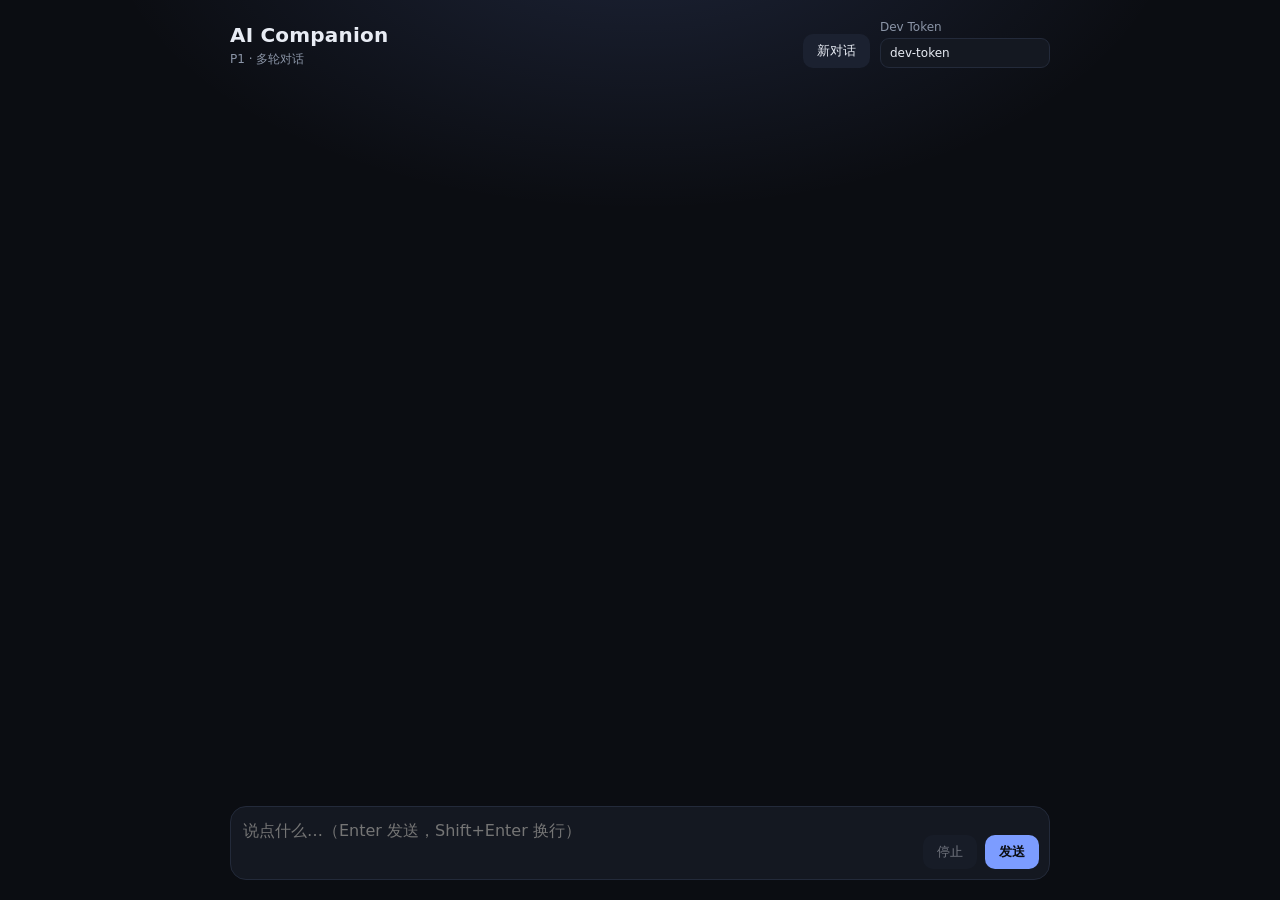
<file: web/index.html>
<!doctype html>
<html lang="zh-CN">
<head>
  <meta charset="utf-8" />
  <meta name="viewport" content="width=device-width, initial-scale=1" />
  <title>AI Companion · P1</title>
  <style>
    * { box-sizing: border-box; }

    :root {
      color-scheme: dark;
      --bg: #0b0d12;
      --panel: #141821;
      --panel-2: #1b2130;
      --border: #232a3a;
      --text: #e8ecf4;
      --muted: #8b95a7;
      --accent: #7c9cff;
      --user: #2a3550;
      --assistant: #171c27;
    }

    body {
      margin: 0;
      min-height: 100vh;
      background:
        radial-gradient(900px 500px at 50% -10%, rgba(124, 156, 255, 0.16), transparent 60%),
        var(--bg);
      color: var(--text);
      font-family: ui-sans-serif, system-ui, -apple-system, "Segoe UI", "PingFang SC",
        "Microsoft YaHei", sans-serif;
    }

    .app {
      max-width: 860px;
      height: 100vh;
      margin: 0 auto;
      padding: 20px;
      display: flex;
      flex-direction: column;
      gap: 14px;
    }

    header {
      display: flex;
      align-items: flex-end;
      justify-content: space-between;
      gap: 16px;
    }

    h1 {
      margin: 0;
      font-size: 20px;
      letter-spacing: 0.2px;
    }

    .status {
      margin: 4px 0 0;
      color: var(--muted);
      font-size: 12px;
    }

    .header-actions {
      display: flex;
      align-items: flex-end;
      gap: 10px;
    }

    .token {
      display: flex;
      flex-direction: column;
      gap: 4px;
      color: var(--muted);
      font-size: 12px;
      min-width: 150px;
    }

    .token input {
      width: 100%;
      padding: 7px 9px;
      border-radius: 9px;
      border: 1px solid var(--border);
      background: var(--panel);
      color: var(--text);
      font: inherit;
      font-size: 12px;
      outline: none;
    }

    .token input:focus { border-color: var(--accent); }

    .messages {
      flex: 1;
      overflow-y: auto;
      display: flex;
      flex-direction: column;
      gap: 10px;
      padding: 8px 4px;
      scroll-behavior: smooth;
    }

    .bubble {
      max-width: 78%;
      padding: 10px 14px;
      border-radius: 16px;
      line-height: 1.55;
      white-space: pre-wrap;
      word-break: break-word;
      font-size: 14px;
    }

    .bubble.user {
      align-self: flex-end;
      background: var(--user);
      border-bottom-right-radius: 4px;
    }

    .bubble.assistant {
      align-self: flex-start;
      background: var(--assistant);
      border: 1px solid var(--border);
      border-bottom-left-radius: 4px;
    }

    .composer {
      display: flex;
      align-items: flex-end;
      gap: 10px;
      padding: 10px;
      border: 1px solid var(--border);
      border-radius: 16px;
      background: var(--panel);
    }

    textarea {
      flex: 1;
      min-height: 42px;
      max-height: 140px;
      resize: none;
      border: 0;
      outline: none;
      background: transparent;
      color: var(--text);
      font: inherit;
      line-height: 1.5;
    }

    .actions { display: flex; gap: 8px; }

    button {
      border: 0;
      border-radius: 10px;
      padding: 8px 14px;
      font: inherit;
      font-size: 13px;
      cursor: pointer;
      transition: opacity 0.15s ease, transform 0.15s ease;
    }

    button:active { transform: translateY(1px); }
    button:disabled { opacity: 0.45; cursor: not-allowed; }

    #send {
      background: var(--accent);
      color: #0b0d12;
      font-weight: 600;
    }

    #stop, #new-chat {
      background: var(--panel-2);
      color: var(--text);
    }

    @media (max-width: 560px) {
      .app { padding: 12px; }
      header { align-items: flex-start; flex-direction: column; }
      .header-actions { width: 100%; justify-content: space-between; }
      .token { width: 100%; }
      .bubble { max-width: 90%; }
    }
  </style>
</head>
<body>
  <main class="app">
    <header>
      <div>
        <h1>AI Companion</h1>
        <p class="status" id="status">P1 · 多轮对话</p>
      </div>
      <div class="header-actions">
        <button type="button" id="new-chat">新对话</button>
        <label class="token">
          Dev Token
          <input id="token" value="dev-token" autocomplete="off" />
        </label>
      </div>
    </header>

    <section id="messages" class="messages" aria-live="polite"></section>

    <form id="composer" class="composer">
      <textarea id="input" rows="2" placeholder="说点什么…（Enter 发送，Shift+Enter 换行）"></textarea>
      <div class="actions">
        <button type="button" id="stop" disabled>停止</button>
        <button type="submit" id="send">发送</button>
      </div>
    </form>
  </main>

  <script>
    const messagesEl = document.getElementById("messages");
    const inputEl = document.getElementById("input");
    const sendEl = document.getElementById("send");
    const stopEl = document.getElementById("stop");
    const newChatEl = document.getElementById("new-chat");
    const statusEl = document.getElementById("status");
    const tokenEl = document.getElementById("token");

    const TOKEN_KEY = "ai_companion_token";
    const CONVERSATION_KEY = "ai_companion_conversation_id";

    tokenEl.value = localStorage.getItem(TOKEN_KEY) || "dev-token";
    let controller = null;
    let conversationId = localStorage.getItem(CONVERSATION_KEY);

    function newId() {
      if (crypto.randomUUID) return crypto.randomUUID();
      return `${Date.now()}-${Math.random().toString(16).slice(2)}`;
    }

    function addBubble(role, text = "") {
      const el = document.createElement("div");
      el.className = `bubble ${role}`;
      el.textContent = text;
      messagesEl.appendChild(el);
      messagesEl.scrollTop = messagesEl.scrollHeight;
      return el;
    }

    function setBusy(busy) {
      sendEl.disabled = busy;
      stopEl.disabled = !busy;
      statusEl.textContent = busy ? "P1 · 流式输出中…" : "P1 · 多轮对话";
    }

    function statusSuffix(status) {
      if (status === "aborted") return "\n[已停止]";
      if (status === "failed") return "\n[生成失败]";
      return "";
    }

    function clearConversation() {
      conversationId = null;
      localStorage.removeItem(CONVERSATION_KEY);
      messagesEl.innerHTML = "";
      statusEl.textContent = "P1 · 新对话";
    }

    async function restoreConversation() {
      if (!conversationId) {
        statusEl.textContent = "P1 · 多轮对话";
        return;
      }

      try {
        const response = await fetch(
          `/v1/conversations/${encodeURIComponent(conversationId)}/messages?limit=50`,
          { headers: { "Authorization": `Bearer ${tokenEl.value}` } }
        );

        if (!response.ok) {
          if (response.status === 404) {
            clearConversation();
          } else if (response.status === 401) {
            statusEl.textContent = "Token 无效，历史未加载";
          }
          return;
        }

        const data = await response.json();
        const items = data.messages || [];
        for (const message of items) {
          const suffix = message.role === "assistant" ? statusSuffix(message.status) : "";
          const text = message.content ? `${message.content}${suffix}` : suffix.trim();
          addBubble(message.role, text);
        }
        statusEl.textContent = items.length
          ? `P1 · 已恢复 ${items.length} 条消息`
          : "P1 · 多轮对话";
      } catch {
        statusEl.textContent = "P1 · 历史加载失败";
      }
    }

    function parseEventBlock(block) {
      const parsed = { event: "message", data: "", id: null };
      for (const line of block.split("\n")) {
        if (line.startsWith(":")) continue;
        if (line.startsWith("event:")) parsed.event = line.slice(6).trim();
        else if (line.startsWith("data:")) parsed.data += line.slice(5).trim();
        else if (line.startsWith("id:")) parsed.id = Number(line.slice(3).trim());
      }
      return parsed;
    }

    async function sendMessage() {
      const text = inputEl.value.trim();
      if (!text || controller) return;

      inputEl.value = "";
      addBubble("user", text);
      const assistantEl = addBubble("assistant", "");
      controller = new AbortController();
      setBusy(true);

      try {
        const response = await fetch("/v1/chat/stream", {
          method: "POST",
          headers: {
            "Content-Type": "application/json",
            "Authorization": `Bearer ${tokenEl.value}`,
            "Accept": "text/event-stream",
          },
          body: JSON.stringify({
            message: text,
            conversation_id: conversationId,
            client_message_id: newId(),
          }),
          signal: controller.signal,
        });

        if (!response.ok) {
          const detail = await response.text();
          throw new Error(`HTTP ${response.status}: ${detail}`);
        }
        if (!response.body) throw new Error("浏览器不支持流式响应");

        const reader = response.body.getReader();
        const decoder = new TextDecoder();
        let buffer = "";

        while (true) {
          const { value, done } = await reader.read();
          if (done) break;
          buffer += decoder.decode(value, { stream: true });

          let index;
          while ((index = buffer.indexOf("\n\n")) >= 0) {
            const block = buffer.slice(0, index);
            buffer = buffer.slice(index + 2);
            if (!block.trim()) continue;

            const { event, data } = parseEventBlock(block);
            if (!data) continue;

            let payload;
            try {
              payload = JSON.parse(data);
            } catch {
              continue;
            }

            if (event === "message_start") {
              conversationId = payload.conversation_id || conversationId;
              if (conversationId) {
                localStorage.setItem(CONVERSATION_KEY, conversationId);
              }
            } else if (event === "content_delta") {
              assistantEl.textContent += payload.delta || "";
              messagesEl.scrollTop = messagesEl.scrollHeight;
            } else if (event === "tool_call") {
              const name = payload.name || payload.call_id || "tool";
              assistantEl.textContent += `\n[调用工具：${name}]\n`;
            } else if (event === "tool_result") {
              const preview = payload.preview || payload.status || "ok";
              assistantEl.textContent += `[工具结果：${preview}]\n`;
            } else if (event === "error") {
              assistantEl.textContent += `\n[错误] ${payload.message || payload.code || "未知错误"}`;
            } else if (event === "message_end") {
              if (!assistantEl.textContent) assistantEl.textContent = "（无内容）";
            }
          }
        }
      } catch (error) {
        if (error.name === "AbortError") {
          assistantEl.textContent += "\n[已停止]";
        } else {
          assistantEl.textContent = `[请求失败] ${error.message}`;
        }
      } finally {
        controller = null;
        setBusy(false);
      }
    }

    document.getElementById("composer").addEventListener("submit", (event) => {
      event.preventDefault();
      sendMessage();
    });

    inputEl.addEventListener("keydown", (event) => {
      if (event.key === "Enter" && !event.shiftKey) {
        event.preventDefault();
        sendMessage();
      }
    });

    stopEl.addEventListener("click", () => {
      if (controller) controller.abort();
    });

    newChatEl.addEventListener("click", () => {
      if (controller) controller.abort();
      clearConversation();
    });

    tokenEl.addEventListener("change", () => {
      localStorage.setItem(TOKEN_KEY, tokenEl.value);
      messagesEl.innerHTML = "";
      restoreConversation();
    });

    restoreConversation();
  </script>
</body>
</html>
</file>
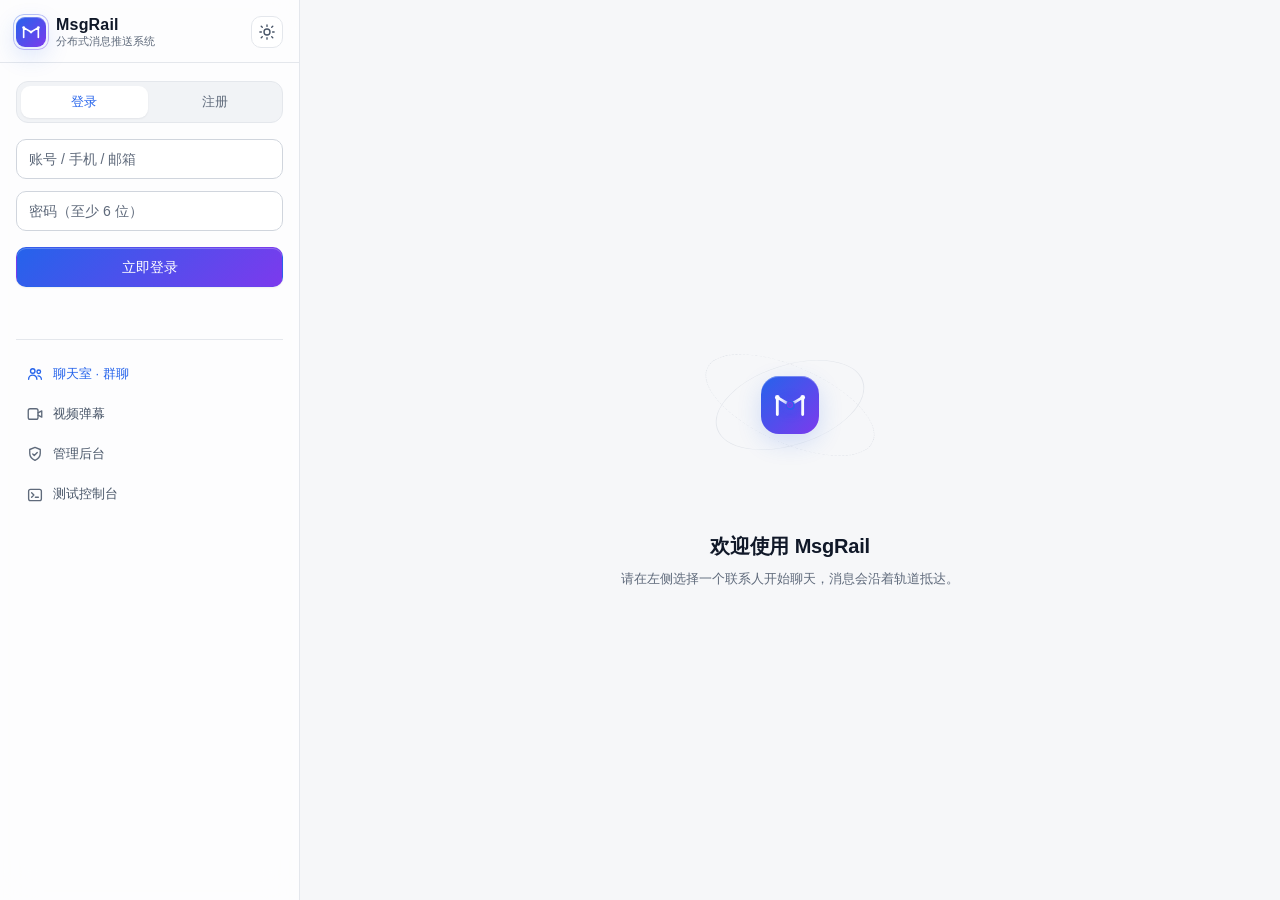
<file: web_demo/static/index.html>
<!DOCTYPE html>
<html lang="zh-CN">
<head>
  <meta charset="UTF-8" />
  <meta name="viewport" content="width=device-width, initial-scale=1" />
  <title>MsgRail · 消息中心</title>
  <meta name="description" content="MsgRail 分布式消息推送系统 · 单聊演示" />
  <link rel="icon" href="data:image/svg+xml,%3Csvg xmlns='http://www.w3.org/2000/svg' viewBox='0 0 24 24'%3E%3Crect width='24' height='24' rx='7' fill='%232563eb'/%3E%3Cpath d='M5 17V8l7 4.5L19 8v9' fill='none' stroke='white' stroke-width='2' stroke-linecap='round' stroke-linejoin='round'/%3E%3C/svg%3E" />
  <link rel="stylesheet" href="ui/tokens.css" />
  <link rel="stylesheet" href="ui/base.css" />
  <link rel="stylesheet" href="ui/chat.css" />
  <script src="ui/theme.js"></script>
  <script src="ui/icons.js"></script>
  <script src="auth.js"></script>
  <script src="ui/user_profile.js"></script>
</head>
<body class="chat-app">
  <div id="toast-container" role="status" aria-live="polite"></div>
  <!-- 左侧侧边栏 -->
  <aside id="sidebar">
    <div class="sidebar-header">
      <a class="brand" href="index.html" aria-label="MsgRail 消息中心">
        <span class="brand-mark">
          <svg class="mr-icon" aria-hidden="true"><use href="#i-logo"></use></svg>
        </span>
        <span class="brand-text">
          <span class="brand-name">MsgRail</span>
          <span class="brand-sub">分布式消息推送系统</span>
        </span>
      </a>
      <button class="theme-toggle" type="button" data-theme-toggle aria-pressed="false" aria-label="切换到深色模式" title="切换到深色模式">
        <svg class="mr-icon icon-sun" aria-hidden="true"><use href="#i-sun"></use></svg>
        <svg class="mr-icon icon-moon" aria-hidden="true"><use href="#i-moon"></use></svg>
      </button>
    </div>

    <!-- 1. 未登录状态：显示登录/注册 -->
    <div id="auth-panel">
      <div class="auth-tabs" role="tablist" aria-label="登录或注册">
        <button type="button" class="auth-tab active" data-mode="login" role="tab" aria-selected="true">登录</button>
        <button type="button" class="auth-tab" data-mode="register" role="tab" aria-selected="false">注册</button>
      </div>
      <div class="form-group">
        <input id="account" class="form-control" placeholder="账号 / 手机 / 邮箱" autocomplete="username" />
      </div>
      <div class="form-group hidden" id="nickname-group">
        <input id="nickname" class="form-control" placeholder="昵称（注册时可选）" />
      </div>
      <div class="form-group">
        <input id="password" type="password" class="form-control" placeholder="密码（至少 6 位）" autocomplete="current-password" />
      </div>
      <button id="login-btn" class="btn-primary btn-block">立即登录</button>
      <button id="register-btn" class="btn-primary btn-block hidden">注册并自动登录</button>
      <div id="login-status" class="status-text" role="status"></div>

      <nav class="auth-links" aria-label="其他演示页面">
        <a class="auth-link auth-link-accent" href="chatroom.html">
          <svg class="mr-icon" aria-hidden="true"><use href="#i-users"></use></svg>
          <span>聊天室 · 群聊</span>
        </a>
        <a class="auth-link" href="danmaku.html">
          <svg class="mr-icon" aria-hidden="true"><use href="#i-video"></use></svg>
          <span>视频弹幕</span>
        </a>
        <a class="auth-link" href="admin_chatroom.html">
          <svg class="mr-icon" aria-hidden="true"><use href="#i-shield"></use></svg>
          <span>管理后台</span>
        </a>
        <a class="auth-link" href="test.html">
          <svg class="mr-icon" aria-hidden="true"><use href="#i-terminal"></use></svg>
          <span>测试控制台</span>
        </a>
      </nav>
    </div>

    <!-- 2. 已登录状态：显示会话列表 + 底部个人信息 -->
    <div id="nav-panel" class="hidden">
      <!-- 搜索/新建会话区域 -->
      <div class="session-toolbar">
        <input id="to-user" class="form-control" placeholder="UserID 或昵称..." />
        <button id="start-chat-btn" class="btn-primary">私聊</button>
      </div>

      <!-- 功能入口 -->
      <nav class="side-nav-links" aria-label="功能入口">
        <a class="side-nav-link" href="contacts.html">
          <svg class="mr-icon" aria-hidden="true"><use href="#i-users"></use></svg>
          <span>联系人</span>
          <span id="friend-pending-badge" class="unread-badge hidden">0</span>
        </a>
        <a class="side-nav-link" href="profile.html">
          <svg class="mr-icon" aria-hidden="true"><use href="#i-spark"></use></svg>
          <span>我的资料</span>
        </a>
        <a class="side-nav-link" href="chatroom.html">
          <svg class="mr-icon" aria-hidden="true"><use href="#i-users"></use></svg>
          <span>聊天室</span>
        </a>
      </nav>

      <!-- 列表标题 -->
      <div class="session-section-label">
        <span>最近会话</span>
        <span class="section-actions">
          <span id="global-unread" class="unread-badge hidden">0</span>
          <button id="refresh-sessions-btn" type="button">刷新</button>
        </span>
      </div>

      <!-- 列表容器 -->
      <div id="session-list" class="session-list-container">
        <div class="session-empty">
          暂无历史会话<br />
          请在上方输入 UserID 或昵称
        </div>
      </div>

      <!-- 底部个人信息 -->
      <div class="user-profile-bar">
        <a class="mr-row profile-link" href="profile.html" title="编辑我的资料">
          <div id="my-avatar" class="avatar-placeholder">Me</div>
          <div class="user-meta">
            <span id="my-user-id" class="user-info">User -</span>
            <span class="user-status"><span class="mr-dot mr-dot-online"></span>在线</span>
          </div>
        </a>
        <button class="logout-btn" onclick="doLogout()">退出</button>
      </div>
    </div>
  </aside>

  <!-- 右侧主区域 -->
  <main id="main">
    <!-- 状态 A: 未选择会话 -->
    <div id="empty-state">
      <div class="empty-orbit" aria-hidden="true">
        <span class="orbit-ring"></span>
        <span class="orbit-ring ring-2"></span>
        <span class="orbit-core">
          <svg class="mr-icon" aria-hidden="true"><use href="#i-logo"></use></svg>
        </span>
        <span class="orbit-dot"></span>
        <span class="orbit-dot dot-2"></span>
        <span class="orbit-dot dot-3"></span>
      </div>
      <h3>欢迎使用 MsgRail</h3>
      <p>请在左侧选择一个联系人开始聊天，消息会沿着轨道抵达。</p>
    </div>

    <!-- 状态 B: 聊天窗口 -->
    <div id="chat-window" class="hidden">
      <div class="chat-header">
        <div class="chat-title-group with-avatar">
          <div id="chat-peer-avatar" class="avatar-placeholder chat-peer-avatar">?</div>
          <div>
            <span class="chat-title" id="chat-title">与 User ... 聊天中</span>
            <span class="chat-sub">Session ID <span id="session-id-disp" class="session-mono">-</span></span>
          </div>
        </div>
        <div class="chat-actions">
          <span class="unread-label">未读 <span id="unread-count">0</span></span>
          <button id="mark-read-btn" type="button">标记已读</button>
          <button id="load-more-btn" type="button">拉取更多历史</button>
        </div>
      </div>

      <div id="messages">
        <!-- 消息会动态插入这里 -->
      </div>

      <div id="input-area">
        <input id="image-file" type="file" accept="image/jpeg,image/png,image/webp" style="display:none" />
        <input id="video-file" type="file" accept="video/mp4,video/webm" style="display:none" />
        <input id="generic-file" type="file" style="display:none" />
        <div id="attach-panel" class="hidden" role="menu" aria-label="发送附件">
          <button type="button" class="attach-item" id="attach-image" role="menuitem">
            <span class="attach-icon">
              <svg class="mr-icon" aria-hidden="true"><use href="#i-image"></use></svg>
            </span>
            <span class="attach-label">图片</span>
          </button>
          <button type="button" class="attach-item" id="attach-video" role="menuitem">
            <span class="attach-icon">
              <svg class="mr-icon" aria-hidden="true"><use href="#i-video"></use></svg>
            </span>
            <span class="attach-label">视频</span>
          </button>
          <button type="button" class="attach-item" id="attach-file" role="menuitem">
            <span class="attach-icon">
              <svg class="mr-icon" aria-hidden="true"><use href="#i-file"></use></svg>
            </span>
            <span class="attach-label">文件</span>
          </button>
          <button type="button" class="attach-item" id="attach-ai-assistant" role="menuitem">
            <span class="attach-icon">
              <svg class="mr-icon" aria-hidden="true"><use href="#i-plus"></use></svg>
            </span>
            <span class="attach-label">AI 助手</span>
          </button>
          <button type="button" class="attach-item hidden" id="attach-ai-invite" role="menuitem">
            <span class="attach-icon">
              <svg class="mr-icon" aria-hidden="true"><use href="#i-plus"></use></svg>
            </span>
            <span class="attach-label">邀请小桁</span>
          </button>
        </div>
        <button id="plus-btn" type="button" title="发送图片/视频/文件" aria-label="更多功能"
                aria-haspopup="menu" aria-expanded="false" aria-controls="attach-panel">
          <svg class="mr-icon" aria-hidden="true"><use href="#i-plus"></use></svg>
        </button>
        <input id="msg-text" placeholder="输入消息，Enter 发送（可附带图片 / 视频 / 文件说明）" />
        <button id="send-btn" type="button">
          <svg class="mr-icon" aria-hidden="true"><use href="#i-send"></use></svg>
          <span>发送</span>
        </button>
      </div>
      <div id="upload-status" style="display:none"></div>
    </div>
  </main>

  <div id="image-lightbox" role="dialog" aria-modal="true" aria-label="图片预览">
    <button id="lightbox-close" type="button" title="关闭" aria-label="关闭">
      <svg class="mr-icon" aria-hidden="true"><use href="#i-close"></use></svg>
    </button>
    <img id="lightbox-img" alt="图片预览" />
    <div id="lightbox-caption"></div>
    <a id="lightbox-original" href="#" target="_blank" rel="noopener">查看原图</a>
  </div>

  <div id="video-lightbox" role="dialog" aria-modal="true" aria-label="视频预览">
    <button id="video-lightbox-close" type="button" title="关闭" aria-label="关闭">
      <svg class="mr-icon" aria-hidden="true"><use href="#i-close"></use></svg>
    </button>
    <video id="lightbox-video" controls playsinline preload="metadata"></video>
    <div id="video-lightbox-caption"></div>
  </div>

  <div id="message-menu" class="message-menu" role="menu" hidden></div>

  <div id="forward-modal" class="forward-modal" hidden>
    <div class="forward-panel" role="dialog" aria-modal="true"
         aria-label="转发消息">
      <div class="forward-head">
        <span>转发消息</span>
        <button id="forward-close" type="button" title="关闭"
                aria-label="关闭">×</button>
      </div>
      <div class="forward-hint">选择目标单聊；也可以直接输入 UserID</div>
      <div id="forward-session-list" class="forward-session-list"></div>
      <input id="forward-user-id" class="forward-user-input" type="number"
             min="1" placeholder="输入目标 UserID" />
      <div class="forward-actions">
        <button id="forward-cancel" type="button">取消</button>
        <button id="forward-confirm" type="button">转发</button>
      </div>
    </div>
  </div>

  <script>
    // 全局变量
    let ws = null;
    let currentUserId = null;
    let token = null;
    let currentSessionId = null; // 当前选中的会话ID
    let currentPeerId = null;    // 当前聊天的对象ID
    let lastHistorySeq = 0;      // 历史消息最大seq，用于标记已读
    // 单聊历史分页状态
    let historyAnchorSeq = 0;    // 当前已加载历史中最早一条的 msg_seq
    let historyHasMore = true;   // 是否还有更多历史
    let historyLoading = false;  // 是否正在加载
    let currentAuthMode = 'login';
    // WebSocket 重连状态
    let wsManualClose = false;   // 主动登出关闭，不触发重连
    let wsRetryCount = 0;
    let wsRetryTimer = null;
    // 资料 / 未读角标
    let myProfile = null;
    let navPollTimer = null;
    // 消息右键 / 长按菜单与转发
    let messageMenuEl = null;
    let forwardSource = null;
    let forwardTargetId = 0;
    let forwardLoading = false;
    let longPressTimer = null;
    let suppressClickUntil = 0;
    // P6 AI Companion
    let aiBots = null;
    let aiBotLoadPromise = null;
    const aiStreams = new Map(); // job_id -> { bubble, text, sessionId, stopBtn }

    // 配置
    const logicBase = window.location.protocol + '//' + window.location.hostname + ':9101';

    // 构造带 Authorization 的请求头
    function authHeaders() {
      const h = {'Content-Type': 'application/json'};
      if (token) h['Authorization'] = 'Bearer ' + token;
      return h;
    }

    // 统一 POST 封装：非 0 code 或非 2xx 都抛出带 status 的错误。
    async function apiPost(path, payload) {
      const resp = await fetch(logicBase + path, {
        method: 'POST',
        headers: authHeaders(),
        body: JSON.stringify(payload || {})
      });
      let body = {};
      try { body = await resp.json(); } catch (e) { body = {}; }
      if (!resp.ok || body.code !== 0) {
        const err = new Error(body.message || ('HTTP ' + resp.status));
        err.status = resp.status;
        throw err;
      }
      return body.data || {};
    }

    function contentObject(content) {
      if (!content) return null;
      if (typeof content === 'string') {
        try { return JSON.parse(content); } catch (e) { return null; }
      }
      return (typeof content === 'object') ? content : null;
    }

    function isPrivateAiSession(peerId) {
      return !!(aiBots && aiBots.private_bot &&
                Number(peerId) === Number(aiBots.private_bot.user_id));
    }

    function updateAiAttachMenu() {
      const inviteBtn = document.getElementById('attach-ai-invite');
      if (!inviteBtn) return;
      const show = !!(currentSessionId && aiBots &&
                      !isPrivateAiSession(currentPeerId));
      inviteBtn.classList.toggle('hidden', !show);
    }

    async function loadAiBots() {
      if (!token) return null;
      if (aiBots) return aiBots;
      if (aiBotLoadPromise) return aiBotLoadPromise;
      aiBotLoadPromise = apiPost('/api/ai/bots', {})
        .then(data => {
          aiBots = data;
          if (aiBots.private_bot) UserProfile.prime(aiBots.private_bot);
          if (aiBots.shared_bot) UserProfile.prime(aiBots.shared_bot);
          updateAiAttachMenu();
          return aiBots;
        })
        .catch(err => {
          console.warn('load ai bots failed', err);
          return null;
        })
        .finally(() => { aiBotLoadPromise = null; });
      return aiBotLoadPromise;
    }

    function setUnreadBadge(el, count) {
      if (!el) return;
      const n = Math.max(0, Number(count) || 0);
      el.textContent = n > 99 ? '99+' : String(n);
      el.classList.toggle('hidden', n <= 0);
    }
    const wsProtocol = window.location.protocol === 'https:' ? 'wss:' : 'ws:';
    const cometWsUrl = wsProtocol + '//' + window.location.hostname + ':9200/ws';

    // --- 媒体消息辅助 ---
    const mediaCache = new Map();
    let uploadingMedia = false;
    const MAX_IMAGE_BYTES = 20 * 1024 * 1024;
    const MAX_VIDEO_BYTES = 100 * 1024 * 1024;
    const MAX_FILE_BYTES = 50 * 1024 * 1024;

    function sleep(ms) {
      return new Promise(resolve => setTimeout(resolve, ms));
    }

    // 从 content（可能是对象、JSON 字符串或包装过一层）里取出图片内容。
    function extractImageContent(content) {
      if (!content) return null;
      let c = content;
      if (typeof c === 'string') {
        try { c = JSON.parse(c); } catch (e) { return null; }
      }
      if (c && c.type === 'image' && c.media_id) return c;
      if (c && c.content && typeof c.content === 'object' &&
          c.content.type === 'image' && c.content.media_id) {
        return c.content;
      }
      return null;
    }

    // 与 extractImageContent 结构一致，只是 type 为 video。
    function extractVideoContent(content) {
      if (!content) return null;
      let c = content;
      if (typeof c === 'string') {
        try { c = JSON.parse(c); } catch (e) { return null; }
      }
      if (c && c.type === 'video' && c.media_id) return c;
      if (c && c.content && typeof c.content === 'object' &&
          c.content.type === 'video' && c.content.media_id) {
        return c.content;
      }
      return null;
    }

    // 与 extractImageContent 结构一致，只是 type 为 file。
    function extractFileContent(content) {
      if (!content) return null;
      let c = content;
      if (typeof c === 'string') {
        try { c = JSON.parse(c); } catch (e) { return null; }
      }
      if (c && c.type === 'file' && c.media_id) return c;
      if (c && c.content && typeof c.content === 'object' &&
          c.content.type === 'file' && c.content.media_id) {
        return c.content;
      }
      return null;
    }

    function formatBytes(n) {
      const value = Number(n) || 0;
      if (value <= 0) return '0 B';
      const units = ['B', 'KB', 'MB', 'GB'];
      const idx = Math.min(
        Math.floor(Math.log(value) / Math.log(1024)), units.length - 1
      );
      const scaled = value / Math.pow(1024, idx);
      return (idx === 0 || scaled >= 10 ? Math.round(scaled) : scaled.toFixed(1)) +
             ' ' + units[idx];
    }

    function formatDuration(ms) {
      const total = Math.max(0, Math.floor((Number(ms) || 0) / 1000));
      const h = Math.floor(total / 3600);
      const m = Math.floor((total % 3600) / 60);
      const s = total % 60;
      const pad = n => (n < 10 ? '0' + n : String(n));
      return h > 0 ? h + ':' + pad(m) + ':' + pad(s) : m + ':' + pad(s);
    }

    function fileExtension(name) {
      const m = /\.([A-Za-z0-9]{1,8})$/.exec(name || '');
      return m ? m[1].toUpperCase().slice(0, 4) : 'FILE';
    }

    function fileIconColor(name, mime) {
      const ext = fileExtension(name).toLowerCase();
      if (ext === 'pdf') return '#e53935';
      if (ext === 'doc' || ext === 'docx') return '#1e88e5';
      if (ext === 'xls' || ext === 'xlsx' || ext === 'csv') return '#43a047';
      if (ext === 'ppt' || ext === 'pptx') return '#fb8c00';
      if (['zip', 'rar', '7z', 'gz', 'tar'].includes(ext)) return '#8e24aa';
      if ((mime || '').startsWith('image/')) return '#00897b';
      return '#607d8b';
    }

    // 文件下载：先换新签名 URL，再触发下载。签名 URL 带
    // response-content-disposition=attachment，浏览器不会直接渲染 HTML。
    async function downloadFileMessage(content) {
      try {
        const meta = await loadMediaMetadata(content.media_id, true);
        if (meta.status !== 'ready') {
          appendSystemMsg(meta.status === 'failed'
            ? '文件不可用：处理失败'
            : '文件尚未就绪，请稍后再试');
          return;
        }
        const url = meta.original && meta.original.url;
        if (!url) throw new Error('没有可用的下载地址');
        const a = document.createElement('a');
        a.href = url;
        a.download = content.name || meta.original_name || 'download.bin';
        a.rel = 'noopener';
        document.body.appendChild(a);
        a.click();
        a.remove();
      } catch (e) {
        appendSystemMsg('文件下载失败: ' + (e && e.message ? e.message : e));
      }
    }

    async function loadMediaMetadata(mediaId, force) {
      const now = Date.now();
      if (!force) {
        const hit = mediaCache.get(mediaId);
        if (hit && hit.expiresAt > now) return hit.data;
      }
      const resp = await fetch(
        logicBase + '/api/media/' + encodeURIComponent(mediaId),
        { method: 'GET', headers: authHeaders() }
      );
      const body = await resp.json();
      if (!resp.ok || body.code !== 0) {
        throw new Error(body.message || ('HTTP ' + resp.status));
      }
      const data = body.data || {};
      if (data.status === 'ready') {
        // 签名 URL 会在 expires_at 失效；缓存到最早过期时间前 30 秒。
        let expiresAt = now + 5 * 60 * 1000;
        const times = [];
        if (data.original && data.original.expires_at) {
          times.push(Number(data.original.expires_at));
        }
        Object.values(data.variants || {}).forEach(v => {
          if (v && v.expires_at) times.push(Number(v.expires_at));
        });
        if (times.length) {
          expiresAt = Math.min(expiresAt, Math.min(...times) * 1000 - 30000);
        }
        if (expiresAt <= now + 1000) expiresAt = now + 1000;
        mediaCache.set(mediaId, { data, expiresAt });
      }
      return data;
    }

    function pickVariant(meta, names) {
      const variants = (meta && meta.variants) || {};
      for (const name of names) {
        if (variants[name] && variants[name].url) return variants[name];
      }
      return null;
    }

    // 气泡直接用 320px thumb 清晰显示；
    // micro 只用于 lightbox 打开瞬间的占位，点开后再换成 preview。
    async function hydrateImageBubble(img, content, stateEl, attempt) {
      const tries = attempt || 0;
      if (!img.isConnected) return;
      try {
        // history 已内嵌 ready/failed 的 media 时直接使用；
        // processing 或缺失时再走单张接口轮询最新状态。
        const embedded = content.media;
        const meta = (embedded &&
          (embedded.status === 'ready' || embedded.status === 'failed'))
          ? embedded
          : await loadMediaMetadata(content.media_id);
        if (meta.status === 'ready') {
          const display = pickVariant(meta, ['thumb', 'micro', 'preview']) ||
                          meta.original;
          if (!display || !display.url) throw new Error('没有可用的缩略图');
          img.onload = () => {
            if (stateEl && stateEl.parentNode) stateEl.remove();
          };
          img.src = display.url;
          return;
        }
        if (meta.status === 'failed') {
          if (stateEl) stateEl.textContent = '图片处理失败';
          return;
        }
        if (stateEl) stateEl.textContent = '处理中...';
        if (tries < 60) {
          setTimeout(() => hydrateImageBubble(img, content, stateEl, tries + 1), 500);
        } else if (stateEl) {
          stateEl.textContent = '处理超时';
        }
      } catch (e) {
        if (tries < 3) {
          setTimeout(() => hydrateImageBubble(img, content, stateEl, tries + 1), 1000);
        } else if (stateEl) {
          stateEl.textContent = '图片加载失败';
        }
      }
    }

    async function openImageLightbox(content) {
      closeVideoLightbox();
      const box = document.getElementById('image-lightbox');
      const img = document.getElementById('lightbox-img');
      const caption = document.getElementById('lightbox-caption');
      const original = document.getElementById('lightbox-original');
      box.classList.add('show');
      img.classList.remove('clear');
      img.removeAttribute('src');
      caption.textContent = content.caption || '';
      original.style.display = 'none';
      try {
        const meta = await loadMediaMetadata(content.media_id, true);
        if (meta.status !== 'ready') {
          caption.textContent = meta.status === 'failed'
            ? '图片处理失败'
            : '图片仍在处理中，请稍后再试';
          return;
        }
        const micro = pickVariant(meta, ['micro', 'thumb']);
        const preview = pickVariant(meta, ['preview', 'thumb']) || meta.original;
        if (micro && micro.url) img.src = micro.url;
        if (preview && preview.url) {
          const preload = new Image();
          preload.onload = () => {
            img.src = preview.url;
            img.classList.add('clear');
          };
          preload.onerror = () => {
            if (meta.original && meta.original.url) img.src = meta.original.url;
            img.classList.add('clear');
          };
          preload.src = preview.url;
        } else if (meta.original && meta.original.url) {
          img.src = meta.original.url;
          img.classList.add('clear');
        }
        if (meta.original && meta.original.url) {
          original.href = meta.original.url;
          original.style.display = 'inline-block';
        }
      } catch (e) {
        caption.textContent = '图片加载失败: ' + (e.message || e);
      }
    }

    function closeImageLightbox() {
      document.getElementById('image-lightbox').classList.remove('show');
      const img = document.getElementById('lightbox-img');
      img.removeAttribute('src');
      img.classList.remove('clear');
    }

    // 视频卡片的 poster 是 640px JPEG，聊天列表不加载原视频。
    async function hydrateVideoPoster(content, img, stateEl, attempt) {
      const tries = attempt || 0;
      if (!img.isConnected) return;
      try {
        const embedded = content.media;
        const meta = (embedded &&
          (embedded.status === 'ready' || embedded.status === 'failed'))
          ? embedded
          : await loadMediaMetadata(content.media_id);
        if (meta.status === 'ready') {
          const poster = pickVariant(meta, ['poster']);
          if (poster && poster.url) {
            img.onload = () => {
              if (stateEl && stateEl.parentNode) stateEl.remove();
            };
            img.src = poster.url;
          } else if (stateEl) {
            stateEl.textContent = '封面加载失败';
          }
          return;
        }
        if (meta.status === 'failed') {
          if (stateEl) stateEl.textContent = '视频处理失败';
          return;
        }
        if (stateEl) stateEl.textContent = '处理中...';
        if (tries < 60) {
          setTimeout(() => hydrateVideoPoster(content, img, stateEl, tries + 1), 500);
        } else if (stateEl) {
          stateEl.textContent = '处理超时';
        }
      } catch (e) {
        if (tries < 3) {
          setTimeout(() => hydrateVideoPoster(content, img, stateEl, tries + 1), 1000);
        } else if (stateEl) {
          stateEl.textContent = '封面加载失败';
        }
      }
    }

    // 每次打开都强制刷新元数据，避免使用即将过期的签名 URL。
    async function openVideoLightbox(content) {
      closeImageLightbox();
      const box = document.getElementById('video-lightbox');
      const video = document.getElementById('lightbox-video');
      const caption = document.getElementById('video-lightbox-caption');
      box.classList.add('show');
      video.pause();
      video.removeAttribute('src');
      video.removeAttribute('poster');
      video.load();
      caption.textContent = content.caption || '';
      try {
        const meta = await loadMediaMetadata(content.media_id, true);
        if (meta.status !== 'ready') {
          caption.textContent = meta.status === 'failed'
            ? '视频处理失败'
            : '视频仍在处理中，请稍后再试';
          return;
        }
        const poster = pickVariant(meta, ['poster']);
        if (poster && poster.url) video.poster = poster.url;
        const original = meta.original && meta.original.url;
        if (!original) {
          caption.textContent = '没有可用的视频地址';
          return;
        }
        video.src = original;
        video.load();
        video.play().catch(() => {});
      } catch (e) {
        caption.textContent = '视频加载失败: ' + (e.message || e);
      }
    }

    function closeVideoLightbox() {
      const box = document.getElementById('video-lightbox');
      const video = document.getElementById('lightbox-video');
      if (!box || !video) return;
      box.classList.remove('show');
      video.pause();
      video.removeAttribute('src');
      video.removeAttribute('poster');
      video.load();
      const caption = document.getElementById('video-lightbox-caption');
      if (caption) caption.textContent = '';
    }

    function setUploadStatus(text) {
      const el = document.getElementById('upload-status');
      if (!el) return;
      if (!text) {
        el.style.display = 'none';
        el.textContent = '';
      } else {
        el.style.display = 'block';
        el.textContent = text;
      }
    }

    function guessImageMime(file) {
      if (file.type === 'image/jpeg' || file.type === 'image/png' ||
          file.type === 'image/webp') {
        return file.type;
      }
      const name = (file.name || '').toLowerCase();
      if (name.endsWith('.jpg') || name.endsWith('.jpeg')) return 'image/jpeg';
      if (name.endsWith('.png')) return 'image/png';
      if (name.endsWith('.webp')) return 'image/webp';
      return '';
    }

    function guessVideoMime(file) {
      if (file.type === 'video/mp4' || file.type === 'video/webm') {
        return file.type;
      }
      const name = (file.name || '').toLowerCase();
      if (name.endsWith('.mp4')) return 'video/mp4';
      if (name.endsWith('.webm')) return 'video/webm';
      return '';
    }

    // XHR 而不是 fetch：需要上传进度；PUT 直传 MinIO，不带业务 Authorization。
    function uploadFileWithProgress(url, file, contentType, onProgress, timeoutMs) {
      return new Promise((resolve, reject) => {
        const xhr = new XMLHttpRequest();
        xhr.open('PUT', url, true);
        xhr.timeout = timeoutMs || 60000;
        xhr.setRequestHeader('Content-Type', contentType);
        xhr.upload.onprogress = (e) => {
          if (e.lengthComputable && onProgress) {
            onProgress(Math.round(e.loaded * 100 / e.total));
          }
        };
        xhr.onload = () => {
          if (xhr.status >= 200 && xhr.status < 300) resolve();
          else reject(new Error('直传失败 HTTP ' + xhr.status));
        };
        xhr.onerror = () => reject(new Error('直传网络错误，请检查 MinIO 与 CORS'));
        xhr.ontimeout = () => reject(new Error('直传超时'));
        xhr.send(file);
      });
    }

    // ---- 视频 multipart 上传与断点续传 ----
    const VIDEO_UPLOAD_STATE_PREFIX = 'sparkpush.upload.video.v1.';

    function videoStateHash(text) {
      let h = 0x811c9dc5;
      for (let i = 0; i < text.length; ++i) {
        h ^= text.charCodeAt(i);
        h = Math.imul(h, 0x01000193) >>> 0;
      }
      return h.toString(16);
    }

    function videoStateKey(file) {
      return VIDEO_UPLOAD_STATE_PREFIX + videoStateHash(
        [file.name || '', file.size, file.lastModified || 0].join('|'));
    }

    function loadVideoUploadState(file) {
      try {
        const raw = localStorage.getItem(videoStateKey(file));
        if (!raw) return null;
        const state = JSON.parse(raw);
        if (String(state.file_name || '') !== String(file.name || '') ||
            Number(state.file_size) !== Number(file.size) ||
            Number(state.last_modified || 0) !== Number(file.lastModified || 0)) {
          return null;
        }
        if (state.expires_at && Date.now() / 1000 > Number(state.expires_at)) {
          localStorage.removeItem(videoStateKey(file));
          return null;
        }
        return state;
      } catch (e) {
        return null;
      }
    }

    function saveVideoUploadState(file, state) {
      try {
        localStorage.setItem(videoStateKey(file), JSON.stringify(state));
      } catch (e) {
        // localStorage 不可用不影响这次上传，只是不能跨刷新续传。
      }
    }

    function clearVideoUploadState(file) {
      try { localStorage.removeItem(videoStateKey(file)); } catch (e) {}
    }

    // UploadPart：每个分片独立进度，失败时把 HTTP status 带出来。
    function uploadPartWithProgress(url, blob, onProgress, timeoutMs) {
      return new Promise((resolve, reject) => {
        const xhr = new XMLHttpRequest();
        xhr.open('PUT', url, true);
        xhr.timeout = timeoutMs || 300000;
        xhr.upload.onprogress = (e) => {
          if (e.lengthComputable && onProgress) onProgress(e.loaded);
        };
        xhr.onload = () => {
          if (xhr.status >= 200 && xhr.status < 300) {
            resolve();
          } else {
            const err = new Error('分片上传失败 HTTP ' + xhr.status);
            err.status = xhr.status;
            reject(err);
          }
        };
        xhr.onerror = () => reject(new Error('分片上传网络错误，请检查 MinIO 与 CORS'));
        xhr.ontimeout = () => reject(new Error('分片上传超时'));
        xhr.send(blob);
      });
    }

    async function runUploadPool(items, limit, fn) {
      let next = 0;
      const runners = [];
      for (let i = 0; i < Math.min(limit, items.length); ++i) {
        runners.push((async () => {
          while (true) {
            const index = next++;
            if (index >= items.length) return;
            await fn(items[index]);
          }
        })());
      }
      await Promise.all(runners);
    }

    async function fetchMultipartStatus(mediaId) {
      try {
        return await apiPost('/api/media/upload/multipart/status',
                             {media_id: mediaId});
      } catch (e) {
        if (e.status === 404 || e.status === 409) return null;
        throw e;
      }
    }

    function multipartPartSize(n, partSize, partCount, totalSize) {
      if (n < partCount) return partSize;
      return Math.max(0, totalSize - partSize * (partCount - 1));
    }

    async function uploadMissingParts(file, mediaId, partSize, partCount,
                                       uploadedSet, opts) {
      const missing = [];
      for (let n = 1; n <= partCount; ++n) {
        if (!uploadedSet.has(n)) missing.push(n);
      }
      if (!missing.length) return;

      let completedBytes = 0;
      uploadedSet.forEach(n => {
        completedBytes += multipartPartSize(n, partSize, partCount, file.size);
      });
      const partProgress = new Map();
      const updateProgress = () => {
        let current = 0;
        partProgress.forEach(v => { current += v; });
        const pct = Math.min(99, Math.round(
          (completedBytes + current) * 100 / Math.max(1, file.size)));
        setUploadStatus('上传中 ' + pct + '%');
      };

      const batchSize = 20;
      for (let start = 0; start < missing.length; start += batchSize) {
        const batch = missing.slice(start, start + batchSize);
        const partList = await apiPost(
          '/api/media/upload/multipart/part_urls',
          {media_id: mediaId, part_numbers: batch});
        const urls = new Map();
        (partList.parts || []).forEach(p => {
          urls.set(Number(p.part_number), p.url);
        });

        await runUploadPool(batch, 3, async (n) => {
          let url = urls.get(n);
          if (!url) throw new Error('服务端没有返回分片 ' + n + ' 的上传地址');
          const begin = (n - 1) * partSize;
          const end = Math.min(file.size, begin + partSize);
          if (end <= begin) throw new Error('分片 ' + n + ' 范围为空');
          const blob = file.slice(begin, end);
          let attempt = 0;
          while (true) {
            try {
              await uploadPartWithProgress(
                url, blob,
                loaded => {
                  partProgress.set(n, Math.min(loaded, blob.size));
                  updateProgress();
                },
                opts.partTimeoutMs || 300000);
              partProgress.set(n, blob.size);
              completedBytes += blob.size;
              uploadedSet.add(n);
              updateProgress();
              return;
            } catch (e) {
              attempt++;
              if (attempt >= 3) {
                throw new Error('分片 ' + n + ' 上传失败: ' + e.message);
              }
              partProgress.set(n, 0);
              updateProgress();
              if (e.status === 403) {
                // 预签名 URL 过期，换新 URL 再试。
                try {
                  const refreshed = await apiPost(
                    '/api/media/upload/multipart/part_urls',
                    {media_id: mediaId, part_numbers: [n]});
                  const item = (refreshed.parts || [])[0];
                  if (item && item.url) url = item.url;
                } catch (refreshErr) {
                  // 保留原错误，继续退避重试。
                }
              }
              await sleep(500 * attempt);
            }
          }
        });
      }
    }

    async function waitForMediaReady(mediaId, label, opts) {
      let meta = null;
      const pollMax = (opts && opts.pollAttempts) || 60;
      for (let i = 0; i < pollMax; ++i) {
        meta = await loadMediaMetadata(mediaId, true);
        if (meta.status === 'ready') return meta;
        if (meta.status === 'failed') {
          throw new Error(meta.error || (label + '处理失败'));
        }
        await sleep(500);
      }
      throw new Error(label + '处理超时');
    }

    async function uploadVideoMultipart(file, mime, label, opts) {
      const state = loadVideoUploadState(file);
      let mediaId = null;
      let partSize = 0;
      let partCount = 0;
      let uploadedSet = new Set();
      let serverStatus = '';

      if (state) {
        setUploadStatus('检查断点...');
        const status = await fetchMultipartStatus(state.media_id);
        if (status) {
          mediaId = state.media_id;
          serverStatus = status.status || 'init';
          partSize = Number(status.part_size) || Number(state.part_size) || 0;
          partCount = Number(status.part_count) || Number(state.part_count) || 0;
          (status.uploaded_parts || []).forEach(p => {
            uploadedSet.add(Number(p.part_number));
          });
        } else {
          // 会话可能已完成/过期；先看 media 是否已经 ready/processing。
          try {
            const meta = await loadMediaMetadata(state.media_id, true);
            if (meta.status === 'ready' || meta.status === 'processing' ||
                meta.status === 'uploaded') {
              mediaId = state.media_id;
              serverStatus = meta.status;
            }
          } catch (e) {}
          if (!mediaId) clearVideoUploadState(file);
        }
      }

      if (!mediaId) {
        setUploadStatus('初始化上传...');
        const init = await apiPost('/api/media/upload/init', {
          kind: 'video',
          mime_type: mime,
          size_bytes: file.size,
          filename: file.name || 'video',
          multipart: true
        });
        if (init.upload_method !== 'multipart') {
          throw new Error('服务端未启用视频分片上传');
        }
        mediaId = init.media_id;
        partSize = Number(init.part_size);
        partCount = Number(init.part_count);
        serverStatus = 'init';
        uploadedSet = new Set();
        saveVideoUploadState(file, {
          media_id: mediaId,
          part_size: partSize,
          part_count: partCount,
          expires_at: Number(init.expires_at) || 0,
          file_name: file.name || '',
          file_size: file.size,
          last_modified: file.lastModified || 0
        });
      }

      if (partSize <= 0 || partCount <= 0 || partCount > 10000) {
        throw new Error('服务端返回的分片参数无效');
      }
      if (serverStatus === 'failed') {
        throw new Error('视频处理失败，请重新上传');
      }

      if (serverStatus === 'uploaded') {
        setUploadStatus('确认上传...');
        await apiPost('/api/media/upload/complete', {media_id: mediaId});
      } else if (serverStatus !== 'ready' && serverStatus !== 'processing') {
        await uploadMissingParts(file, mediaId, partSize, partCount,
                                 uploadedSet, opts || {});
        // complete 可能因为最后一片还没落盘/并发返回 409；补传后重试。
        for (let attempt = 0; ; ++attempt) {
          try {
            setUploadStatus('确认上传...');
            await apiPost('/api/media/upload/complete', {media_id: mediaId});
            break;
          } catch (e) {
            if (e.status !== 409 || attempt >= 2) throw e;
            const status = await fetchMultipartStatus(mediaId);
            if (!status) throw e;
            partSize = Number(status.part_size) || partSize;
            partCount = Number(status.part_count) || partCount;
            uploadedSet = new Set(
              (status.uploaded_parts || []).map(p => Number(p.part_number)));
            await uploadMissingParts(file, mediaId, partSize, partCount,
                                     uploadedSet, opts || {});
          }
        }
      }

      setUploadStatus(label === '视频'
        ? '服务端处理视频（必要时转码）...'
        : '服务端处理中...');
      const meta = await waitForMediaReady(mediaId, label, opts || {});
      clearVideoUploadState(file);
      return {mediaId, meta};
    }

    // 上传期间锁住加号与已启用的附件入口，避免并发上传互相覆盖状态提示。
    function setAttachmentBusy(busy) {
      ['plus-btn', 'attach-image', 'attach-video', 'attach-file',
       'attach-ai-assistant', 'attach-ai-invite'].forEach(id => {
        const el = document.getElementById(id);
        if (el) el.disabled = busy;
      });
    }

    // 浏览器给不出类型时退化为通用二进制，服务端仍会校验格式。
    function guessFileMime(file) {
      const mime = (file.type || '').trim();
      if (mime && mime.includes('/') && mime.length <= 128 &&
          !/[\s"\\]/.test(mime)) {
        return mime;
      }
      return 'application/octet-stream';
    }

    // 图片/视频/文件共用的直传流程：init -> PUT MinIO -> complete -> 等 ready。
    // 返回 media_id 与最新元数据（文件在 complete 时已同步 ready）。
    async function uploadMediaAsset(file, kind, mime, label, options) {
      const opts = options || {};
      if (kind === 'video') {
        return await uploadVideoMultipart(file, mime, label, opts);
      }
      setUploadStatus('上传中 0%');
      const initResp = await fetch(logicBase + '/api/media/upload/init', {
        method: 'POST',
        headers: authHeaders(),
        body: JSON.stringify({
          kind: kind,
          mime_type: mime,
          size_bytes: file.size,
          filename: file.name ||
            (kind === 'image' ? 'upload' : (kind === 'video' ? 'video' : 'file.bin'))
        })
      });
      const initBody = await initResp.json();
      if (!initResp.ok || initBody.code !== 0) {
        throw new Error(initBody.message || ('初始化失败 HTTP ' + initResp.status));
      }
      const mediaId = initBody.data.media_id;
      await uploadFileWithProgress(
        initBody.data.upload_url, file, mime,
        pct => setUploadStatus('上传中 ' + pct + '%'),
        opts.timeoutMs || 60000
      );

      setUploadStatus(
        kind === 'file' ? '确认上传...'
          : (kind === 'video' ? '服务端处理视频（必要时转码）...'
                              : '服务端处理中...')
      );
      const doneResp = await fetch(logicBase + '/api/media/upload/complete', {
        method: 'POST',
        headers: authHeaders(),
        body: JSON.stringify({ media_id: mediaId })
      });
      const doneBody = await doneResp.json();
      if (!doneResp.ok || doneBody.code !== 0) {
        throw new Error(doneBody.message || ('确认上传失败 HTTP ' + doneResp.status));
      }

      const meta = await waitForMediaReady(mediaId, label, opts);
      return { mediaId, meta };
    }

    async function sendImageFile(file) {
      if (!file) return;
      if (!currentPeerId) {
        alert('请先选择聊天对象');
        return;
      }
      if (!token) {
        appendSystemMsg('登录状态已失效，请重新登录');
        return;
      }
      if (uploadingMedia) return;
      const mime = guessImageMime(file);
      if (!mime) {
        alert('只支持 JPEG / PNG / WebP 图片');
        return;
      }
      if (file.size <= 0 || file.size > MAX_IMAGE_BYTES) {
        alert('图片大小必须在 20 MiB 以内');
        return;
      }
      const caption = document.getElementById('msg-text').value.trim();
      if (Array.from(caption).length > 500) {
        alert('图片说明不能超过 500 字');
        return;
      }

      uploadingMedia = true;
      setAttachPanel(false);
      setAttachmentBusy(true);
      const input = document.getElementById('image-file');
      try {
        const { mediaId, meta } =
          await uploadMediaAsset(file, 'image', mime, '图片');

        setUploadStatus('发送中...');
        const sendResp = await fetch(logicBase + '/api/message/send', {
          method: 'POST',
          headers: authHeaders(),
          body: JSON.stringify({
            to_user_id: Number(currentPeerId),
            msg_type: 'image',
            media_id: mediaId,
            caption: caption
          })
        });
        const sendBody = await sendResp.json();
        if (!sendResp.ok || sendBody.code !== 0) {
          throw new Error(sendBody.message || ('发送失败 HTTP ' + sendResp.status));
        }

        const sent = sendBody.data || {};
        const imageContent = {
          type: 'image',
          media_id: mediaId,
          width: meta.width,
          height: meta.height,
          dominant_color: meta.dominant_color,
          caption: caption
        };
        appendMsgRow(imageContent, true, currentUserId, undefined, {
          msg: {
            session_id: sent.session_id,
            msg_id: sent.msg_id,
            msg_seq: sent.msg_seq,
            msg_type: 'image',
            content: imageContent
          }
        });
        document.getElementById('msg-text').value = '';
      } catch (e) {
        appendSystemMsg('图片发送失败: ' + (e && e.message ? e.message : e));
      } finally {
        uploadingMedia = false;
        setAttachmentBusy(false);
        if (input) input.value = '';
        setUploadStatus('');
      }
    }

    // 视频：直传 MinIO；worker 只探测元数据 + 抽封面，不转码。
    async function sendVideoFile(file) {
      if (!file) return;
      if (!currentPeerId) {
        alert('请先选择聊天对象');
        return;
      }
      if (!token) {
        appendSystemMsg('登录状态已失效，请重新登录');
        return;
      }
      if (uploadingMedia) return;
      const mime = guessVideoMime(file);
      if (!mime) {
        alert('只支持 MP4 / WebM 视频');
        return;
      }
      if (file.size <= 0 || file.size > MAX_VIDEO_BYTES) {
        alert('视频大小必须在 100 MiB 以内');
        return;
      }
      const caption = document.getElementById('msg-text').value.trim();
      if (Array.from(caption).length > 500) {
        alert('视频说明不能超过 500 字');
        return;
      }

      uploadingMedia = true;
      setAttachPanel(false);
      setAttachmentBusy(true);
      const input = document.getElementById('video-file');
      try {
        const { mediaId, meta } = await uploadMediaAsset(
          file, 'video', mime, '视频',
          { timeoutMs: 840000, pollAttempts: 1200 }
        );

        setUploadStatus('发送中...');
        const sendResp = await fetch(logicBase + '/api/message/send', {
          method: 'POST',
          headers: authHeaders(),
          body: JSON.stringify({
            to_user_id: Number(currentPeerId),
            msg_type: 'video',
            media_id: mediaId,
            caption: caption
          })
        });
        const sendBody = await sendResp.json();
        if (!sendResp.ok || sendBody.code !== 0) {
          throw new Error(sendBody.message || ('发送失败 HTTP ' + sendResp.status));
        }

        const sent = sendBody.data || {};
        const videoContent = {
          type: 'video',
          media_id: mediaId,
          width: meta.width,
          height: meta.height,
          duration_ms: meta.duration_ms,
          mime_type: meta.mime_type || mime,
          size_bytes: meta.size_bytes || file.size,
          caption: caption
        };
        appendMsgRow(videoContent, true, currentUserId, undefined, {
          msg: {
            session_id: sent.session_id,
            msg_id: sent.msg_id,
            msg_seq: sent.msg_seq,
            msg_type: 'video',
            content: videoContent
          }
        });
        document.getElementById('msg-text').value = '';
      } catch (e) {
        appendSystemMsg('视频发送失败: ' + (e && e.message ? e.message : e));
      } finally {
        uploadingMedia = false;
        setAttachmentBusy(false);
        if (input) input.value = '';
        setUploadStatus('');
      }
    }

    // 普通文件：走同一套 MinIO 直传；服务端不转码，complete 后立即 ready。
    async function sendGenericFile(file) {
      if (!file) return;
      if (!currentPeerId) {
        alert('请先选择聊天对象');
        return;
      }
      if (!token) {
        appendSystemMsg('登录状态已失效，请重新登录');
        return;
      }
      if (uploadingMedia) return;
      if (file.size <= 0 || file.size > MAX_FILE_BYTES) {
        alert('文件大小必须在 50 MiB 以内');
        return;
      }
      const caption = document.getElementById('msg-text').value.trim();
      if (Array.from(caption).length > 500) {
        alert('文件说明不能超过 500 字');
        return;
      }
      const mime = guessFileMime(file);

      uploadingMedia = true;
      setAttachPanel(false);
      setAttachmentBusy(true);
      const input = document.getElementById('generic-file');
      try {
        const { mediaId, meta } =
          await uploadMediaAsset(file, 'file', mime, '文件');

        setUploadStatus('发送中...');
        const sendResp = await fetch(logicBase + '/api/message/send', {
          method: 'POST',
          headers: authHeaders(),
          body: JSON.stringify({
            to_user_id: Number(currentPeerId),
            msg_type: 'file',
            media_id: mediaId,
            caption: caption
          })
        });
        const sendBody = await sendResp.json();
        if (!sendResp.ok || sendBody.code !== 0) {
          throw new Error(sendBody.message || ('发送失败 HTTP ' + sendResp.status));
        }

        const sent = sendBody.data || {};
        const fileContent = {
          type: 'file',
          media_id: mediaId,
          name: meta.original_name || file.name || 'file.bin',
          mime_type: meta.mime_type || mime,
          size_bytes: meta.size_bytes || file.size,
          caption: caption
        };
        appendMsgRow(fileContent, true, currentUserId, undefined, {
          msg: {
            session_id: sent.session_id,
            msg_id: sent.msg_id,
            msg_seq: sent.msg_seq,
            msg_type: 'file',
            content: fileContent
          }
        });
        document.getElementById('msg-text').value = '';
      } catch (e) {
        appendSystemMsg('文件发送失败: ' + (e && e.message ? e.message : e));
      } finally {
        uploadingMedia = false;
        setAttachmentBusy(false);
        if (input) input.value = '';
        setUploadStatus('');
      }
    }

    // --- 资料与角标 ---
    async function refreshMyProfile() {
      if (!currentUserId || !token) return;
      try {
        const profile = await apiPost('/api/user/profile', {});
        myProfile = profile;
        UserProfile.prime(profile);
        const displayName = profile.name || ('User ' + currentUserId);
        document.getElementById('my-user-id').textContent =
          displayName + ' · ID ' + currentUserId;
        UserProfile.applyAvatar(
          document.getElementById('my-avatar'), profile, currentUserId);
        // 刷新本地缓存的昵称，供其他页面首屏使用。
        Auth.set(currentUserId, token, displayName);
      } catch (e) {
        console.warn('load my profile failed', e);
      }
    }

    async function refreshGlobalUnread() {
      if (!currentUserId) return;
      try {
        const data = await apiPost('/api/session/unread_summary', {});
        setUnreadBadge(document.getElementById('global-unread'), data.total);
      } catch (e) {
        console.warn('load unread summary failed', e);
      }
      try {
        const pending = await apiPost('/api/friend/pending_count', {});
        setUnreadBadge(document.getElementById('friend-pending-badge'),
                       pending.pending_count);
      } catch (e) {
        console.warn('load pending count failed', e);
      }
    }

    function startNavPolling() {
      stopNavPolling();
      if (!currentUserId) return;
      refreshGlobalUnread();
      navPollTimer = setInterval(() => {
        refreshGlobalUnread();
        loadSingleSessionList();
      }, 30000);
    }

    function stopNavPolling() {
      if (navPollTimer) {
        clearInterval(navPollTimer);
        navPollTimer = null;
      }
    }

    // --- 界面切换逻辑 ---
    function updateUIState() {
      const authPanel = document.getElementById('auth-panel');
      const navPanel = document.getElementById('nav-panel');
      const emptyState = document.getElementById('empty-state');
      const chatWindow = document.getElementById('chat-window');

      if (currentUserId) {
        // 已登录
        authPanel.classList.add('hidden');
        navPanel.classList.remove('hidden');
        const authNow = Auth.get();
        document.getElementById('my-user-id').textContent =
          (myProfile && myProfile.name) || (authNow && authNow.name) ||
          ('User ' + currentUserId);
        refreshMyProfile();
        loadAiBots();
        loadSingleSessionList(); // 自动刷新列表
        startNavPolling();
      } else {
        // 未登录
        stopNavPolling();
        authPanel.classList.remove('hidden');
        navPanel.classList.add('hidden');
        emptyState.classList.remove('hidden');
        chatWindow.classList.add('hidden');
      }
    }

    function doLogout() {
      Auth.clear(); // 清除本地缓存
      wsManualClose = true;
      if (wsRetryTimer) { clearTimeout(wsRetryTimer); wsRetryTimer = null; }
      wsRetryCount = 0;
      if (ws) ws.close();
      stopNavPolling();
      currentUserId = null;
      token = null;
      currentSessionId = null;
      currentPeerId = null;
      myProfile = null;
      ws = null;
      document.getElementById('messages').innerHTML = '';
      updateUIState();
    }

    function showChatWindow(peerId, sessionId) {
      currentPeerId = peerId;
      currentSessionId = sessionId;
      // 重置历史分页状态
      historyAnchorSeq = 0;
      historyHasMore = true;
      historyLoading = false;
      lastHistorySeq = 0;
      
      document.getElementById('empty-state').classList.add('hidden');
      document.getElementById('chat-window').classList.remove('hidden');
      
      const chatTitle = document.getElementById('chat-title');
      const chatAvatar = document.getElementById('chat-peer-avatar');
      chatTitle.textContent = '与 User ' + peerId + ' 聊天中';
      UserProfile.applyAvatar(chatAvatar, null, peerId);
      UserProfile.get(peerId).then(profile => {
        if (currentPeerId !== Number(peerId)) return;
        chatTitle.textContent =
          '与 ' + UserProfile.displayName(profile, peerId) + ' 聊天中';
        UserProfile.applyAvatar(chatAvatar, profile, peerId);
      }).catch(() => {});
      document.getElementById('session-id-disp').textContent = sessionId;
      updateAiAttachMenu();

      // 清空当前消息框并加载历史（首次）
      document.getElementById('messages').innerHTML = '';
      loadHistory(true);

      // 刷新未读数
      refreshUnread();
      
      // 高亮左侧列表项
      document.querySelectorAll('.session-item').forEach(el => {
         if(el.dataset.sid === sessionId) el.classList.add('active');
         else el.classList.remove('active');
      });
    }

    // --- 消息右键/长按菜单与转发 ---
    function ensureMessageMenu() {
      if (!messageMenuEl) {
        messageMenuEl = document.getElementById('message-menu');
      }
      return messageMenuEl;
    }

    function closeMessageMenu() {
      if (messageMenuEl) messageMenuEl.hidden = true;
    }

    function copyMessageText(text) {
      const value = typeof text === 'string' ? text : '';
      if (!value) return;
      const done = () => showToast('已复制');
      if (navigator.clipboard && navigator.clipboard.writeText) {
        navigator.clipboard.writeText(value).then(done).catch(() => {
          showToast('复制失败');
        });
      } else {
        showToast('当前浏览器不支持复制');
      }
    }

    function openMessageMenu(x, y, ctx) {
      const menu = ensureMessageMenu();
      if (!menu || !ctx) return;
      menu.innerHTML = '';
      const items = [];
      if (Number(ctx.msgSeq) > 0) {
        items.push({
          label: '转发',
          action: () => openForwardModal(ctx)
        });
      }
      const content = ctx.content;
      if (typeof content === 'string') {
        items.push({
          label: '复制文本',
          action: () => copyMessageText(content)
        });
      } else if (content && content.type === 'image') {
        items.push({
          label: '查看大图',
          action: () => openImageLightbox(content)
        });
      } else if (content && content.type === 'video') {
        items.push({
          label: '播放视频',
          action: () => openVideoLightbox(content)
        });
      } else if (content && content.type === 'file') {
        items.push({
          label: '下载文件',
          action: () => downloadFileMessage(content)
        });
      }
      if (!items.length) return;

      items.forEach(item => {
        const btn = document.createElement('button');
        btn.type = 'button';
        btn.textContent = item.label;
        btn.addEventListener('click', (e) => {
          e.stopPropagation();
          closeMessageMenu();
          item.action();
        });
        menu.appendChild(btn);
      });

      menu.hidden = false;
      menu.style.left = '0px';
      menu.style.top = '0px';
      const rect = menu.getBoundingClientRect();
      const left = Math.max(8, Math.min(x, window.innerWidth - rect.width - 8));
      const top = Math.max(8, Math.min(y, window.innerHeight - rect.height - 8));
      menu.style.left = left + 'px';
      menu.style.top = top + 'px';
      const first = menu.querySelector('button');
      if (first) first.focus();
    }

    function closeForwardModal() {
      const modal = document.getElementById('forward-modal');
      if (modal) modal.hidden = true;
      forwardSource = null;
      forwardTargetId = 0;
      const input = document.getElementById('forward-user-id');
      if (input) input.value = '';
    }

    function renderForwardSessions(sessions) {
      const list = document.getElementById('forward-session-list');
      if (!list) return;
      list.innerHTML = '';
      const seen = new Set();
      let count = 0;
      (sessions || []).forEach(s => {
        const uid = Number(s.peer_user_id);
        if (!uid || seen.has(uid)) return;
        seen.add(uid);
        count++;
        const item = document.createElement('button');
        item.type = 'button';
        item.className = 'forward-session-item';
        const avatar = document.createElement('div');
        avatar.className = 'avatar-placeholder';
        const profile = {
          user_id: uid,
          name: s.peer_name || ('User ' + uid),
          avatar_media_id: s.peer_avatar_media_id || '',
          avatar_url: s.peer_avatar_url || '',
          avatar_expires_at: s.peer_avatar_expires_at || 0
        };
        UserProfile.prime(profile);
        UserProfile.applyAvatar(avatar, profile, uid);
        const name = document.createElement('span');
        name.className = 'forward-name';
        name.textContent = profile.name;
        const id = document.createElement('span');
        id.className = 'forward-uid';
        id.textContent = 'ID ' + uid;
        item.appendChild(avatar);
        item.appendChild(name);
        item.appendChild(id);
        item.addEventListener('click', () => {
          forwardTargetId = uid;
          const input = document.getElementById('forward-user-id');
          if (input) input.value = '';
          list.querySelectorAll('.forward-session-item').forEach(el => {
            el.classList.toggle('selected', el === item);
          });
        });
        list.appendChild(item);
      });
      if (!count) {
        const empty = document.createElement('div');
        empty.className = 'forward-hint';
        empty.textContent = '暂无已有单聊，请直接输入 UserID';
        list.appendChild(empty);
      }
    }

    async function openForwardModal(ctx) {
      closeMessageMenu();
      if (!ctx || Number(ctx.msgSeq) <= 0) {
        showToast('消息尚未同步，请稍后再试');
        return;
      }
      forwardSource = ctx;
      forwardTargetId = 0;
      const modal = document.getElementById('forward-modal');
      const list = document.getElementById('forward-session-list');
      const input = document.getElementById('forward-user-id');
      if (input) input.value = '';
      if (list) {
        list.innerHTML = '<div class="forward-hint">加载会话列表...</div>';
      }
      if (modal) modal.hidden = false;
      try {
        const data = await apiPost('/api/session/list_single', {});
        renderForwardSessions(data.sessions || []);
      } catch (e) {
        if (list) {
          list.innerHTML = '<div class="forward-hint">会话列表加载失败，请直接输入 UserID</div>';
        }
      }
    }

    async function confirmForward() {
      if (forwardLoading || !forwardSource) return;
      const input = document.getElementById('forward-user-id');
      const target = Number(input && input.value) || Number(forwardTargetId);
      if (!target || target <= 0) {
        showToast('请选择或输入目标用户');
        return;
      }
      const btn = document.getElementById('forward-confirm');
      forwardLoading = true;
      if (btn) btn.disabled = true;
      try {
        await apiPost('/api/message/forward', {
          source_session_id: forwardSource.sessionId,
          source_msg_seq: forwardSource.msgSeq,
          to_user_id: target
        });
        closeForwardModal();
        showToast('已转发');
        if (Number(target) === Number(currentPeerId)) {
          // 转发接口只保证 Kafka 已接收，给 Job 一点持久化时间再刷新历史。
          await new Promise(resolve => setTimeout(resolve, 300));
          await loadHistory(true);
        } else {
          loadSingleSessionList();
        }
      } catch (e) {
        showToast('转发失败: ' + (e && e.message ? e.message : e));
      } finally {
        forwardLoading = false;
        if (btn) btn.disabled = false;
      }
    }

    (function setupMessageMenuEvents() {
      const messagesEl = document.getElementById('messages');
      if (!messagesEl) return;

      messagesEl.addEventListener('contextmenu', (e) => {
        const row = e.target.closest('.msg-row');
        if (!row || !row.__msgContext) return;
        e.preventDefault();
        openMessageMenu(e.clientX, e.clientY, row.__msgContext);
      });

      let startX = 0;
      let startY = 0;
      messagesEl.addEventListener('touchstart', (e) => {
        const row = e.target.closest('.msg-row');
        if (!row || !e.touches || e.touches.length !== 1) return;
        const touch = e.touches[0];
        startX = touch.clientX;
        startY = touch.clientY;
        if (longPressTimer) clearTimeout(longPressTimer);
        longPressTimer = setTimeout(() => {
          longPressTimer = null;
          const ctx = row.__msgContext;
          if (!ctx) return;
          openMessageMenu(startX, startY, ctx);
          suppressClickUntil = Date.now() + 800;
        }, 550);
      }, { passive: true });

      messagesEl.addEventListener('touchmove', (e) => {
        if (!longPressTimer || !e.touches || !e.touches.length) return;
        const touch = e.touches[0];
        if (Math.hypot(touch.clientX - startX, touch.clientY - startY) > 10) {
          clearTimeout(longPressTimer);
          longPressTimer = null;
        }
      }, { passive: true });

      ['touchend', 'touchcancel'].forEach(name => {
        messagesEl.addEventListener(name, () => {
          if (longPressTimer) clearTimeout(longPressTimer);
          longPressTimer = null;
        }, { passive: true });
      });

      messagesEl.addEventListener('click', (e) => {
        if (Date.now() < suppressClickUntil) {
          e.preventDefault();
          e.stopPropagation();
        }
      }, true);

      document.addEventListener('click', (e) => {
        const menu = ensureMessageMenu();
        if (menu && !menu.hidden && !menu.contains(e.target)) {
          closeMessageMenu();
        }
      });
      document.addEventListener('keydown', (e) => {
        if (e.key === 'Escape') {
          closeMessageMenu();
          closeForwardModal();
        }
      });
      window.addEventListener('resize', closeMessageMenu);
      window.addEventListener('scroll', closeMessageMenu, true);

      const closeBtn = document.getElementById('forward-close');
      const cancelBtn = document.getElementById('forward-cancel');
      const confirmBtn = document.getElementById('forward-confirm');
      const modal = document.getElementById('forward-modal');
      const userIdInput = document.getElementById('forward-user-id');
      if (closeBtn) closeBtn.addEventListener('click', closeForwardModal);
      if (cancelBtn) cancelBtn.addEventListener('click', closeForwardModal);
      if (confirmBtn) confirmBtn.addEventListener('click', confirmForward);
      if (userIdInput) {
        userIdInput.addEventListener('input', () => {
          forwardTargetId = 0;
          const list = document.getElementById('forward-session-list');
          if (list) {
            list.querySelectorAll('.forward-session-item').forEach(el => {
              el.classList.remove('selected');
            });
          }
        });
      }
      if (modal) {
        modal.addEventListener('click', (e) => {
          if (e.target === modal) closeForwardModal();
        });
      }
    })();

    // --- 消息渲染逻辑 ---
    function appendMsgRow(text, isMe, senderId, timeStr, options) {
      const msgsDiv = document.getElementById('messages');
      const opts = options || {};
      const prepend = !!opts.prepend;
      const keepScroll = !!opts.keepScroll;
      
      const row = document.createElement('div');
      row.className = 'msg-row ' + (isMe ? 'me' : 'other');
      const sourceMsg = opts.msg || null;
      row.__msgContext = {
        sessionId: (sourceMsg && sourceMsg.session_id) ||
          opts.sessionId || currentSessionId,
        msgSeq: sourceMsg ? Number(sourceMsg.msg_seq || 0)
                          : Number(opts.msgSeq || 0),
        msgId: (sourceMsg && sourceMsg.msg_id) || opts.msgId || '',
        msgType: (sourceMsg && sourceMsg.msg_type) || opts.msgType || '',
        content: text
      };

      const numericSender = Number(senderId) ||
        (isMe ? Number(currentUserId) : 0);
      const senderProfile = opts.sender || null;
      if (senderProfile && senderProfile.user_id) {
        UserProfile.prime(senderProfile);
      }
      const profileHint = senderProfile || (isMe ? myProfile : null);
      const authNow = Auth.get();
      const fallbackName = isMe
        ? ((profileHint && profileHint.name) ||
           (authNow && authNow.name) || '我')
        : ('User ' + (numericSender || '?'));

      // 头像
      const avatar = document.createElement('div');
      avatar.className = 'msg-avatar';
      UserProfile.applyAvatar(avatar, profileHint, numericSender);

      // 内容包裹
      const wrapper = document.createElement('div');
      wrapper.className = 'msg-content-wrapper';

      // 名字 + 时间
      const name = document.createElement('div');
      name.className = 'msg-name';
      const nameText = document.createElement('span');
      nameText.textContent = (profileHint && profileHint.name) || fallbackName;
      const timeSpan = document.createElement('span');
      timeSpan.className = 'msg-time';
      // 如果没有传入时间，就用当前时间
      timeSpan.textContent = timeStr || new Date().toLocaleTimeString();
      name.appendChild(nameText);
      name.appendChild(timeSpan);
      if (!profileHint && numericSender) {
        UserProfile.hydrate(avatar, numericSender, nameText, fallbackName);
      }
      
      // 气泡
      const bubble = document.createElement('div');
      bubble.className = 'msg-bubble';
      const imageContent = extractImageContent(text);
      const videoContent = imageContent ? null : extractVideoContent(text);
      const fileContent =
        (imageContent || videoContent) ? null : extractFileContent(text);
      // 图片/视频气泡要等 row 挂到 DOM 后再 hydrate：hydrate 函数开头会检查
      // img.isConnected，提前调用会被直接 return，导致封面永远不加载。
      let pendingImage = null;
      let pendingVideo = null;
      if (imageContent) {
        bubble.classList.add('msg-image-bubble');
        const frame = document.createElement('div');
        frame.className = 'msg-image-frame';
        if (imageContent.dominant_color) {
          frame.style.background = imageContent.dominant_color;
        }
        const img = document.createElement('img');
        img.className = 'msg-image-preview';
        img.alt = imageContent.caption || '图片';
        if (imageContent.width && imageContent.height) {
          img.style.aspectRatio =
            imageContent.width + ' / ' + imageContent.height;
        }
        const state = document.createElement('div');
        state.className = 'msg-image-state';
        state.textContent = '加载中...';
        frame.appendChild(img);
        frame.appendChild(state);
        frame.onclick = () => openImageLightbox(imageContent);
        bubble.appendChild(frame);
        if (imageContent.caption) {
          const caption = document.createElement('div');
          caption.className = 'msg-image-caption';
          caption.textContent = imageContent.caption;
          bubble.appendChild(caption);
        }
        pendingImage = { img, state, content: imageContent };
      } else if (videoContent) {
        bubble.classList.add('msg-video-bubble');
        const card = document.createElement('div');
        card.className = 'msg-video-card';
        if (videoContent.width && videoContent.height) {
          card.style.aspectRatio =
            videoContent.width + ' / ' + videoContent.height;
        }
        const poster = document.createElement('img');
        poster.className = 'msg-video-poster';
        poster.alt = videoContent.caption || '视频';
        const state = document.createElement('div');
        state.className = 'msg-video-state';
        state.textContent = '加载中...';
        const play = document.createElement('div');
        play.className = 'msg-video-play';
        play.innerHTML =
          '<svg class="mr-icon" aria-hidden="true"><use href="#i-play"></use></svg>';
        const duration = document.createElement('div');
        duration.className = 'msg-video-duration';
        duration.textContent = formatDuration(videoContent.duration_ms);
        card.appendChild(poster);
        card.appendChild(state);
        card.appendChild(play);
        card.appendChild(duration);
        card.onclick = () => openVideoLightbox(videoContent);
        bubble.appendChild(card);
        if (videoContent.caption) {
          const caption = document.createElement('div');
          caption.className = 'msg-video-caption';
          caption.textContent = videoContent.caption;
          bubble.appendChild(caption);
        }
        pendingVideo = { img: poster, state, content: videoContent };
      } else if (fileContent) {
        bubble.classList.add('msg-file-bubble');
        const card = document.createElement('div');
        card.className = 'msg-file-card';

        const icon = document.createElement('div');
        icon.className = 'msg-file-icon';
        icon.textContent = fileExtension(fileContent.name);
        icon.style.background =
          fileIconColor(fileContent.name, fileContent.mime_type);

        const info = document.createElement('div');
        info.className = 'msg-file-info';
        const nameEl = document.createElement('div');
        nameEl.className = 'msg-file-name';
        nameEl.textContent = fileContent.name || '未命名文件';
        nameEl.title = fileContent.name || '';
        const metaEl = document.createElement('div');
        metaEl.className = 'msg-file-meta';
        const sizeText = fileContent.size_bytes
          ? formatBytes(fileContent.size_bytes) + ' · ' : '';
        metaEl.textContent = sizeText + '点击下载';

        info.appendChild(nameEl);
        info.appendChild(metaEl);
        card.appendChild(icon);
        card.appendChild(info);
        bubble.appendChild(card);
        if (fileContent.caption) {
          const caption = document.createElement('div');
          caption.className = 'msg-file-caption';
          caption.textContent = fileContent.caption;
          bubble.appendChild(caption);
        }
        bubble.title = '下载 ' + (fileContent.name || '文件');
        bubble.onclick = () => downloadFileMessage(fileContent);
      } else {
        bubble.textContent = typeof text === 'string' ? text : String(text);
      }

      wrapper.appendChild(name);
      wrapper.appendChild(bubble);
      
      row.appendChild(avatar);
      row.appendChild(wrapper);
      
      if (prepend && msgsDiv.firstChild) {
        msgsDiv.insertBefore(row, msgsDiv.firstChild);
      } else {
        msgsDiv.appendChild(row);
      }

      if (pendingImage) {
        hydrateImageBubble(pendingImage.img, pendingImage.content, pendingImage.state, 0);
      }
      if (pendingVideo) {
        hydrateVideoPoster(pendingVideo.content, pendingVideo.img, pendingVideo.state, 0);
      }

      if (!prepend && !keepScroll) {
        msgsDiv.scrollTop = msgsDiv.scrollHeight;
      }
      return { row, bubble };
    }

    function appendSystemMsg(text) {
      const msgsDiv = document.getElementById('messages');
      const el = document.createElement('div');
      el.className = 'msg-system';
      el.textContent = text;
      msgsDiv.appendChild(el);
      msgsDiv.scrollTop = msgsDiv.scrollHeight;
    }

    // P6：气氛组邀请/加入/退出用居中的系统卡片展示。
    function appendAiSystemCard(content, opts) {
      const c = contentObject(content);
      if (!c || c.type !== 'system' || !c.event) return false;
      const options = opts || {};
      const msgsDiv = document.getElementById('messages');
      const card = document.createElement('div');
      card.className = 'msg-system msg-system-card';
      const text = document.createElement('div');
      text.textContent = c.text || '';
      card.appendChild(text);

      if (c.event === 'bot_invite' && c.status === 'pending' &&
          Number(c.inviter_id) !== Number(currentUserId)) {
        const actions = document.createElement('div');
        actions.className = 'msg-system-actions';
        const accept = document.createElement('button');
        accept.type = 'button';
        accept.className = 'msg-system-btn primary';
        accept.textContent = '同意';
        const reject = document.createElement('button');
        reject.type = 'button';
        reject.className = 'msg-system-btn';
        reject.textContent = '拒绝';
        const respond = async (ok) => {
          try {
            await apiPost('/api/ai/respond', {
              session_id: options.sessionId || currentSessionId,
              accept: ok
            });
            actions.remove();
            text.textContent = ok ? '你已同意小桁加入' : '你已拒绝小桁加入';
          } catch (e) {
            showToast('操作失败: ' + (e && e.message ? e.message : e));
          }
        };
        accept.onclick = () => respond(true);
        reject.onclick = () => respond(false);
        actions.appendChild(accept);
        actions.appendChild(reject);
        card.appendChild(actions);
      } else if (c.event === 'bot_invite' && c.status === 'pending') {
        const hint = document.createElement('div');
        hint.className = 'msg-time';
        hint.textContent = '等待对方同意';
        card.appendChild(hint);
      }

      if (options.prepend && msgsDiv.firstChild) {
        msgsDiv.insertBefore(card, msgsDiv.firstChild);
      } else {
        msgsDiv.appendChild(card);
        if (!options.keepScroll) msgsDiv.scrollTop = msgsDiv.scrollHeight;
      }
      return true;
    }

    function handleAiStream(content) {
      const c = contentObject(content);
      if (!c || c.type !== 'ai_stream') return false;
      if (c.session_id && c.session_id !== currentSessionId) return true;

      let state = aiStreams.get(c.job_id);
      if (!c.error && !state) {
        const profile = { user_id: Number(c.bot_user_id), name: '小桁' };
        UserProfile.prime(profile);
        const created = appendMsgRow('', false, c.bot_user_id, '',
                                     { sender: profile, keepScroll: true });
        created.bubble.classList.add('msg-ai-stream');
        const stopBtn = document.createElement('button');
        stopBtn.type = 'button';
        stopBtn.className = 'ai-stop-btn';
        stopBtn.textContent = '停止回复';
        state = {
          bubble: created.bubble,
          text: '',
          sessionId: c.session_id || currentSessionId,
          stopBtn
        };
        aiStreams.set(c.job_id, state);
        if (Number(c.mentioner_id) === Number(currentUserId)) {
          stopBtn.onclick = () => stopAiReply(c.job_id, state);
          created.bubble.parentElement.appendChild(stopBtn);
        }
      }

      if (c.stopped) {
        if (state) {
          state.bubble.classList.add('msg-ai-error');
          state.bubble.textContent = (state.text || '') +
            (state.text ? '\n' : '') + '[已停止]';
          if (state.stopBtn) state.stopBtn.remove();
          state.stopBtn = null;
        }
        return true;
      }

      if (c.error) {
        const message = c.error.message || c.error.code || 'AI 回复失败';
        if (state) {
          state.bubble.classList.add('msg-ai-error');
          state.bubble.textContent = (state.text || '') +
            (state.text ? '\n' : '') + '小桁回复失败：' + message;
          if (state.stopBtn) state.stopBtn.remove();
          state.stopBtn = null;
        } else {
          appendSystemMsg('小桁回复失败：' + message);
        }
        return true;
      }

      if (state && typeof c.delta === 'string') {
        state.text += c.delta;
        state.bubble.textContent = state.text;
        const msgsDiv = document.getElementById('messages');
        msgsDiv.scrollTop = msgsDiv.scrollHeight;
      }
      return true;
    }

    function maybeFinalizeAiStream(obj) {
      const c = (obj && obj.ai_job_id)
        ? obj
        : contentObject(obj && obj.content);
      if (!c || !c.ai_job_id) return false;
      const state = aiStreams.get(c.ai_job_id);
      if (!state) return false;
      state.bubble.textContent = c.content || c.text || state.text;
      if (state.stopBtn) state.stopBtn.remove();
      aiStreams.delete(c.ai_job_id);
      return true;
    }

    async function stopAiReply(jobId, state) {
      try {
        await apiPost('/api/ai/stop', { job_id: jobId });
        if (state) {
          if (state.stopBtn) state.stopBtn.remove();
          state.stopBtn = null;
          state.bubble.classList.add('msg-ai-error');
          state.bubble.textContent = (state.text || '') +
            (state.text ? '\n' : '') + '[已停止]';
        }
      } catch (e) {
        showToast('停止失败: ' + (e && e.message ? e.message : e));
      }
    }

    async function openAiAssistant() {
      try {
        const bots = await loadAiBots();
        if (!bots || !bots.private_bot) throw new Error('AI 助手未配置');
        await openSingleChat(bots.private_bot.user_id);
      } catch (e) {
        showToast('打开 AI 助手失败: ' + (e && e.message ? e.message : e));
      }
    }

    async function inviteSharedBot() {
      if (!currentSessionId) {
        showToast('请先打开一个单聊');
        return;
      }
      try {
        await apiPost('/api/ai/invite', { session_id: currentSessionId });
        showToast('邀请已发送，等待对方同意');
      } catch (e) {
        showToast('邀请失败: ' + (e && e.message ? e.message : e));
      }
    }

    // --- 核心业务逻辑 (复用原有逻辑，适配新UI) ---
    
    // 1. 登录/注册
    async function doLoginOrRegister(mode) {
      const account = document.getElementById('account').value.trim();
      const passwordRaw = document.getElementById('password').value;
      const nickname = document.getElementById('nickname').value.trim();
      const statusEl = document.getElementById('login-status');
      
      if (!account || !passwordRaw) {
        statusEl.textContent = '请输入账号和密码';
        return;
      }
      if (passwordRaw.length < 6) {
        statusEl.textContent = '密码至少 6 位';
        return;
      }
      const password = hashPassword(passwordRaw);

      try {
        statusEl.textContent = '请求中...';
        const url = logicBase + (mode === 'register' ? '/api/register' : '/api/login');
        const body = { account, password };
        if (mode === 'register' && nickname) {
             body.name = nickname;
        }

        const resp = await fetch(url, {
          method: 'POST',
          headers: { 'Content-Type': 'application/json' },
          body: JSON.stringify(body)
        });
        const data = await resp.json();
        
        if (data.code !== 0) {
          statusEl.textContent = data.message;
          return;
        }
        
        // 成功
        currentUserId = data.data.user_id;
        token = data.data.token;
        // 缓存本地：登录响应已经带回数据库里的当前昵称。
        Auth.set(currentUserId, token,
                 data.data.name || body.name || ('User ' + currentUserId));
        
        statusEl.textContent = '';
        
        // 连接 WebSocket
        connectWebSocket();
        // 切换 UI
        updateUIState();
        
      } catch (e) {
        statusEl.textContent = '网络异常: ' + e;
      }
    }

    // 2. WebSocket
    function connectWebSocket() {
      if (!token) return;
      if (wsRetryTimer) { clearTimeout(wsRetryTimer); wsRetryTimer = null; }
      if (ws) {
        // 复用旧连接的 close 事件会误触发重连，先摘掉回调再关闭
        ws.onopen = ws.onmessage = ws.onerror = ws.onclose = null;
        ws.close();
        ws = null;
      }

      wsManualClose = false;
      const socket = new WebSocket(cometWsUrl + '?token=' + encodeURIComponent(token));
      let opened = false;
      ws = socket;

      socket.onopen = () => {
        if (ws !== socket) return;
        console.log('WS Connected');
        opened = true;
        wsRetryCount = 0;
        // 如果在聊天窗口，可以显示一条小提示
        if (currentSessionId) appendSystemMsg('已连接服务器');
      };
      
      socket.onmessage = (ev) => {
        if (ws !== socket) return;
        try {
          const obj = JSON.parse(ev.data);
          if (obj.type === 'ai_stream') {
            if (currentSessionId && obj.session_id &&
                obj.session_id !== currentSessionId) {
              loadSingleSessionList();
              return;
            }
            handleAiStream(obj);
            return;
          }
          if (obj.type === 'system' && obj.event) {
            if (currentSessionId && obj.session_id &&
                obj.session_id !== currentSessionId) {
              loadSingleSessionList();
              refreshGlobalUnread();
              return;
            }
            appendAiSystemCard(obj, { sessionId: obj.session_id });
            markCurrentSessionRead();
            loadSingleSessionList();
            return;
          }
          if (obj.type === 'text' && obj.ai_job_id) {
            if (currentSessionId && obj.session_id &&
                obj.session_id !== currentSessionId) {
              loadSingleSessionList();
              return;
            }
            if (!maybeFinalizeAiStream(obj)) {
              const senderId = Number(obj.from_user_id ||
                                      obj.bot_user_id || 0);
              appendMsgRow(obj.content, false, senderId, '',
                           { sender: { user_id: senderId, name: '小桁' } });
            }
            markCurrentSessionRead();
            return;
          }
          if (obj.type === 'ack') {
            // console.log('Ack:', obj.msg_id);
          } else if (obj.type === 'single_chat') {
             // 收到单聊消息
             // const sender = obj.sender_id; // 假设后端下发 sender_id
             const wsContent = contentObject(obj.content);
             const wsRawSessionId = obj.session_id ||
               (wsContent && wsContent.session_id) || '';
             const wsBelongs = !currentSessionId || !wsRawSessionId ||
               wsRawSessionId === currentSessionId;

             if (wsContent && wsContent.type === 'ai_stream') {
               if (!wsBelongs) {
                 loadSingleSessionList();
                 return;
               }
               handleAiStream(wsContent);
               return;
             }
             if (wsContent && wsContent.type === 'system' && wsContent.event) {
               if (!wsBelongs) {
                 loadSingleSessionList();
                 refreshGlobalUnread();
                 return;
               }
               appendAiSystemCard(wsContent, {
                 sessionId: wsRawSessionId || currentSessionId
               });
               markCurrentSessionRead();
               loadSingleSessionList();
               return;
             }
             if (wsContent && wsContent.ai_job_id) {
               if (!wsBelongs) {
                 loadSingleSessionList();
                 return;
               }
               if (maybeFinalizeAiStream(obj)) {
                 markCurrentSessionRead();
                 return;
               }
             }

             const imageContent = extractImageContent(obj.content);
             const videoContent = extractVideoContent(obj.content);
             const fileContent = extractFileContent(obj.content);
             const t = getMsgText(obj);
             console.log('obj', obj);
             
             // 尝试解析 client_msg_id 作为时间戳 (临时方案)
             // 最好后端直接下发 send_time
             let timeStr = '';
             if(obj.client_msg_id && /^\d+$/.test(obj.client_msg_id)) {
                timeStr = new Date(parseInt(obj.client_msg_id)).toLocaleTimeString();
             }

             const senderId = Number(obj.from_user_id || obj.sender_id || 0);
             const receiverId = Number(obj.to_user_id || 0);
             const messageSessionId = obj.session_id || (
               obj.msg_id && obj.msg_id.startsWith('single:')
                 ? obj.msg_id.slice(0, obj.msg_id.lastIndexOf('-'))
                 : null
             );
             const expectedSessionId = senderId && receiverId
               ? buildSingleSessionId(senderId, receiverId)
               : null;
             const belongsToCurrentSession = currentSessionId && (
               (messageSessionId && messageSessionId === currentSessionId) ||
               (expectedSessionId && expectedSessionId === currentSessionId) ||
               (!obj.session_id && !receiverId && senderId === Number(currentPeerId))
             );

             if (!belongsToCurrentSession) {
               if (senderId) {
                 UserProfile.get(senderId).then(profile => {
                   showToast('收到 ' + UserProfile.displayName(profile, senderId) +
                             ' 的新消息: ' + t);
                 }).catch(() => {
                   showToast('收到 User ' + senderId + ' 的新消息: ' + t);
                 });
               }
               loadSingleSessionList();
               refreshGlobalUnread();
               setTimeout(loadSingleSessionList, 500);
               setTimeout(loadSingleSessionList, 1500);
               return;
             }

             const isMe = senderId === Number(currentUserId);
             appendMsgRow(videoContent || imageContent || fileContent || t,
                          isMe, senderId, timeStr,
                          { sender: obj.sender, msg: obj });
             // 正在看这个会话：收到即视为已读。
             if (!isMe) markCurrentSessionRead();
          } else if (obj.type === 'system_broadcast') {
             // 处理系统广播
             // scope: "all" 为全局推送；scope: "group" 为房间/群推送
             const scope = obj.scope || 'all';
             // 单聊页面忽略房间级推送（仅群聊/聊天室页面关心）
             if (scope === 'group') {
               console.log('Ignore group-scope broadcast in single-chat page:', obj);
               return;
             }

             let text = '';
             if (obj.content && obj.content.text) text = obj.content.text;
             else if (typeof obj.content === 'string') text = obj.content;
             else text = JSON.stringify(obj.content);
             
             showToast('全员广播: ' + text);
             
             // 同时如果打开了聊天窗口，也显示一条系统消息
             if (currentSessionId) {
                appendSystemMsg('收到全员广播: ' + text);
             }
          } else {
             console.log('Other msg:', obj);
          }
        } catch(e) {
          console.error(e);
        }
      };
      
      socket.onclose = () => {
        if (ws !== socket) return;
        console.log('WS Closed');
        ws = null;
        if (wsManualClose) return;

        if (!opened) {
          verifyTokenAfterHandshakeFailure();
          return;
        }

        scheduleReconnect();
      };
    }

    async function verifyTokenAfterHandshakeFailure() {
      if (!token) return;
      const tokenAtFailure = token;
      try {
        const resp = await fetch(logicBase + '/api/session/list_single', {
          method: 'POST',
          headers: authHeaders(),
          body: JSON.stringify({})
        });
        if (token !== tokenAtFailure) return;
        if (resp.status === 401) {
          handleTokenExpired();
          return;
        }
      } catch (e) {
        console.warn('Token verification unavailable after WS failure:', e);
      }
      if (token === tokenAtFailure) scheduleReconnect();
    }

    // HTTP 明确确认 token 失效后，清理本地会话并引导重新登录
    function handleTokenExpired() {
      Auth.clear();
      ws = null;
      token = null;
      currentUserId = null;
      currentSessionId = null;
      currentPeerId = null;
      showToast('登录状态已失效，请重新登录');
      const statusEl = document.getElementById('login-status');
      if (statusEl) statusEl.textContent = '登录状态已失效，请重新登录';
      updateUIState();
    }

    // 已建连后掉线：指数退避重连，最多 5 次
    function scheduleReconnect() {
      if (!token || wsRetryCount >= 5) {
        if (currentSessionId) appendSystemMsg('连接已断开，请刷新页面重试');
        return;
      }
      const delay = Math.min(1000 * Math.pow(2, wsRetryCount), 16000);
      wsRetryCount++;
      if (currentSessionId) {
        appendSystemMsg('连接断开，' + (delay / 1000) + ' 秒后重连(第 ' + wsRetryCount + ' 次)');
      }
      wsRetryTimer = setTimeout(connectWebSocket, delay);
    }

    // 3. 获取会话列表
    async function loadSingleSessionList() {
      if (!currentUserId) return;
      try {
        const resp = await fetch(logicBase + '/api/session/list_single', {
          method: 'POST',
          headers: authHeaders(),
          body: JSON.stringify({})
        });
        const data = await resp.json();
        if (data.code === 0) {
          renderSessionList(data.data.sessions || []);
        }
      } catch(e) {
        console.error('List session error', e);
      }
    }

    function renderSessionList(list) {
      const container = document.getElementById('session-list');
      container.innerHTML = '';
      if (list.length === 0) {
        container.innerHTML =
          '<div class="session-empty">暂无历史会话<br>请在上方输入 UserID 或昵称</div>';
        return;
      }

      list.forEach(s => {
        const div = document.createElement('div');
        div.className = 'session-item';
        if (s.session_id === currentSessionId) div.classList.add('active');
        div.dataset.sid = s.session_id;

        const peerProfile = {
          user_id: s.peer_user_id,
          name: s.peer_name || '',
          avatar_media_id: s.peer_avatar_media_id || '',
          avatar_url: s.peer_avatar_url || '',
          avatar_expires_at: s.peer_avatar_expires_at || 0
        };
        if (peerProfile.name || peerProfile.avatar_url ||
            peerProfile.avatar_media_id) {
          UserProfile.prime(peerProfile);
        }

        const avatar = document.createElement('div');
        avatar.className = 'avatar-placeholder';
        UserProfile.applyAvatar(avatar, peerProfile, s.peer_user_id);

        const info = document.createElement('div');
        info.className = 'session-info';
        const nameEl = document.createElement('div');
        nameEl.className = 'session-name';
        const fallbackName = 'User ' + s.peer_user_id;
        nameEl.textContent = peerProfile.name || fallbackName;
        if (!peerProfile.name && !peerProfile.avatar_media_id) {
          UserProfile.hydrate(avatar, s.peer_user_id, nameEl, fallbackName);
        }
        const preview = document.createElement('div');
        preview.className = 'session-preview';
        preview.textContent = 'ID ' + s.peer_user_id;
        info.appendChild(nameEl);
        info.appendChild(preview);

        const meta = document.createElement('div');
        meta.className = 'session-meta';
        const badge = document.createElement('span');
        badge.className = 'unread-badge';
        setUnreadBadge(badge, s.unread);
        meta.appendChild(badge);

        div.appendChild(avatar);
        div.appendChild(info);
        div.appendChild(meta);
        div.onclick = () => {
          showChatWindow(s.peer_user_id, s.session_id);
        };
        container.appendChild(div);
      });
    }
    
    // 4. 开启新会话 (build ID)
    function buildSingleSessionId(u1, u2) {
       const a = Number(u1); const b = Number(u2);
       if(!a || !b) return null;
       return 'single:' + Math.min(a,b) + ':' + Math.max(a,b);
    }
    
    // 5. 历史记录（支持分页 / 滚动加载）
    async function loadHistory(isInitial) {
       if (!currentSessionId) return;
       if (historyLoading) return;

       // 非首次加载且没有更多历史时，直接返回
       if (!isInitial && (!historyHasMore || !historyAnchorSeq)) return;

       historyLoading = true;
       const pageSize = 50;
       const anchor = isInitial ? 0 : historyAnchorSeq;

       try {
         const resp = await fetch(logicBase + '/api/session/history', {
           method: 'POST',
           headers: authHeaders(),
           body: JSON.stringify({
             session_id: currentSessionId,
             anchor_seq: anchor,
             limit: pageSize
           })
         });
         const data = await resp.json();
         if (data.code !== 0) {
           historyLoading = false;
           appendSystemMsg('加载历史失败: ' + data.message);
           return;
         }

         const msgs = data.data.messages || [];
         if (msgs.length === 0) {
           if (isInitial) {
             appendSystemMsg('暂无历史消息');
             markCurrentSessionRead();
           }
           historyHasMore = false;
           historyLoading = false;
           return;
         }

         const container = document.getElementById('messages');
         const oldScrollHeight = container.scrollHeight;

         // 展示层始终按 msg_seq 从小到大排列，不依赖接口返回顺序。
         // 首次加载按升序 append；向上翻页时按降序逐条 prepend，
         // 最终 DOM 仍保持旧消息在上、新消息在下。
         const ascendingMsgs = [...msgs].sort(
           (a, b) => Number(a.msg_seq || 0) - Number(b.msg_seq || 0)
         );
         const orderedMsgs = isInitial
           ? ascendingMsgs
           : [...ascendingMsgs].reverse();
         orderedMsgs.forEach(m => {
           lastHistorySeq = Math.max(lastHistorySeq, m.msg_seq || 0);
           const historyContent = contentObject(m.content);
           if (historyContent && historyContent.type === 'system' &&
               historyContent.event) {
             appendAiSystemCard(historyContent, {
               sessionId: m.session_id,
               prepend: !isInitial,
               keepScroll: !isInitial
             });
             return;
           }
           const isMe = (m.sender_id === currentUserId);
           const text = getMsgText(m);
           const imageContent = extractImageContent(m.content);
           const videoContent = extractVideoContent(m.content);
           const fileContent = extractFileContent(m.content);
           // history 批量接口会把 media 元数据挂在消息上；
           // 挂到 content 上，hydrate 时优先使用，避免逐张再 GET。
           if (imageContent && m.media) imageContent.media = m.media;
           if (videoContent && m.media) videoContent.media = m.media;
           if (fileContent && m.media) fileContent.media = m.media;
           const renderContent =
             videoContent || imageContent || fileContent || text;

           const timeStr = m.timestamp_ms ? new Date(m.timestamp_ms).toLocaleTimeString() : '';
           const sender = m.sender || null;
           if (sender && sender.user_id) UserProfile.prime(sender);

           if (isInitial) {
             appendMsgRow(renderContent, isMe, m.sender_id, timeStr,
                          { sender, msg: m });
           } else {
             appendMsgRow(renderContent, isMe, m.sender_id, timeStr,
                          { prepend: true, keepScroll: true, sender, msg: m });
           }
         });

         // 下一页查询 < 本批次最小 msg_seq。
         const oldest = ascendingMsgs[0];
         if (oldest && Number.isFinite(Number(oldest.msg_seq))) {
           historyAnchorSeq = Number(oldest.msg_seq);
         }
         historyHasMore = msgs.length >= pageSize && historyAnchorSeq > 1;

         if (!isInitial) {
           const newScrollHeight = container.scrollHeight;
           container.scrollTop = newScrollHeight - oldScrollHeight;
         } else {
           // 打开会话即自动已读，避免用户在看消息时角标还挂着。
           markCurrentSessionRead();
         }
       } catch(e) {
         appendSystemMsg('加载历史失败: ' + e);
       } finally {
         historyLoading = false;
       }
    }

    // 6. 发送消息
    async function sendMsg() {
       const text = document.getElementById('msg-text').value.trim();
       if (!text || !currentPeerId) return;
       if (!token) {
         appendSystemMsg('登录状态已失效，请重新登录后再发送');
         return;
       }
       try {
         // 文本也走 HTTP 发送：立即拿到 msg_seq，消息右键可直接转发；
         // 接收方仍然通过 Kafka -> Job -> Comet 实时收到。
         const body = {
           to_user_id: Number(currentPeerId),
           msg_type: 'text',
           content: text
         };
         // 结构化 mention：服务端只看 mentions，不解析正文。
         if (aiBots && aiBots.shared_bot && !isPrivateAiSession(currentPeerId) &&
             text.includes('@小桁')) {
           body.mentions = [{
             user_id: Number(aiBots.shared_bot.user_id),
             name: '小桁',
             type: 'bot'
           }];
         }
         const sent = await apiPost('/api/message/send', body);
         appendMsgRow(text, true, currentUserId, undefined, {
           msg: {
             session_id: sent.session_id,
             msg_id: sent.msg_id,
             msg_seq: sent.msg_seq,
             msg_type: 'text',
             content: text
           }
         });
         document.getElementById('msg-text').value = '';
       } catch (e) {
         appendSystemMsg('消息发送失败: ' + (e && e.message ? e.message : e));
       }
    }

    // 辅助：解析消息内容
    function getMsgText(obj) {
       if (!obj.content) return '[空]';
       const imageContent = extractImageContent(obj.content);
       if (imageContent) {
         return imageContent.caption ? '[图片] ' + imageContent.caption : '[图片]';
       }
       const videoContent = extractVideoContent(obj.content);
       if (videoContent) {
         return '[视频] ' + (videoContent.caption || '');
       }
       const fileContent = extractFileContent(obj.content);
       if (fileContent) {
         return '[文件] ' + (fileContent.name || '未命名文件');
       }
       try {
         // 兼容 content 是 string 或 object
         const c = (typeof obj.content === 'string') ? JSON.parse(obj.content) : obj.content;
         
         // 1. 直接包含 text (如 HTTP 发送的消息)
         if (c.text) return c.text;
         
         // 2. 嵌套结构 (如 WebSocket 上行存库后的数据，外层包裹了 msg_id 等)
         if (c.content) {
            // 可能是 {content: {text: "..."}}
            if (typeof c.content === 'object' && c.content.text) return c.content.text;
            // 可能是 {content: "..."}
            if (typeof c.content === 'string') return c.content;
         }
         
         return JSON.stringify(c);
       } catch(e) {
         return String(obj.content);
       }
    }
    
    // 刷新当前会话未读数（只读，不改变读游标）。
    async function refreshUnread() {
      if (!currentSessionId) return;
      try {
        const data = await apiPost('/api/session/unread',
                                   { session_id: currentSessionId });
        const count = Number(data.unread) || 0;
        document.getElementById('unread-count').textContent = String(count);
        const seq = Number(data.last_msg_seq) || 0;
        if (seq > 0) lastHistorySeq = Math.max(lastHistorySeq, seq);
      } catch (e) {
        console.warn('refresh unread failed', e);
      }
    }

    // 把当前会话的读游标推进到最新一条；服务端会做单调保护。
    async function markCurrentSessionRead() {
      if (!currentSessionId) return;
      const sid = currentSessionId;
      try {
        const data = await apiPost('/api/session/unread', { session_id: sid });
        const seq = Number(data.last_msg_seq) || 0;
        if (seq > 0) {
          await apiPost('/api/session/mark_read',
                        { session_id: sid, read_seq: seq });
        }
        if (currentSessionId === sid) {
          document.getElementById('unread-count').textContent = '0';
        }
        loadSingleSessionList();
        refreshGlobalUnread();
      } catch (e) {
        console.warn('mark session read failed', e);
      }
    }

    document.getElementById('mark-read-btn').onclick = async () => {
      if (!currentSessionId) return;
      await markCurrentSessionRead();
      appendSystemMsg('已标记已读');
    };

    // 辅助：显示 Toast
    function showToast(msg) {
      const container = document.getElementById('toast-container');
      const div = document.createElement('div');
      div.className = 'toast';
      div.textContent = msg;
      container.appendChild(div);
      
      // Auto remove
      setTimeout(() => {
        div.style.animation = 'toast-out 0.3s ease-in forwards';
        div.addEventListener('animationend', () => {
          if(div.parentNode) div.parentNode.removeChild(div);
        });
      }, 3000);
    }

    // --- 事件绑定 ---
    document.querySelectorAll('.auth-tab').forEach(btn => {
       btn.onclick = () => {
         document.querySelectorAll('.auth-tab').forEach(b => b.classList.remove('active'));
         btn.classList.add('active');
         const mode = btn.dataset.mode;
         const regBtn = document.getElementById('register-btn');
         const logBtn = document.getElementById('login-btn');
         const nickGroup = document.getElementById('nickname-group');
         
         if(mode === 'login') {
            regBtn.classList.add('hidden');
            logBtn.classList.remove('hidden');
            nickGroup.classList.add('hidden');
         } else {
            regBtn.classList.remove('hidden');
            logBtn.classList.add('hidden');
            nickGroup.classList.remove('hidden');
         }
       };
    });

    document.getElementById('login-btn').onclick = () => doLoginOrRegister('login');
    document.getElementById('register-btn').onclick = () => doLoginOrRegister('register');
    document.getElementById('password').onkeydown = (e) => {
       if(e.key === 'Enter') {
          const isReg = !document.getElementById('register-btn').classList.contains('hidden');
          doLoginOrRegister(isReg ? 'register' : 'login');
       }
    };

    // 通过服务端鉴权后打开单聊（会校验用户存在且双方是好友）。
    async function openSingleChat(peerId) {
      const data = await apiPost('/api/session/open_single',
                                 { peer_user_id: Number(peerId) });
      if (data.peer && data.peer.user_id) UserProfile.prime(data.peer);
      await loadSingleSessionList();
      showChatWindow(
        data.peer && data.peer.user_id ? data.peer.user_id : Number(peerId),
        data.session_id);
    }

    document.getElementById('start-chat-btn').onclick = async () => {
      const keyword = document.getElementById('to-user').value.trim();
      if (!keyword) return alert('请输入 UserID 或昵称');
      if (!currentUserId) return alert('请先登录');

      if (!/^\d+$/.test(keyword)) {
        // 昵称可能重名：统一进入联系人页，列出所有同名用户供选择。
        window.location.href =
          'contacts.html?search=' + encodeURIComponent(keyword);
        return;
      }

      try {
        // 纯数字也先查库，确认用户存在再打开会话。
        const data = await apiPost('/api/user/search', { keyword });
        const users = data.users || [];
        if (users.length === 0) {
          alert('用户不存在: ' + keyword);
          return;
        }
        const user = users[0];
        if (user.relationship === 'self') {
          alert('不能和自己聊天');
          return;
        }
        if (user.relationship === 'friend') {
          await openSingleChat(user.user_id);
          return;
        }
        // 还不是好友：去联系人页发送好友申请。
        window.location.href =
          'contacts.html?search=' + encodeURIComponent(keyword);
      } catch (e) {
        alert('查询用户失败: ' + (e && e.message ? e.message : e));
      }
    };

    document.getElementById('refresh-sessions-btn').onclick = () => {
      loadSingleSessionList();
      refreshGlobalUnread();
    };
    document.getElementById('send-btn').onclick = sendMsg;
    document.getElementById('msg-text').onkeydown = (e) => { if(e.key==='Enter') sendMsg(); };

    // 附件菜单：加号展开，支持图片/视频/文件。
    const plusBtn = document.getElementById('plus-btn');
    const attachPanel = document.getElementById('attach-panel');
    const imageFileInput = document.getElementById('image-file');
    const imageOption = document.getElementById('attach-image');
    const videoFileInput = document.getElementById('video-file');
    const videoOption = document.getElementById('attach-video');
    const genericFileInput = document.getElementById('generic-file');
    const fileOption = document.getElementById('attach-file');
    const aiAssistantOption = document.getElementById('attach-ai-assistant');
    const aiInviteOption = document.getElementById('attach-ai-invite');

    function setAttachPanel(open) {
      attachPanel.classList.toggle('hidden', !open);
      plusBtn.classList.toggle('open', open);
      plusBtn.setAttribute('aria-expanded', open ? 'true' : 'false');
    }

    plusBtn.onclick = (e) => {
      e.stopPropagation();
      if (plusBtn.disabled) return;
      setAttachPanel(attachPanel.classList.contains('hidden'));
    };
    imageOption.onclick = () => {
      if (imageOption.disabled) return;
      setAttachPanel(false);
      imageFileInput.click();
    };
    imageFileInput.onchange = (e) => {
      const file = e.target.files && e.target.files[0];
      e.target.value = '';
      if (file) sendImageFile(file);
    };
    videoOption.onclick = () => {
      if (videoOption.disabled) return;
      setAttachPanel(false);
      videoFileInput.click();
    };
    videoFileInput.onchange = (e) => {
      const file = e.target.files && e.target.files[0];
      e.target.value = '';
      if (file) sendVideoFile(file);
    };
    fileOption.onclick = () => {
      if (fileOption.disabled) return;
      setAttachPanel(false);
      genericFileInput.click();
    };
    genericFileInput.onchange = (e) => {
      const file = e.target.files && e.target.files[0];
      e.target.value = '';
      if (file) sendGenericFile(file);
    };
    aiAssistantOption.onclick = () => {
      setAttachPanel(false);
      openAiAssistant();
    };
    aiInviteOption.onclick = () => {
      setAttachPanel(false);
      inviteSharedBot();
    };
    document.addEventListener('click', (e) => {
      if (attachPanel.classList.contains('hidden')) return;
      if (attachPanel.contains(e.target) || e.target === plusBtn) return;
      setAttachPanel(false);
    });
    document.getElementById('lightbox-close').onclick = closeImageLightbox;
    document.getElementById('image-lightbox').onclick = (e) => {
      if (e.target && e.target.id === 'image-lightbox') closeImageLightbox();
    };
    document.getElementById('video-lightbox-close').onclick = closeVideoLightbox;
    document.getElementById('video-lightbox').onclick = (e) => {
      if (e.target && e.target.id === 'video-lightbox') closeVideoLightbox();
    };
    document.addEventListener('keydown', (e) => {
      if (e.key === 'Escape') {
        setAttachPanel(false);
        closeImageLightbox();
        closeVideoLightbox();
      }
    });

    // 点击“拉取更多历史”按钮时，向前分页加载
    document.getElementById('load-more-btn').onclick = () => {
      loadHistory(false);
    };

    // 上滑到顶部时自动加载更多历史
    document.getElementById('messages').addEventListener('scroll', function() {
      if (this.scrollTop < 40 && !historyLoading && historyHasMore && currentSessionId) {
        loadHistory(false);
      }
    });

    // 初始化
    const savedSession = Auth.get();
    if (savedSession) {
      // LocalStorage 存的是字符串，后端 API 强校验 user_id 为 number (int64)
      currentUserId = Number(savedSession.user_id);
      token = savedSession.token;
      connectWebSocket();
      // WebSocket 握手失败后会通过 HTTP 再确认 token，只有明确 401 才清理会话
    }
    updateUIState();
    loadAiBots();
    updateAiAttachMenu();

    // 从联系人页跳转过来时直接打开对应单聊。
    const peerParam = new URLSearchParams(window.location.search).get('peer');
    if (savedSession && peerParam && /^\d+$/.test(peerParam)) {
      openSingleChat(peerParam).catch(e => {
        showToast('打开会话失败: ' + (e && e.message ? e.message : e));
      });
    }
  </script>
</body>
</html>
</file>
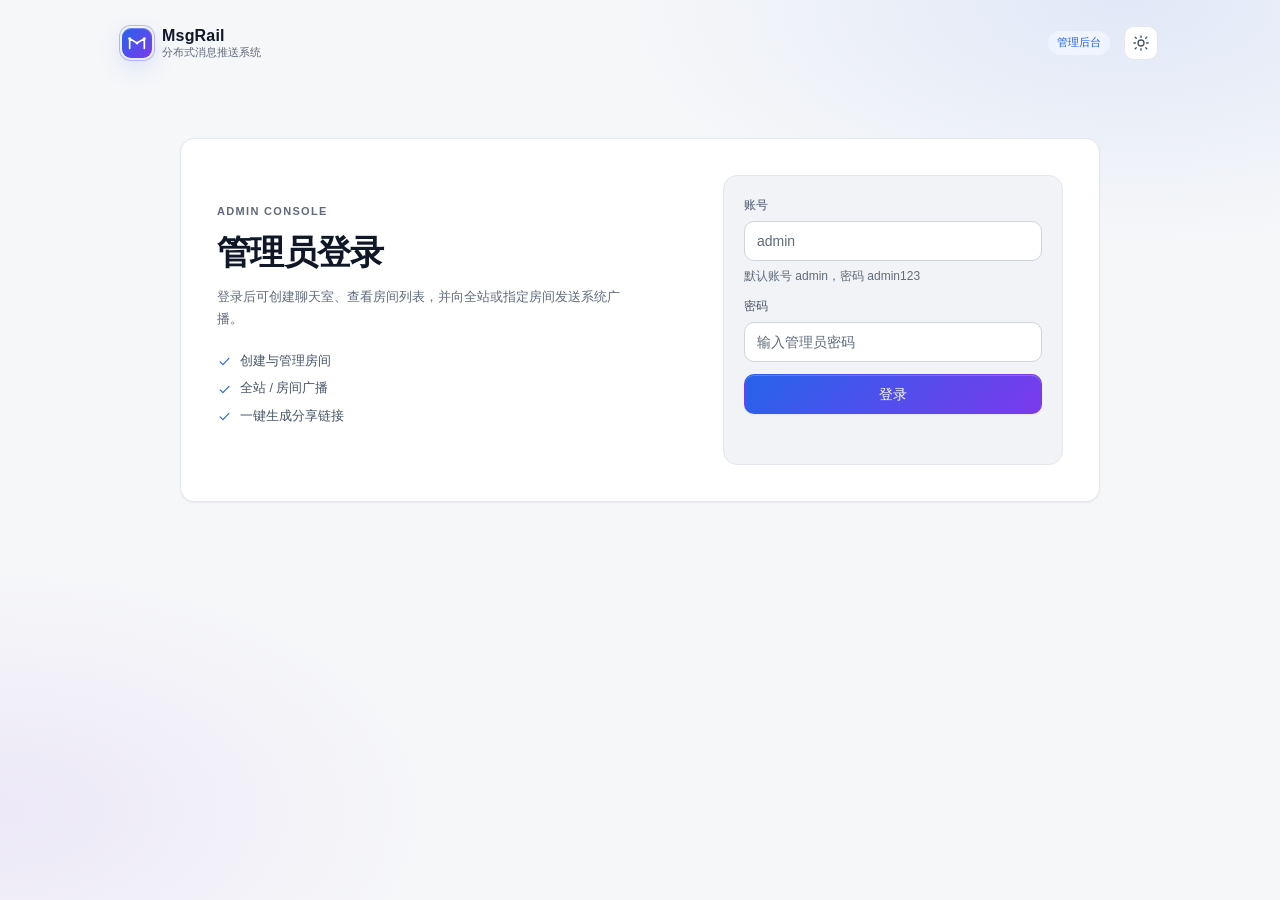
<file: web_demo/static/admin_chatroom.html>
<!DOCTYPE html>
<html lang="zh-CN">
<head>
  <meta charset="UTF-8" />
  <meta name="viewport" content="width=device-width, initial-scale=1" />
  <title>MsgRail · 管理后台</title>
  <meta name="description" content="MsgRail 分布式消息推送系统 · 管理后台" />
  <link rel="icon" href="data:image/svg+xml,%3Csvg xmlns='http://www.w3.org/2000/svg' viewBox='0 0 24 24'%3E%3Crect width='24' height='24' rx='7' fill='%232563eb'/%3E%3Cpath d='M5 17V8l7 4.5L19 8v9' fill='none' stroke='white' stroke-width='2' stroke-linecap='round' stroke-linejoin='round'/%3E%3C/svg%3E" />
  <link rel="stylesheet" href="ui/tokens.css" />
  <link rel="stylesheet" href="ui/base.css" />
  <link rel="stylesheet" href="ui/admin.css" />
  <script src="ui/theme.js"></script>
  <script src="ui/icons.js"></script>
  <script src="auth.js"></script>
</head>
<body class="admin-app">
  <div class="admin-shell">
    <header class="admin-header">
      <a class="brand" href="index.html" aria-label="MsgRail 消息中心">
        <span class="brand-mark">
          <svg class="mr-icon" aria-hidden="true"><use href="#i-logo"></use></svg>
        </span>
        <span class="brand-text">
          <span class="brand-name">MsgRail</span>
          <span class="brand-sub">分布式消息推送系统</span>
        </span>
      </a>
      <span class="mr-pill mr-pill-accent">管理后台</span>
      <div id="user-info" class="admin-user hidden">
        管理员 <span id="admin-id"></span>
        <button class="mr-btn mr-btn-ghost mr-btn-sm" type="button" onclick="doLogout()">退出</button>
      </div>
      <button class="theme-toggle" type="button" data-theme-toggle aria-pressed="false" aria-label="切换到深色模式" title="切换到深色模式">
        <svg class="mr-icon icon-sun" aria-hidden="true"><use href="#i-sun"></use></svg>
        <svg class="mr-icon icon-moon" aria-hidden="true"><use href="#i-moon"></use></svg>
      </button>
    </header>

    <!-- 登录卡片 -->
    <section id="login-card" class="mr-card admin-login">
      <div class="admin-login-copy">
        <span class="mr-eyebrow">Admin Console</span>
        <h1>管理员登录</h1>
        <p>登录后可创建聊天室、查看房间列表，并向全站或指定房间发送系统广播。</p>
        <ul class="admin-login-points">
          <li><svg class="mr-icon" aria-hidden="true"><use href="#i-check"></use></svg>创建与管理房间</li>
          <li><svg class="mr-icon" aria-hidden="true"><use href="#i-check"></use></svg>全站 / 房间广播</li>
          <li><svg class="mr-icon" aria-hidden="true"><use href="#i-check"></use></svg>一键生成分享链接</li>
        </ul>
      </div>
      <div class="admin-login-form">
        <div class="mr-field">
          <label class="mr-label" for="acc">账号</label>
          <input id="acc" class="form-control" placeholder="admin" autocomplete="username" />
          <span class="mr-muted mr-small">默认账号 admin，密码 admin123</span>
        </div>
        <div class="mr-field">
          <label class="mr-label" for="pwd">密码</label>
          <input id="pwd" type="password" class="form-control" placeholder="输入管理员密码" autocomplete="current-password" />
        </div>
        <button class="mr-btn mr-btn-primary" type="button" onclick="doLogin()">登录</button>
        <div id="err-msg" class="admin-error" role="alert"></div>
      </div>
    </section>

    <!-- 主控面板 (默认隐藏) -->
    <div id="dashboard" class="hidden">
      <div class="admin-grid">
        <!-- 创建房间 -->
        <section class="mr-card">
          <h3 class="mr-card-title">创建聊天室</h3>
          <p class="mr-card-hint">房间创建后可直接分享给其他用户加入。</p>
          <div class="mr-field">
            <label class="mr-label" for="new-room-name">房间名称</label>
            <input id="new-room-name" class="form-control" placeholder="例如：技术交流群" />
          </div>
          <button class="mr-btn mr-btn-primary" type="button" onclick="createRoom()">创建</button>
          <div id="create-res" class="admin-success" role="status"></div>
        </section>

        <!-- 广播 -->
        <section class="mr-card">
          <h3 class="mr-card-title">全站 / 房间广播</h3>
          <p class="mr-card-hint">广播会通过推送通道即时下发到在线客户端。</p>
          <div class="mr-field">
            <label class="mr-label" for="bc-scope">范围</label>
            <select id="bc-scope" class="mr-select">
              <option value="all">全站广播（所有在线）</option>
              <option value="chatroom">指定房间</option>
            </select>
          </div>
          <div class="mr-field">
            <label class="mr-label" for="bc-room-id">房间 ID（仅指定房间时有效）</label>
            <input id="bc-room-id" class="form-control" placeholder="例如：1001" />
          </div>
          <div class="mr-field">
            <label class="mr-label" for="bc-text">广播内容</label>
            <textarea id="bc-text" class="mr-textarea" rows="3" placeholder="输入要推送的广播内容..."></textarea>
          </div>
          <button class="mr-btn mr-btn-primary" type="button" onclick="sendBroadcast()">发送广播</button>
        </section>
      </div>

      <section class="mr-card admin-rooms">
        <div class="admin-section-head">
          <div>
            <h3 class="mr-card-title">房间列表</h3>
            <p>管理已创建的房间并复制分享链接。</p>
          </div>
          <button class="mr-btn mr-btn-secondary mr-btn-sm" type="button" onclick="loadRooms()">
            <svg class="mr-icon" aria-hidden="true"><use href="#i-refresh"></use></svg>
            刷新
          </button>
        </div>
        <div id="room-list" class="admin-room-list">
          <div class="admin-empty">加载中...</div>
        </div>
      </section>
    </div>
  </div>

  <!-- 分享弹窗 -->
  <div id="share-modal" class="mr-overlay hidden">
    <div class="mr-modal" role="dialog" aria-modal="true" aria-labelledby="share-modal-title">
      <div class="mr-modal-header">
        <span class="mr-modal-title" id="share-modal-title">分享链接</span>
        <button class="mr-close" type="button" onclick="closeShareModal()" aria-label="关闭">
          <svg class="mr-icon" aria-hidden="true"><use href="#i-close"></use></svg>
        </button>
      </div>
      <div class="mr-modal-body">
        <p>复制下方链接发送给好友，打开即可加入房间：</p>
        <input type="text" id="share-link-input" class="mr-input" readonly onclick="this.select()" />
        <div id="copy-tip" role="status"></div>
      </div>
      <div class="mr-modal-footer">
        <button class="mr-btn mr-btn-secondary" type="button" onclick="closeShareModal()">关闭</button>
        <button class="mr-btn mr-btn-primary" type="button" onclick="doCopyFromModal()">复制链接</button>
      </div>
    </div>
  </div>

  <script>
    const logicBase = window.location.protocol + '//' + window.location.hostname + ':9101';
    let uid = null;
    let adminToken = null;

    // 构造带 Authorization 的请求头
    function authHeaders() {
      const h = {'Content-Type': 'application/json'};
      if (adminToken) h['Authorization'] = 'Bearer ' + adminToken;
      return h;
    }

    async function doLogin() {
       const account = document.getElementById('acc').value;
       const password = document.getElementById('pwd').value;
       try {
          const res = await fetch(logicBase + '/api/login', {
             method:'POST', headers:{'Content-Type':'application/json'},
             body:JSON.stringify({account, password: hashPassword(password)})
          });
          const d = await res.json();
          if(d.code!==0) return document.getElementById('err-msg').textContent = d.message;
          
          uid = d.data.user_id;
          adminToken = d.data.token;
          Auth.setAdmin(uid, adminToken);

          // 切换 UI
          document.getElementById('login-card').classList.add('hidden');
          document.getElementById('dashboard').classList.remove('hidden');
          document.getElementById('user-info').classList.remove('hidden');
          document.getElementById('admin-id').textContent = uid;
          
          loadRooms();
       } catch(e){alert(e);}
    }

    function doLogout() {
      Auth.clearAdmin();
      location.reload();
    }

    // Auto Login
    (function(){
      const s = Auth.getAdmin();
      if(s) {
        uid = Number(s.user_id);
        adminToken = s.token;
        document.getElementById('login-card').classList.add('hidden');
        document.getElementById('dashboard').classList.remove('hidden');
        document.getElementById('user-info').classList.remove('hidden');
        document.getElementById('admin-id').textContent = uid;
        loadRooms();
      }
    })();

    async function createRoom() {
       const name = document.getElementById('new-room-name').value;
       if(!name) return;
       const res = await fetch(logicBase+'/api/admin/chatroom/create', {
          method:'POST', headers:authHeaders(),
          body:JSON.stringify({name, owner_id:uid})
       });
       const d = await res.json();
       if(d.code===0) {
          document.getElementById('create-res').textContent = '成功: room_id=' + d.data.room_id;
          loadRooms();
       } else alert(d.message);
    }

    async function sendBroadcast() {
       const scope = document.getElementById('bc-scope').value;
       const text = document.getElementById('bc-text').value;
       const rid = parseInt(document.getElementById('bc-room-id').value) || 0;
       if(!text) return;
       
       const body = { scope, text };
       if(scope==='chatroom') body.room_id = rid;
       
       const res = await fetch(logicBase+'/api/admin/broadcast', {
          method:'POST', headers:authHeaders(), body:JSON.stringify(body)
       });
       const d = await res.json();
       if(d.code===0) alert('广播已发送');
       else alert('失败:'+d.message);
    }

    async function loadRooms() {
       const res = await fetch(logicBase+'/api/admin/chatroom/list', {
          method:'POST', headers:authHeaders(), body:JSON.stringify({limit:50})
       });
       const d = await res.json();
       const div = document.getElementById('room-list');
       div.innerHTML = '';
       if(d.code===0 && d.data.rooms) {
          d.data.rooms.forEach(r => {
             const row = document.createElement('div');
             row.className = 'admin-room-row';

             const shareLink = window.location.origin + '/chatroom.html?room_id=' + r.room_id + '&name=' + encodeURIComponent(r.name);

             row.innerHTML = `
               <div class="admin-room-main">
                 <span class="admin-room-id"></span>
                 <span class="admin-room-name"></span>
                 <span class="admin-room-owner">Owner <span class="admin-room-owner-id"></span></span>
               </div>
               <button class="mr-btn mr-btn-secondary mr-btn-sm" type="button" id="btn-${r.room_id}">分享</button>
             `;
             row.querySelector('.admin-room-id').textContent = '#' + r.room_id;
             row.querySelector('.admin-room-name').textContent = r.name;
             row.querySelector('.admin-room-owner-id').textContent = r.owner_id;
             div.appendChild(row);

             // Bind event
             document.getElementById(`btn-${r.room_id}`).onclick = () => openShareModal(shareLink);
          });
          if (!div.children.length) div.innerHTML = '<div class="admin-empty">还没有房间，先在上方创建一个。</div>';
       } else div.innerHTML = '<div class="admin-empty">暂无数据</div>';
    }

    function openShareModal(link) {
       const modal = document.getElementById('share-modal');
       const input = document.getElementById('share-link-input');
       const tip = document.getElementById('copy-tip');
       
       modal.classList.remove('hidden');
       input.value = link;
       tip.textContent = '';
       tip.classList.remove('is-error');

       input.select();
       // Try auto copy
       copyText(link, (success) => {
          if(success) tip.textContent = '已自动复制到剪贴板';
       });
    }

    function closeShareModal() {
       document.getElementById('share-modal').classList.add('hidden');
    }

    function doCopyFromModal() {
       const input = document.getElementById('share-link-input');
       copyText(input.value, (success) => {
           const tip = document.getElementById('copy-tip');
           tip.textContent = success ? '复制成功' : '复制失败，请手动复制';
           tip.classList.toggle('is-error', !success);
       });
    }

    function copyText(text, callback) {
        // 优先尝试 navigator.clipboard (需要 HTTPS 或 localhost)
        if (navigator.clipboard && navigator.clipboard.writeText) {
            navigator.clipboard.writeText(text).then(() => callback(true)).catch(() => tryFallbackCopy(text, callback));
        } else {
            tryFallbackCopy(text, callback);
        }
    }

    function tryFallbackCopy(text, callback) {
        try {
            const input = document.getElementById('share-link-input');
            // 确保是选中的
            input.value = text;
            input.select(); 
            input.setSelectionRange(0, 99999); // 移动端兼容

            const successful = document.execCommand('copy');
            callback(successful);
        } catch (err) {
            callback(false);
        }
    }
  </script>
</body>
</html>
</file>
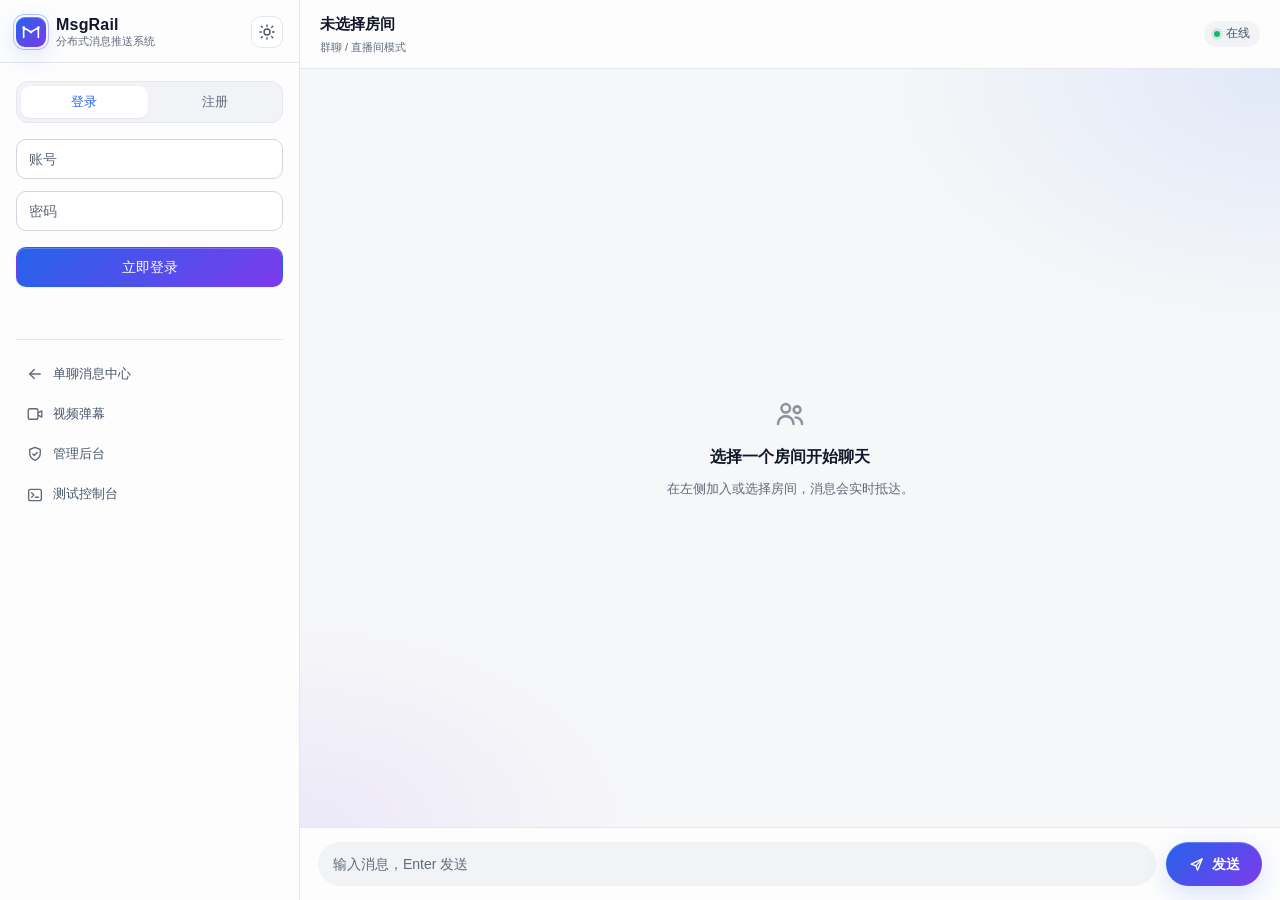
<file: web_demo/static/chatroom.html>
<!DOCTYPE html>
<html lang="zh-CN">
<head>
  <meta charset="UTF-8" />
  <meta name="viewport" content="width=device-width, initial-scale=1" />
  <title>MsgRail · 聊天室</title>
  <meta name="description" content="MsgRail 分布式消息推送系统 · 群聊演示" />
  <link rel="icon" href="data:image/svg+xml,%3Csvg xmlns='http://www.w3.org/2000/svg' viewBox='0 0 24 24'%3E%3Crect width='24' height='24' rx='7' fill='%232563eb'/%3E%3Cpath d='M5 17V8l7 4.5L19 8v9' fill='none' stroke='white' stroke-width='2' stroke-linecap='round' stroke-linejoin='round'/%3E%3C/svg%3E" />
  <link rel="stylesheet" href="ui/tokens.css" />
  <link rel="stylesheet" href="ui/base.css" />
  <link rel="stylesheet" href="ui/chat.css" />
  <script src="ui/theme.js"></script>
  <script src="ui/icons.js"></script>
  <script src="auth.js"></script>
  <script src="ui/user_profile.js"></script>
</head>
<body class="chat-app">
  <aside id="sidebar">
    <div class="sb-header">
      <a class="brand" href="chatroom.html" aria-label="MsgRail 聊天室">
        <span class="brand-mark">
          <svg class="mr-icon" aria-hidden="true"><use href="#i-logo"></use></svg>
        </span>
        <span class="brand-text">
          <span class="brand-name">MsgRail</span>
          <span class="brand-sub">分布式消息推送系统</span>
        </span>
      </a>
      <button class="theme-toggle" type="button" data-theme-toggle aria-pressed="false" aria-label="切换到深色模式" title="切换到深色模式">
        <svg class="mr-icon icon-sun" aria-hidden="true"><use href="#i-sun"></use></svg>
        <svg class="mr-icon icon-moon" aria-hidden="true"><use href="#i-moon"></use></svg>
      </button>
    </div>

    <!-- 登录前 -->
    <div id="auth-box">
      <div class="auth-tabs" role="tablist" aria-label="登录或注册">
        <button type="button" class="auth-tab active" data-mode="login" role="tab" aria-selected="true">登录</button>
        <button type="button" class="auth-tab" data-mode="register" role="tab" aria-selected="false">注册</button>
      </div>
      <div class="form-group">
        <input id="account" class="form-control" placeholder="账号" autocomplete="username" />
      </div>
      <div class="form-group hidden" id="nickname-group">
        <input id="nickname" class="form-control" placeholder="昵称（注册时可选）" />
      </div>
      <div class="form-group">
        <input id="password" type="password" class="form-control" placeholder="密码" autocomplete="current-password" />
      </div>
      <button id="login-btn" class="btn-primary btn-block">立即登录</button>
      <button id="register-btn" class="btn-primary btn-block hidden">注册并自动登录</button>
      <div id="status" class="status-text" role="status"></div>

      <nav class="auth-links" aria-label="其他演示页面">
        <a class="auth-link" href="index.html">
          <svg class="mr-icon" aria-hidden="true"><use href="#i-arrow-left"></use></svg>
          <span>单聊消息中心</span>
        </a>
        <a class="auth-link" href="danmaku.html">
          <svg class="mr-icon" aria-hidden="true"><use href="#i-video"></use></svg>
          <span>视频弹幕</span>
        </a>
        <a class="auth-link" href="admin_chatroom.html">
          <svg class="mr-icon" aria-hidden="true"><use href="#i-shield"></use></svg>
          <span>管理后台</span>
        </a>
        <a class="auth-link" href="test.html">
          <svg class="mr-icon" aria-hidden="true"><use href="#i-terminal"></use></svg>
          <span>测试控制台</span>
        </a>
      </nav>
    </div>

    <!-- 登录后 -->
    <div id="room-nav" class="hidden">
      <div class="room-toolbar">
        <input id="join-room-id" class="form-control" placeholder="房间 ID，例如 1001" />
        <button id="join-btn" class="btn-primary" type="button">加入</button>
      </div>
      <nav class="side-nav-links" aria-label="功能入口">
        <a class="side-nav-link" href="index.html">
          <svg class="mr-icon" aria-hidden="true"><use href="#i-arrow-left"></use></svg>
          <span>单聊消息</span>
        </a>
        <a class="side-nav-link" href="contacts.html">
          <svg class="mr-icon" aria-hidden="true"><use href="#i-users"></use></svg>
          <span>联系人</span>
        </a>
        <a class="side-nav-link" href="profile.html">
          <svg class="mr-icon" aria-hidden="true"><use href="#i-spark"></use></svg>
          <span>我的资料</span>
        </a>
      </nav>
      <div class="room-section-label">
        <span>我的订阅</span>
        <span class="section-actions">
          <span id="global-unread" class="unread-badge hidden">0</span>
          <button id="refresh-rooms-btn" type="button">刷新</button>
        </span>
      </div>
      <div id="room-list" class="room-list"></div>
      <div class="room-footer">
        <a class="mr-row profile-link" href="profile.html" title="编辑我的资料">
          <div id="my-avatar" class="avatar-placeholder">Me</div>
          <span id="my-id" class="room-user"></span>
        </a>
        <a href="#" class="logout-btn" onclick="doLogout(); return false;">退出</a>
      </div>
    </div>
  </aside>

  <main id="main">
    <div id="header-bar">
      <div class="chat-title-group">
        <span id="room-title">未选择房间</span>
        <span class="chat-sub">群聊 / 直播间模式</span>
      </div>
      <span id="online-count">在线</span>
    </div>
    <div id="msgs">
      <div class="empty-hint">
        <svg class="mr-icon" aria-hidden="true"><use href="#i-users"></use></svg>
        <strong>选择一个房间开始聊天</strong>
        <span>在左侧加入或选择房间，消息会实时抵达。</span>
      </div>
    </div>
    <div id="input-box">
      <input id="msg-input" class="form-control" placeholder="输入消息，Enter 发送" />
      <button id="send-btn" class="btn-primary" type="button">
        <svg class="mr-icon" aria-hidden="true"><use href="#i-send"></use></svg>
        <span>发送</span>
      </button>
    </div>
  </main>

  <script>
    const logicBase = window.location.protocol + '//' + window.location.hostname + ':9101';
    const wsProtocol = window.location.protocol === 'https:' ? 'wss:' : 'ws:';
    const cometWsUrl = wsProtocol + '//' + window.location.hostname + ':9200/ws';
    
    let ws=null, uid=null, token=null, myName=null, currentRoom=null, currentRoomName='';
    let wsReconnectTimer=null;
    let shouldReconnect=true;
    let myProfile=null;

    // 构造带 Authorization 的请求头
    function authHeaders() {
      const h = {'Content-Type': 'application/json'};
      if (token) h['Authorization'] = 'Bearer ' + token;
      return h;
    }

    async function apiPost(path, payload) {
      const res = await authenticatedFetch(logicBase + path, {
        method: 'POST',
        headers: authHeaders(),
        body: JSON.stringify(payload || {})
      });
      if (!res) return null;
      let body = {};
      try { body = await res.json(); } catch (e) { body = {}; }
      if (!res.ok || body.code !== 0) {
        const err = new Error(body.message || ('HTTP ' + res.status));
        err.status = res.status;
        throw err;
      }
      return body.data || {};
    }

    function setBadge(el, count) {
      if (!el) return;
      const n = Math.max(0, Number(count) || 0);
      el.textContent = n > 99 ? '99+' : String(n);
      el.classList.toggle('hidden', n <= 0);
    }

    async function refreshGlobalUnread() {
      if (!uid || !token) return;
      try {
        const data = await apiPost('/api/session/unread_summary', {});
        if (data) {
          setBadge(document.getElementById('global-unread'), data.total);
        }
      } catch (e) {
        console.warn('load unread summary failed', e);
      }
    }

    async function loadSelfProfile() {
      if (!uid || !token) return;
      try {
        const profile = await apiPost('/api/user/profile', {});
        if (!profile) return;
        myProfile = profile;
        myName = profile.name || myName;
        UserProfile.prime(profile);
        UserProfile.applyAvatar(
          document.getElementById('my-avatar'), profile, uid);
        document.getElementById('my-id').textContent =
          (myName || ('User ' + uid)) + ' · ' + uid;
        Auth.set(uid, token, myName || ('User ' + uid));
      } catch (e) {
        console.warn('load self profile failed', e);
      }
    }

    function handleTokenExpired() {
       if (!token && !uid) return;
       Auth.clear();
       shouldReconnect = false;
       clearTimeout(wsReconnectTimer);
       if (ws) {
          const socket = ws;
          ws = null;
          socket.onclose = null;
          socket.close();
       }
       uid = null;
       token = null;
       myName = null;
       myProfile = null;
       currentRoom = null;
       currentRoomName = '';
       currentSessionId = null;
       setBadge(document.getElementById('global-unread'), 0);
       document.getElementById('room-title').textContent = '未选择房间';
       document.getElementById('msgs').innerHTML = '<div class="empty-hint"><strong>登录状态已失效</strong><span>请重新登录后继续聊天。</span></div>';
       document.getElementById('status').textContent = '登录状态已失效，请重新登录';
       toggleUI(false);
    }

    async function authenticatedFetch(url, options) {
       const res = await fetch(url, options);
       if (res.status === 401) {
          handleTokenExpired();
          return null;
       }
       return res;
    }
    // 对应当前房间在后端的 session_id，用于拉取历史消息
    let currentSessionId=null;
    // 聊天室历史分页状态
    let roomHistoryAnchorSeq = 0;   // 当前已加载历史中最早一条的 msg_seq
    let roomHistoryHasMore = true;  // 是否还有更多历史
    let roomHistoryLoading = false; // 是否正在加载
    
    // UI Toggles
    function toggleUI(isLogin) {
       const ab = document.getElementById('auth-box');
       const rn = document.getElementById('room-nav');
       if(isLogin) {
          ab.classList.add('hidden');
          rn.classList.remove('hidden');
          document.getElementById('my-id').textContent =
            (myName || ('User ' + uid)) + ' · ' + uid;
          if (myProfile) {
            UserProfile.applyAvatar(
              document.getElementById('my-avatar'), myProfile, uid);
          } else {
            UserProfile.applyAvatar(
              document.getElementById('my-avatar'), null, uid);
          }

          // 如果有 URL 参数 room_id，自动加入
          const params = new URLSearchParams(window.location.search);
          const rid = params.get('room_id');
          if(rid && !currentRoom) {
             // 稍作延迟确保 WS 连接
             setTimeout(() => {
                 document.getElementById('join-room-id').value = rid;
                 joinRoom();
             }, 500);
          }

          loadMyRooms();
          loadSelfProfile();
          refreshGlobalUnread();
       } else {
          ab.classList.remove('hidden');
          rn.classList.add('hidden');
       }
    }

    // Tab switching logic
    document.querySelectorAll('.auth-tab').forEach(btn => {
       btn.onclick = () => {
         document.querySelectorAll('.auth-tab').forEach(b => b.classList.remove('active'));
         btn.classList.add('active');
         const mode = btn.dataset.mode;
         const regBtn = document.getElementById('register-btn');
         const logBtn = document.getElementById('login-btn');
         const nickGroup = document.getElementById('nickname-group');
         
         if(mode === 'login') {
            regBtn.classList.add('hidden');
            logBtn.classList.remove('hidden');
            nickGroup.classList.add('hidden');
         } else {
            regBtn.classList.remove('hidden');
            logBtn.classList.add('hidden');
            nickGroup.classList.remove('hidden');
         }
         document.getElementById('status').textContent = '';
       };
    });

    async function doLoginOrRegister(mode) {
       const account = document.getElementById('account').value.trim();
       const pass = document.getElementById('password').value;
       const nickname = document.getElementById('nickname').value.trim();
       
       if(!account || !pass) return document.getElementById('status').textContent = '请输入账号密码';
       
       try {
         const url = logicBase + (mode === 'register' ? '/api/register' : '/api/login');
         const body = {account, password: hashPassword(pass)};
         if(mode === 'register') body.name = nickname;

         const res = await fetch(url, {
            method:'POST', headers:{'Content-Type':'application/json'},
            body:JSON.stringify(body)
         });
         const d = await res.json();
         if(d.code!==0) return document.getElementById('status').textContent=d.message;
         
         // Success
         uid = d.data.user_id; token = d.data.token; myName = d.data.name;
         Auth.set(uid, token, myName);
         document.getElementById('status').textContent = '';
         shouldReconnect = true;
         toggleUI(true);
         connectWs();
       } catch(e){ document.getElementById('status').textContent = 'Error: '+e; }
    }

    function joinCurrentRoomOverWs() {
       if (currentRoom && ws && ws.readyState === WebSocket.OPEN) {
          ws.send(JSON.stringify({type:'chatroom_join', group_id:Number(currentRoom)}));
       }
    }

    function connectWs() {
       if (!token) return;
       if(ws) ws.close();
       const socket = new WebSocket(cometWsUrl + '?token=' + encodeURIComponent(token));
       let opened = false;
       ws = socket;
       socket.onopen = () => {
          if (socket !== ws) return;
          opened = true;
          console.log('WS OK');
          joinCurrentRoomOverWs();
       };
       socket.onmessage = (e) => {
          try {
             const msg = JSON.parse(e.data);
             console.info('msg', msg);
             if(msg.type === 'chatroom') {
                // 消息格式化
                // msg.content 可能是字符串或者对象
                let contentObj = msg.content;
                if(typeof contentObj === 'string') {
                   try { contentObj = JSON.parse(contentObj); } catch(x){}
                }
                
                let text = contentObj.text;
                // 兼容嵌套结构 (如 WebSocket 上行消息存库后被包裹了一层)
                if (!text && contentObj.content) {
                    const inner = contentObj.content;
                    if (typeof inner === 'string') text = inner;
                    else if (inner.text) text = inner.text;
                }
                if (!text) text = JSON.stringify(contentObj);

                const senderId = Number(msg.from_user_id ||
                                        contentObj.from_user_id || 0);
                const sender = msg.sender || contentObj.sender || null;
                const senderName = (sender && sender.name) ||
                                   (senderId ? ('User ' + senderId) : '有人');

                // 只有当前选中的房间才显示 (简单Demo逻辑)
                if(msg.group_id === currentRoom) {
                   const isMe = (senderId === Number(uid));
                   const timeStr = new Date(msg.create_time || msg.timestamp_ms ||
                                            Date.now()).toLocaleTimeString();
                   appendMsg(text, isMe, senderName, false, timeStr,
                             { senderId, sender });
                   if (!isMe) markRoomMessageRead(msg.msg_id, msg.msg_seq);
                } else {
                   // 其他房间收到消息：刷新未读角标。
                   loadMyRooms();
                   refreshGlobalUnread();
                }
             } else if (msg.type === 'system_broadcast') {
                // 处理系统广播（房间广播已由服务端 PushToRoom；此处按 group_id 过滤仅为展示兜底）
                let text = '';
                if (typeof msg.content === 'string') text = msg.content;
                else if (msg.content && msg.content.text) text = msg.content.text;
                else text = JSON.stringify(msg.content);
                
                // 全站，或房间广播且当前就在该房间
                if (msg.scope === 'all' || (msg.room_id && msg.room_id === currentRoom) || (msg.group_id && msg.group_id === currentRoom)) {
                     appendMsg(text, false, '系统广播', true);
                } else if (!msg.room_id && !msg.group_id) {
                     // 没有指定房间的广播，通常是全局
                     appendMsg(text, false, '系统广播', true);
                }
             }
          } catch(x){}
       };
       socket.onclose = () => {
          if (socket !== ws) return;
          ws = null;
          if (!shouldReconnect || !token) return;
          if (!opened) {
             verifyTokenAfterHandshakeFailure();
             return;
          }
          clearTimeout(wsReconnectTimer);
          wsReconnectTimer = setTimeout(connectWs, 1000);
       };
    }

    async function verifyTokenAfterHandshakeFailure() {
       if (!token) return;
       const tokenAtFailure = token;
       try {
          const res = await fetch(logicBase + '/api/chatroom/list', {
             method:'POST', headers:authHeaders(), body:JSON.stringify({})
          });
          if (token !== tokenAtFailure) return;
          if (res.status === 401) {
             handleTokenExpired();
             return;
          }
       } catch (e) {
          console.warn('Token verification unavailable after WS failure:', e);
       }
       if (token === tokenAtFailure && shouldReconnect) {
          clearTimeout(wsReconnectTimer);
          wsReconnectTimer = setTimeout(connectWs, 1000);
       }
    }

    async function loadMyRooms() {
       try {
          const res = await authenticatedFetch(logicBase+'/api/chatroom/list', {
             method:'POST',
             headers:authHeaders(),
             body:JSON.stringify({})
          });
          if (!res) return;
          const d = await res.json();
          const listDiv = document.getElementById('room-list');
          listDiv.innerHTML = '';
          if(d.code===0 && d.data.rooms) {
             d.data.rooms.forEach(r => {
                const div = document.createElement('div');
                div.className = 'room-item';
                if(r.room_id === currentRoom) div.classList.add('active');
                div.dataset.rid = r.room_id;
                div.dataset.name = r.name;
                // 记录后端的会话 ID，后面拉取历史消息会用到
                if (r.session_id) {
                  div.dataset.sessionId = r.session_id;
                }
                div.innerHTML =
                  '<span class="room-name"></span>' +
                  '<span class="room-meta">' +
                    '<span class="room-id"></span>' +
                    '<span class="unread-badge hidden">0</span>' +
                  '</span>';
                div.querySelector('.room-name').textContent = r.name;
                div.querySelector('.room-id').textContent = '#' + r.room_id;
                setBadge(div.querySelector('.unread-badge'), r.unread);
                div.onclick = () => selectRoom(r.room_id, r.name, div);
                listDiv.appendChild(div);
             });
          }
          if (!listDiv.children.length) {
             listDiv.innerHTML = '<div class="session-empty">还没有订阅房间<br>输入房间 ID 加入</div>';
          }
          refreshGlobalUnread();
       } catch(e){
          console.error('loadMyRooms error', e);
       }
    }
    
    async function joinRoom() {
       const rid = parseInt(document.getElementById('join-room-id').value);
       if(!rid || !token) return;
       const res = await authenticatedFetch(logicBase+'/api/chatroom/join', {
          method:'POST', headers:authHeaders(), body:JSON.stringify({room_id:rid})
       });
       if (!res) return;
       const d = await res.json();
       if (d.code !== 0) {
          document.getElementById('status').textContent = d.message || '加入房间失败';
          return;
       }
       if(ws && ws.readyState === WebSocket.OPEN) {
          ws.send(JSON.stringify({type:'chatroom_join', group_id:rid}));
       }
       
       await loadMyRooms(); // 刷新列表并等待完成
       
       // 自动选中新加入的房间
       const items = document.querySelectorAll('.room-item');
       for(let i=0; i<items.length; i++) {
          if(parseInt(items[i].dataset.rid) === rid) {
             selectRoom(rid, items[i].dataset.name, items[i]);
             break;
          }
       }
    }
    
    function selectRoom(rid, rname, el) {
       currentRoom = rid;
       currentRoomName = rname || ('房间 '+rid);
       document.getElementById('room-title').textContent = currentRoomName;
       document.getElementById('msgs').innerHTML = ''; // 清空旧消息

       // 重置历史分页状态
       roomHistoryAnchorSeq = 0;
       roomHistoryHasMore = true;
       roomHistoryLoading = false;

       // 取出该房间对应的 session_id（如果有）
       let sid = null;
       if (el && el.dataset && el.dataset.sessionId) {
          sid = el.dataset.sessionId;
       } else {
          const item = document.querySelector(`.room-item[data-rid="${rid}"]`);
          if (item && item.dataset && item.dataset.sessionId) {
            sid = item.dataset.sessionId;
          }
       }
       currentSessionId = sid || (`room:${rid}`);
       joinCurrentRoomOverWs();
       
       document.querySelectorAll('.room-item').forEach(x=>x.classList.remove('active'));
       if(el) el.classList.add('active');
       else {
          // 尝试通过ID查找
           const item = document.querySelector(`.room-item[data-rid="${rid}"]`);
           if(item) item.classList.add('active');
       }
       
       const selectedRoom = rid;
       // 先加载历史，再追加“已进入”提示，避免把系统提示插在历史中间
       loadHistory(true).then(() => {
         if (token && currentRoom === selectedRoom) {
           appendMsg(`已进入 ${currentRoomName}`, true, '系统', true);
         }
       }).catch(() => {
         if (token && currentRoom === selectedRoom) {
           appendMsg(`已进入 ${currentRoomName}`, true, '系统', true);
         }
       }).finally(() => {
         if (token && currentRoom === selectedRoom) {
           markCurrentRoomRead();
         }
       });
    }

    function seqFromMsgId(msgId) {
       if (!msgId) return 0;
       const idx = String(msgId).lastIndexOf('-');
       if (idx < 0) return 0;
       const n = Number(String(msgId).slice(idx + 1));
       return Number.isFinite(n) ? n : 0;
    }

    // 正在看的房间收到消息时，直接推进读游标，不额外查一次 unread。
    async function markRoomMessageRead(msgId, msgSeq) {
       if (!currentSessionId || !token) return;
       const sid = currentSessionId;
       const seq = Number(msgSeq) || seqFromMsgId(msgId);
       if (!seq) return;
       try {
          await apiPost('/api/session/mark_read',
                        { session_id: sid, read_seq: seq });
          if (currentSessionId === sid) {
             const item = document.querySelector(
               '.room-item[data-rid="' + currentRoom + '"]');
             if (item) setBadge(item.querySelector('.unread-badge'), 0);
          }
          refreshGlobalUnread();
       } catch (e) {
          console.warn('mark room message read failed', e);
       }
    }

    // 打开房间时把该会话全部标记已读。
    async function markCurrentRoomRead() {
       if (!currentSessionId || !token) return;
       const sid = currentSessionId;
       try {
          const data = await apiPost('/api/session/unread',
                                     { session_id: sid });
          if (!data) return;
          const seq = Number(data.last_msg_seq) || 0;
          if (seq > 0) {
             await apiPost('/api/session/mark_read',
                           { session_id: sid, read_seq: seq });
          }
          if (currentSessionId === sid) {
             const item = document.querySelector(
               '.room-item[data-rid="' + currentRoom + '"]');
             if (item) setBadge(item.querySelector('.unread-badge'), 0);
             loadMyRooms();
             refreshGlobalUnread();
          }
       } catch (e) {
          console.warn('mark room read failed', e);
       }
    }

    // 拉取当前聊天室的历史消息（分页）
    async function loadHistory(isInitial) {
       if (!currentSessionId) return;
       if (roomHistoryLoading) return;

       // 非首次加载且没有更多历史时，直接返回
       if (!isInitial && (!roomHistoryHasMore || !roomHistoryAnchorSeq)) return;

       roomHistoryLoading = true;
       const pageSize = 50;
       const anchor = isInitial ? 0 : roomHistoryAnchorSeq;

       try {
         const res = await authenticatedFetch(logicBase + '/api/session/history', {
            method:'POST',
            headers:authHeaders(),
            body: JSON.stringify({
              session_id: currentSessionId,
              anchor_seq: anchor,
              limit: pageSize
            })
         });
         if (!res) return;
         const d = await res.json();
         if (d.code !== 0 || !d.data || !Array.isArray(d.data.messages)) {
           roomHistoryLoading = false;
           return;
         }

         const msgs = d.data.messages;
         if (msgs.length === 0) {
           roomHistoryHasMore = false;
           roomHistoryLoading = false;
           return;
         }

         const container = document.getElementById('msgs');
         const oldScrollHeight = container.scrollHeight;

         const orderedMsgs = isInitial ? msgs : [...msgs].reverse();
         orderedMsgs.forEach(m => {
            let contentObj = m.content;
            if (typeof contentObj === 'string') {
              try { contentObj = JSON.parse(contentObj); } catch(_) {}
            }
            if (!contentObj) return;

            // 只展示聊天室类型的消息
            if (contentObj.type && contentObj.type !== 'chatroom') return;

            // 解析正文
            let text = '';
            if (contentObj.content) {
              const inner = contentObj.content;
              if (typeof inner === 'string') text = inner;
              else if (inner && inner.text) text = inner.text;
            }
            if (!text) {
              // 兼容 text 直接挂在顶层的老格式
              if (contentObj.text) text = contentObj.text;
            }
            if (!text) {
              text = JSON.stringify(contentObj);
            }

            // 发送者：优先使用后端批量补全的 sender 对象。
            const sender = m.sender || contentObj.sender || null;
            const senderId = Number(m.sender_id || 0);
            const senderName = (sender && sender.name) ||
                               (senderId ? ('User ' + senderId) : '有人');

            const isMe = (senderId === Number(uid));
            const timeStr = new Date(m.timestamp_ms || Date.now()).toLocaleTimeString();

            // 首次加载：直接追加；后续分页：插入顶部并保持滚动位置
            if (isInitial) {
              appendMsg(text, isMe, senderName, false, timeStr,
                        { senderId, sender });
            } else {
              appendMsg(text, isMe, senderName, false, timeStr,
                        { prepend: true, keepScroll: true, senderId, sender });
            }
         });

         // 更新 anchor_seq：使用本次批次中最早一条的 msg_seq
         const first = msgs[0];
         if (first && typeof first.msg_seq === 'number') {
           if (!roomHistoryAnchorSeq || first.msg_seq < roomHistoryAnchorSeq) {
             roomHistoryAnchorSeq = first.msg_seq;
           }
         }
         roomHistoryHasMore = msgs.length >= pageSize && roomHistoryAnchorSeq > 1;

         if (!isInitial) {
           const newScrollHeight = container.scrollHeight;
           container.scrollTop = newScrollHeight - oldScrollHeight;
         }
       } catch (e) {
         console.error('loadHistory error', e);
       } finally {
         roomHistoryLoading = false;
       }
    }
    
    // 统一的消息追加函数，支持 prepend / 保持滚动
    function appendMsg(text, isMe, name, isSys, timeStr, options) {
       const div = document.getElementById('msgs');
       const opts = options || {};
       const prepend = !!opts.prepend;
       const keepScroll = !!opts.keepScroll;

       let node;
       if (isSys) {
          node = document.createElement('div');
          node.className = 'msg sys';
          node.textContent = text;
       } else {
          const senderId = Number(opts.senderId) ||
                           (isMe ? Number(uid) : 0);
          const senderProfile = opts.sender || (isMe ? myProfile : null);
          if (senderProfile && senderProfile.user_id) {
             UserProfile.prime(senderProfile);
          }
          const fallbackName = name ||
            (senderProfile && senderProfile.name) ||
            (isMe ? (myName || '我')
                  : (senderId ? ('User ' + senderId) : '有人'));

          const row = document.createElement('div');
          row.className = 'room-msg-row ' + (isMe ? 'me' : 'other');

          const avatar = document.createElement('div');
          avatar.className = 'msg-avatar room-msg-avatar';
          UserProfile.applyAvatar(avatar, senderProfile, senderId);

          node = document.createElement('div');
          node.className = 'msg ' + (isMe ? 'me' : 'other');

          const sender = document.createElement('div');
          sender.className = 'sender-name';
          const nameSpan = document.createElement('span');
          nameSpan.textContent =
            (senderProfile && senderProfile.name) || fallbackName;
          const time = document.createElement('span');
          time.className = 'msg-time';
          time.textContent = timeStr || '';
          sender.appendChild(nameSpan);
          sender.appendChild(time);

          const content = document.createElement('div');
          content.textContent = text;
          node.appendChild(sender);
          node.appendChild(content);

          if (!senderProfile && senderId) {
             UserProfile.hydrate(avatar, senderId, nameSpan, fallbackName);
          }
          row.appendChild(avatar);
          row.appendChild(node);
          node = row;
       }

       if (prepend && div.firstChild) {
         div.insertBefore(node, div.firstChild);
       } else {
         div.appendChild(node);
       }

       if (!prepend && !keepScroll) {
         div.scrollTop = div.scrollHeight;
       }
    }
    
    document.getElementById('login-btn').onclick = () => doLoginOrRegister('login');
    document.getElementById('register-btn').onclick = () => doLoginOrRegister('register');
    document.getElementById('password').onkeydown = (e) => {
       if(e.key === 'Enter') {
          const isReg = !document.getElementById('register-btn').classList.contains('hidden');
          doLoginOrRegister(isReg ? 'register' : 'login');
       }
    };
    document.getElementById('join-btn').onclick = joinRoom;
    document.getElementById('refresh-rooms-btn').onclick = () => {
       loadMyRooms();
       refreshGlobalUnread();
    };

    // 未读角标轮询：30 秒刷新一次房间列表与总未读。
    setInterval(() => {
       if (token && uid) {
          loadMyRooms();
          refreshGlobalUnread();
       }
    }, 30000);

    // 上滑到顶部时自动加载更多历史
    document.getElementById('msgs').addEventListener('scroll', function() {
       if (this.scrollTop < 40 && !roomHistoryLoading && roomHistoryHasMore && currentSessionId) {
          loadHistory(false);
       }
    });
    
    // Enter to send
    document.getElementById('msg-input').onkeydown = (e) => {
       if(e.key === 'Enter') document.getElementById('send-btn').click();
    };
    
    document.getElementById('send-btn').onclick = () => {
       const txt = document.getElementById('msg-input').value;
       if(!txt || !currentRoom) return;
       if(ws) ws.send(JSON.stringify({
          type:'chatroom', group_id:currentRoom, content:{text:txt}, client_msg_id:Date.now()+''
       }));
       // 乐观更新
       // appendMsg(txt, true, myName || '我'); 
       // 注：如果依赖后端回推 inject sender info，这里最好不乐观更新，或者乐观更新时只有 text
       document.getElementById('msg-input').value = '';
    };

    function doLogout() {
      Auth.clear();
      shouldReconnect = false;
      clearTimeout(wsReconnectTimer);
      if(ws) ws.close();
      uid = null;
      token = null;
      toggleUI(false);
    }

    // Auto Login initialization
    (function() {
      const s = Auth.get();
      if (s) {
        uid = Number(s.user_id);
        token = s.token;
        myName = s.name;
        shouldReconnect = true;
        toggleUI(true);
        connectWs();
      }
    })();
  </script>
</body>
</html>
</file>
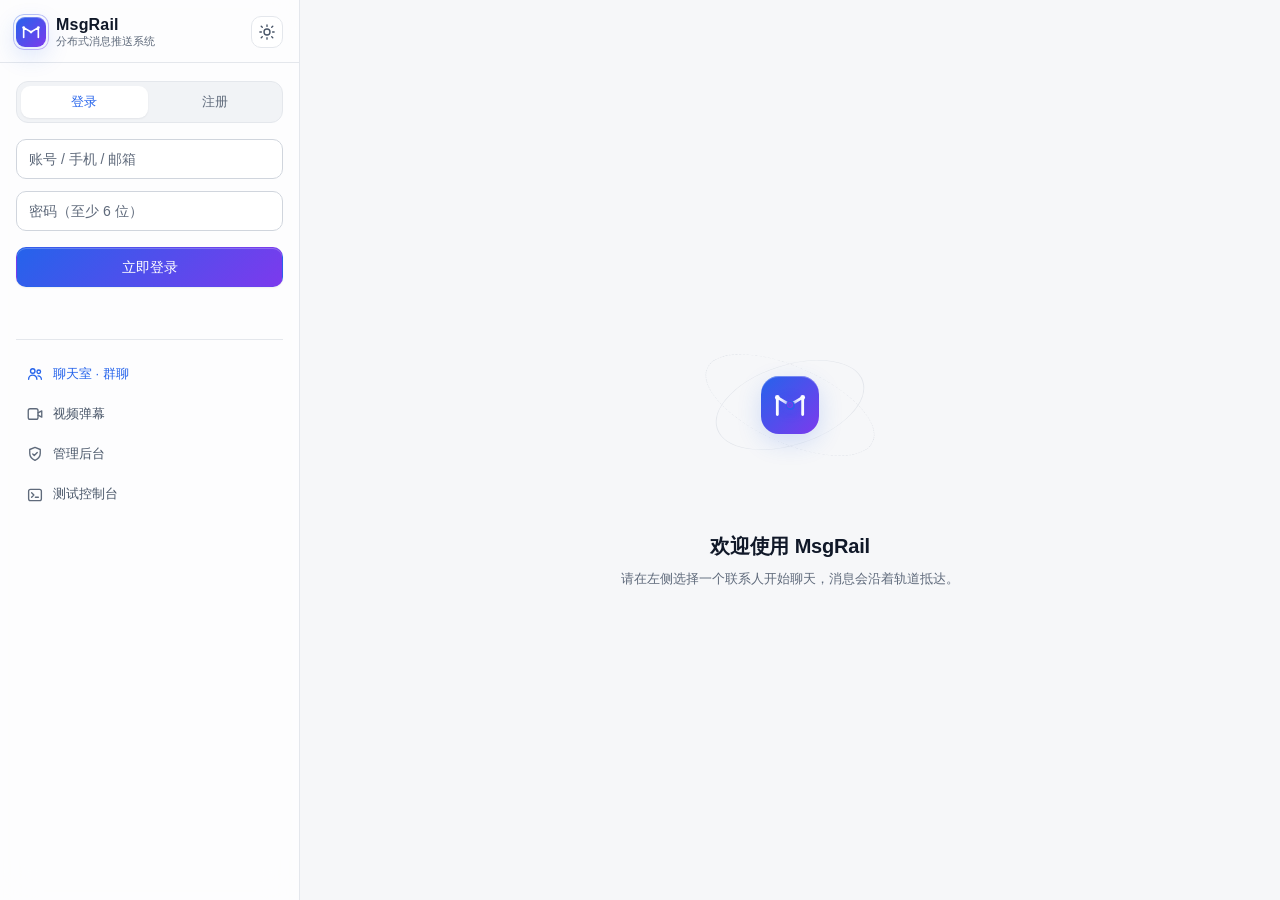
<file: web_demo/static/contacts.html>
<!DOCTYPE html>
<html lang="zh-CN">
<head>
  <meta charset="UTF-8" />
  <meta name="viewport" content="width=device-width, initial-scale=1" />
  <title>联系人 · MsgRail</title>
  <meta name="description" content="MsgRail 联系人：好友列表与好友申请" />
  <link rel="icon" href="data:image/svg+xml,%3Csvg xmlns='http://www.w3.org/2000/svg' viewBox='0 0 24 24'%3E%3Crect width='24' height='24' rx='7' fill='%232563eb'/%3E%3Cpath d='M5 17V8l7 4.5L19 8v9' fill='none' stroke='white' stroke-width='2' stroke-linecap='round' stroke-linejoin='round'/%3E%3C/svg%3E" />
  <link rel="stylesheet" href="ui/tokens.css" />
  <link rel="stylesheet" href="ui/base.css" />
  <link rel="stylesheet" href="ui/chat.css" />
  <style>
    .page-shell {
      min-height: 100vh;
      display: flex;
      flex-direction: column;
      background-color: var(--mr-bg);
      background-image:
        radial-gradient(60% 45% at 100% 0%, var(--mr-aurora-1), transparent 70%),
        radial-gradient(50% 40% at 0% 100%, var(--mr-aurora-2), transparent 70%);
    }
    .page-header {
      display: flex;
      align-items: center;
      gap: 18px;
      padding: 14px 24px;
      border-bottom: 1px solid var(--mr-border);
      background: var(--mr-glass);
      -webkit-backdrop-filter: blur(18px) saturate(1.15);
      backdrop-filter: blur(18px) saturate(1.15);
      position: sticky;
      top: 0;
      z-index: 10;
    }
    .page-nav {
      display: flex;
      align-items: center;
      gap: 4px;
      flex: 1;
      min-width: 0;
    }
    .page-nav a {
      padding: 7px 12px;
      border-radius: 9px;
      color: var(--mr-text-2);
      text-decoration: none;
      font-size: 13px;
      font-weight: 500;
    }
    .page-nav a:hover { background: var(--mr-surface-2); color: var(--mr-text); }
    .page-nav a.active { background: var(--mr-accent-soft); color: var(--mr-accent); }
    .page-user {
      display: flex;
      align-items: center;
      gap: 8px;
      min-width: 0;
      color: var(--mr-text);
      font-size: 13px;
      font-weight: 550;
    }
    .page-user .avatar-placeholder { width: 32px; height: 32px; flex-basis: 32px; }
    .contacts-main {
      width: min(1180px, 100%);
      margin: 0 auto;
      padding: 24px;
      display: grid;
      grid-template-columns: minmax(0, 1fr) minmax(0, 1.15fr);
      gap: 20px;
      align-items: start;
    }
    .right-col { display: flex; flex-direction: column; gap: 20px; }
    .panel {
      border: 1px solid var(--mr-border);
      border-radius: 16px;
      background: var(--mr-surface);
      box-shadow: var(--mr-shadow-sm);
      overflow: hidden;
    }
    .panel-head {
      display: flex;
      align-items: center;
      justify-content: space-between;
      gap: 12px;
      padding: 16px 18px 10px;
    }
    .panel h2 {
      margin: 0;
      font-size: 15px;
      font-weight: 650;
      color: var(--mr-text);
      display: flex;
      align-items: center;
      gap: 8px;
    }
    .panel h3 {
      margin: 12px 18px 4px;
      font-size: 12px;
      font-weight: 600;
      color: var(--mr-text-3);
      letter-spacing: 0.04em;
    }
    .panel .hint {
      margin: 0;
      padding: 0 18px 10px;
      font-size: 12px;
      line-height: 1.6;
      color: var(--mr-text-3);
    }
    .panel-body { padding: 6px 12px 14px; }
    .card-list { display: flex; flex-direction: column; gap: 4px; }
    .user-card {
      display: flex;
      align-items: center;
      gap: 11px;
      padding: 10px;
      border-radius: 12px;
      border: 1px solid transparent;
      transition: background-color var(--mr-fast) var(--mr-ease),
        border-color var(--mr-fast) var(--mr-ease);
    }
    .user-card:hover { background: var(--mr-surface-2); border-color: var(--mr-border); }
    .user-card .user-main { flex: 1; min-width: 0; }
    .user-card .user-name {
      font-size: 13.5px;
      font-weight: 600;
      color: var(--mr-text);
      white-space: nowrap;
      overflow: hidden;
      text-overflow: ellipsis;
    }
    .user-card .user-sub {
      font-size: 11.5px;
      color: var(--mr-text-3);
      white-space: nowrap;
      overflow: hidden;
      text-overflow: ellipsis;
    }
    .user-card .user-actions { display: flex; gap: 6px; flex: 0 0 auto; }
    .mini-btn {
      height: 30px;
      padding: 0 11px;
      border: 1px solid var(--mr-border);
      border-radius: 9px;
      background: var(--mr-surface);
      color: var(--mr-text-2);
      font-family: var(--mr-font);
      font-size: 12px;
      cursor: pointer;
      white-space: nowrap;
    }
    .mini-btn:hover { border-color: var(--mr-border-strong); color: var(--mr-text); }
    .mini-btn.primary {
      border-color: transparent;
      background-image: var(--mr-gradient);
      background-color: var(--mr-accent-solid);
      color: #fff;
    }
    .mini-btn.danger { color: var(--mr-danger); }
    .mini-btn:disabled { opacity: 0.55; cursor: default; }
    .search-row {
      display: flex;
      gap: 8px;
      padding: 0 18px 10px;
    }
    .search-row .form-control { flex: 1; height: 38px; }
    .search-row .btn-primary { height: 38px; padding: 0 16px; flex: 0 0 auto; }
    .empty-line {
      padding: 14px 10px;
      font-size: 12.5px;
      color: var(--mr-text-3);
      text-align: center;
    }
    .relationship-tag {
      display: inline-flex;
      align-items: center;
      height: 22px;
      padding: 0 8px;
      border-radius: var(--mr-r-pill);
      background: var(--mr-surface-2);
      color: var(--mr-text-3);
      font-size: 11px;
    }
    .request-card { flex-wrap: wrap; }
    .request-message {
      flex-basis: 100%;
      margin: 2px 0 0 49px;
      font-size: 12px;
      color: var(--mr-text-2);
      line-height: 1.5;
    }
    @media (max-width: 860px) {
      .contacts-main { grid-template-columns: minmax(0, 1fr); padding: 14px; }
      .page-header { padding: 12px 14px; gap: 10px; flex-wrap: wrap; }
      .page-nav { order: 3; flex-basis: 100%; overflow-x: auto; }
      .page-user { margin-left: auto; }
      .brand-sub { display: none; }
    }
  </style>
  <script src="ui/theme.js"></script>
  <script src="ui/icons.js"></script>
  <script src="auth.js"></script>
  <script src="ui/user_profile.js"></script>
</head>
<body class="page-shell">
  <div id="toast-container" role="status" aria-live="polite"></div>

  <header class="page-header">
    <a class="brand" href="index.html" aria-label="MsgRail 消息中心">
      <span class="brand-mark">
        <svg class="mr-icon" aria-hidden="true"><use href="#i-logo"></use></svg>
      </span>
      <span class="brand-text">
        <span class="brand-name">MsgRail</span>
        <span class="brand-sub">联系人</span>
      </span>
    </a>
    <nav class="page-nav" aria-label="页面导航">
      <a href="index.html">消息</a>
      <a class="active" href="contacts.html">联系人</a>
      <a href="chatroom.html">聊天室</a>
      <a href="profile.html">我的资料</a>
    </nav>
    <div class="page-user">
      <div id="nav-avatar" class="avatar-placeholder">Me</div>
      <span id="nav-name">User</span>
    </div>
  </header>

  <main class="contacts-main">
    <section class="panel">
      <div class="panel-head">
        <h2>我的好友 <span id="friend-count" class="relationship-tag">0</span></h2>
        <button id="refresh-friends-btn" class="mini-btn" type="button">刷新</button>
      </div>
      <div class="panel-body">
        <div id="friend-list" class="card-list">
          <div class="empty-line">加载中...</div>
        </div>
      </div>
    </section>

    <div class="right-col">
      <section class="panel">
        <div class="panel-head">
          <h2>添加好友</h2>
        </div>
        <p class="hint">
          输入完整 UserID（精确匹配）或昵称（精确匹配，可能重名）。
          昵称相同也以 UserID 作为唯一身份。
        </p>
        <form id="search-form" class="search-row">
          <input id="search-input" class="form-control" autocomplete="off"
                 placeholder="UserID 或完整昵称" />
          <button class="btn-primary" type="submit">搜索</button>
        </form>
        <div id="search-status" class="status-text"></div>
        <div class="panel-body">
          <div id="search-results" class="card-list"></div>
        </div>
      </section>

      <section class="panel">
        <div class="panel-head">
          <h2>好友申请
            <span id="pending-badge" class="unread-badge hidden">0</span>
          </h2>
          <button id="refresh-requests-btn" class="mini-btn" type="button">刷新</button>
        </div>
        <div class="panel-body">
          <div id="incoming-list" class="card-list">
            <div class="empty-line">加载中...</div>
          </div>
          <h3>我发出的</h3>
          <div id="outgoing-list" class="card-list"></div>
        </div>
      </section>
    </div>
  </main>

  <script>
    (function () {
      'use strict';

      const saved = window.Auth && Auth.get();
      if (!saved || !saved.token) {
        window.location.replace('index.html');
        return;
      }
      const token = saved.token;
      const myUserId = Number(saved.user_id);
      const logicBase = window.location.protocol + '//' +
                        window.location.hostname + ':9101';
      let pollTimer = null;
      let lastSearchKeyword = '';

      function authHeaders() {
        return {
          'Content-Type': 'application/json',
          'Authorization': 'Bearer ' + token
        };
      }

      async function apiPost(path, payload) {
        const resp = await fetch(logicBase + path, {
          method: 'POST',
          headers: authHeaders(),
          body: JSON.stringify(payload || {})
        });
        let body = {};
        try { body = await resp.json(); } catch (e) { body = {}; }
        if (!resp.ok || body.code !== 0) {
          const err = new Error(body.message || ('HTTP ' + resp.status));
          err.status = resp.status;
          throw err;
        }
        return body.data || {};
      }

      function showToast(msg) {
        const container = document.getElementById('toast-container');
        const div = document.createElement('div');
        div.className = 'toast';
        div.textContent = msg;
        container.appendChild(div);
        setTimeout(() => {
          div.style.animation = 'toast-out 0.3s ease-in forwards';
          div.addEventListener('animationend', () => {
            if (div.parentNode) div.parentNode.removeChild(div);
          });
        }, 3000);
      }

      function setBadge(el, count) {
        const n = Math.max(0, Number(count) || 0);
        el.textContent = n > 99 ? '99+' : String(n);
        el.classList.toggle('hidden', n <= 0);
      }

      function userProfile(user) {
        return {
          user_id: user.user_id,
          name: user.name || '',
          avatar_media_id: user.avatar_media_id || '',
          avatar_url: user.avatar_url || '',
          avatar_expires_at: user.avatar_expires_at || 0
        };
      }

      function avatarEl(user) {
        const profile = userProfile(user);
        if (profile.name || profile.avatar_url || profile.avatar_media_id) {
          UserProfile.prime(profile);
        }
        const el = document.createElement('div');
        el.className = 'avatar-placeholder';
        UserProfile.applyAvatar(el, profile, user.user_id);
        return el;
      }

      function userCard(user, actions) {
        const card = document.createElement('div');
        card.className = 'user-card';
        card.appendChild(avatarEl(user));

        const main = document.createElement('div');
        main.className = 'user-main';
        const name = document.createElement('div');
        name.className = 'user-name';
        name.textContent = user.name || ('User ' + user.user_id);
        const sub = document.createElement('div');
        sub.className = 'user-sub';
        sub.textContent = 'UserID ' + user.user_id;
        main.appendChild(name);
        main.appendChild(sub);
        card.appendChild(main);

        const actionWrap = document.createElement('div');
        actionWrap.className = 'user-actions';
        (actions || []).forEach(action => {
          const btn = document.createElement('button');
          btn.type = 'button';
          btn.className = 'mini-btn' +
            (action.primary ? ' primary' : '') +
            (action.danger ? ' danger' : '');
          btn.textContent = action.label;
          if (action.disabled) btn.disabled = true;
          btn.onclick = action.onClick;
          actionWrap.appendChild(btn);
        });
        card.appendChild(actionWrap);
        return card;
      }

      async function loadSelf() {
        try {
          const profile = await apiPost('/api/user/profile', {});
          UserProfile.prime(profile);
          document.getElementById('nav-name').textContent =
            profile.name || ('User ' + myUserId);
          UserProfile.applyAvatar(
            document.getElementById('nav-avatar'), profile, myUserId);
          Auth.set(myUserId, token, profile.name || ('User ' + myUserId));
        } catch (e) {
          console.warn('load self profile failed', e);
        }
      }

      async function loadFriends() {
        const list = document.getElementById('friend-list');
        try {
          const data = await apiPost('/api/friend/list', {});
          const friends = data.friends || [];
          document.getElementById('friend-count').textContent =
            String(friends.length);
          list.innerHTML = '';
          if (!friends.length) {
            list.innerHTML =
              '<div class="empty-line">还没有好友，先搜索并添加一个吧。</div>';
            return;
          }
          friends.forEach(friend => {
            list.appendChild(userCard(friend, [{
              label: '发消息',
              primary: true,
              onClick: () => openChat(friend.user_id)
            }]));
          });
        } catch (e) {
          list.innerHTML = '<div class="empty-line">好友列表加载失败</div>';
          showToast('好友列表加载失败: ' + e.message);
        }
      }

      async function loadRequests() {
        const incomingList = document.getElementById('incoming-list');
        const outgoingList = document.getElementById('outgoing-list');
        try {
          const data = await apiPost('/api/friend/requests', {});
          const incoming = data.incoming || [];
          const outgoing = data.outgoing || [];

          incomingList.innerHTML = '';
          if (!incoming.length) {
            incomingList.innerHTML =
              '<div class="empty-line">没有待处理的好友申请。</div>';
          } else {
            incoming.forEach(req => {
              const card = userCard(req.from_user, [
                {
                  label: '同意', primary: true,
                  onClick: () => respond(req.request_id, 'accept')
                },
                {
                  label: '拒绝', danger: true,
                  onClick: () => respond(req.request_id, 'reject')
                }
              ]);
              card.classList.add('request-card');
              if (req.message) {
                const msg = document.createElement('div');
                msg.className = 'request-message';
                msg.textContent = '留言：' + req.message;
                card.appendChild(msg);
              }
              incomingList.appendChild(card);
            });
          }

          outgoingList.innerHTML = '';
          if (!outgoing.length) {
            outgoingList.innerHTML =
              '<div class="empty-line">暂无已发出的申请。</div>';
          } else {
            outgoing.forEach(req => {
              outgoingList.appendChild(userCard(req.to_user, [{
                label: '等待对方同意',
                disabled: true
              }]));
            });
          }

          setBadge(document.getElementById('pending-badge'), incoming.length);
        } catch (e) {
          incomingList.innerHTML = '<div class="empty-line">申请列表加载失败</div>';
          showToast('好友申请加载失败: ' + e.message);
        }
      }

      async function search(keyword) {
        const results = document.getElementById('search-results');
        const status = document.getElementById('search-status');
        const trimmed = String(keyword || '').trim();
        if (!trimmed) {
          status.textContent = '请输入 UserID 或昵称';
          results.innerHTML = '';
          return;
        }
        lastSearchKeyword = trimmed;
        status.textContent = '搜索中...';
        try {
          const data = await apiPost('/api/user/search', {
            keyword: trimmed, limit: 50, offset: 0
          });
          const users = data.users || [];
          results.innerHTML = '';
          if (!users.length) {
            status.textContent = data.match_type === 'user_id'
              ? '该 UserID 不存在'
              : '没有找到这个昵称的用户';
            return;
          }
          status.textContent = data.match_type === 'user_id'
            ? '按 UserID 精确匹配到 1 个用户'
            : ('昵称“' + trimmed + '”匹配到 ' + users.length +
               ' 个用户，请按 UserID 区分');
          users.forEach(user => {
            results.appendChild(userCard(user,
              buildSearchActions(user)));
          });
        } catch (e) {
          status.textContent = '搜索失败: ' + e.message;
        }
      }

      function buildSearchActions(user) {
        if (user.relationship === 'self') {
          return [{ label: '这是你自己', disabled: true }];
        }
        if (user.relationship === 'friend') {
          return [{
            label: '发消息', primary: true,
            onClick: () => openChat(user.user_id)
          }];
        }
        if (user.relationship === 'pending_out') {
          return [{ label: '已申请', disabled: true }];
        }
        if (user.relationship === 'pending_in') {
          return [
            {
              label: '同意', primary: true,
              onClick: () => respond(user.request_id, 'accept')
            },
            {
              label: '拒绝', danger: true,
              onClick: () => respond(user.request_id, 'reject')
            }
          ];
        }
        return [{
          label: '加好友', primary: true,
          onClick: () => sendFriendRequest(user)
        }];
      }

      async function sendFriendRequest(user) {
        try {
          await apiPost('/api/friend/request', {
            to_user_id: Number(user.user_id),
            message: ''
          });
          showToast('好友申请已发送给 ' +
                    (user.name || ('User ' + user.user_id)));
          await Promise.all([loadRequests(), search(lastSearchKeyword)]);
        } catch (e) {
          if (e.status === 409) {
            showToast('对方已经发来申请或你们已是好友，正在刷新');
            await Promise.all([loadRequests(), loadFriends(),
                               search(lastSearchKeyword)]);
          } else {
            showToast('发送申请失败: ' + e.message);
          }
        }
      }

      async function respond(requestId, action) {
        try {
          await apiPost('/api/friend/respond', {
            request_id: Number(requestId),
            action: action
          });
          showToast(action === 'accept' ? '已添加好友' : '已拒绝申请');
          await Promise.all([
            loadRequests(), loadFriends(),
            lastSearchKeyword ? search(lastSearchKeyword) : Promise.resolve()
          ]);
        } catch (e) {
          showToast('处理申请失败: ' + e.message);
          await loadRequests();
        }
      }

      async function openChat(peerUserId) {
        try {
          await apiPost('/api/session/open_single', {
            peer_user_id: Number(peerUserId)
          });
          window.location.href = 'index.html?peer=' +
            encodeURIComponent(peerUserId);
        } catch (e) {
          if (e.status === 403) {
            showToast('还不是好友，请先发送好友申请');
          } else {
            showToast('打开会话失败: ' + e.message);
          }
        }
      }

      document.getElementById('search-form').addEventListener('submit', e => {
        e.preventDefault();
        search(document.getElementById('search-input').value);
      });
      document.getElementById('refresh-friends-btn').onclick = loadFriends;
      document.getElementById('refresh-requests-btn').onclick = loadRequests;

      loadSelf();
      loadFriends();
      loadRequests();

      const params = new URLSearchParams(window.location.search);
      const initialSearch = params.get('search');
      if (initialSearch) {
        document.getElementById('search-input').value = initialSearch;
        search(initialSearch);
      }

      // 好友申请 / 好友列表轮询：30 秒一次。
      pollTimer = setInterval(() => {
        loadRequests();
        loadFriends();
      }, 30000);
      window.addEventListener('beforeunload', () => {
        if (pollTimer) clearInterval(pollTimer);
      });
    })();
  </script>
</body>
</html>
</file>
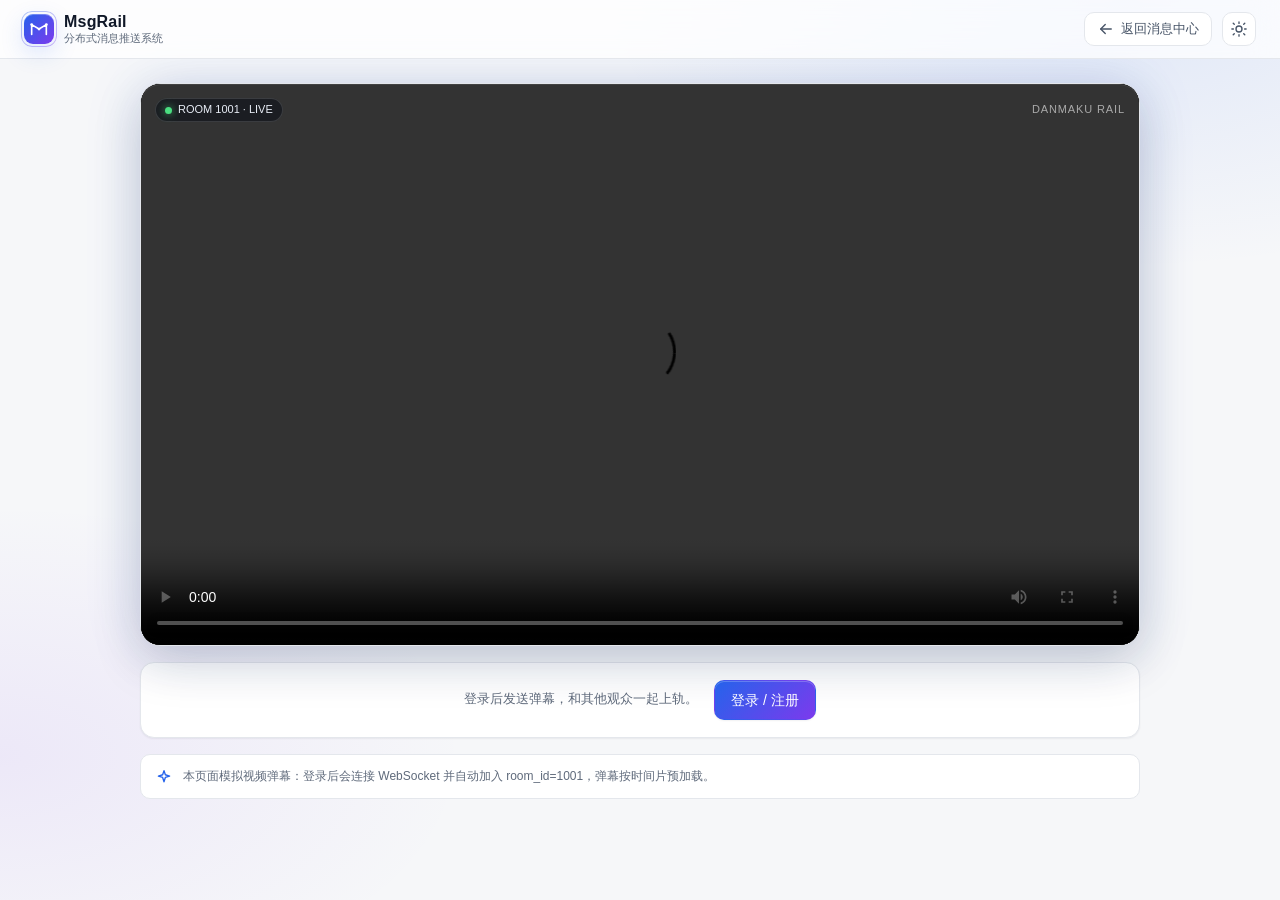
<file: web_demo/static/danmaku.html>
<!DOCTYPE html>
<html lang="zh-CN">
<head>
  <meta charset="UTF-8" />
  <meta name="viewport" content="width=device-width, initial-scale=1" />
  <title>MsgRail · 视频弹幕</title>
  <meta name="description" content="MsgRail 分布式消息推送系统 · 视频弹幕演示" />
  <link rel="icon" href="data:image/svg+xml,%3Csvg xmlns='http://www.w3.org/2000/svg' viewBox='0 0 24 24'%3E%3Crect width='24' height='24' rx='7' fill='%232563eb'/%3E%3Cpath d='M5 17V8l7 4.5L19 8v9' fill='none' stroke='white' stroke-width='2' stroke-linecap='round' stroke-linejoin='round'/%3E%3C/svg%3E" />
  <link rel="stylesheet" href="ui/tokens.css" />
  <link rel="stylesheet" href="ui/base.css" />
  <link rel="stylesheet" href="ui/danmaku.css" />
  <script src="ui/theme.js"></script>
  <script src="ui/icons.js"></script>
  <script src="auth.js"></script>
</head>
<body class="dm-app">
  <header class="dm-header">
    <a class="brand" href="index.html" aria-label="MsgRail 消息中心">
      <span class="brand-mark">
        <svg class="mr-icon" aria-hidden="true"><use href="#i-logo"></use></svg>
      </span>
      <span class="brand-text">
        <span class="brand-name">MsgRail</span>
        <span class="brand-sub">分布式消息推送系统</span>
      </span>
    </a>
    <div class="dm-header-actions">
      <a class="dm-back" href="index.html">
        <svg class="mr-icon" aria-hidden="true"><use href="#i-arrow-left"></use></svg>
        <span>返回消息中心</span>
      </a>
      <button class="theme-toggle" type="button" data-theme-toggle aria-pressed="false" aria-label="切换到深色模式" title="切换到深色模式">
        <svg class="mr-icon icon-sun" aria-hidden="true"><use href="#i-sun"></use></svg>
        <svg class="mr-icon icon-moon" aria-hidden="true"><use href="#i-moon"></use></svg>
      </button>
    </div>
  </header>

  <main class="dm-main">
    <div id="video-wrap">
      <video id="video" controls playsinline preload="metadata">
        <source src="demo.mp4" type="video/mp4" />
      </video>
      <div id="danmaku-layer" aria-hidden="true"></div>
      <div class="dm-stage-meta" aria-hidden="true">
        <span class="mr-pill"><span class="mr-dot"></span>ROOM 1001 · LIVE</span>
        <span class="dm-stage-title">Danmaku Rail</span>
      </div>
    </div>

    <div class="controls-container">
      <!-- 1. 登录前 -->
      <div id="guest-panel">
        <span class="guest-copy">登录后发送弹幕，和其他观众一起上轨。</span>
        <button class="mr-btn mr-btn-primary" type="button" onclick="openAuthModal()">登录 / 注册</button>
      </div>

      <!-- 2. 登录后 -->
      <div id="user-panel" class="hidden">
        <div class="dm-user">
          <span class="dm-user-label">当前用户</span>
          <span id="current-user-disp">-</span>
        </div>
        <input id="dm-input" placeholder="输入弹幕内容，Enter 发射" />
        <button class="mr-btn mr-btn-primary" type="button" id="send-dm-btn">
          <svg class="mr-icon" aria-hidden="true"><use href="#i-send"></use></svg>
          <span>发送弹幕</span>
        </button>
        <button class="mr-btn mr-btn-secondary" type="button" onclick="doLogout()">退出</button>
      </div>
    </div>

    <div class="dm-hint">
      <svg class="mr-icon" aria-hidden="true"><use href="#i-spark"></use></svg>
      <span>本页面模拟视频弹幕：登录后会连接 WebSocket 并自动加入 room_id=1001，弹幕按时间片预加载。</span>
    </div>
  </main>

  <!-- Login Modal -->
  <div id="auth-modal" class="mr-overlay hidden">
    <div class="mr-modal" role="dialog" aria-modal="true" aria-labelledby="auth-modal-title" onclick="event.stopPropagation()">
      <div class="mr-modal-header">
        <span class="mr-modal-title" id="auth-modal-title">登录 MsgRail</span>
        <button class="mr-close" type="button" onclick="closeAuthModal()" aria-label="关闭">
          <svg class="mr-icon" aria-hidden="true"><use href="#i-close"></use></svg>
        </button>
      </div>
      <div class="mr-modal-body">
        <div class="auth-tabs" role="tablist" aria-label="登录或注册">
          <button type="button" class="auth-tab active" data-mode="login" role="tab" aria-selected="true">登录</button>
          <button type="button" class="auth-tab" data-mode="register" role="tab" aria-selected="false">注册</button>
        </div>
        <div class="form-group">
          <input id="auth-account" class="form-control" placeholder="账号" autocomplete="username" />
        </div>
        <div class="form-group hidden" id="group-nickname">
          <input id="auth-nickname" class="form-control" placeholder="昵称" />
        </div>
        <div class="form-group">
          <input id="auth-password" type="password" class="form-control" placeholder="密码" autocomplete="current-password" />
        </div>
        <button id="login-btn" class="btn-primary btn-block">立即登录</button>
        <button id="register-btn" class="btn-primary btn-block hidden">注册并自动登录</button>
        <div id="auth-msg" class="status-text" role="status"></div>
      </div>
    </div>
  </div>

  <script>
    const video = document.getElementById('video');
    const danmakuLayer = document.getElementById('danmaku-layer');
    const dmInput = document.getElementById('dm-input');
    const logicBase = window.location.protocol + '//' + window.location.hostname + ':9101';
    const wsProtocol = window.location.protocol === 'https:' ? 'wss:' : 'ws:';
    const cometWsUrl = wsProtocol + '//' + window.location.hostname + ':9200/ws';
    
    const videoId = 'demo_video_1';
    const danmakuRoomId = 1001;

    let ws = null;
    let currentUserId = null;
    let token = null;
    let wsReconnectTimer = null;
    let shouldReconnect = true;

    // 构造带 Authorization 的请求头
    function authHeaders() {
      const h = {'Content-Type': 'application/json'};
      if (token) h['Authorization'] = 'Bearer ' + token;
      return h;
    }

    function handleTokenExpired() {
      if (!token && !currentUserId) return;
      Auth.clear();
      shouldReconnect = false;
      clearTimeout(wsReconnectTimer);
      if (ws) {
        const socket = ws;
        ws = null;
        socket.onclose = null;
        socket.close();
      }
      currentUserId = null;
      token = null;
      updateUI();
      openAuthModal();
      document.getElementById('auth-msg').textContent = '登录状态已失效，请重新登录';
    }

    async function authenticatedFetch(url, options) {
      const res = await fetch(url, options);
      if (res.status === 401) {
        handleTokenExpired();
        return null;
      }
      return res;
    }
    const danmakus = []; 
    // 弹幕按时间片分段加载（毫秒），类似商业视频网站做时间分片预加载
    const DANMAKU_SLICE_MS = 60 * 1000; // 每片 60 秒
    const danmakuLoadedRanges = [];     // 已成功加载的时间段 [{from_ms,to_ms}]
    const danmakuLoadingKeys = new Set(); // 正在加载中的片段 key: "from-to"
    let lastPreloadCheckTime = -1;      // 上次预加载检查时的视频时间（秒）

    // Auth State
    // let authMode = 'login'; // Removed

    // --- UI ---
    function updateUI() {
       const guest = document.getElementById('guest-panel');
       const user = document.getElementById('user-panel');
       if (currentUserId) {
          guest.classList.add('hidden');
          user.classList.remove('hidden');
          document.getElementById('current-user-disp').textContent = currentUserId;
          closeAuthModal();
       } else {
          guest.classList.remove('hidden');
          user.classList.add('hidden');
       }
    }

    function openAuthModal() {
      document.getElementById('auth-modal').classList.remove('hidden');
      const t = document.querySelector('.auth-tab[data-mode="login"]');
      if(t) t.click();
      document.getElementById('auth-msg').textContent = '';
    }
    function closeAuthModal() {
      document.getElementById('auth-modal').classList.add('hidden');
    }

    // Tab Logic
    document.querySelectorAll('.auth-tab').forEach(btn => {
       btn.onclick = () => {
         document.querySelectorAll('.auth-tab').forEach(b => b.classList.remove('active'));
         btn.classList.add('active');
         const mode = btn.dataset.mode;
         const regBtn = document.getElementById('register-btn');
         const logBtn = document.getElementById('login-btn');
         const nickGroup = document.getElementById('group-nickname');
         
         if(mode === 'login') {
            regBtn.classList.add('hidden');
            logBtn.classList.remove('hidden');
            nickGroup.classList.add('hidden');
         } else {
            regBtn.classList.remove('hidden');
            logBtn.classList.add('hidden');
            nickGroup.classList.remove('hidden');
         }
         document.getElementById('auth-msg').textContent = '';
       };
    });

    // --- 弹幕渲染 ---
    function createDanmaku(text) {
      const el = document.createElement('span');
      el.className = 'danmaku-item';
      el.textContent = text;
      const layerH = danmakuLayer.clientHeight || 300;
      const laneMax = Math.max(0, layerH - 40);
      const top = Math.floor(Math.random() * laneMax);
      el.style.top = top + 'px';
      // 用图层宽度计算完整横穿距离，速度略带随机，避免所有弹幕重叠。
      el.style.setProperty('--dm-distance', (danmakuLayer.clientWidth || 960) + 'px');
      el.style.animationDuration = (7 + Math.random() * 3.5).toFixed(2) + 's';
      el.addEventListener('animationend', () => el.remove());
      danmakuLayer.appendChild(el);
    }

    function onRecvDanmaku(timelineMs, text) {
       const tSec = (timelineMs || 0) / 1000.0;
       danmakus.push({ time: tSec, text, displayed: false });
    }

    // --- 弹幕时间片管理 ---
    function isRangeLoaded(fromMs, toMs) {
      return danmakuLoadedRanges.some(r =>
        fromMs >= r.from_ms && toMs <= r.to_ms
      );
    }

    function markRangeLoaded(fromMs, toMs) {
      danmakuLoadedRanges.push({ from_ms: fromMs, to_ms: toMs });
    }

    async function loadDanmakuRange(fromMs, toMs) {
      if (fromMs < 0) fromMs = 0;
      if (toMs > 0 && toMs <= fromMs) return;
      if (isRangeLoaded(fromMs, toMs)) return;

      const key = fromMs + '-' + toMs;
      if (danmakuLoadingKeys.has(key)) return;
      danmakuLoadingKeys.add(key);

      try {
        const res = await fetch(logicBase + '/api/danmaku/list', {
          method:'POST',
          headers:authHeaders(),
          body:JSON.stringify({
            video_id: videoId,
            from_ms: fromMs,
            to_ms: toMs,
            limit: 2000
          })
        });
        const d = await res.json();
        if (d.code === 0 && d.data && Array.isArray(d.data.danmaku)) {
          d.data.danmaku.forEach(item => {
            onRecvDanmaku(item.timeline_ms, item.text);
          });
          markRangeLoaded(fromMs, toMs);
        }
      } catch(e) {
        console.error('loadDanmakuRange error', e);
      } finally {
        danmakuLoadingKeys.delete(key);
      }
    }

    function scheduleDanmakuPreload(curSeconds, force = false) {
      const cur = curSeconds || 0;
      // 默认每 5 秒做一次预加载检查，避免 timeupdate 过于频繁
      if (!force && lastPreloadCheckTime >= 0 && Math.abs(cur - lastPreloadCheckTime) < 5) {
        return;
      }
      lastPreloadCheckTime = cur;

      const curMs = Math.floor(cur * 1000);
      const baseSliceIndex = Math.floor(curMs / DANMAKU_SLICE_MS);
      const sliceIndices = [baseSliceIndex - 1, baseSliceIndex, baseSliceIndex + 1, baseSliceIndex + 2];

      sliceIndices.forEach(idx => {
        if (idx < 0) return;
        const fromMs = idx * DANMAKU_SLICE_MS;
        const toMs = fromMs + DANMAKU_SLICE_MS;
        loadDanmakuRange(fromMs, toMs);
      });
    }

    // --- 业务逻辑 ---
    async function doLoginOrRegister(mode) {
       const account = document.getElementById('auth-account').value.trim();
       const pwdRaw = document.getElementById('auth-password').value;
       const nickname = document.getElementById('auth-nickname').value.trim();
       const msgEl = document.getElementById('auth-msg');
       
       if(!account || !pwdRaw) return msgEl.textContent = '请填写完整';
       if(mode === 'register' && !nickname) return msgEl.textContent = '注册需填写昵称';

       msgEl.textContent = '处理中...';
       
       try {
          const url = logicBase + (mode === 'register' ? '/api/register' : '/api/login');
          const body = { account, password: hashPassword(pwdRaw) };
          if(mode === 'register') body.name = nickname;

          const resp = await fetch(url, {
             method:'POST', headers:{'Content-Type':'application/json'},
             body:JSON.stringify(body)
          });
          const data = await resp.json();
          
          if (data.code !== 0) {
             msgEl.textContent = data.message;
             return;
          }
          
          currentUserId = data.data.user_id;
          token = data.data.token;
          shouldReconnect = true;
          Auth.set(currentUserId, token, nickname || ('User ' + currentUserId));
          updateUI();
          connectWs();
       } catch(e) {
          msgEl.textContent = '网络错误: ' + e;
       }
    }

    function doLogout() {
      Auth.clear();
      shouldReconnect = false;
      clearTimeout(wsReconnectTimer);
      if(ws) {
        const socket = ws;
        ws = null;
        socket.onclose = null;
        socket.close();
      }
      currentUserId = null;
      token = null;
      updateUI();
    }
    
    function connectWs() {
       if (!token) return;
       if(ws) ws.close();
       const socket = new WebSocket(cometWsUrl + '?token=' + encodeURIComponent(token));
       let opened = false;
       ws = socket;
       socket.onopen = () => {
          if (socket !== ws) return;
          opened = true;
          console.log('WS Open');
          joinRoom();
       };
       socket.onmessage = (ev) => {
          if (socket !== ws) return;
          try {
             const obj = JSON.parse(ev.data);
             console.info('obj', obj);
             if (obj.type === 'danmaku' || obj.type === 'chatroom') {
                let t = ev.data;
                if (obj.content) {
                    if (typeof obj.content === 'string') t = obj.content;
                    else if (obj.content.text) t = obj.content.text;
                    else if (obj.content.content) {
                       // 嵌套兼容
                       if (typeof obj.content.content === 'string') t = obj.content.content;
                       else if (obj.content.content.text) t = obj.content.content.text;
                    }
                }
                const tl = obj.timeline_ms || 0;
                onRecvDanmaku(tl, t);
             }
          } catch(e){}
       };
       socket.onclose = () => {
          if (socket !== ws) return;
          ws = null;
          if (!shouldReconnect || !token) return;
          if (!opened) {
             verifyTokenAfterHandshakeFailure();
             return;
          }
          clearTimeout(wsReconnectTimer);
          wsReconnectTimer = setTimeout(connectWs, 1000);
       };
    }

    async function verifyTokenAfterHandshakeFailure() {
       if (!token) return;
       const tokenAtFailure = token;
       try {
          const res = await fetch(logicBase + '/api/chatroom/join', {
             method:'POST', headers:authHeaders(),
             body:JSON.stringify({ room_id: danmakuRoomId })
          });
          if (token !== tokenAtFailure) return;
          if (res.status === 401) {
             handleTokenExpired();
             return;
          }
       } catch (e) {
          console.warn('Token verification unavailable after WS failure:', e);
       }
       if (token === tokenAtFailure && shouldReconnect) {
          clearTimeout(wsReconnectTimer);
          wsReconnectTimer = setTimeout(connectWs, 1000);
       }
    }
    
    async function joinRoom() {
       const res = await authenticatedFetch(logicBase + '/api/chatroom/join', {
          method:'POST', headers:authHeaders(),
          body:JSON.stringify({ room_id: danmakuRoomId })
       });
       if (!res) return;
       if(ws && ws.readyState===1) ws.send(JSON.stringify({ type:'chatroom_join', group_id: danmakuRoomId }));
    }
    
    async function sendDanmaku() {
       const text = dmInput.value.trim();
       if(!text) return;
       if (!currentUserId || !token) {
          // 未登录则提示并弹出登录框
          alert('请先登录后再发送弹幕');
          openAuthModal();
          return;
       }
       const timelineMs = Math.floor((video.currentTime||0) * 1000);
       try {
          const res = await authenticatedFetch(logicBase + '/api/danmaku/send', {
             method:'POST', headers:authHeaders(),
             body:JSON.stringify({
               video_id: videoId,
               timeline_ms: timelineMs,
               text
             })
          });
          if (!res) return;
          const data = await res.json();
          if (data.code !== 0) {
             alert(data.message || '发送弹幕失败');
             return;
          }
          dmInput.value = '';
       } catch(e) { alert(e); }
    }

    // 首次进入页面时预加载从 0 开始的若干时间片
    function initDanmakuPreload() {
      // 这里不依赖 video.duration，直接从 0 预加载前几片，足够 使用
      scheduleDanmakuPreload(0, true);
    }

    // --- Event Loop for Video ---
    video.addEventListener('timeupdate', () => {
       const cur = video.currentTime;
       // 播放时按当前时间做时间片预加载
       scheduleDanmakuPreload(cur);
       for(const d of danmakus) {
          if(!d.displayed && d.time <= cur + 0.2) {
             d.displayed = true;
             createDanmaku(d.text);
          }
       }
    });
    video.addEventListener('seeked', () => {
       const cur = video.currentTime;
       // 跳转时强制触发一次预加载，避免 seek 到尚未加载区域时弹幕缺失
       scheduleDanmakuPreload(cur, true);
       for(const d of danmakus) {
          d.displayed = (d.time < cur - 0.5);
       }
    });

    document.getElementById('send-dm-btn').onclick = sendDanmaku;
    dmInput.onkeydown = (e) => { if(e.key==='Enter') sendDanmaku(); };

    document.getElementById('login-btn').onclick = () => doLoginOrRegister('login');
    document.getElementById('register-btn').onclick = () => doLoginOrRegister('register');
    document.getElementById('auth-password').onkeydown = (e) => {
       if(e.key==='Enter') {
          const isReg = !document.getElementById('register-btn').classList.contains('hidden');
          doLoginOrRegister(isReg ? 'register' : 'login');
       }
    };
    
    // 弹幕拉取无需登录，这里在页面加载完成后直接按时间片开始预加载
    initDanmakuPreload();

    // 自动登录
    const savedSession = Auth.get();
    if(savedSession) {
      currentUserId = Number(savedSession.user_id);
      token = savedSession.token;
      updateUI();
      connectWs();
    } else {
      updateUI();
    }
  </script>
</body>
</html>
</file>
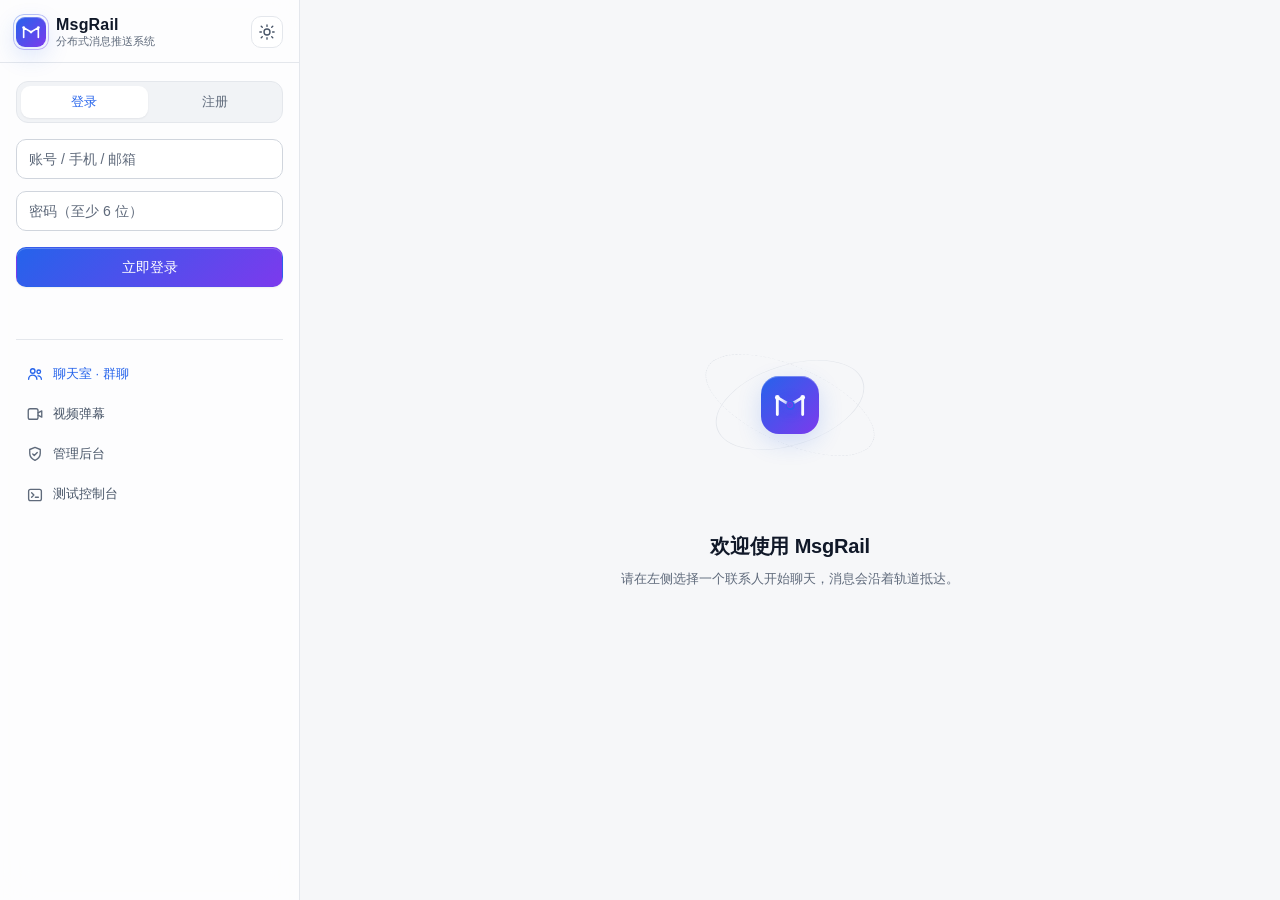
<file: web_demo/static/profile.html>
<!DOCTYPE html>
<html lang="zh-CN">
<head>
  <meta charset="UTF-8" />
  <meta name="viewport" content="width=device-width, initial-scale=1" />
  <title>我的资料 · MsgRail</title>
  <meta name="description" content="MsgRail 个人资料：修改昵称与上传头像" />
  <link rel="icon" href="data:image/svg+xml,%3Csvg xmlns='http://www.w3.org/2000/svg' viewBox='0 0 24 24'%3E%3Crect width='24' height='24' rx='7' fill='%232563eb'/%3E%3Cpath d='M5 17V8l7 4.5L19 8v9' fill='none' stroke='white' stroke-width='2' stroke-linecap='round' stroke-linejoin='round'/%3E%3C/svg%3E" />
  <link rel="stylesheet" href="ui/tokens.css" />
  <link rel="stylesheet" href="ui/base.css" />
  <link rel="stylesheet" href="ui/chat.css" />
  <style>
    .page-shell {
      min-height: 100vh;
      display: flex;
      flex-direction: column;
      background-color: var(--mr-bg);
      background-image:
        radial-gradient(60% 45% at 100% 0%, var(--mr-aurora-1), transparent 70%),
        radial-gradient(50% 40% at 0% 100%, var(--mr-aurora-2), transparent 70%);
    }
    .page-header {
      display: flex;
      align-items: center;
      gap: 18px;
      padding: 14px 24px;
      border-bottom: 1px solid var(--mr-border);
      background: var(--mr-glass);
      -webkit-backdrop-filter: blur(18px) saturate(1.15);
      backdrop-filter: blur(18px) saturate(1.15);
      position: sticky;
      top: 0;
      z-index: 10;
    }
    .page-nav { display: flex; align-items: center; gap: 4px; flex: 1; min-width: 0; }
    .page-nav a {
      padding: 7px 12px;
      border-radius: 9px;
      color: var(--mr-text-2);
      text-decoration: none;
      font-size: 13px;
      font-weight: 500;
    }
    .page-nav a:hover { background: var(--mr-surface-2); color: var(--mr-text); }
    .page-nav a.active { background: var(--mr-accent-soft); color: var(--mr-accent); }
    .profile-main {
      width: min(760px, 100%);
      margin: 0 auto;
      padding: 34px 20px 60px;
    }
    .profile-card {
      border: 1px solid var(--mr-border);
      border-radius: 20px;
      background: var(--mr-surface);
      box-shadow: var(--mr-shadow);
      overflow: hidden;
    }
    .profile-cover {
      height: 112px;
      background-color: var(--mr-accent-solid);
      background-image: var(--mr-gradient);
      position: relative;
    }
    .profile-avatar-wrap {
      position: relative;
      width: 116px;
      height: 116px;
      margin: -58px 0 0 28px;
      border-radius: 50%;
      padding: 4px;
      background: var(--mr-surface);
      box-shadow: var(--mr-shadow-sm);
    }
    .profile-avatar {
      width: 108px;
      height: 108px;
      border-radius: 50%;
      font-size: 30px;
    }
    .profile-content { padding: 18px 28px 28px; }
    .profile-title {
      margin: 0 0 2px;
      font-size: 20px;
      font-weight: 700;
      color: var(--mr-text);
    }
    .profile-sub {
      margin: 0 0 22px;
      font-size: 12.5px;
      color: var(--mr-text-3);
    }
    .field { margin-bottom: 18px; }
    .field label {
      display: block;
      margin-bottom: 7px;
      font-size: 12.5px;
      font-weight: 600;
      color: var(--mr-text-2);
    }
    .field .form-control { height: 42px; }
    .field-hint {
      margin-top: 6px;
      font-size: 11.5px;
      line-height: 1.55;
      color: var(--mr-text-3);
    }
    .avatar-actions {
      display: flex;
      align-items: center;
      gap: 10px;
      flex-wrap: wrap;
      margin: 16px 0 24px;
    }
    .avatar-actions .mini-btn {
      height: 34px;
      padding: 0 14px;
      border: 1px solid var(--mr-border);
      border-radius: 9px;
      background: var(--mr-surface);
      color: var(--mr-text-2);
      font-family: var(--mr-font);
      font-size: 12.5px;
      cursor: pointer;
    }
    .avatar-actions .mini-btn:hover { border-color: var(--mr-border-strong); color: var(--mr-text); }
    .avatar-actions .mini-btn:disabled { opacity: 0.55; cursor: default; }
    .upload-track {
      display: none;
      flex: 1;
      min-width: 140px;
      height: 8px;
      border-radius: 999px;
      background: var(--mr-surface-2);
      overflow: hidden;
    }
    .upload-track.show { display: block; }
    .upload-fill {
      width: 0;
      height: 100%;
      border-radius: inherit;
      background-image: var(--mr-gradient);
      background-color: var(--mr-accent-solid);
      transition: width 0.15s linear;
    }
    .profile-actions {
      display: flex;
      align-items: center;
      gap: 10px;
      flex-wrap: wrap;
      padding-top: 4px;
    }
    .profile-actions .btn-primary { height: 42px; padding: 0 22px; }
    .profile-actions .mini-btn {
      height: 42px;
      padding: 0 16px;
      border: 1px solid var(--mr-border);
      border-radius: 10px;
      background: var(--mr-surface);
      color: var(--mr-text-2);
      font-family: var(--mr-font);
      font-size: 13px;
      cursor: pointer;
    }
    .meta-grid {
      display: grid;
      grid-template-columns: repeat(2, minmax(0, 1fr));
      gap: 12px;
      margin-bottom: 24px;
    }
    .meta-item {
      padding: 12px 14px;
      border-radius: 12px;
      background: var(--mr-surface-2);
    }
    .meta-item .k { display: block; font-size: 11px; color: var(--mr-text-3); margin-bottom: 3px; }
    .meta-item .v { font-size: 13px; font-weight: 600; color: var(--mr-text); word-break: break-all; }
    @media (max-width: 640px) {
      .page-header { padding: 12px 14px; gap: 10px; flex-wrap: wrap; }
      .page-nav { order: 3; flex-basis: 100%; overflow-x: auto; }
      .brand-sub { display: none; }
      .profile-main { padding: 20px 12px 48px; }
      .profile-content { padding: 16px 18px 22px; }
      .profile-avatar-wrap { margin-left: 18px; }
      .meta-grid { grid-template-columns: minmax(0, 1fr); }
    }
  </style>
  <script src="ui/theme.js"></script>
  <script src="ui/icons.js"></script>
  <script src="auth.js"></script>
  <script src="ui/user_profile.js"></script>
</head>
<body class="page-shell">
  <div id="toast-container" role="status" aria-live="polite"></div>

  <header class="page-header">
    <a class="brand" href="index.html" aria-label="MsgRail 消息中心">
      <span class="brand-mark">
        <svg class="mr-icon" aria-hidden="true"><use href="#i-logo"></use></svg>
      </span>
      <span class="brand-text">
        <span class="brand-name">MsgRail</span>
        <span class="brand-sub">我的资料</span>
      </span>
    </a>
    <nav class="page-nav" aria-label="页面导航">
      <a href="index.html">消息</a>
      <a href="contacts.html">联系人</a>
      <a href="chatroom.html">聊天室</a>
      <a class="active" href="profile.html">我的资料</a>
    </nav>
  </header>

  <main class="profile-main">
    <section class="profile-card">
      <div class="profile-cover"></div>
      <div class="profile-avatar-wrap">
        <div id="profile-avatar" class="avatar-placeholder profile-avatar">Me</div>
      </div>
      <div class="profile-content">
        <h1 class="profile-title" id="profile-title">User</h1>
        <p class="profile-sub">昵称和头像会显示在单聊与聊天室中。</p>

        <div class="meta-grid">
          <div class="meta-item">
            <span class="k">UserID（唯一，不可修改）</span>
            <span class="v" id="meta-user-id">-</span>
          </div>
          <div class="meta-item">
            <span class="k">账号</span>
            <span class="v" id="meta-account">-</span>
          </div>
        </div>

        <div class="avatar-actions">
          <input id="avatar-file" type="file" accept="image/jpeg,image/png,image/webp" style="display:none" />
          <button id="pick-avatar-btn" class="mini-btn" type="button">更换头像</button>
          <div id="upload-track" class="upload-track"><div id="upload-fill" class="upload-fill"></div></div>
          <span id="upload-status" class="status-text"></span>
        </div>

        <form id="profile-form">
          <div class="field">
            <label for="name-input">昵称</label>
            <input id="name-input" class="form-control" maxlength="32"
                   autocomplete="nickname" placeholder="1-32 个字符" />
            <div class="field-hint">
              昵称可以重复，系统始终用 UserID 区分用户；修改后历史消息也会显示新昵称。
            </div>
          </div>
          <div class="profile-actions">
            <button id="save-name-btn" class="btn-primary" type="submit">保存昵称</button>
            <button id="back-btn" class="mini-btn" type="button">返回消息中心</button>
          </div>
        </form>
      </div>
    </section>
  </main>

  <script>
    (function () {
      'use strict';

      const saved = window.Auth && Auth.get();
      if (!saved || !saved.token) {
        window.location.replace('index.html');
        return;
      }
      const token = saved.token;
      const myUserId = Number(saved.user_id);
      const logicBase = window.location.protocol + '//' +
                        window.location.hostname + ':9101';
      const MAX_IMAGE_BYTES = 20 * 1024 * 1024;
      let uploading = false;

      function authHeaders() {
        return {
          'Content-Type': 'application/json',
          'Authorization': 'Bearer ' + token
        };
      }

      // 与 index.html / chatroom.html 一致：HTTP 明确返回 401 时清掉本地会话，
      // 提示重新登录，避免残留过期 token 时页面看似正常但所有操作都失败。
      let sessionExpired = false;
      function handleTokenExpired() {
        if (sessionExpired) return;
        sessionExpired = true;
        Auth.clear();
        showToast('登录状态已失效，请重新登录');
        setTimeout(() => { window.location.replace('index.html'); }, 1200);
      }

      async function apiPost(path, payload) {
        const resp = await fetch(logicBase + path, {
          method: 'POST',
          headers: authHeaders(),
          body: JSON.stringify(payload || {})
        });
        if (resp.status === 401) handleTokenExpired();
        let body = {};
        try { body = await resp.json(); } catch (e) { body = {}; }
        if (!resp.ok || body.code !== 0) {
          const err = new Error(body.message || ('HTTP ' + resp.status));
          err.status = resp.status;
          throw err;
        }
        return body.data || {};
      }

      function showToast(msg) {
        const container = document.getElementById('toast-container');
        const div = document.createElement('div');
        div.className = 'toast';
        div.textContent = msg;
        container.appendChild(div);
        setTimeout(() => {
          div.style.animation = 'toast-out 0.3s ease-in forwards';
          div.addEventListener('animationend', () => {
            if (div.parentNode) div.parentNode.removeChild(div);
          });
        }, 3200);
      }

      function setUploadStatus(text) {
        const el = document.getElementById('upload-status');
        el.textContent = text || '';
      }

      function setProgress(pct) {
        const track = document.getElementById('upload-track');
        const fill = document.getElementById('upload-fill');
        if (pct === null) {
          track.classList.remove('show');
          fill.style.width = '0';
          return;
        }
        track.classList.add('show');
        fill.style.width = Math.max(0, Math.min(100, pct)) + '%';
      }

      function applyProfile(next) {
        UserProfile.prime(next);
        const name = next.name || ('User ' + myUserId);
        document.getElementById('profile-avatar').textContent = '';
        UserProfile.applyAvatar(
          document.getElementById('profile-avatar'), next, myUserId);
        document.getElementById('profile-title').textContent = name;
        document.getElementById('name-input').value = next.name || '';
        document.getElementById('meta-user-id').textContent = String(myUserId);
        document.getElementById('meta-account').textContent = next.account || '-';
        Auth.set(myUserId, token, name);
      }

      async function loadProfile() {
        try {
          const data = await apiPost('/api/user/profile', {});
          applyProfile(data);
        } catch (e) {
          if (e.status !== 401) showToast('资料加载失败: ' + e.message);
        }
      }

      function guessImageMime(file) {
        if (file.type === 'image/jpeg' || file.type === 'image/png' ||
            file.type === 'image/webp') {
          return file.type;
        }
        const name = (file.name || '').toLowerCase();
        if (name.endsWith('.jpg') || name.endsWith('.jpeg')) return 'image/jpeg';
        if (name.endsWith('.png')) return 'image/png';
        if (name.endsWith('.webp')) return 'image/webp';
        return '';
      }

      function uploadWithProgress(url, file, contentType, onProgress) {
        return new Promise((resolve, reject) => {
          const xhr = new XMLHttpRequest();
          xhr.open('PUT', url, true);
          xhr.timeout = 120000;
          xhr.setRequestHeader('Content-Type', contentType);
          xhr.upload.onprogress = (e) => {
            if (e.lengthComputable && onProgress) {
              onProgress(Math.round(e.loaded * 100 / e.total));
            }
          };
          xhr.onload = () => {
            if (xhr.status >= 200 && xhr.status < 300) resolve();
            else reject(new Error('直传失败 HTTP ' + xhr.status));
          };
          xhr.onerror = () => reject(new Error('直传网络错误，请检查 MinIO 与 CORS'));
          xhr.ontimeout = () => reject(new Error('直传超时'));
          xhr.send(file);
        });
      }

      function sleep(ms) {
        return new Promise(resolve => setTimeout(resolve, ms));
      }

      async function uploadAvatar(file) {
        if (uploading) return;
        const mime = guessImageMime(file);
        if (!mime) {
          alert('头像只支持 JPEG / PNG / WebP');
          return;
        }
        if (file.size <= 0 || file.size > MAX_IMAGE_BYTES) {
          alert('头像大小必须在 20 MiB 以内');
          return;
        }
        uploading = true;
        const pickBtn = document.getElementById('pick-avatar-btn');
        pickBtn.disabled = true;
        try {
          setUploadStatus('上传中 0%');
          setProgress(0);
          const init = await apiPost('/api/media/upload/init', {
            kind: 'image',
            mime_type: mime,
            size_bytes: file.size,
            filename: file.name || 'avatar'
          });
          await uploadWithProgress(init.upload_url, file, mime, pct => {
            setUploadStatus('上传中 ' + pct + '%');
            setProgress(pct);
          });
          setUploadStatus('服务端处理中...');
          await apiPost('/api/media/upload/complete',
                        { media_id: init.media_id });

          let meta = null;
          for (let i = 0; i < 60; ++i) {
            const resp = await fetch(
              logicBase + '/api/media/' + encodeURIComponent(init.media_id),
              { method: 'GET', headers: authHeaders() });
            const body = await resp.json();
            if (resp.status === 401) handleTokenExpired();
            if (!resp.ok || body.code !== 0) {
              const err = new Error(body.message || ('HTTP ' + resp.status));
              err.status = resp.status;
              throw err;
            }
            meta = body.data || {};
            if (meta.status === 'ready') break;
            if (meta.status === 'failed') {
              throw new Error(meta.error || '图片处理失败');
            }
            await sleep(500);
          }
          if (!meta || meta.status !== 'ready') {
            throw new Error('图片处理超时');
          }

          setUploadStatus('保存头像...');
          const updated = await apiPost('/api/user/profile/update',
                                        { avatar_media_id: init.media_id });
          applyProfile(updated);
          setUploadStatus('头像已更新');
          showToast('头像已更新');
        } catch (e) {
          setUploadStatus('');
          if (!e || e.status !== 401) {
            showToast('头像上传失败: ' + (e && e.message ? e.message : e));
          }
        } finally {
          uploading = false;
          pickBtn.disabled = false;
          setProgress(null);
          document.getElementById('avatar-file').value = '';
        }
      }

      document.getElementById('pick-avatar-btn').onclick = () => {
        if (uploading) return;
        document.getElementById('avatar-file').click();
      };
      document.getElementById('avatar-file').onchange = (e) => {
        const file = e.target.files && e.target.files[0];
        if (file) uploadAvatar(file);
      };

      document.getElementById('profile-form').addEventListener('submit',
        async (e) => {
          e.preventDefault();
          const name = document.getElementById('name-input').value.trim();
          if (!name) {
            alert('昵称不能为空');
            return;
          }
          const btn = document.getElementById('save-name-btn');
          btn.disabled = true;
          try {
            const updated = await apiPost('/api/user/profile/update', { name });
            applyProfile(updated);
            showToast('昵称已保存');
          } catch (err) {
            if (err.status !== 401) showToast('保存昵称失败: ' + err.message);
          } finally {
            btn.disabled = false;
          }
        });

      document.getElementById('back-btn').onclick = () => {
        window.location.href = 'index.html';
      };

      loadProfile();
    })();
  </script>
</body>
</html>
</file>
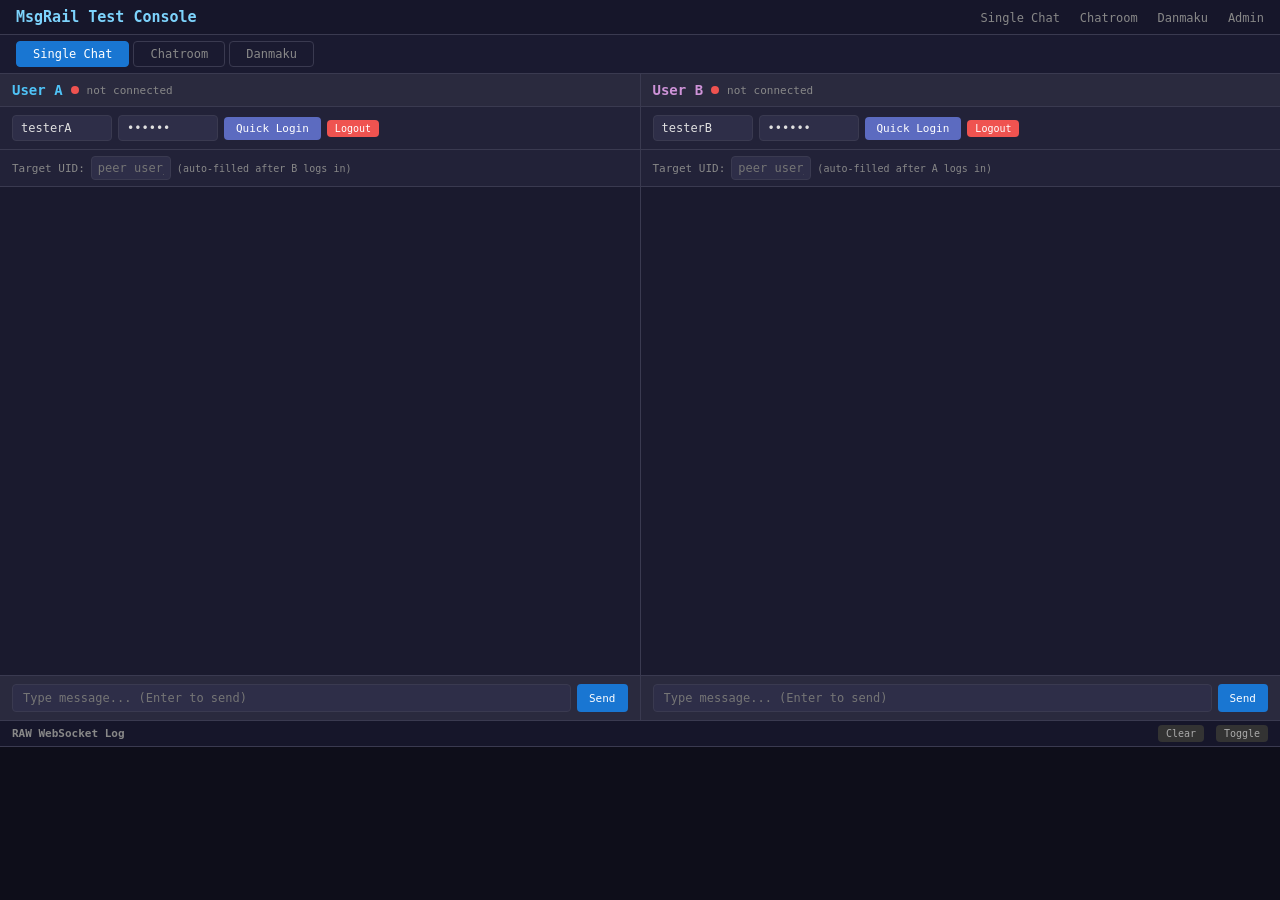
<file: web_demo/static/test.html>
<!DOCTYPE html>
<html lang="zh-CN">
<head>
  <meta charset="UTF-8" />
  <title>MsgRail · 测试控制台</title>
  <link rel="icon" href="data:image/svg+xml,%3Csvg xmlns='http://www.w3.org/2000/svg' viewBox='0 0 24 24'%3E%3Crect width='24' height='24' rx='7' fill='%232563eb'/%3E%3Cpath d='M5 17V8l7 4.5L19 8v9' fill='none' stroke='white' stroke-width='2' stroke-linecap='round' stroke-linejoin='round'/%3E%3C/svg%3E">
  <script src="auth.js"></script>
  <style>
    :root {
      --c-blue: #1976d2;
      --c-green: #4caf50;
      --c-orange: #ff9800;
      --c-red: #ef5350;
      --c-bg: #1e1e2e;
      --c-panel: #2a2a3e;
      --c-border: #3a3a50;
      --c-text: #e0e0e0;
      --c-muted: #888;
    }
    * { box-sizing: border-box; margin: 0; padding: 0; }
    body {
      font-family: 'SF Mono', 'Menlo', 'Consolas', monospace;
      background: var(--c-bg);
      color: var(--c-text);
      font-size: 13px;
      height: 100vh;
      display: flex;
      flex-direction: column;
      overflow: hidden;
    }
    /* Top Bar */
    .topbar {
      background: #16162a;
      padding: 8px 16px;
      display: flex;
      align-items: center;
      justify-content: space-between;
      border-bottom: 1px solid var(--c-border);
      flex-shrink: 0;
    }
    .topbar h1 { font-size: 15px; color: #7dd3fc; font-weight: 600; }
    .topbar .links a { color: var(--c-muted); text-decoration: none; margin-left: 12px; font-size: 12px; }
    .topbar .links a:hover { color: #fff; }

    /* Mode Tabs */
    .mode-bar {
      display: flex;
      gap: 4px;
      padding: 6px 16px;
      background: #1a1a30;
      border-bottom: 1px solid var(--c-border);
      flex-shrink: 0;
    }
    .mode-tab {
      padding: 5px 16px;
      border: 1px solid var(--c-border);
      border-radius: 4px;
      cursor: pointer;
      background: transparent;
      color: var(--c-muted);
      font-size: 12px;
      font-family: inherit;
    }
    .mode-tab.active { background: var(--c-blue); color: #fff; border-color: var(--c-blue); }
    .mode-tab:hover:not(.active) { background: #333350; }

    /* Main Layout */
    .main-area {
      flex: 1;
      display: flex;
      min-height: 0;
    }

    /* User Panels */
    .user-panel {
      flex: 1;
      display: flex;
      flex-direction: column;
      border-right: 1px solid var(--c-border);
      min-width: 0;
    }
    .user-panel:last-of-type { border-right: none; }

    .panel-header {
      padding: 8px 12px;
      background: var(--c-panel);
      border-bottom: 1px solid var(--c-border);
      display: flex;
      align-items: center;
      gap: 8px;
      flex-shrink: 0;
    }
    .panel-label {
      font-weight: bold;
      font-size: 14px;
      min-width: 50px;
    }
    .panel-label.a { color: #4fc3f7; }
    .panel-label.b { color: #ce93d8; }

    .status-dot {
      width: 8px; height: 8px;
      border-radius: 50%;
      display: inline-block;
    }
    .status-dot.off { background: var(--c-red); }
    .status-dot.on { background: var(--c-green); }

    .panel-info {
      font-size: 11px;
      color: var(--c-muted);
      flex: 1;
      overflow: hidden;
      text-overflow: ellipsis;
      white-space: nowrap;
    }

    /* Auth Row */
    .auth-row {
      padding: 8px 12px;
      display: flex;
      gap: 6px;
      align-items: center;
      background: #222238;
      border-bottom: 1px solid var(--c-border);
      flex-shrink: 0;
      flex-wrap: wrap;
    }
    .auth-row input {
      background: #2e2e48;
      border: 1px solid var(--c-border);
      color: var(--c-text);
      padding: 5px 8px;
      border-radius: 4px;
      font-size: 12px;
      font-family: inherit;
      width: 100px;
    }
    .auth-row input:focus { border-color: var(--c-blue); outline: none; }

    .btn {
      padding: 5px 12px;
      border: none;
      border-radius: 4px;
      cursor: pointer;
      font-size: 11px;
      font-family: inherit;
      font-weight: 500;
    }
    .btn-login { background: var(--c-green); color: #fff; }
    .btn-login:hover { background: #43a047; }
    .btn-quick { background: #5c6bc0; color: #fff; }
    .btn-quick:hover { background: #3f51b5; }
    .btn-action { background: var(--c-blue); color: #fff; }
    .btn-action:hover { background: #1565c0; }
    .btn-danger { background: var(--c-red); color: #fff; }
    .btn-danger:hover { background: #e53935; }
    .btn-small { padding: 3px 8px; font-size: 10px; }

    /* Chat Config Row */
    .config-row {
      padding: 6px 12px;
      display: flex;
      gap: 6px;
      align-items: center;
      background: #222238;
      border-bottom: 1px solid var(--c-border);
      flex-shrink: 0;
    }
    .config-row label { font-size: 11px; color: var(--c-muted); min-width: 50px; }
    .config-row input, .config-row select {
      background: #2e2e48;
      border: 1px solid var(--c-border);
      color: var(--c-text);
      padding: 4px 6px;
      border-radius: 4px;
      font-size: 12px;
      font-family: inherit;
    }

    /* Messages Area */
    .msg-area {
      flex: 1;
      overflow-y: auto;
      padding: 8px 12px;
      background: #1a1a2e;
      display: flex;
      flex-direction: column;
      gap: 4px;
      min-height: 0;
    }
    .msg-item {
      padding: 4px 8px;
      border-radius: 4px;
      font-size: 12px;
      line-height: 1.5;
      word-break: break-all;
    }
    .msg-item.me { background: #1b3a4b; align-self: flex-end; max-width: 80%; border: 1px solid #264d5e; }
    .msg-item.other { background: #2a2a3e; align-self: flex-start; max-width: 80%; border: 1px solid var(--c-border); }
    .msg-item.sys { align-self: center; color: var(--c-muted); font-size: 11px; background: transparent; }
    .msg-item .meta { font-size: 10px; color: var(--c-muted); margin-bottom: 2px; }

    /* Input Row */
    .input-row {
      padding: 8px 12px;
      display: flex;
      gap: 6px;
      border-top: 1px solid var(--c-border);
      background: var(--c-panel);
      flex-shrink: 0;
    }
    .input-row input {
      flex: 1;
      background: #2e2e48;
      border: 1px solid var(--c-border);
      color: var(--c-text);
      padding: 6px 10px;
      border-radius: 4px;
      font-size: 12px;
      font-family: inherit;
    }
    .input-row input:focus { border-color: var(--c-blue); outline: none; }

    /* Debug Log */
    .debug-panel {
      height: 180px;
      border-top: 1px solid var(--c-border);
      display: flex;
      flex-direction: column;
      flex-shrink: 0;
    }
    .debug-header {
      padding: 4px 12px;
      background: #16162a;
      display: flex;
      align-items: center;
      justify-content: space-between;
      border-bottom: 1px solid var(--c-border);
    }
    .debug-header span { font-size: 11px; color: var(--c-muted); font-weight: bold; }
    .debug-log {
      flex: 1;
      overflow-y: auto;
      padding: 4px 12px;
      background: #0e0e1a;
      font-size: 11px;
      line-height: 1.6;
    }
    .debug-log .log-entry { border-bottom: 1px solid #1a1a2a; padding: 2px 0; }
    .log-time { color: #666; }
    .log-dir-out { color: #ff9800; }
    .log-dir-in { color: #4caf50; }
    .log-user-a { color: #4fc3f7; }
    .log-user-b { color: #ce93d8; }
    .log-content { color: #aaa; }

    /* Scrollbar */
    ::-webkit-scrollbar { width: 6px; }
    ::-webkit-scrollbar-track { background: transparent; }
    ::-webkit-scrollbar-thumb { background: #444; border-radius: 3px; }
  </style>
</head>
<body>
  <!-- Top Bar -->
  <div class="topbar">
    <h1>MsgRail Test Console</h1>
    <div class="links">
      <a href="index.html">Single Chat</a>
      <a href="chatroom.html">Chatroom</a>
      <a href="danmaku.html">Danmaku</a>
      <a href="admin_chatroom.html">Admin</a>
    </div>
  </div>

  <!-- Mode Selector -->
  <div class="mode-bar">
    <button class="mode-tab active" data-mode="single">Single Chat</button>
    <button class="mode-tab" data-mode="chatroom">Chatroom</button>
    <button class="mode-tab" data-mode="danmaku">Danmaku</button>
  </div>

  <!-- Main Area: Two Panels -->
  <div class="main-area">
    <!-- Panel A -->
    <div class="user-panel" id="panel-a">
      <div class="panel-header">
        <span class="panel-label a">User A</span>
        <span class="status-dot off" id="ws-dot-a"></span>
        <span class="panel-info" id="info-a">not connected</span>
      </div>
      <div class="auth-row">
        <input id="acc-a" placeholder="account" value="testerA" />
        <input id="pwd-a" type="password" placeholder="password" value="123456" />
        <button class="btn btn-quick" onclick="quickLogin('a')">Quick Login</button>
        <button class="btn btn-danger btn-small" onclick="logout('a')">Logout</button>
        <span id="uid-a" style="font-size:11px; color:var(--c-muted);"></span>
      </div>
      <!-- Single chat config -->
      <div class="config-row" id="cfg-single-a">
        <label>Target UID:</label>
        <input id="target-a" placeholder="peer user_id" style="width:80px;" />
        <span style="font-size:10px;color:var(--c-muted);">(auto-filled after B logs in)</span>
      </div>
      <!-- Chatroom config -->
      <div class="config-row" id="cfg-room-a" style="display:none;">
        <label>Room ID:</label>
        <input id="room-a" value="2" style="width:60px;" />
        <button class="btn btn-action btn-small" onclick="joinRoom('a')">Join Room</button>
        <button class="btn btn-danger btn-small" onclick="leaveRoom('a')">Leave</button>
      </div>
      <!-- Danmaku config -->
      <div class="config-row" id="cfg-dm-a" style="display:none;">
        <label>Room:</label>
        <input id="dm-room-a" value="2" style="width:50px;" />
        <label>Video:</label>
        <input id="dm-vid-a" value="vid_001" style="width:70px;" />
        <label>Timeline:</label>
        <input id="dm-tl-a" value="5000" style="width:60px;" />
        <button class="btn btn-action btn-small" onclick="joinRoom('a', true)">Join</button>
      </div>
      <div class="msg-area" id="msgs-a"></div>
      <div class="input-row">
        <input id="input-a" placeholder="Type message... (Enter to send)" onkeydown="if(event.key==='Enter')sendMsg('a')" />
        <button class="btn btn-action" onclick="sendMsg('a')">Send</button>
      </div>
    </div>

    <!-- Panel B -->
    <div class="user-panel" id="panel-b">
      <div class="panel-header">
        <span class="panel-label b">User B</span>
        <span class="status-dot off" id="ws-dot-b"></span>
        <span class="panel-info" id="info-b">not connected</span>
      </div>
      <div class="auth-row">
        <input id="acc-b" placeholder="account" value="testerB" />
        <input id="pwd-b" type="password" placeholder="password" value="123456" />
        <button class="btn btn-quick" onclick="quickLogin('b')">Quick Login</button>
        <button class="btn btn-danger btn-small" onclick="logout('b')">Logout</button>
        <span id="uid-b" style="font-size:11px; color:var(--c-muted);"></span>
      </div>
      <div class="config-row" id="cfg-single-b">
        <label>Target UID:</label>
        <input id="target-b" placeholder="peer user_id" style="width:80px;" />
        <span style="font-size:10px;color:var(--c-muted);">(auto-filled after A logs in)</span>
      </div>
      <div class="config-row" id="cfg-room-b" style="display:none;">
        <label>Room ID:</label>
        <input id="room-b" value="2" style="width:60px;" />
        <button class="btn btn-action btn-small" onclick="joinRoom('b')">Join Room</button>
        <button class="btn btn-danger btn-small" onclick="leaveRoom('b')">Leave</button>
      </div>
      <div class="config-row" id="cfg-dm-b" style="display:none;">
        <label>Room:</label>
        <input id="dm-room-b" value="2" style="width:50px;" />
        <label>Video:</label>
        <input id="dm-vid-b" value="vid_001" style="width:70px;" />
        <label>Timeline:</label>
        <input id="dm-tl-b" value="5000" style="width:60px;" />
        <button class="btn btn-action btn-small" onclick="joinRoom('b', true)">Join</button>
      </div>
      <div class="msg-area" id="msgs-b"></div>
      <div class="input-row">
        <input id="input-b" placeholder="Type message... (Enter to send)" onkeydown="if(event.key==='Enter')sendMsg('b')" />
        <button class="btn btn-action" onclick="sendMsg('b')">Send</button>
      </div>
    </div>
  </div>

  <!-- Debug Log -->
  <div class="debug-panel">
    <div class="debug-header">
      <span>RAW WebSocket Log</span>
      <div>
        <button class="btn btn-small" style="background:#333;color:#aaa;margin-right:4px;" onclick="document.getElementById('debug-log').innerHTML=''">Clear</button>
        <button class="btn btn-small" style="background:#333;color:#aaa;" onclick="toggleDebug()">Toggle</button>
      </div>
    </div>
    <div class="debug-log" id="debug-log"></div>
  </div>

<script>
// ========== Config ==========
const LOGIC_BASE = window.location.protocol + '//' + window.location.hostname + ':9101';
const WS_BASE = (window.location.protocol === 'https:' ? 'wss:' : 'ws:') + '//' + window.location.hostname + ':9200/ws';

// ========== State ==========
const users = {
  a: { uid: null, token: null, ws: null, connId: null },
  b: { uid: null, token: null, ws: null, connId: null }
};
let currentMode = 'single'; // single | chatroom | danmaku

// ========== Utility ==========
function $(id) { return document.getElementById(id); }

function ts() {
  const d = new Date();
  return d.toLocaleTimeString('en-GB', {hour12:false}) + '.' + String(d.getMilliseconds()).padStart(3,'0');
}

function debugLog(who, dir, data) {
  const log = $('debug-log');
  const entry = document.createElement('div');
  entry.className = 'log-entry';
  const whoClass = who === 'a' ? 'log-user-a' : 'log-user-b';
  const dirClass = dir === 'OUT' ? 'log-dir-out' : 'log-dir-in';
  const label = who.toUpperCase();
  // Truncate long messages for readability
  let display = data;
  if (display.length > 200) display = display.substring(0, 200) + '...';
  entry.innerHTML = `<span class="log-time">${ts()}</span> <span class="${whoClass}">[${label}]</span> <span class="${dirClass}">${dir}</span> <span class="log-content">${escapeHtml(display)}</span>`;
  log.appendChild(entry);
  log.scrollTop = log.scrollHeight;
}

function escapeHtml(s) {
  return s.replace(/&/g,'&amp;').replace(/</g,'&lt;').replace(/>/g,'&gt;');
}

function appendMsg(who, text, isMe, senderName, isSys) {
  const area = $('msgs-' + who);
  const div = document.createElement('div');
  if (isSys) {
    div.className = 'msg-item sys';
    div.textContent = text;
  } else {
    div.className = 'msg-item ' + (isMe ? 'me' : 'other');
    div.innerHTML = `<div class="meta">${escapeHtml(senderName || '?')} &middot; ${ts()}</div>${escapeHtml(text)}`;
  }
  area.appendChild(div);
  area.scrollTop = area.scrollHeight;
}

function updateStatus(who) {
  const u = users[who];
  const dot = $('ws-dot-' + who);
  const info = $('info-' + who);
  if (u.ws && u.ws.readyState === WebSocket.OPEN) {
    dot.className = 'status-dot on';
    info.textContent = `uid=${u.uid} | ws=OPEN` + (u.connId ? ` | conn_id=${u.connId}` : '');
  } else if (u.uid) {
    dot.className = 'status-dot off';
    info.textContent = `uid=${u.uid} | ws=CLOSED`;
  } else {
    dot.className = 'status-dot off';
    info.textContent = 'not connected';
  }
  $('uid-' + who).textContent = u.uid ? `(uid: ${u.uid})` : '';
}

// ========== Auth ==========
async function quickLogin(who) {
  const acc = $('acc-' + who).value.trim();
  const pwd = $('pwd-' + who).value;
  if (!acc || !pwd) return alert('Fill account & password');

  const pwdHash = hashPassword(pwd);

  // Try login first
  let res = await fetch(LOGIC_BASE + '/api/login', {
    method: 'POST',
    headers: {'Content-Type': 'application/json'},
    body: JSON.stringify({ account: acc, password: pwdHash })
  });
  let data = await res.json();

  // Auto-register if login fails
  if (data.code !== 0) {
    appendMsg(who, `Login failed (${data.message}), trying register...`, false, null, true);
    res = await fetch(LOGIC_BASE + '/api/register', {
      method: 'POST',
      headers: {'Content-Type': 'application/json'},
      body: JSON.stringify({ account: acc, password: pwdHash, name: acc })
    });
    data = await res.json();
    if (data.code !== 0) {
      appendMsg(who, `Register failed: ${data.message}`, false, null, true);
      return;
    }
    appendMsg(who, `Auto-registered & logged in`, false, null, true);
  }

  users[who].uid = data.data.user_id;
  users[who].token = data.data.token;
  appendMsg(who, `Logged in: uid=${data.data.user_id}`, false, null, true);

  // Auto-fill target for single chat
  const other = who === 'a' ? 'b' : 'a';
  if (users[other].uid) {
    $('target-' + who).value = users[other].uid;
    $('target-' + other).value = users[who].uid;
  }

  connectWs(who);
  updateStatus(who);
}

function logout(who) {
  if (users[who].ws) users[who].ws.close();
  users[who] = { uid: null, token: null, ws: null, connId: null };
  $('msgs-' + who).innerHTML = '';
  updateStatus(who);
}

// ========== WebSocket ==========
function connectWs(who) {
  const u = users[who];
  if (u.ws) u.ws.close();

  u.ws = new WebSocket(WS_BASE + '?token=' + encodeURIComponent(u.token));

  u.ws.onopen = () => {
    appendMsg(who, 'WebSocket connected', false, null, true);
    updateStatus(who);
    // If in chatroom/danmaku mode and room is filled, auto-join
    if (currentMode === 'chatroom' || currentMode === 'danmaku') {
      setTimeout(() => joinRoom(who, currentMode === 'danmaku'), 300);
    }
  };

  u.ws.onmessage = (ev) => {
    debugLog(who, 'IN', ev.data);
    try {
      const obj = JSON.parse(ev.data);

      // Extract conn_id from auth response if present
      if (obj.conn_id) u.connId = obj.conn_id;

      if (obj.type === 'ack') {
        appendMsg(who, `ACK: msg_id=${obj.msg_id || obj.op || ''}`, false, null, true);
      } else if (obj.type === 'single_chat') {
        const text = extractText(obj);
        const sender = obj.from_user_id || obj.sender_id || '?';
        const isMe = (Number(sender) === u.uid);
        appendMsg(who, text, isMe, `User ${sender}`);
      } else if (obj.type === 'chatroom') {
        const text = extractText(obj);
        const sender = obj.from_user_id || '?';
        const isMe = (Number(sender) === u.uid);
        appendMsg(who, text, isMe, `User ${sender}`);
      } else if (obj.type === 'danmaku') {
        const text = extractText(obj);
        const sender = obj.from_user_id || '?';
        appendMsg(who, `[DM @${obj.timeline_ms || 0}ms] ${text}`, false, `User ${sender}`);
      } else if (obj.type === 'system_broadcast') {
        appendMsg(who, `[Broadcast] ${extractText(obj)}`, false, null, true);
      } else if (obj.type === 'error') {
        appendMsg(who, `ERROR: ${obj.message}`, false, null, true);
      } else {
        appendMsg(who, `[${obj.type || 'unknown'}] ${ev.data.substring(0, 100)}`, false, null, true);
      }
    } catch (e) {
      appendMsg(who, `[parse error] ${ev.data.substring(0, 80)}`, false, null, true);
    }
    updateStatus(who);
  };

  u.ws.onclose = () => {
    appendMsg(who, 'WebSocket closed', false, null, true);
    updateStatus(who);
  };

  u.ws.onerror = () => {
    appendMsg(who, 'WebSocket error', false, null, true);
  };
}

function extractText(obj) {
  if (!obj.content) return JSON.stringify(obj).substring(0, 80);
  const c = (typeof obj.content === 'string') ? (() => { try { return JSON.parse(obj.content); } catch(e) { return obj.content; } })() : obj.content;
  if (typeof c === 'string') return c;
  if (c.text) return c.text;
  if (c.content) {
    if (typeof c.content === 'string') return c.content;
    if (c.content.text) return c.content.text;
  }
  return JSON.stringify(c).substring(0, 80);
}

// ========== Send Messages ==========
function sendMsg(who) {
  const u = users[who];
  const input = $('input-' + who);
  const text = input.value.trim();
  if (!text) return;
  if (!u.ws || u.ws.readyState !== WebSocket.OPEN) {
    appendMsg(who, 'WS not connected!', false, null, true);
    return;
  }

  let payload;
  if (currentMode === 'single') {
    const target = parseInt($('target-' + who).value);
    if (!target) { appendMsg(who, 'Set target UID first!', false, null, true); return; }
    payload = {
      type: 'single_chat',
      to_user_id: target,
      content: { text },
      client_msg_id: Date.now().toString()
    };
    appendMsg(who, text, true, `User ${u.uid}`);
  } else if (currentMode === 'chatroom') {
    const roomId = parseInt($('room-' + who).value);
    if (!roomId) { appendMsg(who, 'Set room ID first!', false, null, true); return; }
    payload = {
      type: 'chatroom',
      group_id: roomId,
      content: { text },
      client_msg_id: Date.now().toString()
    };
    // Don't append optimistically for chatroom (will come back via push)
  } else if (currentMode === 'danmaku') {
    const roomId = parseInt($('dm-room-' + who).value);
    const videoId = $('dm-vid-' + who).value.trim();
    const timeline = parseInt($('dm-tl-' + who).value) || 0;
    if (!roomId || !videoId) { appendMsg(who, 'Set room & video ID!', false, null, true); return; }
    payload = {
      type: 'danmaku',
      group_id: roomId,
      video_id: videoId,
      timeline_ms: timeline,
      content: { text },
      client_msg_id: Date.now().toString()
    };
  }

  const raw = JSON.stringify(payload);
  u.ws.send(raw);
  debugLog(who, 'OUT', raw);
  input.value = '';
}

// ========== Room Operations ==========
async function joinRoom(who, isDanmaku) {
  const u = users[who];
  if (!u.uid) return;

  const roomId = isDanmaku
    ? parseInt($('dm-room-' + who).value)
    : parseInt($('room-' + who).value);
  if (!roomId) return;

  // HTTP join
  await fetch(LOGIC_BASE + '/api/chatroom/join', {
    method: 'POST',
    headers: {
      'Content-Type': 'application/json',
      'Authorization': 'Bearer ' + u.token
    },
    body: JSON.stringify({ room_id: roomId })
  });

  // WS join
  if (u.ws && u.ws.readyState === WebSocket.OPEN) {
    const msg = JSON.stringify({ type: 'chatroom_join', group_id: roomId });
    u.ws.send(msg);
    debugLog(who, 'OUT', msg);
  }
  appendMsg(who, `Joined room ${roomId}`, false, null, true);
}

function leaveRoom(who) {
  const u = users[who];
  if (!u.ws || u.ws.readyState !== WebSocket.OPEN) return;
  const roomId = parseInt($('room-' + who).value);
  if (!roomId) return;
  const msg = JSON.stringify({ type: 'chatroom_leave', group_id: roomId });
  u.ws.send(msg);
  debugLog(who, 'OUT', msg);
  appendMsg(who, `Left room ${roomId}`, false, null, true);
}

// ========== Mode Switching ==========
document.querySelectorAll('.mode-tab').forEach(tab => {
  tab.onclick = () => {
    document.querySelectorAll('.mode-tab').forEach(t => t.classList.remove('active'));
    tab.classList.add('active');
    currentMode = tab.dataset.mode;
    updateConfigVisibility();
  };
});

function updateConfigVisibility() {
  ['a', 'b'].forEach(w => {
    $('cfg-single-' + w).style.display = currentMode === 'single' ? 'flex' : 'none';
    $('cfg-room-' + w).style.display = currentMode === 'chatroom' ? 'flex' : 'none';
    $('cfg-dm-' + w).style.display = currentMode === 'danmaku' ? 'flex' : 'none';
  });
}

function toggleDebug() {
  const dp = document.querySelector('.debug-panel');
  if (dp.style.display === 'none') {
    dp.style.display = 'flex';
  } else {
    dp.style.display = 'none';
  }
}

// ========== Init ==========
updateConfigVisibility();
</script>
</body>
</html>
</file>
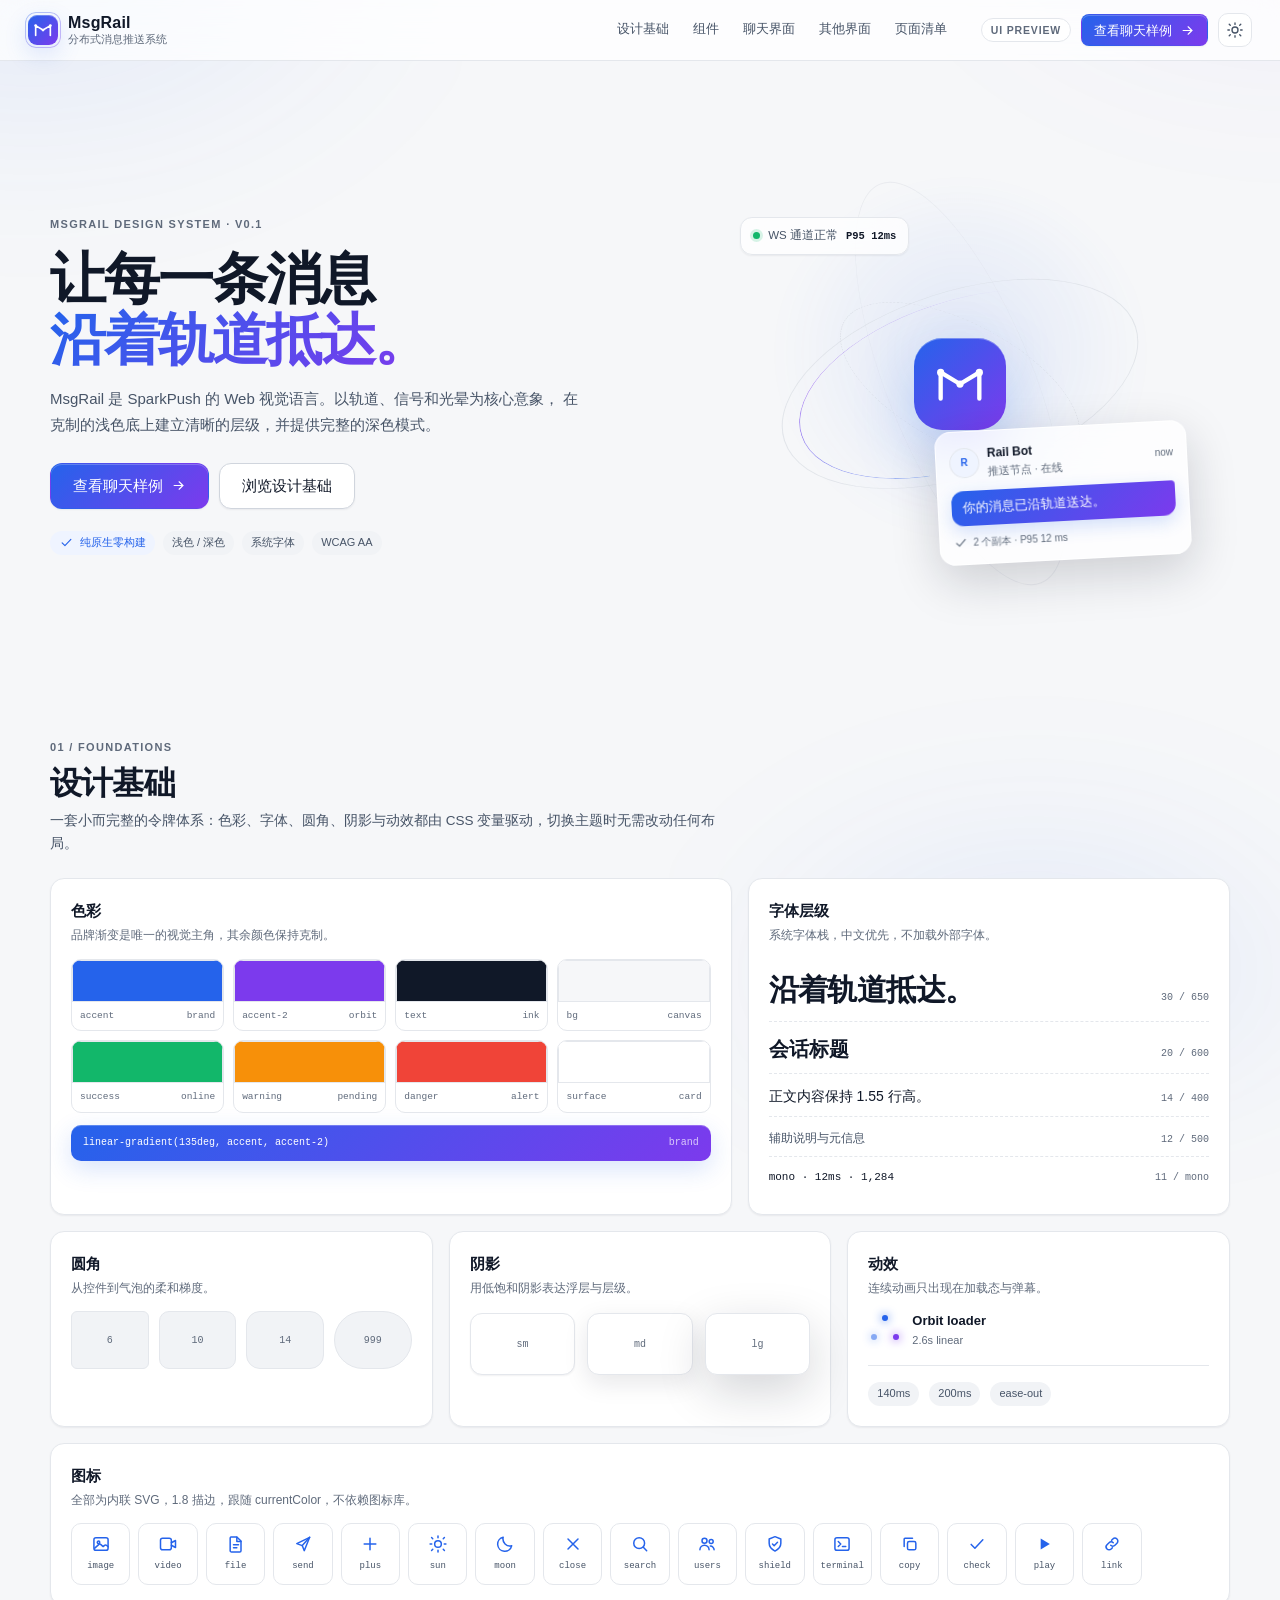
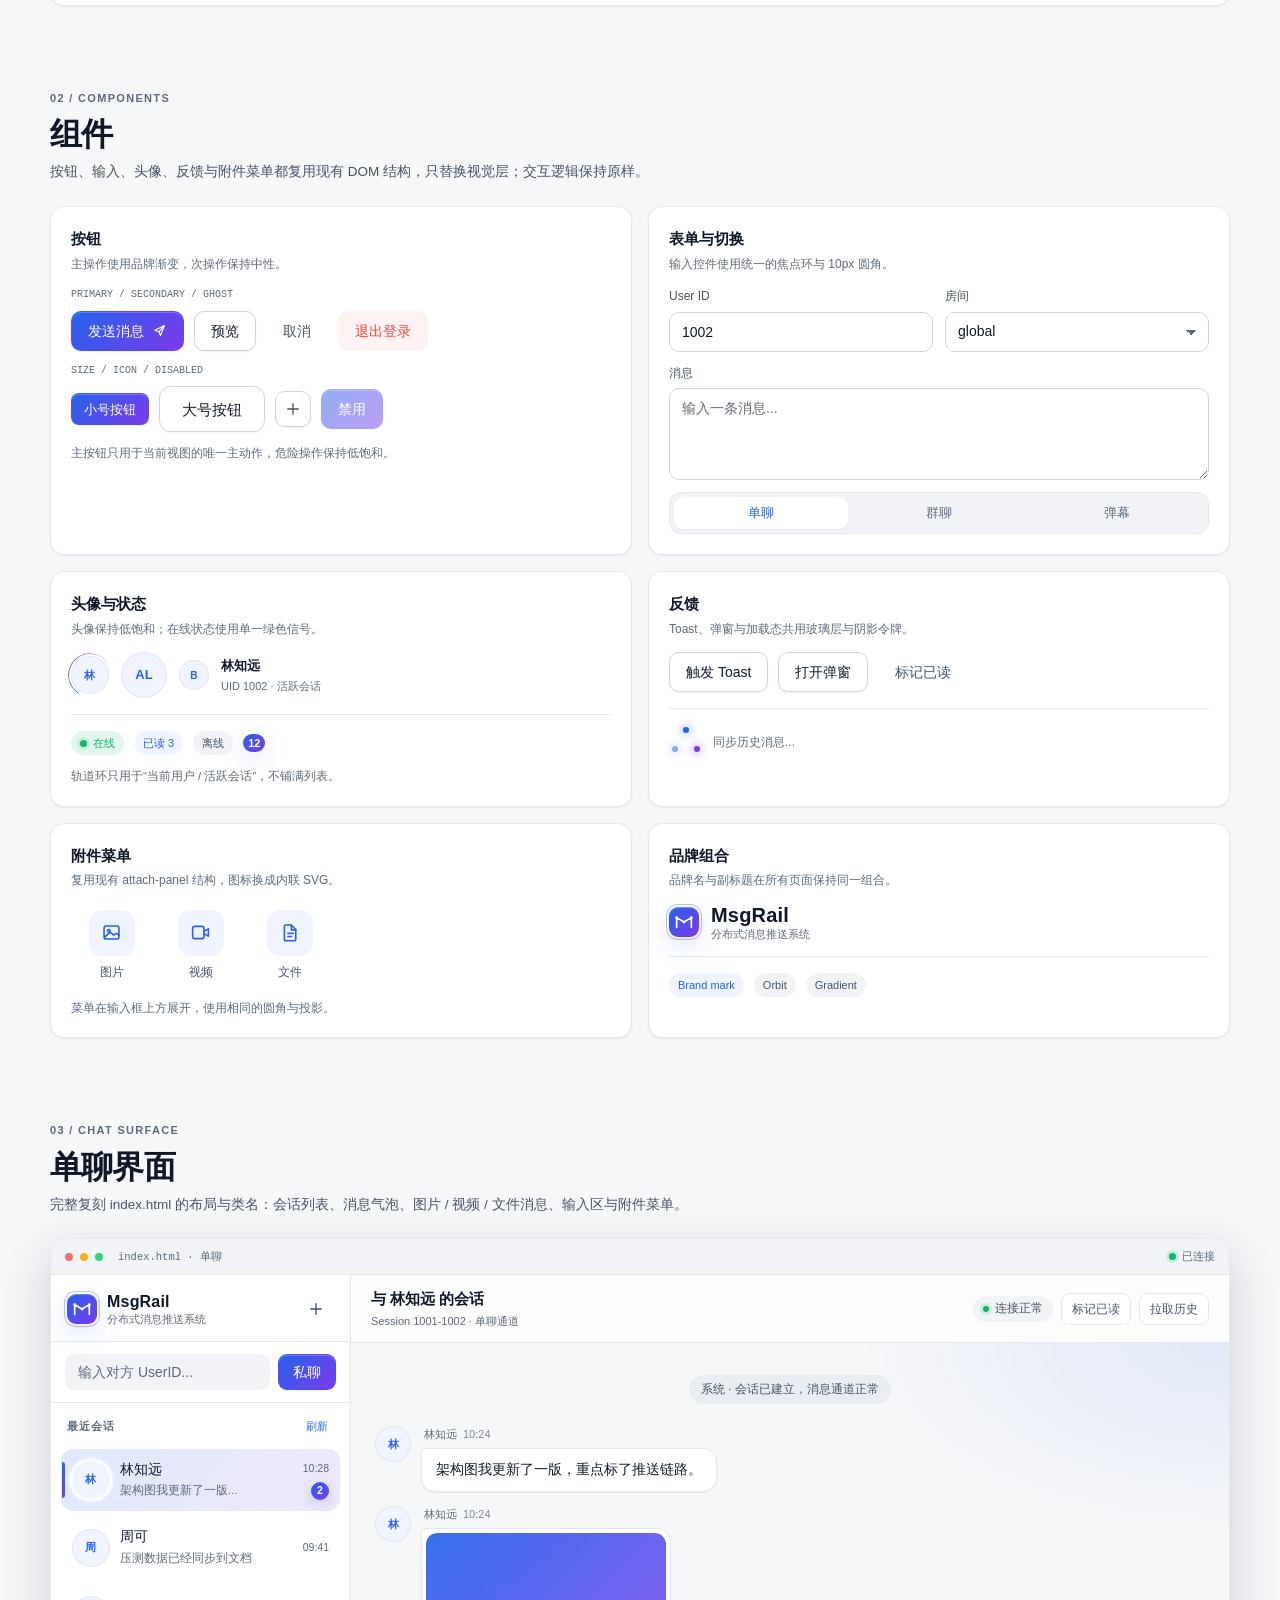
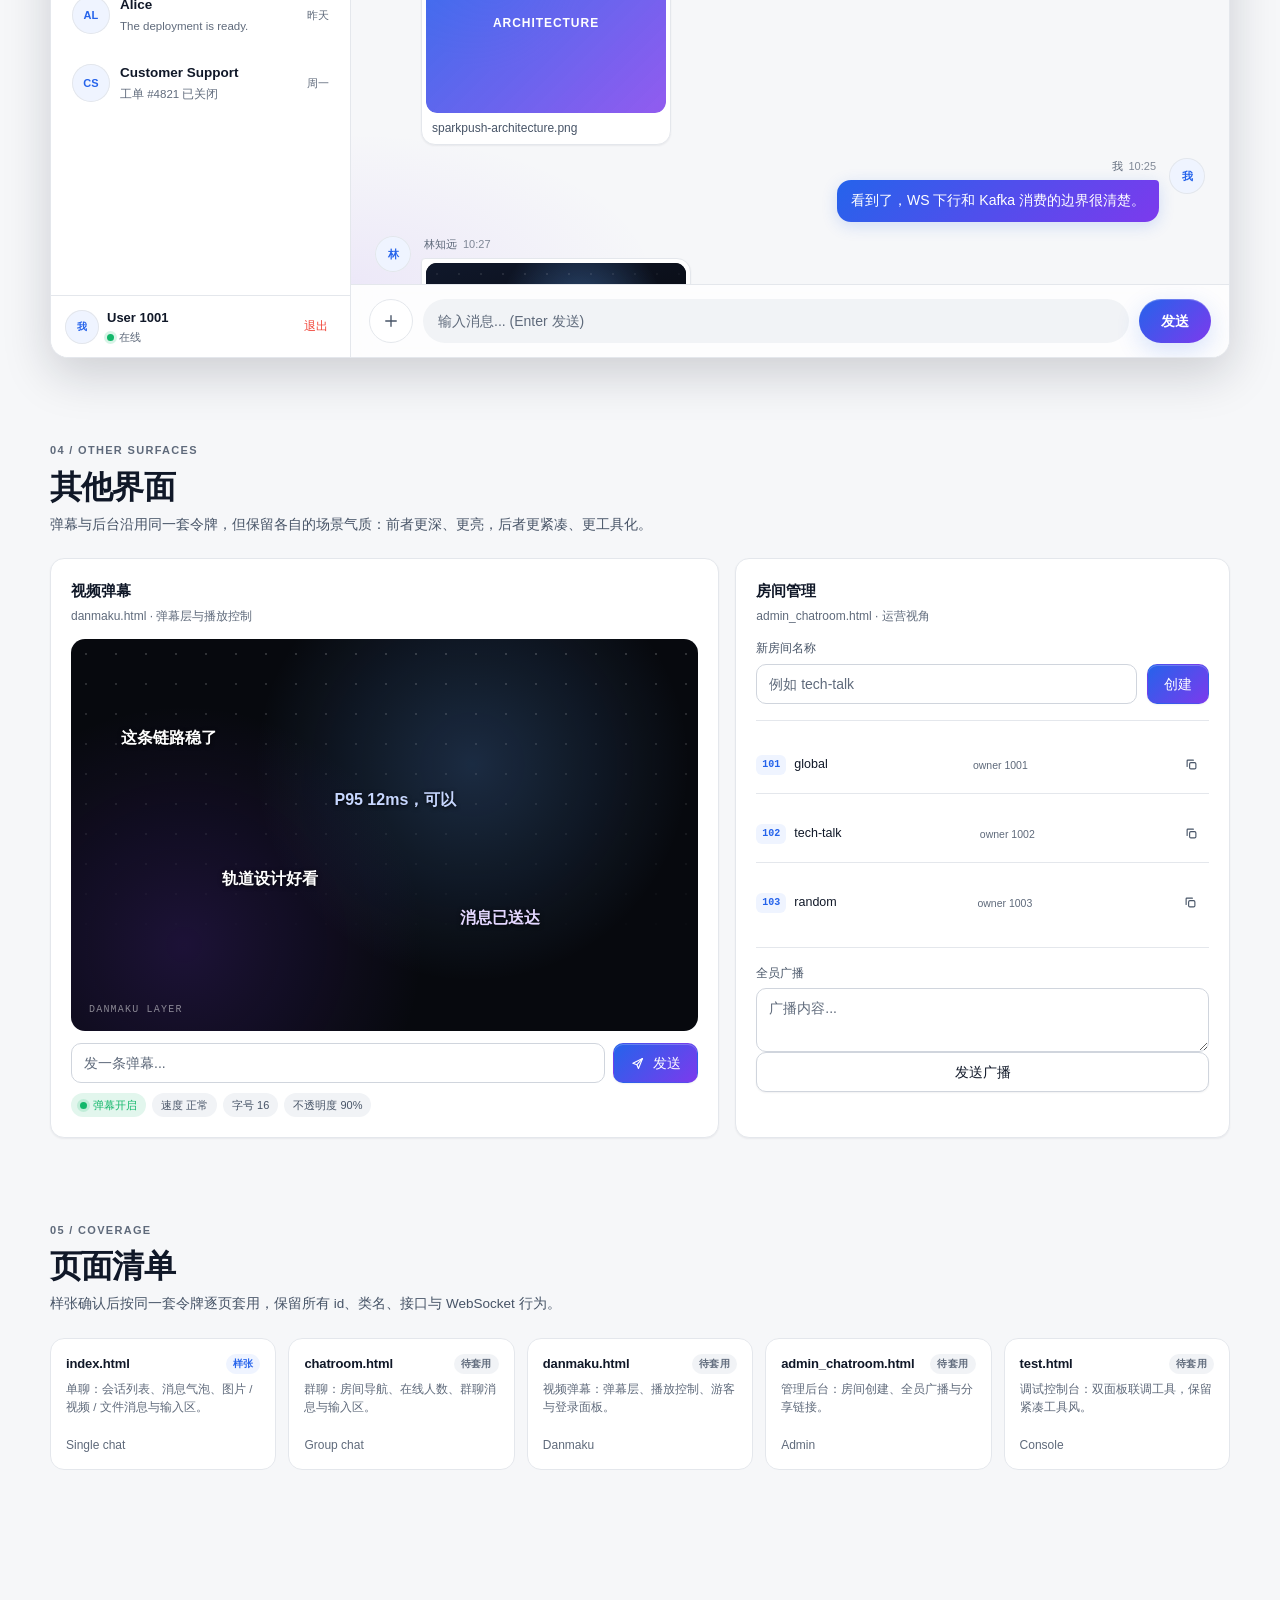
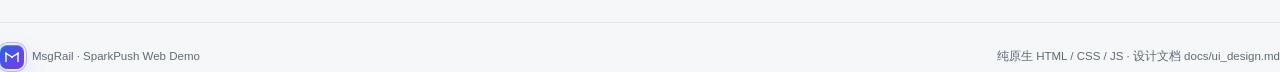
<file: web_demo/static/ui_preview.html>
<!DOCTYPE html>
<html lang="zh-CN">
<head>
  <meta charset="UTF-8" />
  <meta name="viewport" content="width=device-width, initial-scale=1" />
  <title>MsgRail · UI Preview</title>
  <meta name="description" content="MsgRail 分布式消息推送系统 Web Demo UI 样张" />
  <link rel="icon" href="data:image/svg+xml,%3Csvg xmlns='http://www.w3.org/2000/svg' viewBox='0 0 24 24'%3E%3Crect width='24' height='24' rx='7' fill='%232563eb'/%3E%3Cpath d='M5 17V8l7 4.5L19 8v9' fill='none' stroke='white' stroke-width='2' stroke-linecap='round' stroke-linejoin='round'/%3E%3C/svg%3E" />
  <link rel="stylesheet" href="ui/tokens.css" />
  <link rel="stylesheet" href="ui/base.css" />
  <link rel="stylesheet" href="ui/chat.css" />
  <link rel="stylesheet" href="ui/preview.css" />
  <script src="ui/theme.js"></script>
</head>
<body class="preview-body">

  <svg width="0" height="0" style="position:absolute;overflow:hidden" aria-hidden="true" focusable="false">
    <defs>
      <symbol id="i-logo" viewBox="0 0 24 24">
        <path d="M4 18V7.2L12 12l8-4.8V18" />
        <circle cx="4" cy="7.2" r="1.5" fill="currentColor" stroke="none" />
        <circle cx="20" cy="7.2" r="1.5" fill="currentColor" stroke="none" />
        <circle cx="12" cy="12" r="1.5" fill="currentColor" stroke="none" />
      </symbol>
      <symbol id="i-arrow-right" viewBox="0 0 24 24">
        <path d="M5 12h14" />
        <path d="m13 6 6 6-6 6" />
      </symbol>
      <symbol id="i-check" viewBox="0 0 24 24">
        <path d="m5 12.5 4.5 4.5L19 7" />
      </symbol>
      <symbol id="i-close" viewBox="0 0 24 24">
        <path d="m6 6 12 12M18 6 6 18" />
      </symbol>
      <symbol id="i-plus" viewBox="0 0 24 24">
        <path d="M12 5v14M5 12h14" />
      </symbol>
      <symbol id="i-send" viewBox="0 0 24 24">
        <path d="M4.5 11.5 20 4l-6.5 16-2.4-6.1L4.5 11.5Z" />
        <path d="M11.1 13.9 20 4" />
      </symbol>
      <symbol id="i-sun" viewBox="0 0 24 24">
        <circle cx="12" cy="12" r="4" />
        <path d="M12 2.5v2M12 19.5v2M4.3 4.3l1.4 1.4M18.3 18.3l1.4 1.4M2.5 12h2M19.5 12h2M4.3 19.7l1.4-1.4M18.3 5.7l1.4-1.4" />
      </symbol>
      <symbol id="i-moon" viewBox="0 0 24 24">
        <path d="M20 14.2A8.5 8.5 0 0 1 9.8 4a8.5 8.5 0 1 0 10.2 10.2Z" />
      </symbol>
      <symbol id="i-image" viewBox="0 0 24 24">
        <rect x="3.5" y="4.5" width="17" height="15" rx="2.5" />
        <circle cx="9" cy="10" r="1.5" />
        <path d="m4.5 17 4.7-4.3a2 2 0 0 1 2.7 0l2.7 2.4 1.6-1.4a2 2 0 0 1 2.7.1l1.6 1.6" />
      </symbol>
      <symbol id="i-video" viewBox="0 0 24 24">
        <rect x="3" y="5" width="13" height="14" rx="2.5" />
        <path d="m16 10.5 5-2.7v8.4l-5-2.7" />
      </symbol>
      <symbol id="i-file" viewBox="0 0 24 24">
        <path d="M6 3.5h7l5 5V20a1.5 1.5 0 0 1-1.5 1.5h-10A1.5 1.5 0 0 1 5 20V5a1.5 1.5 0 0 1 1-1.5Z" />
        <path d="M13 3.8V9h5" />
        <path d="M9 13h6M9 16.5h4" />
      </symbol>
      <symbol id="i-search" viewBox="0 0 24 24">
        <circle cx="11" cy="11" r="6.5" />
        <path d="m16 16 4 4" />
      </symbol>
      <symbol id="i-users" viewBox="0 0 24 24">
        <circle cx="9" cy="8" r="3" />
        <path d="M3.5 19a5.5 5.5 0 0 1 11 0" />
        <circle cx="17" cy="9" r="2.4" />
        <path d="M16 14.5a4.5 4.5 0 0 1 4.5 4.5" />
      </symbol>
      <symbol id="i-shield" viewBox="0 0 24 24">
        <path d="M12 3.2 19 6v5.2c0 4.3-2.8 7.2-7 9.3-4.2-2.1-7-5-7-9.3V6l7-2.8Z" />
        <path d="m9 12 2 2 4-4" />
      </symbol>
      <symbol id="i-terminal" viewBox="0 0 24 24">
        <rect x="3.5" y="4.5" width="17" height="15" rx="2.5" />
        <path d="m7.5 9 3 3-3 3" />
        <path d="M12.5 15h4" />
      </symbol>
      <symbol id="i-copy" viewBox="0 0 24 24">
        <rect x="9" y="9" width="10" height="10" rx="2" />
        <path d="M5 15V6a1 1 0 0 1 1-1h9" />
      </symbol>
      <symbol id="i-play" viewBox="0 0 24 24">
        <path d="M8 5.5v13l11-6.5z" fill="currentColor" stroke="none" />
      </symbol>
      <symbol id="i-link" viewBox="0 0 24 24">
        <path d="M10.5 13.5a3.5 3.5 0 0 0 5 0l2.5-2.5a3.5 3.5 0 0 0-5-5l-1.5 1.5" />
        <path d="M13.5 10.5a3.5 3.5 0 0 0-5 0L6 13a3.5 3.5 0 0 0 5 5l1.5-1.5" />
      </symbol>
      <symbol id="i-refresh" viewBox="0 0 24 24">
        <path d="M20 11a8 8 0 1 0-2.3 6.7" />
        <path d="M20 4v7h-7" />
      </symbol>
      <symbol id="i-history" viewBox="0 0 24 24">
        <path d="M4 12a8 8 0 1 0 2.3-5.7" />
        <path d="M4 4v6h6" />
        <path d="M12 8v4.5l3 1.8" />
      </symbol>
      <symbol id="i-spark" viewBox="0 0 24 24">
        <path d="M12 3.5 13.8 9l5.7 1.8-5.7 1.8L12 18.5l-1.8-5.9L4.5 10.8 10.2 9 12 3.5Z" />
      </symbol>
      <symbol id="i-layers" viewBox="0 0 24 24">
        <path d="m12 3.5 8.5 4.5L12 12.5 3.5 8 12 3.5Z" />
        <path d="m4 12 8 4.3 8-4.3" />
        <path d="m4 16 8 4.3 8-4.3" />
      </symbol>
    </defs>
  </svg>

  <header class="preview-header">
    <a class="brand" href="#top" aria-label="MsgRail 返回顶部">
      <span class="brand-mark">
        <svg class="mr-icon" aria-hidden="true"><use href="#i-logo"></use></svg>
      </span>
      <span class="brand-text">
        <span class="brand-name">MsgRail</span>
        <span class="brand-sub">分布式消息推送系统</span>
      </span>
    </a>

    <nav class="preview-nav" aria-label="样张导航">
      <a href="#foundations">设计基础</a>
      <a href="#components">组件</a>
      <a href="#chat">聊天界面</a>
      <a href="#surfaces">其他界面</a>
      <a href="#pages">页面清单</a>
    </nav>

    <div class="preview-actions">
      <span class="preview-tag">UI Preview</span>
      <a class="mr-btn mr-btn-primary mr-btn-sm preview-cta" href="#chat">
        查看聊天样例
        <svg class="mr-icon mr-icon-sm" aria-hidden="true"><use href="#i-arrow-right"></use></svg>
      </a>
      <button class="theme-toggle" type="button" data-theme-toggle aria-pressed="false" aria-label="切换到深色模式" title="切换到深色模式">
        <svg class="mr-icon icon-sun" aria-hidden="true"><use href="#i-sun"></use></svg>
        <svg class="mr-icon icon-moon" aria-hidden="true"><use href="#i-moon"></use></svg>
      </button>
    </div>
  </header>

  <main class="preview-main" id="top">

    <!-- Hero ---------------------------------------------------------------->
    <section class="hero" aria-labelledby="hero-title">
      <div class="hero-copy">
        <span class="mr-eyebrow">MsgRail Design System · v0.1</span>
        <h1 id="hero-title">让每一条消息<br /><span class="grad">沿着轨道抵达。</span></h1>
        <p>
          MsgRail 是 SparkPush 的 Web 视觉语言。以轨道、信号和光晕为核心意象，
          在克制的浅色底上建立清晰的层级，并提供完整的深色模式。
        </p>

        <div class="hero-actions">
          <a class="mr-btn mr-btn-primary mr-btn-lg" href="#chat">
            查看聊天样例
            <svg class="mr-icon mr-icon-sm" aria-hidden="true"><use href="#i-arrow-right"></use></svg>
          </a>
          <a class="mr-btn mr-btn-secondary mr-btn-lg" href="#foundations">浏览设计基础</a>
        </div>

        <div class="hero-meta">
          <span class="mr-pill mr-pill-accent">
            <svg class="mr-icon mr-icon-sm" aria-hidden="true"><use href="#i-check"></use></svg>
            纯原生零构建
          </span>
          <span class="mr-pill">浅色 / 深色</span>
          <span class="mr-pill">系统字体</span>
          <span class="mr-pill">WCAG AA</span>
        </div>
      </div>

      <div class="hero-visual" aria-hidden="true">
        <div class="orbit-stage">
          <span class="orbit-ring ring-c"></span>
          <span class="orbit-ring ring-a"></span>
          <span class="orbit-ring ring-b"></span>

          <div class="orbit-core">
            <svg class="mr-icon" aria-hidden="true"><use href="#i-logo"></use></svg>
          </div>

          <span class="orbit-planet"></span>
          <span class="orbit-planet planet-2"></span>
          <span class="orbit-planet planet-3"></span>

          <div class="orbit-stat">
            <span class="mr-dot mr-dot-online"></span>
            <span>WS 通道正常</span>
            <strong>P95 12ms</strong>
          </div>

          <div class="orbit-card">
            <div class="orbit-card-head">
              <div class="mr-avatar">R</div>
              <div>
                <div class="orbit-card-name">Rail Bot</div>
                <div class="demo-avatar-sub">推送节点 · 在线</div>
              </div>
              <span class="orbit-card-time">now</span>
            </div>
            <div class="orbit-card-msg">你的消息已沿轨道送达。</div>
            <div class="orbit-card-status">
              <svg class="mr-icon mr-icon-sm" aria-hidden="true"><use href="#i-check"></use></svg>
              <span>2 个副本 · P95 12 ms</span>
            </div>
          </div>
        </div>
      </div>
    </section>

    <!-- Foundations --------------------------------------------------------->
    <section class="section" id="foundations">
      <div class="section-head">
        <span class="mr-eyebrow">01 / Foundations</span>
        <h2>设计基础</h2>
        <p>一套小而完整的令牌体系：色彩、字体、圆角、阴影与动效都由 CSS 变量驱动，切换主题时无需改动任何布局。</p>
      </div>

      <div class="token-grid">
        <div class="mr-card span-7">
          <div class="mr-card-title">色彩</div>
          <div class="mr-card-hint">品牌渐变是唯一的视觉主角，其余颜色保持克制。</div>
          <div class="swatch-grid">
            <div class="swatch">
              <div class="swatch-chip" style="--swatch: var(--mr-accent)"></div>
              <div class="swatch-label"><span>accent</span><span>brand</span></div>
            </div>
            <div class="swatch">
              <div class="swatch-chip" style="--swatch: var(--mr-accent-2)"></div>
              <div class="swatch-label"><span>accent-2</span><span>orbit</span></div>
            </div>
            <div class="swatch">
              <div class="swatch-chip" style="--swatch: var(--mr-text)"></div>
              <div class="swatch-label"><span>text</span><span>ink</span></div>
            </div>
            <div class="swatch">
              <div class="swatch-chip" style="--swatch: var(--mr-bg)"></div>
              <div class="swatch-label"><span>bg</span><span>canvas</span></div>
            </div>
            <div class="swatch">
              <div class="swatch-chip" style="--swatch: var(--mr-success)"></div>
              <div class="swatch-label"><span>success</span><span>online</span></div>
            </div>
            <div class="swatch">
              <div class="swatch-chip" style="--swatch: var(--mr-warning)"></div>
              <div class="swatch-label"><span>warning</span><span>pending</span></div>
            </div>
            <div class="swatch">
              <div class="swatch-chip" style="--swatch: var(--mr-danger)"></div>
              <div class="swatch-label"><span>danger</span><span>alert</span></div>
            </div>
            <div class="swatch">
              <div class="swatch-chip" style="--swatch: var(--mr-surface)"></div>
              <div class="swatch-label"><span>surface</span><span>card</span></div>
            </div>
          </div>
          <div class="gradient-strip">
            <span>linear-gradient(135deg, accent, accent-2)</span>
            <span>brand</span>
          </div>
        </div>

        <div class="mr-card span-5">
          <div class="mr-card-title">字体层级</div>
          <div class="mr-card-hint">系统字体栈，中文优先，不加载外部字体。</div>
          <div class="type-scale">
            <div class="type-row">
              <span class="sample" style="font-size:30px;font-weight:650;letter-spacing:-0.02em;">沿着轨道抵达。</span>
              <span class="meta">30 / 650</span>
            </div>
            <div class="type-row">
              <span class="sample" style="font-size:20px;font-weight:600;">会话标题</span>
              <span class="meta">20 / 600</span>
            </div>
            <div class="type-row">
              <span class="sample" style="font-size:14px;">正文内容保持 1.55 行高。</span>
              <span class="meta">14 / 400</span>
            </div>
            <div class="type-row">
              <span class="sample" style="font-size:12px;font-weight:500;color:var(--mr-text-2);">辅助说明与元信息</span>
              <span class="meta">12 / 500</span>
            </div>
            <div class="type-row">
              <span class="sample" style="font-family:var(--mr-font-mono);font-size:11px;">mono · 12ms · 1,284</span>
              <span class="meta">11 / mono</span>
            </div>
          </div>
        </div>

        <div class="mr-card span-4">
          <div class="mr-card-title">圆角</div>
          <div class="mr-card-hint">从控件到气泡的柔和梯度。</div>
          <div class="radius-row">
            <div class="radius-chip r-sm">6</div>
            <div class="radius-chip r-md">10</div>
            <div class="radius-chip r-lg">14</div>
            <div class="radius-chip r-pill">999</div>
          </div>
        </div>

        <div class="mr-card span-4">
          <div class="mr-card-title">阴影</div>
          <div class="mr-card-hint">用低饱和阴影表达浮层与层级。</div>
          <div class="shadow-row">
            <div class="shadow-chip s-sm">sm</div>
            <div class="shadow-chip s-md">md</div>
            <div class="shadow-chip s-lg">lg</div>
          </div>
        </div>

        <div class="mr-card span-4">
          <div class="mr-card-title">动效</div>
          <div class="mr-card-hint">连续动画只出现在加载态与弹幕。</div>
          <div class="demo-row">
            <span class="mr-orbit-loader" aria-hidden="true"><span></span><span></span><span></span></span>
            <div>
              <div class="demo-avatar-name">Orbit loader</div>
              <div class="demo-avatar-sub">2.6s linear</div>
            </div>
          </div>
          <div class="mr-divider"></div>
          <div class="demo-row">
            <span class="mr-pill">140ms</span>
            <span class="mr-pill">200ms</span>
            <span class="mr-pill">ease-out</span>
          </div>
        </div>

        <div class="mr-card span-12">
          <div class="mr-card-title">图标</div>
          <div class="mr-card-hint">全部为内联 SVG，1.8 描边，跟随 currentColor，不依赖图标库。</div>
          <div class="icon-grid">
            <div class="icon-cell"><svg class="mr-icon" aria-hidden="true"><use href="#i-image"></use></svg><span>image</span></div>
            <div class="icon-cell"><svg class="mr-icon" aria-hidden="true"><use href="#i-video"></use></svg><span>video</span></div>
            <div class="icon-cell"><svg class="mr-icon" aria-hidden="true"><use href="#i-file"></use></svg><span>file</span></div>
            <div class="icon-cell"><svg class="mr-icon" aria-hidden="true"><use href="#i-send"></use></svg><span>send</span></div>
            <div class="icon-cell"><svg class="mr-icon" aria-hidden="true"><use href="#i-plus"></use></svg><span>plus</span></div>
            <div class="icon-cell"><svg class="mr-icon" aria-hidden="true"><use href="#i-sun"></use></svg><span>sun</span></div>
            <div class="icon-cell"><svg class="mr-icon" aria-hidden="true"><use href="#i-moon"></use></svg><span>moon</span></div>
            <div class="icon-cell"><svg class="mr-icon" aria-hidden="true"><use href="#i-close"></use></svg><span>close</span></div>
            <div class="icon-cell"><svg class="mr-icon" aria-hidden="true"><use href="#i-search"></use></svg><span>search</span></div>
            <div class="icon-cell"><svg class="mr-icon" aria-hidden="true"><use href="#i-users"></use></svg><span>users</span></div>
            <div class="icon-cell"><svg class="mr-icon" aria-hidden="true"><use href="#i-shield"></use></svg><span>shield</span></div>
            <div class="icon-cell"><svg class="mr-icon" aria-hidden="true"><use href="#i-terminal"></use></svg><span>terminal</span></div>
            <div class="icon-cell"><svg class="mr-icon" aria-hidden="true"><use href="#i-copy"></use></svg><span>copy</span></div>
            <div class="icon-cell"><svg class="mr-icon" aria-hidden="true"><use href="#i-check"></use></svg><span>check</span></div>
            <div class="icon-cell"><svg class="mr-icon" aria-hidden="true"><use href="#i-play"></use></svg><span>play</span></div>
            <div class="icon-cell"><svg class="mr-icon" aria-hidden="true"><use href="#i-link"></use></svg><span>link</span></div>
          </div>
        </div>
      </div>
    </section>

    <!-- Components ---------------------------------------------------------->
    <section class="section" id="components">
      <div class="section-head">
        <span class="mr-eyebrow">02 / Components</span>
        <h2>组件</h2>
        <p>按钮、输入、头像、反馈与附件菜单都复用现有 DOM 结构，只替换视觉层；交互逻辑保持原样。</p>
      </div>

      <div class="component-grid">
        <div class="mr-card">
          <div class="mr-card-title">按钮</div>
          <div class="mr-card-hint">主操作使用品牌渐变，次操作保持中性。</div>
          <div class="demo-stack">
            <div>
              <div class="demo-label">PRIMARY / SECONDARY / GHOST</div>
              <div class="demo-row">
                <button class="mr-btn mr-btn-primary" type="button">
                  发送消息
                  <svg class="mr-icon mr-icon-sm" aria-hidden="true"><use href="#i-send"></use></svg>
                </button>
                <button class="mr-btn mr-btn-secondary" type="button">预览</button>
                <button class="mr-btn mr-btn-ghost" type="button">取消</button>
                <button class="mr-btn mr-btn-danger" type="button">退出登录</button>
              </div>
            </div>
            <div>
              <div class="demo-label">SIZE / ICON / DISABLED</div>
              <div class="demo-row">
                <button class="mr-btn mr-btn-primary mr-btn-sm" type="button">小号按钮</button>
                <button class="mr-btn mr-btn-secondary mr-btn-lg" type="button">大号按钮</button>
                <button class="mr-btn mr-btn-secondary mr-btn-icon" type="button" aria-label="更多操作" title="更多操作">
                  <svg class="mr-icon" aria-hidden="true"><use href="#i-plus"></use></svg>
                </button>
                <button class="mr-btn mr-btn-primary" type="button" disabled>禁用</button>
              </div>
            </div>
          </div>
          <p class="demo-caption">主按钮只用于当前视图的唯一主动作，危险操作保持低饱和。</p>
        </div>

        <div class="mr-card">
          <div class="mr-card-title">表单与切换</div>
          <div class="mr-card-hint">输入控件使用统一的焦点环与 10px 圆角。</div>
          <div class="demo-stack">
            <div class="demo-field-grid">
              <div class="mr-field">
                <label class="mr-label" for="demo-user">User ID</label>
                <input class="mr-input" id="demo-user" value="1002" />
              </div>
              <div class="mr-field">
                <label class="mr-label" for="demo-room">房间</label>
                <select class="mr-select" id="demo-room">
                  <option>global</option>
                  <option>tech</option>
                  <option>random</option>
                </select>
              </div>
            </div>
            <div class="mr-field">
              <label class="mr-label" for="demo-note">消息</label>
              <textarea class="mr-textarea" id="demo-note" placeholder="输入一条消息..."></textarea>
            </div>
            <div class="mr-segment" data-segment>
              <button class="active" type="button">单聊</button>
              <button type="button">群聊</button>
              <button type="button">弹幕</button>
            </div>
          </div>
        </div>

        <div class="mr-card">
          <div class="mr-card-title">头像与状态</div>
          <div class="mr-card-hint">头像保持低饱和；在线状态使用单一绿色信号。</div>
          <div class="demo-avatar-line">
            <div class="mr-avatar mr-avatar-ring">林</div>
            <div class="mr-avatar mr-avatar-lg">AL</div>
            <div class="mr-avatar mr-avatar-sm">B</div>
            <div class="demo-avatar-copy">
              <span class="demo-avatar-name">林知远</span>
              <span class="demo-avatar-sub">UID 1002 · 活跃会话</span>
            </div>
          </div>
          <div class="mr-divider"></div>
          <div class="demo-row">
            <span class="mr-pill mr-pill-success"><span class="mr-dot mr-dot-online"></span>在线</span>
            <span class="mr-pill mr-pill-accent">已读 3</span>
            <span class="mr-pill">离线</span>
            <span class="mr-badge">12</span>
          </div>
          <p class="demo-caption">轨道环只用于“当前用户 / 活跃会话”，不铺满列表。</p>
        </div>

        <div class="mr-card">
          <div class="mr-card-title">反馈</div>
          <div class="mr-card-hint">Toast、弹窗与加载态共用玻璃层与阴影令牌。</div>
          <div class="demo-row">
            <button class="mr-btn mr-btn-secondary" type="button" data-demo-toast="消息已发送">触发 Toast</button>
            <button class="mr-btn mr-btn-secondary" type="button" id="open-modal">打开弹窗</button>
            <button class="mr-btn mr-btn-ghost" type="button" data-demo-toast="已标记为已读">标记已读</button>
          </div>
          <div class="mr-divider"></div>
          <div class="demo-row">
            <span class="mr-orbit-loader" aria-hidden="true"><span></span><span></span><span></span></span>
            <span class="mr-muted mr-small">同步历史消息...</span>
          </div>
        </div>

        <div class="mr-card">
          <div class="mr-card-title">附件菜单</div>
          <div class="mr-card-hint">复用现有 attach-panel 结构，图标换成内联 SVG。</div>
          <div class="demo-attach">
            <button class="attach-item" type="button" data-demo-toast="已选择图片">
              <span class="attach-icon"><svg class="mr-icon" aria-hidden="true"><use href="#i-image"></use></svg></span>
              <span class="attach-label">图片</span>
            </button>
            <button class="attach-item" type="button" data-demo-toast="已选择视频">
              <span class="attach-icon"><svg class="mr-icon" aria-hidden="true"><use href="#i-video"></use></svg></span>
              <span class="attach-label">视频</span>
            </button>
            <button class="attach-item" type="button" data-demo-toast="已选择文件">
              <span class="attach-icon"><svg class="mr-icon" aria-hidden="true"><use href="#i-file"></use></svg></span>
              <span class="attach-label">文件</span>
            </button>
          </div>
          <p class="demo-caption">菜单在输入框上方展开，使用相同的圆角与投影。</p>
        </div>

        <div class="mr-card">
          <div class="mr-card-title">品牌组合</div>
          <div class="mr-card-hint">品牌名与副标题在所有页面保持同一组合。</div>
          <div class="brand" style="gap:12px;">
            <span class="brand-mark">
              <svg class="mr-icon" aria-hidden="true"><use href="#i-logo"></use></svg>
            </span>
            <span class="brand-text">
              <span class="brand-name" style="font-size:20px;">MsgRail</span>
              <span class="brand-sub">分布式消息推送系统</span>
            </span>
          </div>
          <div class="mr-divider"></div>
          <div class="demo-row">
            <span class="mr-pill mr-pill-accent">Brand mark</span>
            <span class="mr-pill">Orbit</span>
            <span class="mr-pill">Gradient</span>
          </div>
        </div>
      </div>
    </section>

    <!-- Chat surface -------------------------------------------------------->
    <section class="section" id="chat">
      <div class="section-head">
        <span class="mr-eyebrow">03 / Chat surface</span>
        <h2>单聊界面</h2>
        <p>完整复刻 index.html 的布局与类名：会话列表、消息气泡、图片 / 视频 / 文件消息、输入区与附件菜单。</p>
      </div>

      <div class="chat-demo">
        <div class="chat-demo-bar">
          <span class="win-dot dot-red"></span>
          <span class="win-dot dot-amber"></span>
          <span class="win-dot dot-green"></span>
          <span class="bar-title">index.html · 单聊</span>
          <span class="bar-right"><span class="mr-dot mr-dot-online"></span>已连接</span>
        </div>

        <div class="chat-demo-body">
          <aside id="sidebar">
            <div class="sidebar-header">
              <div class="brand">
                <span class="brand-mark">
                  <svg class="mr-icon" aria-hidden="true"><use href="#i-logo"></use></svg>
                </span>
                <span class="brand-text">
                  <span class="brand-name">MsgRail</span>
                  <span class="brand-sub">分布式消息推送系统</span>
                </span>
              </div>
              <button class="mr-btn mr-btn-icon" type="button" aria-label="新建会话" title="新建会话">
                <svg class="mr-icon" aria-hidden="true"><use href="#i-plus"></use></svg>
              </button>
            </div>

            <div id="nav-panel">
              <div class="session-toolbar">
                <input class="form-control" placeholder="输入对方 UserID..." aria-label="对方 UserID" />
                <button class="btn-primary" type="button">私聊</button>
              </div>

              <div class="session-section-label">
                <span>最近会话</span>
                <button type="button">刷新</button>
              </div>

              <div class="session-list-container">
                <div class="session-item active">
                  <div class="avatar-placeholder">林</div>
                  <div class="session-info">
                    <div class="session-name">林知远</div>
                    <div class="session-preview">架构图我更新了一版...</div>
                  </div>
                  <div class="session-meta">
                    <span class="session-time">10:28</span>
                    <span class="unread-badge">2</span>
                  </div>
                </div>

                <div class="session-item">
                  <div class="avatar-placeholder">周</div>
                  <div class="session-info">
                    <div class="session-name">周可</div>
                    <div class="session-preview">压测数据已经同步到文档</div>
                  </div>
                  <div class="session-meta">
                    <span class="session-time">09:41</span>
                  </div>
                </div>

                <div class="session-item">
                  <div class="avatar-placeholder">AL</div>
                  <div class="session-info">
                    <div class="session-name">Alice</div>
                    <div class="session-preview">The deployment is ready.</div>
                  </div>
                  <div class="session-meta">
                    <span class="session-time">昨天</span>
                  </div>
                </div>

                <div class="session-item">
                  <div class="avatar-placeholder">CS</div>
                  <div class="session-info">
                    <div class="session-name">Customer Support</div>
                    <div class="session-preview">工单 #4821 已关闭</div>
                  </div>
                  <div class="session-meta">
                    <span class="session-time">周一</span>
                  </div>
                </div>
              </div>

              <div class="user-profile-bar">
                <div class="demo-profile-user">
                  <div class="avatar-placeholder">我</div>
                  <div class="demo-profile-copy">
                    <span class="user-info">User 1001</span>
                    <span class="user-status"><span class="mr-dot mr-dot-online"></span>在线</span>
                  </div>
                </div>
                <button class="logout-btn" type="button">退出</button>
              </div>
            </div>
          </aside>

          <section id="main">
            <div class="chat-header">
              <div>
                <span class="chat-title">与 林知远 的会话</span>
                <span class="chat-sub">Session 1001-1002 · 单聊通道</span>
              </div>
              <div class="chat-actions">
                <span id="online-count">连接正常</span>
                <button type="button">标记已读</button>
                <button type="button">拉取历史</button>
              </div>
            </div>

            <div id="messages">
              <div class="msg-system">系统 · 会话已建立，消息通道正常</div>

              <div class="msg-row other">
                <div class="msg-avatar">林</div>
                <div class="msg-content-wrapper">
                  <div class="msg-name"><span>林知远</span><span>10:24</span></div>
                  <div class="msg-bubble">架构图我更新了一版，重点标了推送链路。</div>
                </div>
              </div>

              <div class="msg-row other">
                <div class="msg-avatar">林</div>
                <div class="msg-content-wrapper">
                  <div class="msg-name"><span>林知远</span><span>10:24</span></div>
                  <div class="msg-bubble msg-image-bubble">
                    <div class="msg-image-frame">
                      <div class="msg-image-preview demo-image">
                        <span class="demo-image-label">Architecture</span>
                      </div>
                    </div>
                    <div class="msg-image-caption">sparkpush-architecture.png</div>
                  </div>
                </div>
              </div>

              <div class="msg-row me">
                <div class="msg-avatar">我</div>
                <div class="msg-content-wrapper">
                  <div class="msg-name"><span>我</span><span>10:25</span></div>
                  <div class="msg-bubble">看到了，WS 下行和 Kafka 消费的边界很清楚。</div>
                </div>
              </div>

              <div class="msg-row other">
                <div class="msg-avatar">林</div>
                <div class="msg-content-wrapper">
                  <div class="msg-name"><span>林知远</span><span>10:27</span></div>
                  <div class="msg-bubble msg-video-bubble">
                    <div class="msg-video-card">
                      <div class="msg-video-poster demo-video"></div>
                      <div class="msg-video-play">
                        <svg class="mr-icon" aria-hidden="true"><use href="#i-play"></use></svg>
                      </div>
                      <div class="msg-video-duration">00:42</div>
                    </div>
                    <div class="msg-video-caption">推送链路压测记录</div>
                  </div>
                </div>
              </div>

              <div class="msg-row other">
                <div class="msg-avatar">林</div>
                <div class="msg-content-wrapper">
                  <div class="msg-name"><span>林知远</span><span>10:28</span></div>
                  <div class="msg-bubble msg-file-bubble">
                    <div class="msg-file-card">
                      <div class="msg-file-icon demo-file-icon">PDF</div>
                      <div class="msg-file-info">
                        <div class="msg-file-name">sparkpush-architecture.pdf</div>
                        <div class="msg-file-meta">2.4 MB · 点击下载</div>
                      </div>
                    </div>
                  </div>
                </div>
              </div>

              <div class="msg-row me">
                <div class="msg-avatar">我</div>
                <div class="msg-content-wrapper">
                  <div class="msg-name"><span>我</span><span>10:29</span></div>
                  <div class="msg-bubble">收到。我把压测结果整理到文档里。</div>
                </div>
              </div>
            </div>

            <div id="input-area">
              <div id="attach-panel" class="hidden" role="menu" aria-label="发送附件">
                <button class="attach-item" type="button" data-demo-toast="已选择图片">
                  <span class="attach-icon"><svg class="mr-icon" aria-hidden="true"><use href="#i-image"></use></svg></span>
                  <span class="attach-label">图片</span>
                </button>
                <button class="attach-item" type="button" data-demo-toast="已选择视频">
                  <span class="attach-icon"><svg class="mr-icon" aria-hidden="true"><use href="#i-video"></use></svg></span>
                  <span class="attach-label">视频</span>
                </button>
                <button class="attach-item" type="button" data-demo-toast="已选择文件">
                  <span class="attach-icon"><svg class="mr-icon" aria-hidden="true"><use href="#i-file"></use></svg></span>
                  <span class="attach-label">文件</span>
                </button>
              </div>

              <button id="plus-btn" type="button" title="发送图片/视频/文件" aria-label="更多功能" aria-haspopup="menu" aria-expanded="false" aria-controls="attach-panel">
                <svg class="mr-icon" aria-hidden="true"><use href="#i-plus"></use></svg>
              </button>
              <input id="msg-text" placeholder="输入消息... (Enter 发送)" aria-label="消息内容" />
              <button id="send-btn" type="button">发送</button>
            </div>
          </section>
        </div>
      </div>
    </section>

    <!-- Other surfaces ------------------------------------------------------>
    <section class="section" id="surfaces">
      <div class="section-head">
        <span class="mr-eyebrow">04 / Other surfaces</span>
        <h2>其他界面</h2>
        <p>弹幕与后台沿用同一套令牌，但保留各自的场景气质：前者更深、更亮，后者更紧凑、更工具化。</p>
      </div>

      <div class="surface-grid">
        <div class="mr-card">
          <div class="mr-card-title">视频弹幕</div>
          <div class="mr-card-hint">danmaku.html · 弹幕层与播放控制</div>
          <div class="danmaku-stage">
            <span class="danmaku-line d1">这条链路稳了</span>
            <span class="danmaku-line d2">P95 12ms，可以</span>
            <span class="danmaku-line d3">轨道设计好看</span>
            <span class="danmaku-line d4">消息已送达</span>
            <span class="stage-title">Danmaku layer</span>
          </div>
          <div class="danmaku-controls">
            <input class="mr-input" placeholder="发一条弹幕..." aria-label="弹幕内容" />
            <button class="mr-btn mr-btn-primary" type="button" data-demo-toast="弹幕已发送">
              <svg class="mr-icon mr-icon-sm" aria-hidden="true"><use href="#i-send"></use></svg>
              发送
            </button>
          </div>
          <div class="danmaku-status">
            <span class="mr-pill mr-pill-success"><span class="mr-dot mr-dot-online"></span>弹幕开启</span>
            <span class="mr-pill">速度 正常</span>
            <span class="mr-pill">字号 16</span>
            <span class="mr-pill">不透明度 90%</span>
          </div>
        </div>

        <div class="mr-card">
          <div class="mr-card-title">房间管理</div>
          <div class="mr-card-hint">admin_chatroom.html · 运营视角</div>

          <div class="mr-field">
            <label class="mr-label" for="demo-new-room">新房间名称</label>
            <div class="demo-row">
              <input class="mr-input" id="demo-new-room" placeholder="例如 tech-talk" />
              <button class="mr-btn mr-btn-primary" type="button" data-demo-toast="房间已创建">创建</button>
            </div>
          </div>

          <div class="mr-divider"></div>

          <div class="admin-preview">
            <div class="admin-room-row">
              <div class="admin-room-name">
                <span class="admin-room-id">101</span>
                <span>global</span>
              </div>
              <span class="admin-room-owner">owner 1001</span>
              <button class="mr-btn mr-btn-ghost mr-btn-icon" type="button" aria-label="复制房间链接" title="复制房间链接" data-demo-toast="房间链接已复制">
                <svg class="mr-icon mr-icon-sm" aria-hidden="true"><use href="#i-copy"></use></svg>
              </button>
            </div>
            <div class="admin-room-row">
              <div class="admin-room-name">
                <span class="admin-room-id">102</span>
                <span>tech-talk</span>
              </div>
              <span class="admin-room-owner">owner 1002</span>
              <button class="mr-btn mr-btn-ghost mr-btn-icon" type="button" aria-label="复制房间链接" title="复制房间链接" data-demo-toast="房间链接已复制">
                <svg class="mr-icon mr-icon-sm" aria-hidden="true"><use href="#i-copy"></use></svg>
              </button>
            </div>
            <div class="admin-room-row">
              <div class="admin-room-name">
                <span class="admin-room-id">103</span>
                <span>random</span>
              </div>
              <span class="admin-room-owner">owner 1003</span>
              <button class="mr-btn mr-btn-ghost mr-btn-icon" type="button" aria-label="复制房间链接" title="复制房间链接" data-demo-toast="房间链接已复制">
                <svg class="mr-icon mr-icon-sm" aria-hidden="true"><use href="#i-copy"></use></svg>
              </button>
            </div>
          </div>

          <div class="mr-divider"></div>

          <div class="mr-field">
            <label class="mr-label" for="demo-bc">全员广播</label>
            <textarea class="mr-textarea" id="demo-bc" placeholder="广播内容..." style="min-height:64px;"></textarea>
          </div>
          <button class="mr-btn mr-btn-secondary mr-btn-block" type="button" data-demo-toast="广播已发送">发送广播</button>
        </div>
      </div>
    </section>

    <!-- Pages --------------------------------------------------------------->
    <section class="section" id="pages">
      <div class="section-head">
        <span class="mr-eyebrow">05 / Coverage</span>
        <h2>页面清单</h2>
        <p>样张确认后按同一套令牌逐页套用，保留所有 id、类名、接口与 WebSocket 行为。</p>
      </div>

      <div class="page-grid">
        <div class="page-card">
          <div class="page-card-head">
            <h3>index.html</h3>
            <span class="page-status ready">样张</span>
          </div>
          <p>单聊：会话列表、消息气泡、图片 / 视频 / 文件消息与输入区。</p>
          <span class="mr-muted mr-small">Single chat</span>
        </div>

        <div class="page-card">
          <div class="page-card-head">
            <h3>chatroom.html</h3>
            <span class="page-status pending">待套用</span>
          </div>
          <p>群聊：房间导航、在线人数、群聊消息与输入区。</p>
          <span class="mr-muted mr-small">Group chat</span>
        </div>

        <div class="page-card">
          <div class="page-card-head">
            <h3>danmaku.html</h3>
            <span class="page-status pending">待套用</span>
          </div>
          <p>视频弹幕：弹幕层、播放控制、游客与登录面板。</p>
          <span class="mr-muted mr-small">Danmaku</span>
        </div>

        <div class="page-card">
          <div class="page-card-head">
            <h3>admin_chatroom.html</h3>
            <span class="page-status pending">待套用</span>
          </div>
          <p>管理后台：房间创建、全员广播与分享链接。</p>
          <span class="mr-muted mr-small">Admin</span>
        </div>

        <div class="page-card">
          <div class="page-card-head">
            <h3>test.html</h3>
            <span class="page-status pending">待套用</span>
          </div>
          <p>调试控制台：双面板联调工具，保留紧凑工具风。</p>
          <span class="mr-muted mr-small">Console</span>
        </div>
      </div>
    </section>
  </main>

  <footer class="preview-footer">
    <div class="footer-brand">
      <span class="brand-mark">
        <svg class="mr-icon" aria-hidden="true"><use href="#i-logo"></use></svg>
      </span>
      <span>MsgRail · SparkPush Web Demo</span>
    </div>
    <span>纯原生 HTML / CSS / JS · 设计文档 docs/ui_design.md</span>
  </footer>

  <div class="mr-toast-region" id="toast-region" aria-live="polite" aria-atomic="false"></div>

  <div class="mr-overlay hidden" id="demo-modal" role="dialog" aria-modal="true" aria-labelledby="demo-modal-title">
    <div class="mr-modal">
      <div class="mr-modal-header">
        <span class="mr-modal-title" id="demo-modal-title">新建会话</span>
        <button class="mr-close" type="button" data-modal-close aria-label="关闭弹窗" title="关闭">
          <svg class="mr-icon" aria-hidden="true"><use href="#i-close"></use></svg>
        </button>
      </div>
      <div class="mr-modal-body">
        <div class="mr-field">
          <label class="mr-label" for="modal-user">对方 User ID</label>
          <input class="mr-input" id="modal-user" placeholder="例如 1002" />
        </div>
        <p class="demo-caption">输入 User ID 后创建单聊会话。该弹窗仅用于样张展示。</p>
      </div>
      <div class="mr-modal-footer">
        <button class="mr-btn mr-btn-ghost" type="button" data-modal-close>取消</button>
        <button class="mr-btn mr-btn-primary" type="button" data-demo-toast="会话已创建" data-modal-close>创建会话</button>
      </div>
    </div>
  </div>

  <script>
    (function () {
      'use strict';

      var toastRegion = document.getElementById('toast-region');
      var toastTimer = null;

      function showToast(message) {
        if (!toastRegion || !message) return;
        var el = document.createElement('div');
        el.className = 'mr-toast';
        el.innerHTML =
          '<svg class="mr-icon" aria-hidden="true"><use href="#i-check"></use></svg><span></span>';
        el.querySelector('span').textContent = message;
        toastRegion.appendChild(el);
        if (toastTimer) clearTimeout(toastTimer);
        toastTimer = setTimeout(function () {
          el.classList.add('is-out');
          setTimeout(function () {
            if (el.parentNode) el.parentNode.removeChild(el);
          }, 200);
        }, 1800);
      }

      document.querySelectorAll('[data-demo-toast]').forEach(function (btn) {
        btn.addEventListener('click', function () {
          showToast(btn.getAttribute('data-demo-toast'));
        });
      });

      // Segment demo
      document.querySelectorAll('[data-segment]').forEach(function (segment) {
        segment.addEventListener('click', function (event) {
          var btn = event.target.closest('button');
          if (!btn) return;
          segment.querySelectorAll('button').forEach(function (item) {
            item.classList.toggle('active', item === btn);
          });
        });
      });

      // Modal demo
      var modal = document.getElementById('demo-modal');
      var openModal = document.getElementById('open-modal');
      var lastFocus = null;

      function openModalDialog() {
        if (!modal) return;
        lastFocus = document.activeElement;
        modal.classList.remove('hidden');
        var input = modal.querySelector('input');
        if (input) input.focus();
      }

      function closeModalDialog() {
        if (!modal) return;
        modal.classList.add('hidden');
        if (lastFocus && typeof lastFocus.focus === 'function') lastFocus.focus();
      }

      if (openModal) openModal.addEventListener('click', openModalDialog);

      if (modal) {
        modal.querySelectorAll('[data-modal-close]').forEach(function (btn) {
          btn.addEventListener('click', closeModalDialog);
        });
        modal.addEventListener('click', function (event) {
          if (event.target === modal) closeModalDialog();
        });
      }

      document.addEventListener('keydown', function (event) {
        if (event.key === 'Escape' && modal && !modal.classList.contains('hidden')) {
          closeModalDialog();
        }
      });

      // Keep the sample readable from the top; sending a message scrolls to the bottom.
      var messages = document.getElementById('messages');
      if (messages) messages.scrollTop = 0;

      // Attachment menu toggle in the sample
      var plusBtn = document.getElementById('plus-btn');
      var attachPanel = document.getElementById('attach-panel');

      function closeAttach() {
        if (!attachPanel || !plusBtn) return;
        attachPanel.classList.add('hidden');
        plusBtn.classList.remove('open');
        plusBtn.setAttribute('aria-expanded', 'false');
      }

      if (plusBtn && attachPanel) {
        plusBtn.addEventListener('click', function (event) {
          event.stopPropagation();
          var open = attachPanel.classList.toggle('hidden');
          plusBtn.classList.toggle('open', !open);
          plusBtn.setAttribute('aria-expanded', String(!open));
        });

        document.addEventListener('click', function (event) {
          if (attachPanel.classList.contains('hidden')) return;
          if (attachPanel.contains(event.target) || plusBtn.contains(event.target)) return;
          closeAttach();
        });

        attachPanel.querySelectorAll('.attach-item').forEach(function (item) {
          item.addEventListener('click', closeAttach);
        });
      }

      // Composer demo: append a local message with existing chat classes
      var msgInput = document.getElementById('msg-text');
      var sendBtn = document.getElementById('send-btn');

      function appendLocalMessage() {
        if (!messages || !msgInput) return;
        var text = msgInput.value.trim();
        if (!text) return;

        var row = document.createElement('div');
        row.className = 'msg-row me';
        row.innerHTML =
          '<div class="msg-avatar">我</div>' +
          '<div class="msg-content-wrapper">' +
          '<div class="msg-name"><span>我</span><span></span></div>' +
          '<div class="msg-bubble"></div>' +
          '</div>';
        row.querySelector('.msg-name span:last-child').textContent = new Date().toLocaleTimeString();
        row.querySelector('.msg-bubble').textContent = text;
        messages.appendChild(row);
        msgInput.value = '';
        messages.scrollTop = messages.scrollHeight;
        msgInput.focus();
      }

      if (sendBtn) sendBtn.addEventListener('click', appendLocalMessage);
      if (msgInput) {
        msgInput.addEventListener('keydown', function (event) {
          if (event.key === 'Enter' && !event.isComposing) {
            event.preventDefault();
            appendLocalMessage();
          }
        });
      }
    })();
  </script>
</body>
</html>
</file>
<file: web_demo/static/ui/tokens.css>
/* ==========================================================================
   MsgRail design tokens
   Light is the default; dark follows system preference unless data-theme is set.
   ========================================================================== */

:root,
[data-theme="light"] {
  color-scheme: light;

  /* Canvas & surfaces */
  --mr-bg: #f6f7f9;
  --mr-surface: #ffffff;
  --mr-surface-2: #f1f3f6;
  --mr-surface-3: #e9edf2;
  --mr-glass: rgba(255, 255, 255, 0.74);
  --mr-glass-border: rgba(255, 255, 255, 0.9);

  /* Lines & text */
  --mr-border: #e4e7ec;
  --mr-border-strong: #d0d5dd;
  --mr-text: #101828;
  --mr-text-2: #475467;
  --mr-text-3: #5f6a7b;

  /* Brand */
  --mr-accent: #2563eb;
  --mr-accent-2: #7c3aed;
  --mr-accent-solid: #2563eb;
  --mr-accent-hover: #1d4ed8;
  --mr-accent-soft: #eff4ff;
  --mr-on-accent: #ffffff;
  --mr-gradient: linear-gradient(135deg, #2563eb 0%, #7c3aed 100%);
  --mr-gradient-soft: linear-gradient(135deg, rgba(37, 99, 235, 0.14), rgba(124, 58, 237, 0.12));

  /* Semantic */
  --mr-success: #12b76a;
  --mr-warning: #f79009;
  --mr-danger: #f04438;
  --mr-danger-soft: #fef3f2;

  /* Chat */
  --mr-bubble-me: var(--mr-gradient);
  --mr-bubble-me-text: #ffffff;
  --mr-bubble-other: #ffffff;
  --mr-bubble-other-text: #101828;

  /* Effects */
  --mr-overlay: rgba(16, 24, 40, 0.48);
  --mr-aurora-1: rgba(37, 99, 235, 0.1);
  --mr-aurora-2: rgba(124, 58, 237, 0.08);
  --mr-star: rgba(16, 24, 40, 0.045);
  --mr-shadow-sm: 0 1px 2px rgba(16, 24, 40, 0.06);
  --mr-shadow-md: 0 8px 24px rgba(16, 24, 40, 0.1);
  --mr-shadow-lg: 0 16px 48px rgba(16, 24, 40, 0.18);
  --mr-glow: 0 8px 24px rgba(37, 99, 235, 0.18);
  --mr-focus-ring: 0 0 0 3px var(--mr-accent-soft);

  /* Type */
  --mr-font: -apple-system, BlinkMacSystemFont, "Segoe UI", "PingFang SC",
    "Hiragino Sans GB", "Microsoft YaHei", "Noto Sans SC", sans-serif;
  --mr-font-mono: "SF Mono", "Cascadia Code", "Consolas", "Menlo", monospace;

  /* Shape & motion */
  --mr-r-sm: 6px;
  --mr-r-md: 10px;
  --mr-r-lg: 14px;
  --mr-r-xl: 20px;
  --mr-r-pill: 999px;
  --mr-ease: cubic-bezier(0.2, 0.8, 0.2, 1);
  --mr-fast: 140ms;
  --mr-slow: 200ms;
}

/* No-JS fallback: follow the OS preference when theme.js has not set data-theme. */
@media (prefers-color-scheme: dark) {
  :root:not([data-theme]) {
    color-scheme: dark;

    --mr-bg: #0b0e14;
    --mr-surface: #141821;
    --mr-surface-2: #1b202b;
    --mr-surface-3: #242b38;
    --mr-glass: rgba(20, 24, 33, 0.68);
    --mr-glass-border: rgba(255, 255, 255, 0.08);

    --mr-border: #2a3140;
    --mr-border-strong: #3a4354;
    --mr-text: #f2f4f7;
    --mr-text-2: #b6c0d0;
    --mr-text-3: #8793a5;

    --mr-accent: #60a5fa;
    --mr-accent-2: #a78bfa;
    --mr-accent-solid: #2563eb;
    --mr-accent-hover: #3b82f6;
    --mr-accent-soft: rgba(37, 99, 235, 0.16);
    --mr-on-accent: #ffffff;
    --mr-gradient: linear-gradient(135deg, #2563eb 0%, #7c3aed 100%);
    --mr-gradient-soft: linear-gradient(135deg, rgba(96, 165, 250, 0.16), rgba(167, 139, 250, 0.14));

    --mr-success: #32d583;
    --mr-warning: #fdb022;
    --mr-danger: #fda29b;
    --mr-danger-soft: rgba(240, 68, 56, 0.14);

    --mr-bubble-me: var(--mr-gradient);
    --mr-bubble-me-text: #ffffff;
    --mr-bubble-other: #1b202b;
    --mr-bubble-other-text: #f2f4f7;

    --mr-overlay: rgba(0, 0, 0, 0.64);
    --mr-aurora-1: rgba(37, 99, 235, 0.22);
    --mr-aurora-2: rgba(124, 58, 237, 0.18);
    --mr-star: rgba(255, 255, 255, 0.1);
    --mr-shadow-sm: 0 1px 2px rgba(0, 0, 0, 0.4);
    --mr-shadow-md: 0 8px 24px rgba(0, 0, 0, 0.45);
    --mr-shadow-lg: 0 16px 48px rgba(0, 0, 0, 0.6);
    --mr-glow: 0 8px 28px rgba(96, 165, 250, 0.22);
    --mr-focus-ring: 0 0 0 3px rgba(96, 165, 250, 0.22);
  }
}

[data-theme="dark"] {
  color-scheme: dark;

  --mr-bg: #0b0e14;
  --mr-surface: #141821;
  --mr-surface-2: #1b202b;
  --mr-surface-3: #242b38;
  --mr-glass: rgba(20, 24, 33, 0.68);
  --mr-glass-border: rgba(255, 255, 255, 0.08);

  --mr-border: #2a3140;
  --mr-border-strong: #3a4354;
  --mr-text: #f2f4f7;
  --mr-text-2: #b6c0d0;
  --mr-text-3: #8793a5;

  --mr-accent: #60a5fa;
  --mr-accent-2: #a78bfa;
  --mr-accent-solid: #2563eb;
  --mr-accent-hover: #3b82f6;
  --mr-accent-soft: rgba(37, 99, 235, 0.16);
  --mr-on-accent: #ffffff;
  --mr-gradient: linear-gradient(135deg, #2563eb 0%, #7c3aed 100%);
  --mr-gradient-soft: linear-gradient(135deg, rgba(96, 165, 250, 0.16), rgba(167, 139, 250, 0.14));

  --mr-success: #32d583;
  --mr-warning: #fdb022;
  --mr-danger: #fda29b;
  --mr-danger-soft: rgba(240, 68, 56, 0.14);

  --mr-bubble-me: var(--mr-gradient);
  --mr-bubble-me-text: #ffffff;
  --mr-bubble-other: #1b202b;
  --mr-bubble-other-text: #f2f4f7;

  --mr-overlay: rgba(0, 0, 0, 0.64);
  --mr-aurora-1: rgba(37, 99, 235, 0.22);
  --mr-aurora-2: rgba(124, 58, 237, 0.18);
  --mr-star: rgba(255, 255, 255, 0.1);
  --mr-shadow-sm: 0 1px 2px rgba(0, 0, 0, 0.4);
  --mr-shadow-md: 0 8px 24px rgba(0, 0, 0, 0.45);
  --mr-shadow-lg: 0 16px 48px rgba(0, 0, 0, 0.6);
  --mr-glow: 0 8px 28px rgba(96, 165, 250, 0.22);
  --mr-focus-ring: 0 0 0 3px rgba(96, 165, 250, 0.22);
}
</file>
<file: web_demo/static/ui/base.css>
/* ==========================================================================
   MsgRail base layer: reset, typography, controls, utilities, shared chrome
   ========================================================================== */

*,
*::before,
*::after {
  box-sizing: border-box;
}

html {
  -webkit-text-size-adjust: 100%;
  text-size-adjust: 100%;
}

body {
  margin: 0;
  font-family: var(--mr-font);
  font-size: 14px;
  line-height: 1.55;
  color: var(--mr-text);
  background-color: var(--mr-bg);
  -webkit-font-smoothing: antialiased;
  -moz-osx-font-smoothing: grayscale;
}

h1,
h2,
h3,
h4,
p,
figure {
  margin: 0;
}

h1,
h2,
h3,
h4 {
  line-height: 1.25;
  letter-spacing: -0.01em;
}

a {
  color: var(--mr-accent);
  text-decoration: none;
}

a:hover {
  text-decoration: underline;
}

button,
input,
textarea,
select {
  font: inherit;
  color: inherit;
}

button {
  cursor: pointer;
}

img,
svg,
video {
  max-width: 100%;
}

img,
video {
  display: block;
}

::selection {
  background: var(--mr-accent-soft);
  color: var(--mr-text);
}

:focus-visible {
  outline: 2px solid var(--mr-accent);
  outline-offset: 2px;
}

/* Scrollbars ------------------------------------------------------------- */
* {
  scrollbar-width: thin;
  scrollbar-color: var(--mr-border-strong) transparent;
}

*::-webkit-scrollbar {
  width: 10px;
  height: 10px;
}

*::-webkit-scrollbar-thumb {
  background: var(--mr-border-strong);
  border: 3px solid transparent;
  border-radius: var(--mr-r-pill);
  background-clip: content-box;
}

*::-webkit-scrollbar-track {
  background: transparent;
}

/* Utilities -------------------------------------------------------------- */
.hidden {
  display: none !important;
}

.mr-hidden {
  display: none !important;
}

.mr-sr-only {
  position: absolute;
  width: 1px;
  height: 1px;
  padding: 0;
  margin: -1px;
  overflow: hidden;
  clip: rect(0, 0, 0, 0);
  white-space: nowrap;
  border: 0;
}

.mr-muted {
  color: var(--mr-text-3);
}

.mr-small {
  font-size: 12px;
}

.mr-row {
  display: flex;
  align-items: center;
  gap: 10px;
}

.mr-between {
  display: flex;
  align-items: center;
  justify-content: space-between;
  gap: 12px;
}

.mr-stack {
  display: flex;
  flex-direction: column;
  gap: 10px;
}

.mr-truncate {
  overflow: hidden;
  text-overflow: ellipsis;
  white-space: nowrap;
}

/* Icons ------------------------------------------------------------------ */
.mr-icon {
  width: 18px;
  height: 18px;
  flex: 0 0 auto;
  display: inline-block;
  vertical-align: -3px;
  fill: none;
  stroke: currentColor;
  stroke-width: 1.8;
  stroke-linecap: round;
  stroke-linejoin: round;
}

.mr-icon-lg {
  width: 22px;
  height: 22px;
}

.mr-icon-sm {
  width: 15px;
  height: 15px;
}

.mr-icon-fill {
  fill: currentColor;
  stroke: none;
}

/* Brand ------------------------------------------------------------------ */
.brand {
  display: flex;
  align-items: center;
  gap: 10px;
  min-width: 0;
}

.brand-mark {
  position: relative;
  width: 30px;
  height: 30px;
  flex: 0 0 30px;
  display: grid;
  place-items: center;
  border-radius: 9px;
  color: #fff;
  background-color: var(--mr-accent-solid);
  background-image: var(--mr-gradient);
  box-shadow: inset 0 1px 0 rgba(255, 255, 255, 0.28), var(--mr-glow);
}

.brand-mark::after {
  content: "";
  position: absolute;
  inset: -3px;
  border-radius: 11px;
  border: 1px solid transparent;
  background: var(--mr-gradient) border-box;
  -webkit-mask: linear-gradient(#000 0 0) content-box, linear-gradient(#000 0 0);
  -webkit-mask-composite: xor;
  mask: linear-gradient(#000 0 0) content-box, linear-gradient(#000 0 0);
  mask-composite: exclude;
  opacity: 0.35;
  pointer-events: none;
}

.brand-mark svg {
  width: 22px;
  height: 22px;
  position: relative;
  z-index: 1;
}

.brand-text {
  display: flex;
  flex-direction: column;
  gap: 1px;
  min-width: 0;
  line-height: 1.15;
}

.brand-name {
  font-size: 16px;
  font-weight: 600;
  letter-spacing: 0.2px;
  color: var(--mr-text);
}

.brand-sub {
  font-size: 11px;
  color: var(--mr-text-3);
  white-space: nowrap;
  overflow: hidden;
  text-overflow: ellipsis;
}

/* Buttons ---------------------------------------------------------------- */
.mr-btn,
.btn-primary {
  position: relative;
  display: inline-flex;
  align-items: center;
  justify-content: center;
  gap: 8px;
  height: 40px;
  padding: 0 16px;
  border: 1px solid transparent;
  border-radius: var(--mr-r-md);
  font-family: var(--mr-font);
  font-size: 14px;
  font-weight: 500;
  line-height: 1;
  color: var(--mr-text);
  background: transparent;
  cursor: pointer;
  user-select: none;
  white-space: nowrap;
  transition: transform var(--mr-fast) var(--mr-ease),
    background-color var(--mr-fast) var(--mr-ease),
    border-color var(--mr-fast) var(--mr-ease),
    box-shadow var(--mr-fast) var(--mr-ease), color var(--mr-fast) var(--mr-ease);
}

.mr-btn:hover,
.mr-btn:focus {
  text-decoration: none;
}

.mr-btn:disabled,
.btn-primary:disabled {
  opacity: 0.5;
  cursor: not-allowed;
}

.mr-btn:focus-visible,
.btn-primary:focus-visible {
  outline: none;
  box-shadow: var(--mr-focus-ring), var(--mr-shadow-sm);
}

.mr-btn-primary,
.btn-primary {
  color: var(--mr-on-accent);
  border-color: transparent;
  background-color: var(--mr-accent-solid);
  background-image: var(--mr-gradient);
  box-shadow: inset 0 1px 0 rgba(255, 255, 255, 0.22), var(--mr-shadow-sm);
}

.mr-btn-primary:hover:not(:disabled),
.btn-primary:hover:not(:disabled) {
  transform: translateY(-1px);
  box-shadow: inset 0 1px 0 rgba(255, 255, 255, 0.3), var(--mr-glow);
  text-decoration: none;
}

.mr-btn-primary:active:not(:disabled),
.btn-primary:active:not(:disabled) {
  transform: translateY(1px) scale(0.995);
  box-shadow: inset 0 1px 0 rgba(255, 255, 255, 0.18), var(--mr-shadow-sm);
}

.mr-btn-secondary {
  background: var(--mr-surface);
  border-color: var(--mr-border-strong);
  color: var(--mr-text);
  box-shadow: var(--mr-shadow-sm);
}

.mr-btn-secondary:hover:not(:disabled) {
  background: var(--mr-surface-2);
  transform: translateY(-1px);
}

.mr-btn-ghost {
  color: var(--mr-text-2);
}

.mr-btn-ghost:hover:not(:disabled) {
  background: var(--mr-surface-2);
  color: var(--mr-text);
}

.mr-btn-danger {
  color: var(--mr-danger);
  background: var(--mr-danger-soft);
}

.mr-btn-danger:hover:not(:disabled) {
  filter: saturate(1.1);
  transform: translateY(-1px);
}

.mr-btn-sm {
  height: 32px;
  padding: 0 12px;
  border-radius: 8px;
  font-size: 13px;
}

.mr-btn-lg {
  height: 46px;
  padding: 0 22px;
  border-radius: 12px;
  font-size: 15px;
}

.mr-btn-block {
  width: 100%;
}

.btn-block {
  width: 100%;
}

.mr-btn-icon {
  width: 36px;
  height: 36px;
  padding: 0;
  border-radius: var(--mr-r-md);
  color: var(--mr-text-2);
}

.mr-btn-icon:hover:not(:disabled) {
  background: var(--mr-surface-2);
  color: var(--mr-text);
}

/* Inputs ----------------------------------------------------------------- */
.mr-input,
.mr-textarea,
.mr-select,
.form-control {
  width: 100%;
  height: 40px;
  padding: 0 12px;
  border: 1px solid var(--mr-border-strong);
  border-radius: var(--mr-r-md);
  background: var(--mr-surface);
  color: var(--mr-text);
  font-family: var(--mr-font);
  font-size: 14px;
  line-height: 1.4;
  outline: none;
  transition: border-color var(--mr-fast) var(--mr-ease),
    box-shadow var(--mr-fast) var(--mr-ease), background-color var(--mr-fast) var(--mr-ease);
}

.mr-textarea {
  height: auto;
  min-height: 92px;
  padding: 10px 12px;
  resize: vertical;
}

.mr-select {
  appearance: none;
  padding-right: 34px;
  background-image: linear-gradient(45deg, transparent 50%, var(--mr-text-3) 50%),
    linear-gradient(135deg, var(--mr-text-3) 50%, transparent 50%);
  background-position: calc(100% - 17px) 17px, calc(100% - 12px) 17px;
  background-size: 5px 5px, 5px 5px;
  background-repeat: no-repeat;
}

.mr-input::placeholder,
.mr-textarea::placeholder,
.form-control::placeholder {
  color: var(--mr-text-3);
}

.mr-input:hover,
.mr-textarea:hover,
.mr-select:hover,
.form-control:hover {
  border-color: var(--mr-text-3);
}

.mr-input:focus,
.mr-textarea:focus,
.mr-select:focus,
.form-control:focus {
  border-color: var(--mr-accent);
  box-shadow: var(--mr-focus-ring);
}

.mr-field {
  display: flex;
  flex-direction: column;
  gap: 6px;
}

.mr-label {
  font-size: 12px;
  font-weight: 500;
  color: var(--mr-text-2);
}

.form-group {
  margin-bottom: 12px;
}

/* Segmented tabs --------------------------------------------------------- */
.mr-segment,
.auth-tabs {
  display: flex;
  gap: 4px;
  padding: 4px;
  border: 1px solid var(--mr-border);
  border-radius: 12px;
  background: var(--mr-surface-2);
}

.mr-segment button,
.auth-tab {
  flex: 1;
  height: 32px;
  padding: 0 12px;
  border: 0;
  border-radius: 9px;
  background: transparent;
  color: var(--mr-text-3);
  font-family: var(--mr-font);
  font-size: 13px;
  font-weight: 500;
  cursor: pointer;
  transition: background-color var(--mr-fast) var(--mr-ease),
    color var(--mr-fast) var(--mr-ease), box-shadow var(--mr-fast) var(--mr-ease);
}

.mr-segment button:hover,
.auth-tab:hover {
  color: var(--mr-text);
}

.mr-segment button.active,
.auth-tab.active {
  background: var(--mr-surface);
  color: var(--mr-accent);
  box-shadow: var(--mr-shadow-sm);
}

/* Cards ------------------------------------------------------------------ */
.mr-card {
  position: relative;
  padding: 20px;
  border: 1px solid var(--mr-border);
  border-radius: var(--mr-r-lg);
  background: var(--mr-surface);
  box-shadow: var(--mr-shadow-sm);
}

.mr-card-glass {
  background: var(--mr-glass);
  border-color: var(--mr-glass-border);
  -webkit-backdrop-filter: blur(18px) saturate(1.15);
  backdrop-filter: blur(18px) saturate(1.15);
}

@supports not (backdrop-filter: blur(1px)) {
  .mr-card-glass {
    background: var(--mr-surface);
  }
}

.mr-card-title {
  font-size: 15px;
  font-weight: 600;
  margin-bottom: 4px;
}

.mr-card-hint {
  font-size: 12px;
  color: var(--mr-text-3);
  margin-bottom: 14px;
}

/* Pills, badges, dots ---------------------------------------------------- */
.mr-pill {
  display: inline-flex;
  align-items: center;
  gap: 6px;
  height: 24px;
  padding: 0 9px;
  border-radius: var(--mr-r-pill);
  background: var(--mr-surface-2);
  color: var(--mr-text-2);
  font-size: 11px;
  font-weight: 500;
  white-space: nowrap;
}

.mr-pill-accent {
  background: var(--mr-accent-soft);
  color: var(--mr-accent);
}

.mr-pill-success {
  background: rgba(18, 183, 106, 0.12);
  color: var(--mr-success);
}

[data-theme="dark"] .mr-pill-success {
  background: rgba(50, 213, 131, 0.14);
}

.mr-dot {
  width: 7px;
  height: 7px;
  border-radius: 50%;
  background: var(--mr-text-3);
  flex: 0 0 7px;
}

.mr-dot-online {
  background: var(--mr-success);
  box-shadow: 0 0 0 3px rgba(18, 183, 106, 0.16);
}

[data-theme="dark"] .mr-dot-online {
  box-shadow: 0 0 0 3px rgba(50, 213, 131, 0.18);
}

.mr-badge {
  display: inline-grid;
  place-items: center;
  min-width: 18px;
  height: 18px;
  padding: 0 5px;
  border-radius: var(--mr-r-pill);
  background-color: var(--mr-accent-solid);
  background-image: var(--mr-gradient);
  color: #fff;
  font-size: 11px;
  font-weight: 600;
  box-shadow: var(--mr-glow);
}

/* Avatars ---------------------------------------------------------------- */
.mr-avatar {
  position: relative;
  width: 38px;
  height: 38px;
  flex: 0 0 38px;
  display: grid;
  place-items: center;
  border-radius: 50%;
  background: var(--mr-accent-soft);
  color: var(--mr-accent);
  font-size: 11px;
  font-weight: 700;
  letter-spacing: 0.2px;
  box-shadow: inset 0 0 0 1px var(--mr-border);
}

.mr-avatar-sm {
  width: 30px;
  height: 30px;
  flex-basis: 30px;
  font-size: 10px;
}

.mr-avatar-lg {
  width: 46px;
  height: 46px;
  flex-basis: 46px;
  font-size: 13px;
}

.mr-avatar-ring::after {
  content: "";
  position: absolute;
  inset: -3px;
  border-radius: 50%;
  border: 1px solid transparent;
  background: conic-gradient(from 210deg, var(--mr-accent), var(--mr-accent-2), transparent 62%) border-box;
  -webkit-mask: linear-gradient(#000 0 0) content-box, linear-gradient(#000 0 0);
  -webkit-mask-composite: xor;
  mask: linear-gradient(#000 0 0) content-box, linear-gradient(#000 0 0);
  mask-composite: exclude;
  opacity: 0.85;
  animation: mr-orbit-spin 7s linear infinite;
  pointer-events: none;
}

/* Ornamental helpers ----------------------------------------------------- */
.mr-divider {
  height: 1px;
  background: var(--mr-border);
  border: 0;
  margin: 16px 0;
}

.mr-eyebrow {
  font-size: 11px;
  font-weight: 600;
  letter-spacing: 0.12em;
  text-transform: uppercase;
  color: var(--mr-text-3);
}

.mr-gradient-text {
  background-image: var(--mr-gradient);
  -webkit-background-clip: text;
  background-clip: text;
  color: transparent;
}

/* Theme toggle ----------------------------------------------------------- */
.theme-toggle {
  display: none;
  align-items: center;
  justify-content: center;
  width: 34px;
  height: 34px;
  padding: 0;
  border: 1px solid var(--mr-border);
  border-radius: var(--mr-r-md);
  background: var(--mr-surface);
  color: var(--mr-text-2);
  cursor: pointer;
  transition: background-color var(--mr-fast) var(--mr-ease),
    color var(--mr-fast) var(--mr-ease), transform var(--mr-fast) var(--mr-ease);
}

html.theme-ready .theme-toggle {
  display: inline-flex;
}

.theme-toggle:hover {
  background: var(--mr-surface-2);
  color: var(--mr-text);
  transform: translateY(-1px);
}

.theme-toggle .icon-moon {
  display: none;
}

[data-theme="dark"] .theme-toggle .icon-sun {
  display: none;
}

[data-theme="dark"] .theme-toggle .icon-moon {
  display: inline-block;
}

/* Toast ------------------------------------------------------------------ */
.mr-toast-region {
  position: fixed;
  top: 18px;
  left: 50%;
  transform: translateX(-50%);
  z-index: 9999;
  display: flex;
  flex-direction: column;
  align-items: center;
  gap: 8px;
  pointer-events: none;
}

.mr-toast {
  display: inline-flex;
  align-items: center;
  gap: 8px;
  max-width: min(92vw, 420px);
  padding: 10px 14px;
  border: 1px solid var(--mr-border);
  border-radius: 12px;
  background: var(--mr-glass);
  color: var(--mr-text);
  font-size: 13px;
  box-shadow: var(--mr-shadow-md);
  -webkit-backdrop-filter: blur(16px) saturate(1.2);
  backdrop-filter: blur(16px) saturate(1.2);
  animation: mr-toast-in var(--mr-slow) var(--mr-ease) both;
}

.mr-toast.is-out {
  animation: mr-toast-out var(--mr-fast) var(--mr-ease) both;
}

.mr-toast .mr-icon {
  color: var(--mr-accent);
}

/* Modal ------------------------------------------------------------------ */
.mr-overlay {
  position: fixed;
  inset: 0;
  z-index: 10000;
  display: flex;
  align-items: center;
  justify-content: center;
  padding: 20px;
  background: var(--mr-overlay);
  -webkit-backdrop-filter: blur(6px);
  backdrop-filter: blur(6px);
}

.mr-modal {
  width: 440px;
  max-width: 100%;
  max-height: min(86vh, 720px);
  display: flex;
  flex-direction: column;
  overflow: hidden;
  border: 1px solid var(--mr-border);
  border-radius: var(--mr-r-lg);
  background: var(--mr-surface);
  box-shadow: var(--mr-shadow-lg);
  animation: mr-modal-in var(--mr-slow) var(--mr-ease) both;
}

.mr-modal-header {
  display: flex;
  align-items: center;
  justify-content: space-between;
  gap: 12px;
  padding: 16px 18px;
  border-bottom: 1px solid var(--mr-border);
}

.mr-modal-title {
  font-size: 16px;
  font-weight: 600;
}

.mr-modal-body {
  padding: 18px;
  overflow-y: auto;
}

.mr-modal-footer {
  display: flex;
  justify-content: flex-end;
  gap: 10px;
  padding: 14px 18px;
  border-top: 1px solid var(--mr-border);
}

.mr-close {
  display: inline-flex;
  align-items: center;
  justify-content: center;
  width: 30px;
  height: 30px;
  padding: 0;
  border: 0;
  border-radius: 8px;
  background: transparent;
  color: var(--mr-text-3);
  cursor: pointer;
}

.mr-close:hover {
  background: var(--mr-surface-2);
  color: var(--mr-text);
}

/* Orbit loader ----------------------------------------------------------- */
.mr-orbit-loader {
  position: relative;
  width: 34px;
  height: 34px;
  flex: 0 0 34px;
  animation: mr-orbit-spin 2.6s linear infinite;
}

.mr-orbit-loader span {
  position: absolute;
  width: 6px;
  height: 6px;
  border-radius: 50%;
  background: var(--mr-accent);
  box-shadow: 0 0 10px var(--mr-accent);
}

.mr-orbit-loader span:nth-child(1) {
  top: 2px;
  left: 50%;
  margin-left: -3px;
}

.mr-orbit-loader span:nth-child(2) {
  right: 3px;
  bottom: 7px;
  background: var(--mr-accent-2);
  box-shadow: 0 0 10px var(--mr-accent-2);
}

.mr-orbit-loader span:nth-child(3) {
  left: 3px;
  bottom: 7px;
  opacity: 0.55;
}

/* Keyframes -------------------------------------------------------------- */
@keyframes mr-orbit-spin {
  to {
    transform: rotate(360deg);
  }
}

@keyframes mr-toast-in {
  from {
    opacity: 0;
    transform: translateY(-8px) scale(0.98);
  }
  to {
    opacity: 1;
    transform: translateY(0) scale(1);
  }
}

@keyframes mr-toast-out {
  to {
    opacity: 0;
    transform: translateY(-8px) scale(0.98);
  }
}

@keyframes mr-modal-in {
  from {
    opacity: 0;
    transform: translateY(8px) scale(0.985);
  }
  to {
    opacity: 1;
    transform: translateY(0) scale(1);
  }
}

@keyframes mr-rise {
  from {
    opacity: 0;
    transform: translateY(6px) scale(0.985);
  }
  to {
    opacity: 1;
    transform: translateY(0) scale(1);
  }
}

@keyframes mr-pulse {
  0%,
  100% {
    box-shadow: 0 0 0 0 rgba(37, 99, 235, 0.22);
  }
  50% {
    box-shadow: 0 0 0 6px rgba(37, 99, 235, 0);
  }
}

/* Reduced motion: UI only; danmaku stays functional. */
@media (prefers-reduced-motion: reduce) {
  .mr-btn,
  .btn-primary,
  .theme-toggle,
  .session-item,
  .room-item,
  .attach-item,
  .msg-row,
  .mr-toast,
  .mr-modal {
    transition-duration: 0.001ms !important;
    animation-duration: 0.001ms !important;
  }

  .mr-orbit-loader,
  .mr-avatar-ring::after {
    animation: none !important;
  }
}
</file>
<file: web_demo/static/ui/chat.css>
/* ==========================================================================
   MsgRail chat surfaces: single chat + chatroom
   Keeps the existing ids/classes used by the page scripts.
   ========================================================================== */

/* Shell ------------------------------------------------------------------ */
#sidebar {
  position: relative;
  z-index: 2;
  width: 300px;
  flex: 0 0 300px;
  display: flex;
  flex-direction: column;
  min-height: 0;
  border-right: 1px solid var(--mr-border);
  background: var(--mr-glass);
  -webkit-backdrop-filter: blur(18px) saturate(1.15);
  backdrop-filter: blur(18px) saturate(1.15);
}

@supports not (backdrop-filter: blur(1px)) {
  #sidebar {
    background: var(--mr-surface);
  }
}

#main {
  position: relative;
  flex: 1;
  min-width: 0;
  display: flex;
  flex-direction: column;
  background: var(--mr-bg);
}

#chat-window {
  flex: 1;
  min-height: 0;
  display: flex;
  flex-direction: column;
}

.sidebar-header,
.sb-header {
  display: flex;
  align-items: center;
  justify-content: space-between;
  gap: 12px;
  padding: 16px 16px 14px;
  border-bottom: 1px solid var(--mr-border);
}

.sidebar-header h2,
.sb-header h2 {
  margin: 0;
  font-size: 16px;
  font-weight: 600;
  color: var(--mr-text);
}

.sidebar-header .brand,
.sb-header .brand {
  flex: 1;
}

/* Auth panel ------------------------------------------------------------- */
#auth-panel,
#auth-box {
  flex: 1;
  padding: 18px 16px;
  overflow-y: auto;
}

#auth-panel .auth-tabs,
#auth-box .auth-tabs {
  margin-bottom: 16px;
}

#auth-panel .btn-primary,
#auth-box .btn-primary {
  margin-top: 4px;
}

.status-text {
  min-height: 18px;
  margin-top: 10px;
  font-size: 12px;
  color: var(--mr-text-3);
  text-align: center;
}

.auth-links {
  margin-top: 24px;
  padding-top: 16px;
  border-top: 1px solid var(--mr-border);
  display: flex;
  flex-direction: column;
  gap: 4px;
}

.auth-link {
  display: flex;
  align-items: center;
  gap: 9px;
  padding: 8px 10px;
  border-radius: 9px;
  color: var(--mr-text-2);
  font-size: 13px;
  text-decoration: none;
  transition: background-color var(--mr-fast) var(--mr-ease),
    color var(--mr-fast) var(--mr-ease);
}

.auth-link:hover {
  background: var(--mr-surface-2);
  color: var(--mr-text);
  text-decoration: none;
}

.auth-link .mr-icon {
  color: var(--mr-text-3);
}

.auth-link-accent {
  color: var(--mr-accent);
}

.auth-link-accent .mr-icon {
  color: var(--mr-accent);
}

/* Sidebar nav / sessions ------------------------------------------------- */
#nav-panel,
#room-nav {
  flex: 1;
  min-height: 0;
  display: flex;
  flex-direction: column;
  overflow: hidden;
}

.session-toolbar,
.room-toolbar {
  display: flex;
  gap: 8px;
  padding: 12px 14px;
  border-bottom: 1px solid var(--mr-border);
}

.session-toolbar .form-control,
.room-toolbar .form-control {
  height: 36px;
  border-radius: 9px;
  background: var(--mr-surface-2);
  border-color: transparent;
}

.session-toolbar .form-control:focus,
.room-toolbar .form-control:focus {
  background: var(--mr-surface);
  border-color: var(--mr-accent);
}

.session-toolbar .btn-primary,
.room-toolbar .btn-primary {
  height: 36px;
  padding: 0 14px;
  border-radius: 9px;
}

.session-section-label,
.room-section-label {
  display: flex;
  align-items: center;
  justify-content: space-between;
  gap: 8px;
  padding: 12px 16px 4px;
  font-size: 11px;
  font-weight: 600;
  letter-spacing: 0.08em;
  text-transform: uppercase;
  color: var(--mr-text-3);
}

.session-section-label button,
.room-section-label button {
  border: 0;
  background: transparent;
  padding: 3px 6px;
  border-radius: 6px;
  color: var(--mr-accent);
  font-size: 11px;
  font-weight: 500;
  cursor: pointer;
}

.session-section-label button:hover,
.room-section-label button:hover {
  background: var(--mr-accent-soft);
}

.session-list-container,
.room-list {
  flex: 1;
  min-height: 0;
  overflow-y: auto;
  padding: 6px 10px 12px;
  display: flex;
  flex-direction: column;
  gap: 5px;
}

.session-item,
.room-item {
  position: relative;
  display: flex;
  align-items: center;
  gap: 10px;
  padding: 10px;
  border: 1px solid transparent;
  border-radius: 12px;
  cursor: pointer;
  transition: background-color var(--mr-fast) var(--mr-ease),
    border-color var(--mr-fast) var(--mr-ease), transform var(--mr-fast) var(--mr-ease);
}

.session-item:hover,
.room-item:hover {
  background: var(--mr-surface-2);
}

.session-item.active,
.room-item.active {
  background: var(--mr-gradient-soft), var(--mr-surface);
  border-color: transparent;
}

.session-item.active::before,
.room-item.active::before {
  content: "";
  position: absolute;
  left: 0;
  top: 12px;
  bottom: 12px;
  width: 3px;
  border-radius: 0 3px 3px 0;
  background-image: var(--mr-gradient);
}

.room-item {
  display: block;
  padding: 11px 12px;
  color: var(--mr-text-2);
  font-size: 13px;
  line-height: 1.4;
}

.room-item.active {
  color: var(--mr-accent);
}

.avatar-placeholder {
  position: relative;
  width: 38px;
  height: 38px;
  flex: 0 0 38px;
  display: grid;
  place-items: center;
  border-radius: 50%;
  /* 不能用 background 简写：!important 会覆盖 JS 内联的 background-image。 */
  background-color: var(--mr-accent-soft) !important;
  color: var(--mr-accent) !important;
  font-size: 11px;
  font-weight: 700;
  letter-spacing: 0.2px;
  box-shadow: inset 0 0 0 1px var(--mr-border);
}

.session-item.active .avatar-placeholder {
  box-shadow: 0 0 0 2px var(--mr-surface), 0 0 0 4px var(--mr-accent-soft);
}

.session-info {
  flex: 1;
  min-width: 0;
  display: flex;
  flex-direction: column;
  gap: 2px;
}

.session-name {
  font-size: 13.5px;
  font-weight: 550;
  color: var(--mr-text);
  white-space: nowrap;
  overflow: hidden;
  text-overflow: ellipsis;
}

.session-preview {
  font-size: 11.5px;
  color: var(--mr-text-3);
  white-space: nowrap;
  overflow: hidden;
  text-overflow: ellipsis;
}

.session-meta {
  display: flex;
  flex-direction: column;
  align-items: flex-end;
  gap: 5px;
  flex: 0 0 auto;
}

.session-time {
  font-size: 10.5px;
  color: var(--mr-text-3);
}

.unread-badge {
  display: grid;
  place-items: center;
  min-width: 18px;
  height: 18px;
  padding: 0 5px;
  border-radius: var(--mr-r-pill);
  background-color: var(--mr-accent-solid);
  background-image: var(--mr-gradient);
  color: #fff;
  font-size: 10.5px;
  font-weight: 600;
  box-shadow: 0 4px 12px rgba(37, 99, 235, 0.22);
}

/* Profile bar ------------------------------------------------------------ */
.user-profile-bar {
  display: flex;
  align-items: center;
  justify-content: space-between;
  gap: 10px;
  padding: 12px 14px;
  border-top: 1px solid var(--mr-border);
  background: var(--mr-glass);
}

.user-profile-bar .avatar-placeholder {
  width: 34px;
  height: 34px;
  flex-basis: 34px;
  font-size: 10px;
}

.user-info {
  font-size: 13px;
  font-weight: 600;
  color: var(--mr-text);
}

.user-status {
  display: inline-flex;
  align-items: center;
  gap: 5px;
  font-size: 10.5px;
  color: var(--mr-text-3);
}

.logout-btn {
  border: 0;
  background: transparent;
  padding: 6px 8px;
  border-radius: 8px;
  color: var(--mr-danger);
  font-size: 12px;
  cursor: pointer;
  transition: background-color var(--mr-fast) var(--mr-ease);
}

.logout-btn:hover {
  background: var(--mr-danger-soft);
}

/* Chat header ------------------------------------------------------------ */
.chat-header,
#header-bar {
  position: relative;
  z-index: 3;
  min-height: 64px;
  display: flex;
  align-items: center;
  justify-content: space-between;
  gap: 16px;
  padding: 12px 20px;
  border-bottom: 1px solid var(--mr-border);
  background: var(--mr-glass);
  -webkit-backdrop-filter: blur(18px) saturate(1.15);
  backdrop-filter: blur(18px) saturate(1.15);
}

.chat-title,
#room-title {
  font-size: 15px;
  font-weight: 600;
  color: var(--mr-text);
}

.chat-sub {
  display: block;
  margin-top: 2px;
  font-size: 11px;
  color: var(--mr-text-3);
}

.chat-actions {
  display: flex;
  align-items: center;
  gap: 8px;
  flex-wrap: wrap;
  justify-content: flex-end;
}

.chat-actions button {
  height: 32px;
  padding: 0 10px;
  border: 1px solid var(--mr-border);
  border-radius: 9px;
  background: var(--mr-surface);
  color: var(--mr-text-2);
  font-family: var(--mr-font);
  font-size: 12px;
  cursor: pointer;
  transition: background-color var(--mr-fast) var(--mr-ease),
    border-color var(--mr-fast) var(--mr-ease), color var(--mr-fast) var(--mr-ease);
}

.chat-actions button:hover {
  background: var(--mr-surface-2);
  border-color: var(--mr-border-strong);
  color: var(--mr-text);
}

#online-count {
  display: inline-flex;
  align-items: center;
  gap: 6px;
  height: 26px;
  padding: 0 10px;
  border-radius: var(--mr-r-pill);
  background: var(--mr-surface-2);
  color: var(--mr-text-2);
  font-size: 11.5px;
}

#online-count::before {
  content: "";
  width: 6px;
  height: 6px;
  border-radius: 50%;
  background: var(--mr-success);
  box-shadow: 0 0 0 3px rgba(18, 183, 106, 0.14);
}

/* Message canvas --------------------------------------------------------- */
#messages,
#msgs {
  position: relative;
  flex: 1;
  min-height: 0;
  overflow-y: auto;
  padding: 24px;
  display: flex;
  flex-direction: column;
  gap: 14px;
  background-color: var(--mr-bg);
  background-image: radial-gradient(60% 50% at 100% 0%, var(--mr-aurora-1), transparent 70%),
    radial-gradient(50% 40% at 0% 100%, var(--mr-aurora-2), transparent 70%);
}

/* Single chat message rows ----------------------------------------------- */
.msg-row {
  display: flex;
  gap: 10px;
  max-width: 72%;
  animation: mr-rise var(--mr-slow) var(--mr-ease) both;
}

.msg-row.me {
  align-self: flex-end;
  flex-direction: row-reverse;
}

.msg-row.other {
  align-self: flex-start;
}

.msg-avatar {
  width: 36px;
  height: 36px;
  flex: 0 0 36px;
  display: grid;
  place-items: center;
  border-radius: 50%;
  /* 同上：只设背景色，保留 JS 设置的 background-image。 */
  background-color: var(--mr-accent-soft) !important;
  color: var(--mr-accent) !important;
  font-size: 10.5px;
  font-weight: 700;
  box-shadow: inset 0 0 0 1px var(--mr-border);
}

.msg-row.me .msg-avatar {
  background-color: var(--mr-accent-soft) !important;
  color: var(--mr-accent) !important;
}

.msg-content-wrapper {
  display: flex;
  flex-direction: column;
  min-width: 0;
}

.msg-name {
  display: flex;
  align-items: center;
  gap: 6px;
  margin: 0 3px 5px;
  font-size: 11px;
  color: var(--mr-text-3);
}

.msg-name span + span {
  color: var(--mr-text-3);
  opacity: 0.78;
}

.msg-row.me .msg-name {
  justify-content: flex-end;
}

.msg-bubble {
  position: relative;
  padding: 10px 14px;
  border-radius: 14px;
  font-size: 14px;
  line-height: 1.55;
  word-wrap: break-word;
  box-shadow: var(--mr-shadow-sm);
}

.msg-row.me .msg-bubble {
  color: var(--mr-bubble-me-text);
  background-color: var(--mr-accent-solid);
  background-image: var(--mr-bubble-me);
  border-top-right-radius: 4px;
  box-shadow: 0 4px 16px rgba(37, 99, 235, 0.18);
}

.msg-row.other .msg-bubble {
  color: var(--mr-bubble-other-text);
  background: var(--mr-bubble-other);
  border: 1px solid var(--mr-border);
  border-top-left-radius: 4px;
}

/* Image message ---------------------------------------------------------- */
.msg-image-bubble {
  padding: 4px !important;
  max-width: 260px;
  overflow: hidden;
  background: var(--mr-surface) !important;
  border: 1px solid var(--mr-border);
  color: var(--mr-text);
}

.msg-image-frame {
  position: relative;
  width: 240px;
  max-width: 100%;
  min-height: 80px;
  overflow: hidden;
  border-radius: 11px;
  background: var(--mr-surface-2);
  cursor: zoom-in;
}

.msg-image-preview {
  display: block;
  width: 100%;
  height: auto;
  border-radius: 11px;
}

.msg-image-caption,
.msg-video-caption,
.msg-file-caption {
  padding: 7px 6px 3px;
  font-size: 12px;
  line-height: 1.4;
  color: var(--mr-text-2);
  word-break: break-word;
}

.msg-image-state {
  position: absolute;
  inset: 0;
  display: flex;
  align-items: center;
  justify-content: center;
  background: rgba(8, 10, 16, 0.38);
  color: #fff;
  font-size: 12px;
  -webkit-backdrop-filter: blur(2px);
  backdrop-filter: blur(2px);
  pointer-events: none;
}

/* File message ----------------------------------------------------------- */
.msg-file-bubble {
  min-width: 210px;
  max-width: 280px;
  padding: 10px 12px !important;
  background: var(--mr-surface) !important;
  border: 1px solid var(--mr-border);
  color: var(--mr-text);
  cursor: pointer;
  transition: border-color var(--mr-fast) var(--mr-ease),
    background-color var(--mr-fast) var(--mr-ease), transform var(--mr-fast) var(--mr-ease);
}

.msg-file-bubble:hover {
  border-color: var(--mr-accent);
  background: var(--mr-accent-soft) !important;
  transform: translateY(-1px);
}

.msg-file-card {
  display: flex;
  align-items: center;
  gap: 10px;
  min-width: 0;
}

.msg-file-icon {
  width: 40px;
  height: 44px;
  flex: 0 0 40px;
  display: grid;
  place-items: center;
  overflow: hidden;
  border-radius: 9px;
  background: var(--mr-accent);
  color: #fff;
  font-size: 10px;
  font-weight: 700;
  letter-spacing: 0.3px;
}

.msg-file-info {
  flex: 1;
  min-width: 0;
}

.msg-file-name {
  overflow: hidden;
  font-size: 13px;
  font-weight: 550;
  color: var(--mr-text);
  white-space: nowrap;
  text-overflow: ellipsis;
}

.msg-file-meta {
  margin-top: 3px;
  font-size: 11px;
  color: var(--mr-text-3);
}

/* Video message ---------------------------------------------------------- */
.msg-video-bubble {
  max-width: 280px;
  padding: 4px !important;
  overflow: hidden;
  background: var(--mr-surface) !important;
  border: 1px solid var(--mr-border);
  color: var(--mr-text);
}

.msg-video-card {
  position: relative;
  width: 260px;
  max-width: 100%;
  aspect-ratio: 16 / 9;
  overflow: hidden;
  border-radius: 11px;
  background: #0b0e14;
  cursor: pointer;
}

.msg-video-poster {
  display: block;
  width: 100%;
  height: 100%;
  object-fit: cover;
}

.msg-video-play {
  position: absolute;
  left: 50%;
  top: 50%;
  display: grid;
  place-items: center;
  width: 46px;
  height: 46px;
  padding-left: 2px;
  transform: translate(-50%, -50%);
  border: 1px solid rgba(255, 255, 255, 0.28);
  border-radius: 50%;
  background: rgba(255, 255, 255, 0.14);
  color: #fff;
  -webkit-backdrop-filter: blur(8px);
  backdrop-filter: blur(8px);
  pointer-events: none;
}

.msg-video-duration {
  position: absolute;
  right: 8px;
  bottom: 7px;
  padding: 2px 6px;
  border-radius: 6px;
  background: rgba(0, 0, 0, 0.62);
  color: #fff;
  font-size: 11px;
  line-height: 16px;
  pointer-events: none;
}

.msg-video-state {
  position: absolute;
  inset: 0;
  display: flex;
  align-items: center;
  justify-content: center;
  background: rgba(8, 10, 16, 0.42);
  color: #fff;
  font-size: 12px;
  pointer-events: none;
}

/* System message --------------------------------------------------------- */
.msg-system {
  align-self: center;
  margin: 8px 0;
  padding: 5px 12px;
  border-radius: var(--mr-r-pill);
  background: var(--mr-surface-3);
  color: var(--mr-text-2);
  font-size: 12px;
}

.msg-system-card {
  display: flex;
  flex-direction: column;
  gap: 8px;
  align-items: center;
  max-width: 70%;
  text-align: center;
}

.msg-system-actions {
  display: flex;
  gap: 8px;
}

.msg-system-btn {
  border: 1px solid var(--mr-border);
  border-radius: var(--mr-r-pill);
  background: var(--mr-surface-1);
  color: var(--mr-text-1);
  padding: 4px 12px;
  font-size: 12px;
  cursor: pointer;
}

.msg-system-btn.primary {
  border-color: var(--mr-accent);
  background: var(--mr-accent);
  color: #fff;
}

.ai-stop-btn {
  align-self: flex-start;
  margin: 2px 0 8px 46px;
  border: 1px solid var(--mr-border);
  border-radius: var(--mr-r-pill);
  background: transparent;
  color: var(--mr-text-2);
  padding: 3px 10px;
  font-size: 11px;
  cursor: pointer;
}

.msg-bubble.msg-ai-error {
  color: #b42318;
  background: rgba(180, 35, 24, 0.08);
  border: 1px solid rgba(180, 35, 24, 0.25);
}

/* Composer --------------------------------------------------------------- */
#input-area,
#input-box {
  position: relative;
  display: flex;
  align-items: center;
  gap: 10px;
  padding: 14px 18px;
  border-top: 1px solid var(--mr-border);
  background: var(--mr-glass);
  -webkit-backdrop-filter: blur(18px) saturate(1.15);
  backdrop-filter: blur(18px) saturate(1.15);
}

#msg-text,
#msg-input {
  flex: 1;
  min-width: 0;
  height: 44px;
  padding: 0 14px;
  border: 1px solid transparent;
  border-radius: var(--mr-r-pill);
  background: var(--mr-surface-2);
  color: var(--mr-text);
  font-family: var(--mr-font);
  font-size: 14px;
  outline: none;
  transition: background-color var(--mr-fast) var(--mr-ease),
    border-color var(--mr-fast) var(--mr-ease), box-shadow var(--mr-fast) var(--mr-ease);
}

#msg-text::placeholder,
#msg-input::placeholder {
  color: var(--mr-text-3);
}

#msg-text:hover,
#msg-input:hover {
  background: var(--mr-surface);
}

#msg-text:focus,
#msg-input:focus {
  background: var(--mr-surface);
  border-color: var(--mr-accent);
  box-shadow: var(--mr-focus-ring);
}

#send-btn {
  height: 44px;
  padding: 0 22px;
  border: 0;
  border-radius: var(--mr-r-pill);
  background-color: var(--mr-accent-solid);
  background-image: var(--mr-gradient);
  color: #fff;
  font-family: var(--mr-font);
  font-size: 14px;
  font-weight: 600;
  cursor: pointer;
  box-shadow: inset 0 1px 0 rgba(255, 255, 255, 0.24), var(--mr-glow);
  transition: transform var(--mr-fast) var(--mr-ease),
    box-shadow var(--mr-fast) var(--mr-ease);
}

#send-btn:hover {
  transform: translateY(-1px);
  box-shadow: inset 0 1px 0 rgba(255, 255, 255, 0.3), var(--mr-glow);
}

#send-btn:active {
  transform: translateY(1px) scale(0.995);
}

#plus-btn {
  width: 44px;
  height: 44px;
  flex: 0 0 44px;
  display: grid;
  place-items: center;
  padding: 0;
  border: 1px solid var(--mr-border);
  border-radius: 50%;
  background: var(--mr-surface);
  color: var(--mr-text-2);
  cursor: pointer;
  transition: transform var(--mr-fast) var(--mr-ease),
    background-color var(--mr-fast) var(--mr-ease), color var(--mr-fast) var(--mr-ease),
    border-color var(--mr-fast) var(--mr-ease);
}

#plus-btn:hover {
  background: var(--mr-surface-2);
  color: var(--mr-text);
  border-color: var(--mr-border-strong);
}

#plus-btn.open {
  transform: rotate(45deg);
  background: var(--mr-accent-soft);
  color: var(--mr-accent);
  border-color: transparent;
}

#plus-btn:disabled {
  opacity: 0.5;
  cursor: not-allowed;
}

#attach-panel {
  position: absolute;
  left: 18px;
  bottom: calc(100% + 12px);
  z-index: 30;
  width: 250px;
  display: grid;
  grid-template-columns: repeat(3, 1fr);
  gap: 10px;
  padding: 14px;
  border: 1px solid var(--mr-border);
  border-radius: var(--mr-r-lg);
  background: var(--mr-surface);
  box-shadow: var(--mr-shadow-lg);
}

#attach-panel::after {
  content: "";
  position: absolute;
  left: 30px;
  bottom: -6px;
  width: 12px;
  height: 12px;
  transform: rotate(45deg);
  border-right: 1px solid var(--mr-border);
  border-bottom: 1px solid var(--mr-border);
  background: var(--mr-surface);
}

.attach-item {
  display: flex;
  flex-direction: column;
  align-items: center;
  gap: 7px;
  padding: 6px 2px;
  border: 0;
  border-radius: 10px;
  background: transparent;
  color: var(--mr-text-2);
  cursor: pointer;
  transition: background-color var(--mr-fast) var(--mr-ease),
    color var(--mr-fast) var(--mr-ease);
}

.attach-item:hover {
  background: var(--mr-surface-2);
  color: var(--mr-text);
}

.attach-item:disabled {
  opacity: 0.4;
  cursor: not-allowed;
}

.attach-icon {
  width: 46px;
  height: 46px;
  display: grid;
  place-items: center;
  border-radius: 13px;
  background: var(--mr-accent-soft);
  color: var(--mr-accent);
}

.attach-icon .mr-icon {
  width: 21px;
  height: 21px;
}

.attach-label {
  font-size: 12px;
  white-space: nowrap;
}

#upload-status {
  padding: 0 18px 8px;
  font-size: 12px;
  color: var(--mr-accent);
}

/* Empty state ------------------------------------------------------------ */
#empty-state {
  position: relative;
  flex: 1;
  display: flex;
  flex-direction: column;
  align-items: center;
  justify-content: center;
  gap: 10px;
  padding: 32px;
  overflow: hidden;
  text-align: center;
}

#empty-state h3 {
  margin: 14px 0 0;
  font-size: 20px;
  font-weight: 600;
  color: var(--mr-text);
}

#empty-state p {
  max-width: 360px;
  font-size: 13px;
  color: var(--mr-text-3);
}

.empty-orbit {
  position: relative;
  width: 190px;
  height: 190px;
  margin-bottom: 10px;
}

.empty-orbit .orbit-ring {
  position: absolute;
  inset: 18px;
  border: 1px solid var(--mr-border);
  border-radius: 50%;
  transform: rotate(-18deg) scaleY(0.52);
}

.empty-orbit .orbit-ring.ring-2 {
  inset: 4px;
  border-style: dashed;
  border-color: var(--mr-border-strong);
  opacity: 0.55;
  transform: rotate(24deg) scaleY(0.42);
}

.empty-orbit .orbit-core {
  position: absolute;
  left: 50%;
  top: 50%;
  width: 58px;
  height: 58px;
  display: grid;
  place-items: center;
  transform: translate(-50%, -50%);
  border-radius: 18px;
  color: #fff;
  background-color: var(--mr-accent-solid);
  background-image: var(--mr-gradient);
  box-shadow: var(--mr-glow), inset 0 1px 0 rgba(255, 255, 255, 0.3);
}

.empty-orbit .orbit-core svg {
  width: 38px;
  height: 38px;
}

.empty-orbit .orbit-dot {
  position: absolute;
  left: 50%;
  top: 50%;
  width: 9px;
  height: 9px;
  margin: -4.5px;
  border-radius: 50%;
  background: var(--mr-accent);
  box-shadow: 0 0 12px var(--mr-accent);
  animation: mr-empty-orbit 9s linear infinite;
}

.empty-orbit .orbit-dot.dot-2 {
  width: 6px;
  height: 6px;
  margin: -3px;
  background: var(--mr-accent-2);
  box-shadow: 0 0 10px var(--mr-accent-2);
  animation-duration: 13s;
  animation-direction: reverse;
}

.empty-orbit .orbit-dot.dot-3 {
  width: 4px;
  height: 4px;
  margin: -2px;
  opacity: 0.55;
  animation-duration: 17s;
}

@keyframes mr-empty-orbit {
  from {
    transform: rotate(0deg) translateX(82px) rotate(0deg);
  }
  to {
    transform: rotate(360deg) translateX(82px) rotate(-360deg);
  }
}

/* Lightboxes ------------------------------------------------------------- */
#image-lightbox,
#video-lightbox {
  position: fixed;
  inset: 0;
  z-index: 10000;
  display: none;
  align-items: center;
  justify-content: center;
  flex-direction: column;
  gap: 12px;
  padding: 20px;
  background: rgba(6, 8, 14, 0.92);
  -webkit-backdrop-filter: blur(10px);
  backdrop-filter: blur(10px);
}

#image-lightbox.show,
#video-lightbox.show {
  display: flex;
}

#lightbox-img {
  max-width: 92vw;
  max-height: 78vh;
  border-radius: 14px;
  background: var(--mr-surface-2);
  box-shadow: var(--mr-shadow-lg);
  filter: blur(18px);
  transition: filter 0.3s ease;
}

#lightbox-img.clear {
  filter: none;
}

#lightbox-caption,
#video-lightbox-caption {
  color: #d9dee8;
  font-size: 13px;
  text-align: center;
}

#lightbox-original {
  display: none;
  color: #93b4ff;
  font-size: 13px;
}

#lightbox-close,
#video-lightbox-close {
  position: absolute;
  top: 18px;
  right: 22px;
  width: 40px;
  height: 40px;
  display: grid;
  place-items: center;
  padding: 0;
  border: 1px solid rgba(255, 255, 255, 0.18);
  border-radius: 50%;
  background: rgba(255, 255, 255, 0.08);
  color: #fff;
  cursor: pointer;
}

#lightbox-close:hover,
#video-lightbox-close:hover {
  background: rgba(255, 255, 255, 0.16);
}

#lightbox-video {
  max-width: 92vw;
  max-height: 78vh;
  border-radius: 14px;
  background: #000;
}

/* Chatroom message classes ----------------------------------------------- */
#header-bar {
  min-height: 64px;
}

#room-list .room-item {
  border: 1px solid transparent;
}

#msgs .msg {
  position: relative;
  max-width: 72%;
  padding: 10px 14px;
  border-radius: 14px;
  font-size: 14px;
  line-height: 1.55;
  word-wrap: break-word;
  box-shadow: var(--mr-shadow-sm);
  animation: mr-rise var(--mr-slow) var(--mr-ease) both;
}

#msgs .msg.me {
  align-self: flex-end;
  color: #fff;
  background-color: var(--mr-accent-solid);
  background-image: var(--mr-gradient);
  border-top-right-radius: 4px;
}

#msgs .msg.other {
  align-self: flex-start;
  color: var(--mr-text);
  background: var(--mr-surface);
  border: 1px solid var(--mr-border);
  border-top-left-radius: 4px;
}

#msgs .msg.sys {
  align-self: center;
  max-width: max-content;
  padding: 5px 12px;
  border-radius: var(--mr-r-pill);
  background: var(--mr-surface-3);
  color: var(--mr-text-2);
  font-size: 12px;
  box-shadow: none;
}

.sender-name {
  margin-bottom: 4px;
  font-size: 11px;
  color: var(--mr-text-3);
}

/* Responsive ------------------------------------------------------------- */
@media (max-width: 960px) {
  #sidebar {
    width: 260px;
    flex-basis: 260px;
  }

  #messages,
  #msgs {
    padding: 18px;
  }

  .msg-row {
    max-width: 80%;
  }
}

@media (max-width: 760px) {
  #sidebar {
    width: 228px;
    flex-basis: 228px;
  }

  .sidebar-header,
  .sb-header {
    padding: 12px;
  }

  #sidebar .brand-sub {
    display: none;
  }

  #messages,
  #msgs {
    padding: 14px;
  }

  .msg-row {
    max-width: 88%;
  }

  .chat-actions {
    gap: 5px;
  }

  .chat-actions button {
    padding: 0 7px;
    font-size: 11px;
  }

  #input-area,
  #input-box {
    padding: 10px 12px;
  }

  #send-btn {
    padding: 0 16px;
  }
}

/* ==========================================================================
   App shell & page chrome additions
   ========================================================================== */

body.chat-app {
  margin: 0;
  height: 100vh;
  height: 100dvh;
  display: flex;
  overflow: hidden;
  background-color: var(--mr-bg);
}

.sidebar-header .theme-toggle,
.sb-header .theme-toggle {
  width: 32px;
  height: 32px;
  flex: 0 0 32px;
}

.chat-title-group {
  display: flex;
  flex-direction: column;
  gap: 2px;
  min-width: 0;
}

.session-mono {
  font-family: var(--mr-font-mono);
  font-size: 10.5px;
  letter-spacing: 0;
}

.unread-label {
  display: inline-flex;
  align-items: center;
  gap: 5px;
  padding: 0 4px;
  font-size: 12px;
  color: var(--mr-text-3);
  white-space: nowrap;
}

#unread-count {
  color: var(--mr-accent);
  font-weight: 600;
}

.session-toolbar .form-control,
.room-toolbar .form-control {
  flex: 1 1 auto;
  width: auto;
  min-width: 0;
}

.session-toolbar .btn-primary,
.room-toolbar .btn-primary {
  flex: 0 0 auto;
}

.auth-link .mr-icon,
.session-section-label .mr-icon,
.room-footer .mr-icon {
  flex: 0 0 auto;
}

.auth-note {
  margin-top: 14px;
  font-size: 11.5px;
  line-height: 1.6;
  color: var(--mr-text-3);
}

.user-meta {
  display: flex;
  flex-direction: column;
  gap: 1px;
  min-width: 0;
}

.session-empty {
  padding: 28px 14px;
  color: var(--mr-text-3);
  font-size: 12px;
  line-height: 1.8;
  text-align: center;
}

.empty-hint {
  flex: 1;
  display: flex;
  flex-direction: column;
  align-items: center;
  justify-content: center;
  gap: 8px;
  padding: 40px 24px;
  color: var(--mr-text-3);
  font-size: 13px;
  text-align: center;
}

.empty-hint .mr-icon {
  width: 34px;
  height: 34px;
  margin-bottom: 6px;
  color: var(--mr-text-3);
  opacity: 0.7;
}

.empty-hint strong {
  font-size: 16px;
  font-weight: 600;
  color: var(--mr-text);
}

.empty-hint span {
  max-width: 320px;
  line-height: 1.7;
}

.room-toolbar {
  padding: 12px 14px;
}

.room-list .room-item {
  display: flex;
  align-items: center;
  justify-content: space-between;
  gap: 10px;
}

.room-item .room-name {
  min-width: 0;
  overflow: hidden;
  font-weight: 550;
  text-overflow: ellipsis;
  white-space: nowrap;
}

.room-item .room-id {
  flex: 0 0 auto;
  padding: 1px 7px;
  border-radius: var(--mr-r-pill);
  background: var(--mr-surface-2);
  color: var(--mr-text-3);
  font-family: var(--mr-font-mono);
  font-size: 10.5px;
}

.room-item.active .room-id {
  background: var(--mr-accent-soft);
  color: var(--mr-accent);
}

.room-footer {
  display: flex;
  align-items: center;
  justify-content: space-between;
  gap: 10px;
  padding: 12px 14px;
  border-top: 1px solid var(--mr-border);
}

.room-footer .room-user {
  min-width: 0;
  overflow: hidden;
  color: var(--mr-text-3);
  font-size: 12px;
  text-overflow: ellipsis;
  white-space: nowrap;
}

.room-footer .logout-btn {
  flex: 0 0 auto;
  text-decoration: none;
}

#msgs .msg.me .sender-name {
  color: rgba(255, 255, 255, 0.85);
}

#msgs .msg.other .sender-name {
  color: var(--mr-text-3);
}

.sender-name .msg-time {
  margin-left: 6px;
  font-size: 10px;
  font-weight: 400;
  color: var(--mr-text-3);
  opacity: 0.78;
}

#msgs .msg.me .sender-name .msg-time {
  color: rgba(255, 255, 255, 0.66);
  opacity: 1;
}

.msg-video-play {
  padding-left: 0;
}

.msg-video-play .mr-icon {
  width: 18px;
  height: 18px;
  margin-left: 2px;
  fill: currentColor;
  stroke: none;
}

#lightbox-close .mr-icon,
#video-lightbox-close .mr-icon {
  width: 20px;
  height: 20px;
}

#send-btn {
  display: inline-flex;
  align-items: center;
  justify-content: center;
  gap: 7px;
}

#send-btn .mr-icon {
  width: 17px;
  height: 17px;
}

.chat-actions .mr-icon {
  width: 14px;
  height: 14px;
}

/* Legacy toast markup used by the single-chat script */
#toast-container {
  position: fixed;
  top: 18px;
  left: 50%;
  z-index: 9999;
  display: flex;
  flex-direction: column;
  align-items: center;
  gap: 8px;
  max-width: min(92vw, 460px);
  transform: translateX(-50%);
  pointer-events: none;
}

.toast {
  padding: 10px 14px;
  border: 1px solid var(--mr-border);
  border-radius: 12px;
  background: var(--mr-glass);
  color: var(--mr-text);
  font-size: 13px;
  line-height: 1.5;
  text-align: center;
  box-shadow: var(--mr-shadow-md);
  -webkit-backdrop-filter: blur(16px) saturate(1.2);
  backdrop-filter: blur(16px) saturate(1.2);
  animation: toast-in var(--mr-slow) var(--mr-ease) both;
}

@keyframes toast-in {
  from {
    opacity: 0;
    transform: translateY(-8px) scale(0.98);
  }
  to {
    opacity: 1;
    transform: translateY(0) scale(1);
  }
}

@keyframes toast-out {
  to {
    opacity: 0;
    transform: translateY(-8px) scale(0.98);
  }
}

@media (max-width: 760px) {
  /* 窄屏改为上下分区：会话/登录在上，聊天窗口在下，避免双栏挤压。 */
  body.chat-app {
    flex-direction: column;
  }

  #sidebar {
    width: 100%;
    flex: 0 0 auto;
    height: 48vh;
    height: 48dvh;
    min-height: 240px;
    max-height: 420px;
    border-right: 0;
    border-bottom: 1px solid var(--mr-border);
  }

  #main {
    flex: 1 1 auto;
    min-height: 0;
  }

  .sidebar-header,
  .sb-header {
    padding: 10px 14px;
  }

  .sidebar-header .theme-toggle,
  .sb-header .theme-toggle {
    width: 30px;
    height: 30px;
    flex-basis: 30px;
  }

  #auth-panel,
  #auth-box {
    padding: 14px 16px;
  }

  .auth-links {
    display: grid;
    grid-template-columns: repeat(2, minmax(0, 1fr));
    gap: 2px 6px;
    margin-top: 10px;
    padding-top: 10px;
  }

  .auth-link {
    padding: 7px 8px;
    font-size: 12.5px;
  }

  .session-list-container,
  .room-list {
    padding-top: 4px;
  }

  .user-profile-bar {
    padding: 10px 14px;
  }

  #input-area,
  #input-box {
    gap: 8px;
    padding: 10px 12px;
  }

  #plus-btn {
    width: 40px;
    height: 40px;
    flex-basis: 40px;
  }

  #msg-text,
  #msg-input {
    height: 40px;
  }

  #send-btn {
    height: 40px;
    padding: 0 16px;
  }

  .chat-actions {
    flex-wrap: nowrap;
  }

  .chat-actions .unread-label {
    display: none;
  }

  .chat-title-group {
    min-width: 0;
  }

  #chat-title,
  #room-title {
    overflow: hidden;
    text-overflow: ellipsis;
    white-space: nowrap;
  }

  .empty-hint {
    padding: 28px 16px;
  }
}

/* Profile / contacts / unread additions -------------------------------- */
.avatar-placeholder.has-image,
.msg-avatar.has-image,
.sender-avatar.has-image {
  background-size: cover !important;
  background-position: center !important;
  background-repeat: no-repeat !important;
  color: transparent !important;
}

.side-nav-links {
  display: flex;
  flex-direction: column;
  gap: 2px;
  padding: 4px 10px 8px;
  border-bottom: 1px solid var(--mr-border);
}

.side-nav-link {
  display: flex;
  align-items: center;
  gap: 10px;
  padding: 8px 10px;
  border-radius: 10px;
  color: var(--mr-text-2);
  text-decoration: none;
  font-size: 13px;
  font-weight: 500;
  transition: background-color var(--mr-fast) var(--mr-ease),
    color var(--mr-fast) var(--mr-ease);
}

.side-nav-link:hover {
  background: var(--mr-surface-2);
  color: var(--mr-text);
}

.side-nav-link .mr-icon {
  width: 17px;
  height: 17px;
  color: var(--mr-text-3);
}

.side-nav-link span:first-of-type {
  flex: 1;
}

.side-nav-link .unread-badge {
  margin-left: auto;
}

.section-actions {
  display: flex;
  align-items: center;
  gap: 6px;
}

.profile-link {
  flex: 1;
  min-width: 0;
  padding: 3px;
  border-radius: 10px;
  color: inherit;
  text-decoration: none;
}

.profile-link:hover {
  background: var(--mr-surface-2);
}

.chat-title-group.with-avatar {
  flex-direction: row;
  align-items: center;
  gap: 10px;
}

.chat-title-group.with-avatar > div:last-child {
  display: flex;
  flex-direction: column;
  gap: 2px;
  min-width: 0;
}

.chat-peer-avatar {
  width: 36px;
  height: 36px;
  flex-basis: 36px;
  font-size: 10.5px;
}

.session-item .unread-badge {
  min-width: 18px;
}

/* Chatroom message rows with avatars ------------------------------------ */
.room-meta {
  display: flex;
  align-items: center;
  gap: 6px;
  flex: 0 0 auto;
}

#msgs .room-msg-row {
  display: flex;
  align-items: flex-start;
  gap: 9px;
  max-width: 78%;
  animation: mr-rise var(--mr-slow) var(--mr-ease) both;
}

#msgs .room-msg-row.me {
  align-self: flex-end;
  flex-direction: row-reverse;
}

#msgs .room-msg-row.other {
  align-self: flex-start;
}

#msgs .room-msg-row .msg {
  max-width: 100%;
  animation: none;
}

.room-msg-avatar {
  width: 30px;
  height: 30px;
  flex-basis: 30px;
  margin-top: 2px;
  font-size: 9px;
}

/* 消息右键 / 长按菜单与转发弹窗 ------------------------------- */
.message-menu {
  position: fixed;
  z-index: 4000;
  min-width: 156px;
  padding: 6px;
  border: 1px solid var(--mr-border);
  border-radius: 10px;
  background: var(--mr-surface);
  box-shadow: var(--mr-shadow);
  display: flex;
  flex-direction: column;
  gap: 2px;
}

.message-menu[hidden] {
  display: none !important;
}

.message-menu button {
  width: 100%;
  padding: 9px 12px;
  border: 0;
  border-radius: 7px;
  background: transparent;
  color: var(--mr-text);
  font-family: var(--mr-font);
  font-size: 13px;
  text-align: left;
  cursor: pointer;
}

.message-menu button:hover,
.message-menu button:focus-visible {
  background: var(--mr-accent-soft);
  color: var(--mr-accent);
  outline: none;
}

.forward-modal {
  position: fixed;
  inset: 0;
  z-index: 4100;
  display: flex;
  align-items: center;
  justify-content: center;
  padding: 20px;
  background: rgba(8, 10, 16, 0.58);
}

.forward-modal[hidden] {
  display: none !important;
}

.forward-panel {
  width: min(420px, 100%);
  max-height: min(560px, 90vh);
  display: flex;
  flex-direction: column;
  gap: 12px;
  padding: 18px;
  border: 1px solid var(--mr-border);
  border-radius: 16px;
  background: var(--mr-surface);
  box-shadow: var(--mr-shadow);
}

.forward-head {
  display: flex;
  align-items: center;
  justify-content: space-between;
  font-size: 16px;
  font-weight: 700;
  color: var(--mr-text);
}

.forward-head button {
  width: 30px;
  height: 30px;
  border: 0;
  border-radius: 8px;
  background: transparent;
  color: var(--mr-text-3);
  font-size: 20px;
  cursor: pointer;
}

.forward-head button:hover {
  background: var(--mr-surface-2);
  color: var(--mr-text);
}

.forward-hint {
  font-size: 12px;
  color: var(--mr-text-3);
}

.forward-session-list {
  min-height: 90px;
  max-height: 280px;
  overflow: auto;
  display: flex;
  flex-direction: column;
  gap: 4px;
}

.forward-session-item {
  display: flex;
  align-items: center;
  gap: 10px;
  width: 100%;
  padding: 8px 10px;
  border: 1px solid transparent;
  border-radius: 9px;
  background: transparent;
  color: var(--mr-text);
  text-align: left;
  cursor: pointer;
}

.forward-session-item:hover {
  background: var(--mr-surface-2);
}

.forward-session-item.selected {
  border-color: var(--mr-accent);
  background: var(--mr-accent-soft);
}

.forward-session-item .forward-name {
  flex: 1;
  min-width: 0;
  overflow: hidden;
  text-overflow: ellipsis;
  white-space: nowrap;
  font-size: 13px;
}

.forward-session-item .forward-uid {
  color: var(--mr-text-3);
  font-size: 11px;
}

.forward-user-input {
  width: 100%;
  height: 38px;
  box-sizing: border-box;
  padding: 0 11px;
  border: 1px solid var(--mr-border);
  border-radius: 9px;
  background: var(--mr-surface-2);
  color: var(--mr-text);
  font-family: var(--mr-font);
  font-size: 13px;
}

.forward-actions {
  display: flex;
  justify-content: flex-end;
  gap: 10px;
}

.forward-actions button {
  height: 36px;
  padding: 0 18px;
  border: 1px solid var(--mr-border);
  border-radius: 9px;
  background: var(--mr-surface);
  color: var(--mr-text-2);
  font-family: var(--mr-font);
  font-size: 13px;
  cursor: pointer;
}

.forward-actions button:hover {
  border-color: var(--mr-border-strong);
  color: var(--mr-text);
}

#forward-confirm {
  border-color: var(--mr-accent);
  background: var(--mr-accent);
  color: #fff;
}

#forward-confirm:disabled {
  opacity: 0.55;
  cursor: default;
}

.msg-row {
  position: relative;
}
</file>
<file: web_demo/static/ui/admin.css>
/* ==========================================================================
   MsgRail admin console
   ========================================================================== */

body.admin-app {
  min-height: 100vh;
  min-height: 100dvh;
  background-color: var(--mr-bg);
  background-image: radial-gradient(58% 40% at 88% 0%, var(--mr-aurora-1), transparent 68%),
    radial-gradient(48% 38% at 0% 90%, var(--mr-aurora-2), transparent 70%);
}

.admin-shell {
  width: 100%;
  max-width: 1080px;
  margin: 0 auto;
  padding: 22px 20px 56px;
}

.admin-header {
  display: flex;
  align-items: center;
  gap: 14px;
  padding: 4px 2px 24px;
}

.admin-header .brand {
  flex: 1;
}

.admin-header .mr-pill {
  flex: 0 0 auto;
}

.admin-user {
  display: inline-flex;
  align-items: center;
  gap: 8px;
  height: 34px;
  padding: 0 6px 0 12px;
  border: 1px solid var(--mr-border);
  border-radius: var(--mr-r-pill);
  background: var(--mr-surface);
  color: var(--mr-text-3);
  font-size: 12px;
  white-space: nowrap;
}

#admin-id {
  color: var(--mr-text);
  font-family: var(--mr-font-mono);
  font-size: 11.5px;
}

.admin-user .mr-btn {
  height: 26px;
  padding: 0 10px;
  border-radius: var(--mr-r-pill);
  font-size: 12px;
}

/* Login ------------------------------------------------------------------ */
.admin-login {
  max-width: 920px;
  margin: 6vh auto 0;
  display: grid;
  grid-template-columns: minmax(0, 1fr) 340px;
  gap: 40px;
  align-items: center;
  padding: 36px;
}

.admin-login-copy h1 {
  margin: 10px 0 12px;
  font-size: clamp(26px, 4vw, 34px);
  font-weight: 650;
  letter-spacing: -0.02em;
}

.admin-login-copy p {
  max-width: 420px;
  color: var(--mr-text-3);
  font-size: 13px;
  line-height: 1.7;
}

.admin-login-points {
  display: flex;
  flex-direction: column;
  gap: 8px;
  margin-top: 22px;
  padding: 0;
  list-style: none;
}

.admin-login-points li {
  display: flex;
  align-items: center;
  gap: 8px;
  color: var(--mr-text-2);
  font-size: 12.5px;
}

.admin-login-points .mr-icon {
  width: 15px;
  height: 15px;
  color: var(--mr-accent);
}

.admin-login-form {
  display: flex;
  flex-direction: column;
  gap: 12px;
  padding: 20px;
  border: 1px solid var(--mr-border);
  border-radius: var(--mr-r-lg);
  background: var(--mr-surface-2);
}

.admin-error {
  min-height: 18px;
  color: var(--mr-danger);
  font-size: 12px;
}

.admin-success {
  min-height: 18px;
  margin-top: 10px;
  color: var(--mr-success);
  font-size: 12px;
}

/* Dashboard -------------------------------------------------------------- */
.admin-grid {
  display: grid;
  grid-template-columns: repeat(2, minmax(0, 1fr));
  gap: 18px;
  margin-bottom: 18px;
}

.admin-grid .mr-card,
.admin-rooms {
  margin-bottom: 0;
}

.admin-grid .mr-card {
  display: flex;
  flex-direction: column;
  align-items: stretch;
}

.admin-grid .mr-card .mr-field + .mr-field {
  margin-top: 10px;
}

.admin-grid .mr-card .mr-btn {
  align-self: flex-start;
  margin-top: 14px;
}

.admin-grid .mr-card .mr-select {
  height: 38px;
}

.admin-grid .mr-card .mr-textarea {
  min-height: 78px;
}

.admin-section-head {
  display: flex;
  align-items: flex-start;
  justify-content: space-between;
  gap: 16px;
  margin-bottom: 14px;
}

.admin-section-head h3 {
  margin: 0 0 2px;
}

.admin-section-head p {
  color: var(--mr-text-3);
  font-size: 12px;
}

.admin-room-list {
  max-height: 380px;
  overflow-y: auto;
  border-top: 1px solid var(--mr-border);
}

.admin-room-row {
  display: flex;
  align-items: center;
  justify-content: space-between;
  gap: 14px;
  padding: 12px 4px;
  border-bottom: 1px solid var(--mr-border);
}

.admin-room-main {
  display: flex;
  align-items: center;
  gap: 10px;
  min-width: 0;
}

.admin-room-id {
  flex: 0 0 auto;
  padding: 2px 8px;
  border-radius: var(--mr-r-pill);
  background: var(--mr-accent-soft);
  color: var(--mr-accent);
  font-family: var(--mr-font-mono);
  font-size: 11px;
}

.admin-room-name {
  min-width: 0;
  overflow: hidden;
  color: var(--mr-text);
  font-size: 13.5px;
  font-weight: 550;
  text-overflow: ellipsis;
  white-space: nowrap;
}

.admin-room-owner {
  flex: 0 0 auto;
  color: var(--mr-text-3);
  font-size: 11.5px;
}

.admin-empty {
  padding: 30px 12px;
  color: var(--mr-text-3);
  font-size: 12px;
  text-align: center;
}

/* Share modal ------------------------------------------------------------ */
#share-modal .mr-modal {
  width: 460px;
}

#share-modal .mr-modal-body p {
  margin-bottom: 10px;
  color: var(--mr-text-3);
  font-size: 13px;
}

#share-modal .mr-input {
  font-family: var(--mr-font-mono);
  font-size: 12px;
}

#copy-tip {
  min-height: 20px;
  margin-top: 8px;
  color: var(--mr-success);
  font-size: 12px;
}

#copy-tip.is-error {
  color: var(--mr-danger);
}

/* Responsive ------------------------------------------------------------- */
@media (max-width: 860px) {
  .admin-login {
    grid-template-columns: 1fr;
    gap: 24px;
    margin-top: 2vh;
    padding: 26px;
  }

  .admin-login-copy p {
    max-width: none;
  }

  .admin-grid {
    grid-template-columns: 1fr;
  }
}

@media (max-width: 620px) {
  .admin-shell {
    padding: 16px 12px 40px;
  }

  .admin-header {
    flex-wrap: wrap;
    gap: 10px;
    padding-bottom: 18px;
  }

  .admin-header .brand {
    flex: 1 1 100%;
  }

  .admin-header .theme-toggle {
    margin-left: auto;
  }

  .admin-login {
    padding: 20px;
  }

  .admin-room-row {
    align-items: flex-start;
    flex-direction: column;
    gap: 8px;
  }

  .admin-room-row .mr-btn {
    align-self: flex-end;
  }
}
</file>
<file: web_demo/static/ui/danmaku.css>
/* ==========================================================================
   MsgRail danmaku surface: cinematic video stage + floating comments
   ========================================================================== */

body.dm-app {
  min-height: 100vh;
  min-height: 100dvh;
  display: flex;
  flex-direction: column;
  background-color: var(--mr-bg);
  background-image: radial-gradient(60% 44% at 88% 0%, var(--mr-aurora-1), transparent 68%),
    radial-gradient(52% 40% at 0% 84%, var(--mr-aurora-2), transparent 70%);
}

[data-theme="dark"] body.dm-app {
  background-image: radial-gradient(60% 44% at 88% 0%, var(--mr-aurora-1), transparent 68%),
    radial-gradient(52% 40% at 0% 84%, var(--mr-aurora-2), transparent 70%),
    radial-gradient(1px 1px at 18% 26%, var(--mr-star), transparent 60%),
    radial-gradient(1px 1px at 76% 18%, var(--mr-star), transparent 60%),
    radial-gradient(1px 1px at 52% 62%, var(--mr-star), transparent 60%);
}

.dm-header {
  position: sticky;
  top: 0;
  z-index: 20;
  display: flex;
  align-items: center;
  gap: 16px;
  padding: 12px 24px;
  border-bottom: 1px solid var(--mr-border);
  background: var(--mr-glass);
  -webkit-backdrop-filter: blur(18px) saturate(1.15);
  backdrop-filter: blur(18px) saturate(1.15);
}

.dm-header .brand {
  flex: 0 1 auto;
}

.dm-header-actions {
  display: flex;
  align-items: center;
  gap: 10px;
  margin-left: auto;
}

.dm-back {
  display: inline-flex;
  align-items: center;
  gap: 6px;
  height: 34px;
  padding: 0 12px;
  border: 1px solid var(--mr-border);
  border-radius: var(--mr-r-md);
  background: var(--mr-surface);
  color: var(--mr-text-2);
  font-size: 13px;
  text-decoration: none;
  transition: background-color var(--mr-fast) var(--mr-ease),
    color var(--mr-fast) var(--mr-ease), transform var(--mr-fast) var(--mr-ease);
}

.dm-back:hover {
  background: var(--mr-surface-2);
  color: var(--mr-text);
  text-decoration: none;
  transform: translateY(-1px);
}

.dm-main {
  width: 100%;
  max-width: 1040px;
  margin: 0 auto;
  padding: 24px 20px 44px;
  display: flex;
  flex-direction: column;
  gap: 16px;
}

/* Stage ------------------------------------------------------------------ */
#video-wrap {
  position: relative;
  width: 100%;
  aspect-ratio: 16 / 9;
  overflow: hidden;
  border: 1px solid var(--mr-border);
  border-radius: var(--mr-r-xl);
  background: #05070c;
  box-shadow: var(--mr-shadow-lg), 0 0 60px rgba(37, 99, 235, 0.12);
}

#video-wrap::after {
  content: "";
  position: absolute;
  inset: 0;
  border-radius: inherit;
  box-shadow: inset 0 1px 0 rgba(255, 255, 255, 0.08);
  pointer-events: none;
}

#video-wrap video {
  width: 100%;
  height: 100%;
  display: block;
  object-fit: contain;
  background: #000;
}

#danmaku-layer {
  position: absolute;
  inset: 0;
  overflow: hidden;
  pointer-events: none;
}

.dm-stage-meta {
  position: absolute;
  top: 14px;
  left: 14px;
  right: 14px;
  z-index: 2;
  display: flex;
  align-items: center;
  justify-content: space-between;
  gap: 10px;
  pointer-events: none;
}

.dm-stage-meta .mr-pill {
  border: 1px solid rgba(255, 255, 255, 0.14);
  background: rgba(10, 14, 22, 0.56);
  color: #e8edf6;
  -webkit-backdrop-filter: blur(10px);
  backdrop-filter: blur(10px);
}

.dm-stage-meta .mr-dot {
  background: #4ade80;
  box-shadow: 0 0 8px rgba(74, 222, 128, 0.8);
}

.dm-stage-title {
  color: rgba(255, 255, 255, 0.58);
  font-size: 11px;
  letter-spacing: 0.08em;
  text-transform: uppercase;
}

.danmaku-item {
  position: absolute;
  left: 100%;
  top: 0;
  white-space: nowrap;
  color: #fff;
  font-size: 22px;
  font-weight: 600;
  line-height: 1.3;
  text-shadow: 0 2px 10px rgba(0, 0, 0, 0.9), 0 0 2px rgba(0, 0, 0, 0.9);
  will-change: transform;
  animation: danmaku-move 8s linear forwards;
}

@keyframes danmaku-move {
  from {
    transform: translateX(0);
  }
  to {
    transform: translateX(calc(-100% - var(--dm-distance, 1000px)));
  }
}

/* Controls --------------------------------------------------------------- */
.controls-container {
  width: 100%;
  min-height: 76px;
  display: flex;
  align-items: center;
  padding: 14px 16px;
  border: 1px solid var(--mr-border);
  border-radius: var(--mr-r-lg);
  background: var(--mr-surface);
  box-shadow: var(--mr-shadow-sm);
}

#guest-panel {
  flex: 1;
  display: flex;
  align-items: center;
  justify-content: center;
  gap: 16px;
  flex-wrap: wrap;
}

.guest-copy {
  color: var(--mr-text-3);
  font-size: 13px;
}

#user-panel {
  flex: 1;
  display: flex;
  align-items: center;
  gap: 12px;
  min-width: 0;
}

.dm-user {
  display: flex;
  flex-direction: column;
  gap: 1px;
  min-width: 76px;
  flex: 0 0 auto;
}

.dm-user-label {
  color: var(--mr-text-3);
  font-size: 10.5px;
}

#current-user-disp {
  overflow: hidden;
  color: var(--mr-accent);
  font-size: 13px;
  font-weight: 600;
  text-overflow: ellipsis;
  white-space: nowrap;
}

#dm-input {
  flex: 1;
  min-width: 0;
  height: 42px;
  padding: 0 14px;
  border: 1px solid transparent;
  border-radius: var(--mr-r-pill);
  background: var(--mr-surface-2);
  color: var(--mr-text);
  font-family: var(--mr-font);
  font-size: 14px;
  outline: none;
  transition: background-color var(--mr-fast) var(--mr-ease),
    border-color var(--mr-fast) var(--mr-ease), box-shadow var(--mr-fast) var(--mr-ease);
}

#dm-input::placeholder {
  color: var(--mr-text-3);
}

#dm-input:hover {
  background: var(--mr-surface);
}

#dm-input:focus {
  border-color: var(--mr-accent);
  background: var(--mr-surface);
  box-shadow: var(--mr-focus-ring);
}

#user-panel .mr-btn {
  flex: 0 0 auto;
}

#send-dm-btn .mr-icon {
  width: 16px;
  height: 16px;
}

.dm-hint {
  display: flex;
  align-items: flex-start;
  gap: 10px;
  padding: 12px 14px;
  border: 1px solid var(--mr-border);
  border-radius: var(--mr-r-md);
  background: var(--mr-surface);
  color: var(--mr-text-3);
  font-size: 12px;
  line-height: 1.65;
}

.dm-hint .mr-icon {
  flex: 0 0 auto;
  margin-top: 1px;
  color: var(--mr-accent);
}

/* Auth modal ------------------------------------------------------------- */
#auth-modal .mr-modal {
  width: 400px;
}

#auth-modal .auth-tabs {
  margin-bottom: 16px;
}

#auth-modal .btn-primary {
  margin-top: 4px;
}

/* Responsive ------------------------------------------------------------- */
@media (max-width: 760px) {
  .dm-header {
    padding: 10px 14px;
    gap: 10px;
  }

  .dm-header .brand-sub {
    display: none;
  }

  .dm-main {
    padding: 16px 12px 32px;
  }

  .controls-container {
    padding: 12px;
  }

  #user-panel {
    flex-wrap: wrap;
  }

  #dm-input {
    flex: 1 1 100%;
    order: 3;
  }

  .dm-user {
    min-width: 0;
  }

  #user-panel .mr-btn {
    flex: 1 1 auto;
  }

  .dm-stage-title {
    display: none;
  }

  .danmaku-item {
    font-size: 18px;
  }
}

@media (max-width: 520px) {
  .dm-back span {
    display: none;
  }

  .dm-back {
    width: 34px;
    padding: 0;
    justify-content: center;
  }

  #guest-panel {
    gap: 10px;
  }

  .guest-copy {
    text-align: center;
  }
}
</file>
<file: web_demo/static/ui/preview.css>
/* ==========================================================================
   MsgRail UI preview (style lab) — page-only layout
   ========================================================================== */

html {
  background-color: var(--mr-bg);
  scroll-behavior: smooth;
}

.preview-body {
  position: relative;
  min-height: 100vh;
  overflow-x: hidden;
  background: transparent;
}

.preview-body::before {
  content: "";
  position: fixed;
  inset: -20%;
  z-index: -2;
  pointer-events: none;
  background:
    radial-gradient(34% 30% at 16% 10%, var(--mr-aurora-1), transparent 70%),
    radial-gradient(30% 28% at 86% 4%, var(--mr-aurora-2), transparent 72%),
    radial-gradient(28% 24% at 72% 92%, var(--mr-aurora-1), transparent 70%);
  filter: blur(70px);
}

.preview-body::after {
  content: "";
  position: fixed;
  inset: 0;
  z-index: -1;
  pointer-events: none;
  opacity: 0;
  background-image: radial-gradient(circle, var(--mr-star) 1px, transparent 1px);
  background-size: 26px 26px;
  -webkit-mask-image: radial-gradient(70% 60% at 50% 20%, #000 0%, transparent 100%);
  mask-image: radial-gradient(70% 60% at 50% 20%, #000 0%, transparent 100%);
  transition: opacity 0.3s ease;
}

[data-theme="dark"] .preview-body::after {
  opacity: 0.55;
}

/* Header ----------------------------------------------------------------- */
.preview-header {
  position: sticky;
  top: 0;
  z-index: 50;
  display: flex;
  align-items: center;
  gap: 24px;
  padding: 13px 28px;
  border-bottom: 1px solid var(--mr-border);
  background: var(--mr-glass);
  -webkit-backdrop-filter: blur(20px) saturate(1.2);
  backdrop-filter: blur(20px) saturate(1.2);
}

.preview-header .brand {
  margin-right: auto;
  text-decoration: none;
}

.preview-header .brand:hover {
  text-decoration: none;
}

.preview-nav {
  display: flex;
  align-items: center;
  gap: 4px;
}

.preview-nav a {
  padding: 7px 10px;
  border-radius: 8px;
  color: var(--mr-text-2);
  font-size: 12.5px;
  text-decoration: none;
}

.preview-nav a:hover {
  background: var(--mr-surface-2);
  color: var(--mr-text);
  text-decoration: none;
}

.preview-actions {
  display: flex;
  align-items: center;
  gap: 10px;
}

.preview-tag {
  display: inline-flex;
  align-items: center;
  height: 24px;
  padding: 0 9px;
  border: 1px solid var(--mr-border);
  border-radius: var(--mr-r-pill);
  background: var(--mr-surface);
  color: var(--mr-text-3);
  font-size: 10.5px;
  font-weight: 600;
  letter-spacing: 0.08em;
  text-transform: uppercase;
}

/* Layout ----------------------------------------------------------------- */
.preview-main {
  width: min(1180px, calc(100% - 48px));
  margin: 0 auto;
  padding: 34px 0 80px;
}

.section {
  margin-top: 84px;
  scroll-margin-top: 88px;
}

.section-head {
  display: flex;
  flex-direction: column;
  gap: 7px;
  margin-bottom: 22px;
}

.section-head h2 {
  font-size: clamp(24px, 3vw, 32px);
  font-weight: 650;
  letter-spacing: -0.025em;
}

.section-head p {
  max-width: 680px;
  color: var(--mr-text-2);
  font-size: 13.5px;
  line-height: 1.7;
}

/* Hero ------------------------------------------------------------------- */
.hero {
  display: grid;
  grid-template-columns: minmax(0, 1.05fr) minmax(0, 0.95fr);
  align-items: center;
  gap: 44px;
  min-height: 560px;
  padding-top: 18px;
}

.hero-copy h1 {
  margin: 14px 0 16px;
  font-size: clamp(36px, 5vw, 56px);
  font-weight: 650;
  line-height: 1.08;
  letter-spacing: -0.035em;
}

.hero-copy h1 .grad {
  background-image: var(--mr-gradient);
  -webkit-background-clip: text;
  background-clip: text;
  color: transparent;
}

.hero-copy > p {
  max-width: 540px;
  color: var(--mr-text-2);
  font-size: 15px;
  line-height: 1.75;
}

.hero-actions {
  display: flex;
  flex-wrap: wrap;
  gap: 10px;
  margin-top: 24px;
}

.hero-meta {
  display: flex;
  flex-wrap: wrap;
  gap: 8px;
  margin-top: 22px;
}

.hero-visual {
  position: relative;
  display: grid;
  place-items: center;
  min-height: 440px;
}

.orbit-stage {
  position: relative;
  width: min(440px, 100%);
  aspect-ratio: 1;
  display: grid;
  place-items: center;
}

.orbit-stage::before {
  content: "";
  position: absolute;
  inset: 6%;
  border-radius: 50%;
  background: radial-gradient(circle at 50% 42%, var(--mr-aurora-1), transparent 62%);
  filter: blur(12px);
}

.orbit-ring {
  position: absolute;
  border: 1px solid var(--mr-border-strong);
  border-radius: 50%;
  opacity: 0.7;
  pointer-events: none;
}

.orbit-ring.ring-a {
  inset: 8%;
  opacity: 0.55;
  transform: rotate(-18deg) scaleY(0.5);
}

.orbit-ring.ring-b {
  inset: 20%;
  border-style: dashed;
  border-color: var(--mr-border-strong);
  opacity: 0.6;
  transform: rotate(28deg) scaleY(0.46);
}

.orbit-ring.ring-c {
  inset: 1%;
  opacity: 0.35;
  border-color: var(--mr-border-strong);
  transform: rotate(68deg) scaleY(0.34);
}

.orbit-stage::after {
  content: "";
  position: absolute;
  inset: 12%;
  z-index: 1;
  border: 1px solid transparent;
  border-radius: 50%;
  background: conic-gradient(
      from 200deg,
      var(--mr-accent),
      var(--mr-accent-2) 26%,
      transparent 52%
    )
    border-box;
  -webkit-mask: linear-gradient(#000 0 0) content-box, linear-gradient(#000 0 0);
  -webkit-mask-composite: xor;
  mask: linear-gradient(#000 0 0) content-box, linear-gradient(#000 0 0);
  mask-composite: exclude;
  opacity: 0.55;
  transform: rotate(-18deg) scaleY(0.5);
  animation: preview-orbit-ring 28s linear infinite;
  pointer-events: none;
}

@keyframes preview-orbit-ring {
  from {
    transform: rotate(-18deg) scaleY(0.5);
  }
  to {
    transform: rotate(342deg) scaleY(0.5);
  }
}

.orbit-core {
  position: relative;
  z-index: 2;
  width: 92px;
  height: 92px;
  display: grid;
  place-items: center;
  border-radius: 28px;
  color: #fff;
  background-color: var(--mr-accent-solid);
  background-image: var(--mr-gradient);
  box-shadow: 0 24px 60px rgba(37, 99, 235, 0.28), inset 0 1px 0 rgba(255, 255, 255, 0.32);
}

.orbit-core svg {
  width: 58px;
  height: 58px;
}

.orbit-planet {
  position: absolute;
  left: 50%;
  top: 50%;
  width: 11px;
  height: 11px;
  margin: -5.5px;
  border-radius: 50%;
  background: var(--mr-accent);
  box-shadow: 0 0 16px var(--mr-accent);
  animation: preview-orbit 14s linear infinite;
  pointer-events: none;
}

.orbit-planet.planet-2 {
  width: 7px;
  height: 7px;
  margin: -3.5px;
  background: var(--mr-accent-2);
  box-shadow: 0 0 12px var(--mr-accent-2);
  animation-duration: 21s;
  animation-direction: reverse;
}

.orbit-planet.planet-3 {
  width: 5px;
  height: 5px;
  margin: -2.5px;
  opacity: 0.6;
  animation-duration: 28s;
}

@keyframes preview-orbit {
  from {
    transform: rotate(0deg) translateX(clamp(110px, 19vw, 178px)) rotate(0deg);
  }
  to {
    transform: rotate(360deg) translateX(clamp(110px, 19vw, 178px)) rotate(-360deg);
  }
}

.orbit-stat {
  position: absolute;
  left: 0;
  top: 12%;
  z-index: 3;
  display: inline-flex;
  align-items: center;
  gap: 8px;
  padding: 9px 12px;
  border: 1px solid var(--mr-border);
  border-radius: 12px;
  background: var(--mr-glass);
  color: var(--mr-text-2);
  font-size: 11.5px;
  box-shadow: var(--mr-shadow-sm);
  -webkit-backdrop-filter: blur(16px) saturate(1.2);
  backdrop-filter: blur(16px) saturate(1.2);
}

.orbit-stat strong {
  color: var(--mr-text);
  font-family: var(--mr-font-mono);
  font-size: 10.5px;
  font-weight: 600;
}

.orbit-card {
  position: absolute;
  right: -2%;
  bottom: 10%;
  z-index: 3;
  width: 252px;
  padding: 13px;
  border: 1px solid var(--mr-glass-border);
  border-radius: 16px;
  background: var(--mr-glass);
  box-shadow: var(--mr-shadow-lg);
  -webkit-backdrop-filter: blur(20px) saturate(1.2);
  backdrop-filter: blur(20px) saturate(1.2);
  transform: rotate(-3deg);
}

.orbit-card-head {
  display: flex;
  align-items: center;
  gap: 8px;
  margin-bottom: 10px;
}

.orbit-card-head .mr-avatar {
  width: 30px;
  height: 30px;
  flex-basis: 30px;
  font-size: 10px;
}

.orbit-card-name {
  font-size: 12px;
  font-weight: 600;
}

.orbit-card-time {
  margin-left: auto;
  font-size: 10px;
  color: var(--mr-text-3);
}

.orbit-card-msg {
  padding: 8px 11px;
  border-radius: 12px 4px 12px 12px;
  background-color: var(--mr-accent-solid);
  background-image: var(--mr-gradient);
  color: #fff;
  font-size: 12.5px;
  box-shadow: 0 6px 18px rgba(37, 99, 235, 0.2);
}

.orbit-card-status {
  display: flex;
  align-items: center;
  gap: 5px;
  margin-top: 9px;
  font-size: 10px;
  color: var(--mr-text-3);
}

/* Cards & grids ---------------------------------------------------------- */
.token-grid {
  display: grid;
  grid-template-columns: repeat(12, minmax(0, 1fr));
  gap: 16px;
}

.token-grid .span-7 {
  grid-column: span 7;
}

.token-grid .span-5 {
  grid-column: span 5;
}

.token-grid .span-4 {
  grid-column: span 4;
}

.token-grid .span-8 {
  grid-column: span 8;
}

.token-grid .span-6 {
  grid-column: span 6;
}

.token-grid .span-12 {
  grid-column: span 12;
}

.swatch-grid {
  display: grid;
  grid-template-columns: repeat(4, minmax(0, 1fr));
  gap: 9px;
  margin-top: 14px;
}

.swatch {
  overflow: hidden;
  border: 1px solid var(--mr-border);
  border-radius: 10px;
  background: var(--mr-surface);
}

.swatch-chip {
  height: 42px;
  background: var(--swatch, var(--mr-accent));
  box-shadow: inset 0 0 0 1px var(--mr-border);
}

.swatch-label {
  display: flex;
  justify-content: space-between;
  gap: 5px;
  padding: 7px 8px;
  color: var(--mr-text-3);
  font-family: var(--mr-font-mono);
  font-size: 9.5px;
}

.type-scale {
  display: flex;
  flex-direction: column;
  gap: 4px;
  margin-top: 12px;
}

.type-row {
  display: flex;
  align-items: baseline;
  justify-content: space-between;
  gap: 16px;
  padding: 8px 0;
  border-bottom: 1px dashed var(--mr-border);
}

.type-row:last-child {
  border-bottom: 0;
}

.type-row .sample {
  min-width: 0;
  color: var(--mr-text);
}

.type-row .meta {
  flex: 0 0 auto;
  color: var(--mr-text-3);
  font-family: var(--mr-font-mono);
  font-size: 10px;
}

.radius-row {
  display: grid;
  grid-template-columns: repeat(4, 1fr);
  gap: 10px;
  margin-top: 14px;
}

.gradient-strip {
  display: flex;
  align-items: center;
  justify-content: space-between;
  gap: 12px;
  margin-top: 12px;
  padding: 10px 12px;
  border-radius: 10px;
  background-color: var(--mr-accent-solid);
  background-image: var(--mr-gradient);
  color: #fff;
  font-family: var(--mr-font-mono);
  font-size: 10px;
  box-shadow: inset 0 1px 0 rgba(255, 255, 255, 0.24), var(--mr-glow);
}

.gradient-strip span:last-child {
  opacity: 0.72;
}

.radius-chip {
  height: 58px;
  display: grid;
  place-items: center;
  border: 1px solid var(--mr-border);
  background: var(--mr-surface-2);
  color: var(--mr-text-3);
  font-family: var(--mr-font-mono);
  font-size: 10px;
}

.radius-chip.r-sm {
  border-radius: var(--mr-r-sm);
}

.radius-chip.r-md {
  border-radius: var(--mr-r-md);
}

.radius-chip.r-lg {
  border-radius: var(--mr-r-lg);
}

.radius-chip.r-pill {
  border-radius: var(--mr-r-pill);
}

.shadow-row {
  display: grid;
  grid-template-columns: repeat(3, 1fr);
  gap: 12px;
  margin-top: 16px;
}

.shadow-chip {
  height: 62px;
  display: grid;
  place-items: center;
  border: 1px solid var(--mr-border);
  border-radius: 12px;
  background: var(--mr-surface);
  color: var(--mr-text-3);
  font-family: var(--mr-font-mono);
  font-size: 10px;
}

.shadow-chip.s-sm {
  box-shadow: var(--mr-shadow-sm);
}

.shadow-chip.s-md {
  box-shadow: var(--mr-shadow-md);
}

.shadow-chip.s-lg {
  box-shadow: var(--mr-shadow-lg);
}

.icon-grid {
  display: grid;
  grid-template-columns: repeat(auto-fill, minmax(56px, 1fr));
  gap: 8px;
  margin-top: 14px;
}

.icon-cell {
  display: flex;
  flex-direction: column;
  align-items: center;
  gap: 6px;
  padding: 10px 4px;
  border: 1px solid var(--mr-border);
  border-radius: 10px;
  background: var(--mr-surface);
  color: var(--mr-text-2);
  font-family: var(--mr-font-mono);
  font-size: 9px;
  text-align: center;
}

.icon-cell .mr-icon {
  width: 20px;
  height: 20px;
  color: var(--mr-accent);
}

/* Component gallery ------------------------------------------------------ */
.component-grid {
  display: grid;
  grid-template-columns: repeat(2, minmax(0, 1fr));
  gap: 16px;
}

.demo-row {
  display: flex;
  flex-wrap: wrap;
  align-items: center;
  gap: 10px;
}

.demo-row .mr-input {
  flex: 1 1 160px;
  width: auto;
  min-width: 0;
}

.demo-stack {
  display: flex;
  flex-direction: column;
  gap: 12px;
}

.demo-label {
  margin-bottom: 8px;
  color: var(--mr-text-3);
  font-family: var(--mr-font-mono);
  font-size: 10px;
}

.demo-caption {
  margin-top: 12px;
  color: var(--mr-text-3);
  font-size: 11.5px;
  line-height: 1.6;
}

.demo-avatar-line {
  display: flex;
  align-items: center;
  gap: 12px;
}

.demo-avatar-copy {
  display: flex;
  flex-direction: column;
  gap: 2px;
}

.demo-avatar-name {
  font-size: 13px;
  font-weight: 600;
}

.demo-avatar-sub {
  font-size: 11px;
  color: var(--mr-text-3);
}

.demo-field-grid {
  display: grid;
  grid-template-columns: 1fr 1fr;
  gap: 12px;
}

.demo-attach {
  display: grid;
  grid-template-columns: repeat(3, 1fr);
  gap: 8px;
  max-width: 260px;
}

/* Chat demo -------------------------------------------------------------- */
.chat-demo {
  display: flex;
  flex-direction: column;
  height: 720px;
  overflow: hidden;
  border: 1px solid var(--mr-border);
  border-radius: 18px;
  background: var(--mr-surface);
  box-shadow: var(--mr-shadow-lg);
}

.chat-demo-bar {
  display: flex;
  align-items: center;
  gap: 7px;
  flex: 0 0 36px;
  padding: 0 14px;
  border-bottom: 1px solid var(--mr-border);
  background: var(--mr-surface-2);
  color: var(--mr-text-3);
  font-family: var(--mr-font-mono);
  font-size: 10.5px;
}

.win-dot {
  width: 8px;
  height: 8px;
  border-radius: 50%;
  background: var(--mr-border-strong);
}

.win-dot.dot-red {
  background: #f97066;
}

.win-dot.dot-amber {
  background: #fdb022;
}

.win-dot.dot-green {
  background: #32d583;
}

.chat-demo-bar .bar-title {
  margin-left: 8px;
}

.chat-demo-bar .bar-right {
  margin-left: auto;
  display: inline-flex;
  align-items: center;
  gap: 6px;
}

.chat-demo-body {
  display: flex;
  flex: 1;
  min-height: 0;
}

.chat-demo-body #sidebar {
  width: 300px;
  flex-basis: 300px;
}

.chat-demo-body #main {
  min-width: 0;
}

.demo-image {
  background:
    linear-gradient(135deg, rgba(37, 99, 235, 0.92), rgba(124, 58, 237, 0.82)),
    radial-gradient(circle at 30% 30%, rgba(255, 255, 255, 0.4), transparent 40%);
  display: grid;
  place-items: center;
  aspect-ratio: 4 / 3;
}

.demo-profile-user {
  display: flex;
  align-items: center;
  gap: 8px;
}

.demo-profile-copy {
  display: flex;
  flex-direction: column;
  gap: 1px;
}

.demo-image .demo-image-label {
  color: #fff;
  font-size: 12px;
  font-weight: 600;
  letter-spacing: 0.08em;
  text-transform: uppercase;
}

.demo-video {
  position: relative;
  background:
    radial-gradient(circle at 60% 35%, rgba(96, 165, 250, 0.4), transparent 45%),
    linear-gradient(160deg, #10182b, #080a10 70%);
}

.demo-video::after {
  content: "";
  position: absolute;
  inset: 0;
  opacity: 0.35;
  background-image: radial-gradient(circle, rgba(255, 255, 255, 0.5) 1px, transparent 1px);
  background-size: 22px 22px;
  -webkit-mask-image: radial-gradient(80% 80% at 40% 40%, #000, transparent);
  mask-image: radial-gradient(80% 80% at 40% 40%, #000, transparent);
}

.demo-file-icon {
  background: linear-gradient(135deg, #f04438, #b42318) !important;
}

/* Other surfaces --------------------------------------------------------- */
.surface-grid {
  display: grid;
  grid-template-columns: 1.15fr 0.85fr;
  gap: 16px;
}

.danmaku-stage {
  position: relative;
  aspect-ratio: 16 / 10;
  overflow: hidden;
  border-radius: 14px;
  background:
    radial-gradient(circle at 64% 32%, rgba(96, 165, 250, 0.22), transparent 45%),
    radial-gradient(circle at 18% 78%, rgba(124, 58, 237, 0.18), transparent 40%),
    #07090e;
}

.danmaku-stage::before {
  content: "";
  position: absolute;
  inset: 0;
  opacity: 0.5;
  background-image: radial-gradient(circle, rgba(255, 255, 255, 0.35) 1px, transparent 1px);
  background-size: 30px 30px;
  -webkit-mask-image: linear-gradient(180deg, #000, transparent 80%);
  mask-image: linear-gradient(180deg, #000, transparent 80%);
}

.danmaku-stage .stage-title {
  position: absolute;
  left: 18px;
  bottom: 14px;
  color: rgba(255, 255, 255, 0.5);
  font-family: var(--mr-font-mono);
  font-size: 10px;
  letter-spacing: 0.12em;
  text-transform: uppercase;
}

.danmaku-line {
  position: absolute;
  color: #fff;
  font-size: clamp(12px, 1.5vw, 16px);
  font-weight: 700;
  text-shadow: 0 1px 4px rgba(0, 0, 0, 0.85);
  white-space: nowrap;
}

.danmaku-line.d1 {
  left: 8%;
  top: 22%;
}

.danmaku-line.d2 {
  left: 42%;
  top: 38%;
  color: #c7d7ff;
}

.danmaku-line.d3 {
  left: 24%;
  top: 58%;
}

.danmaku-line.d4 {
  left: 62%;
  top: 68%;
  color: #e4d7ff;
}

.danmaku-controls {
  display: flex;
  gap: 8px;
  margin-top: 12px;
}

.danmaku-controls .mr-input {
  flex: 1;
}

.danmaku-status {
  display: flex;
  flex-wrap: wrap;
  gap: 6px;
  margin-top: 10px;
}

.admin-preview {
  display: flex;
  flex-direction: column;
  gap: 12px;
}

.admin-form-grid {
  display: grid;
  grid-template-columns: 1fr 1fr;
  gap: 10px;
}

.admin-room-row {
  display: flex;
  align-items: center;
  justify-content: space-between;
  gap: 10px;
  padding: 10px 0;
  border-bottom: 1px solid var(--mr-border);
}

.admin-room-row:last-child {
  border-bottom: 0;
}

.admin-room-name {
  display: flex;
  align-items: center;
  gap: 8px;
  min-width: 0;
  font-size: 12.5px;
}

.admin-room-id {
  display: inline-flex;
  align-items: center;
  height: 20px;
  padding: 0 6px;
  border-radius: 6px;
  background: var(--mr-accent-soft);
  color: var(--mr-accent);
  font-family: var(--mr-font-mono);
  font-size: 10px;
  font-weight: 600;
}

.admin-room-owner {
  color: var(--mr-text-3);
  font-size: 10.5px;
}

/* Page status ------------------------------------------------------------ */
.page-grid {
  display: grid;
  grid-template-columns: repeat(5, minmax(0, 1fr));
  gap: 12px;
}

.page-card {
  display: flex;
  flex-direction: column;
  gap: 7px;
  min-height: 132px;
  padding: 15px;
  border: 1px solid var(--mr-border);
  border-radius: 14px;
  background: var(--mr-surface);
  transition: transform var(--mr-fast) var(--mr-ease),
    border-color var(--mr-fast) var(--mr-ease);
}

.page-card:hover {
  transform: translateY(-2px);
  border-color: var(--mr-border-strong);
}

.page-card-head {
  display: flex;
  align-items: center;
  justify-content: space-between;
  gap: 6px;
}

.page-card h3 {
  font-size: 13px;
  font-weight: 600;
}

.page-card p {
  flex: 1;
  color: var(--mr-text-3);
  font-size: 11.5px;
  line-height: 1.55;
}

.page-status {
  display: inline-flex;
  align-items: center;
  height: 20px;
  padding: 0 7px;
  border-radius: var(--mr-r-pill);
  font-size: 9.5px;
  font-weight: 600;
  letter-spacing: 0.04em;
}

.page-status.ready {
  background: var(--mr-accent-soft);
  color: var(--mr-accent);
}

.page-status.pending {
  background: var(--mr-surface-2);
  color: var(--mr-text-3);
}

/* Footer ----------------------------------------------------------------- */
.preview-footer {
  display: flex;
  align-items: center;
  justify-content: space-between;
  gap: 16px;
  margin-top: 72px;
  padding-top: 22px;
  border-top: 1px solid var(--mr-border);
  color: var(--mr-text-3);
  font-size: 11.5px;
}

.preview-footer .footer-brand {
  display: flex;
  align-items: center;
  gap: 8px;
}

.preview-footer .brand-mark {
  width: 24px;
  height: 24px;
  flex-basis: 24px;
  border-radius: 7px;
}

.preview-footer .brand-mark svg {
  width: 18px;
  height: 18px;
}

/* Responsive ------------------------------------------------------------- */
@media (max-width: 1040px) {
  .token-grid .span-7,
  .token-grid .span-5,
  .token-grid .span-4,
  .token-grid .span-8,
  .token-grid .span-6 {
    grid-column: span 12;
  }

  .page-grid {
    grid-template-columns: repeat(3, minmax(0, 1fr));
  }
}

@media (max-width: 960px) {
  .hero {
    grid-template-columns: 1fr;
    gap: 24px;
    min-height: 0;
  }

  .hero-visual {
    min-height: 400px;
  }

  .surface-grid {
    grid-template-columns: 1fr;
  }

  .chat-demo {
    height: 620px;
  }

  .chat-demo-body #sidebar {
    width: 260px;
    flex-basis: 260px;
  }
}

@media (max-width: 820px) {
  .preview-main {
    width: calc(100% - 32px);
  }

  .preview-nav {
    display: none;
  }

  .component-grid {
    grid-template-columns: 1fr;
  }

  .page-grid {
    grid-template-columns: repeat(2, minmax(0, 1fr));
  }

  .swatch-grid {
    grid-template-columns: repeat(2, minmax(0, 1fr));
  }

  .radius-row {
    grid-template-columns: repeat(2, 1fr);
  }
}

@media (max-width: 700px) {
  .preview-header {
    gap: 10px;
    padding: 11px 14px;
  }

  .preview-tag,
  .preview-cta {
    display: none;
  }

  .preview-main {
    width: calc(100% - 24px);
  }

  .hero-copy h1 {
    font-size: 36px;
  }

  .hero-visual {
    min-height: 340px;
  }

  .orbit-card {
    right: 0;
    bottom: 2%;
    width: 220px;
  }

  .orbit-stat {
    display: none;
  }

  .chat-demo {
    height: 580px;
  }

  .chat-demo-body #sidebar {
    display: none;
  }

  .chat-demo .chat-actions button {
    display: none;
  }

  .demo-field-grid,
  .admin-form-grid {
    grid-template-columns: 1fr;
  }

  .page-grid {
    grid-template-columns: 1fr;
  }

  .preview-footer {
    flex-direction: column;
    align-items: flex-start;
  }
}

@media (prefers-reduced-motion: reduce) {
  .orbit-planet,
  .orbit-stage::after {
    animation: none !important;
  }
}
</file>
